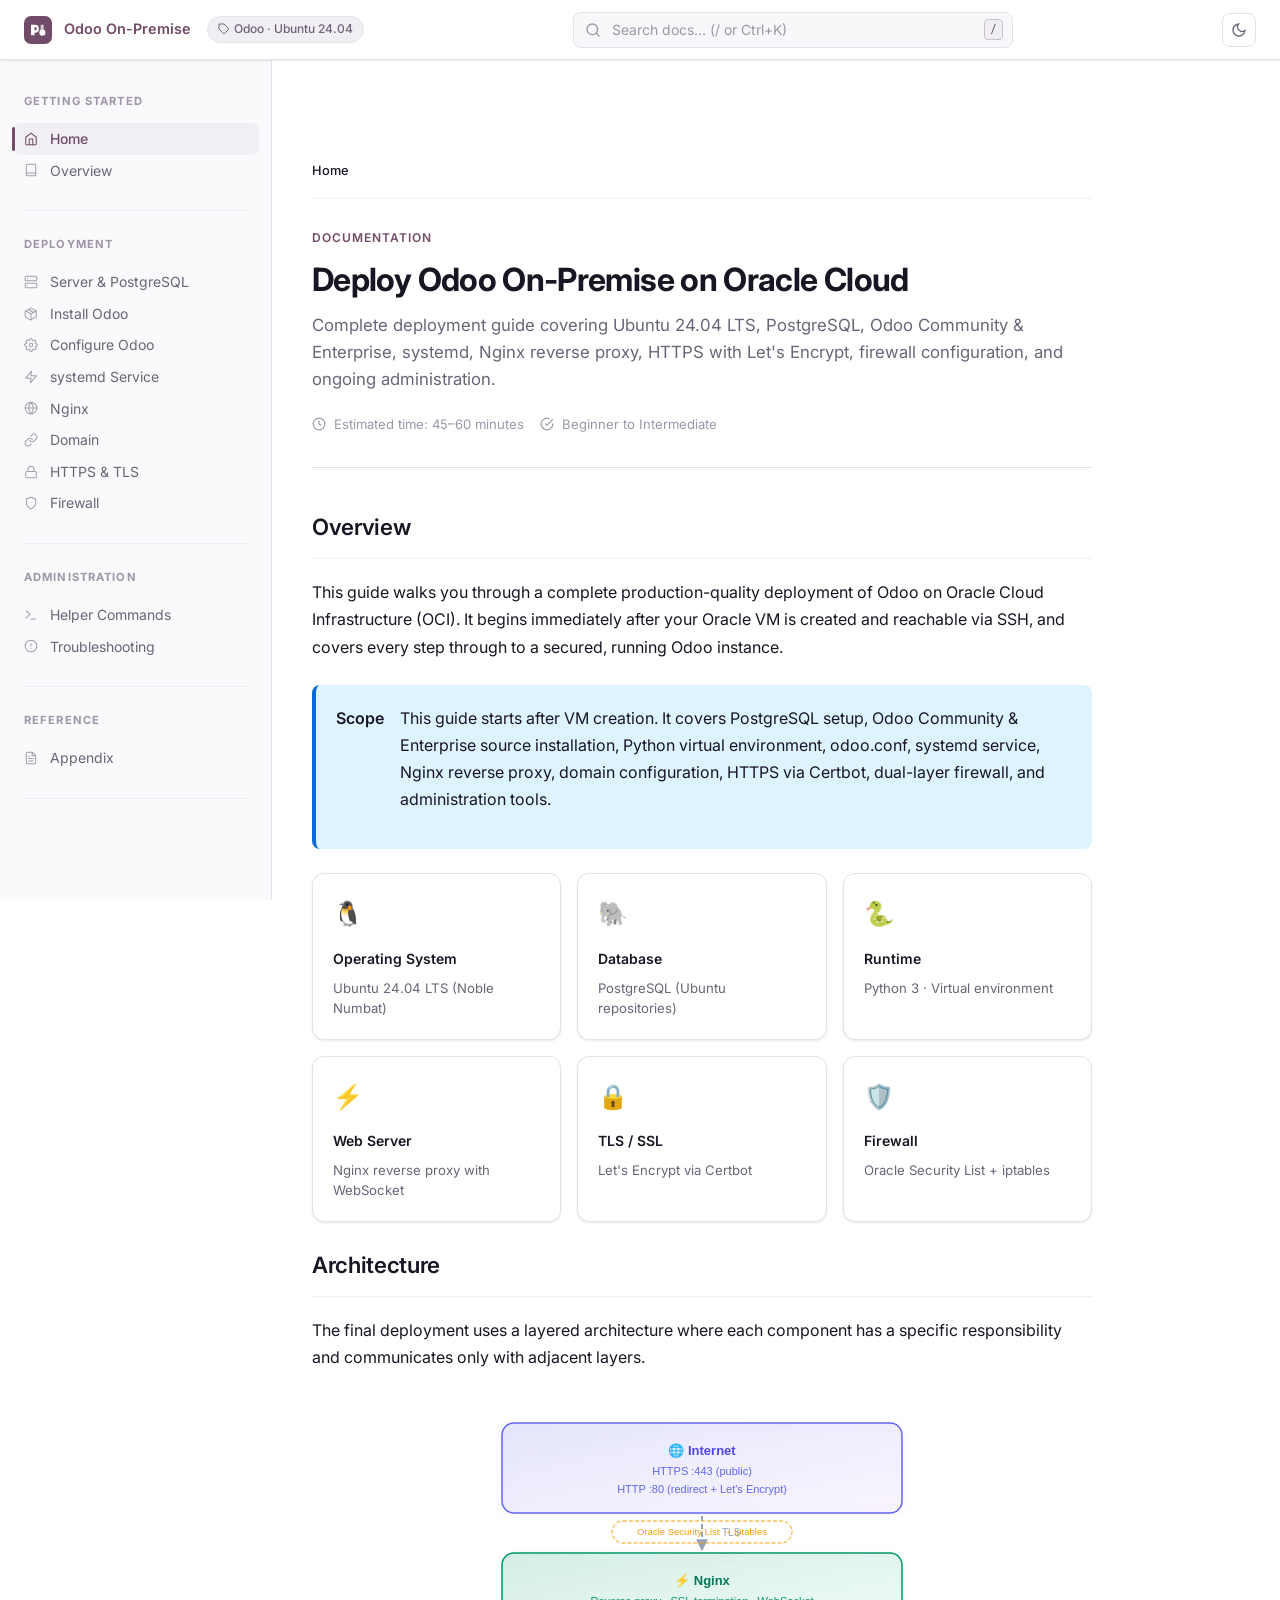
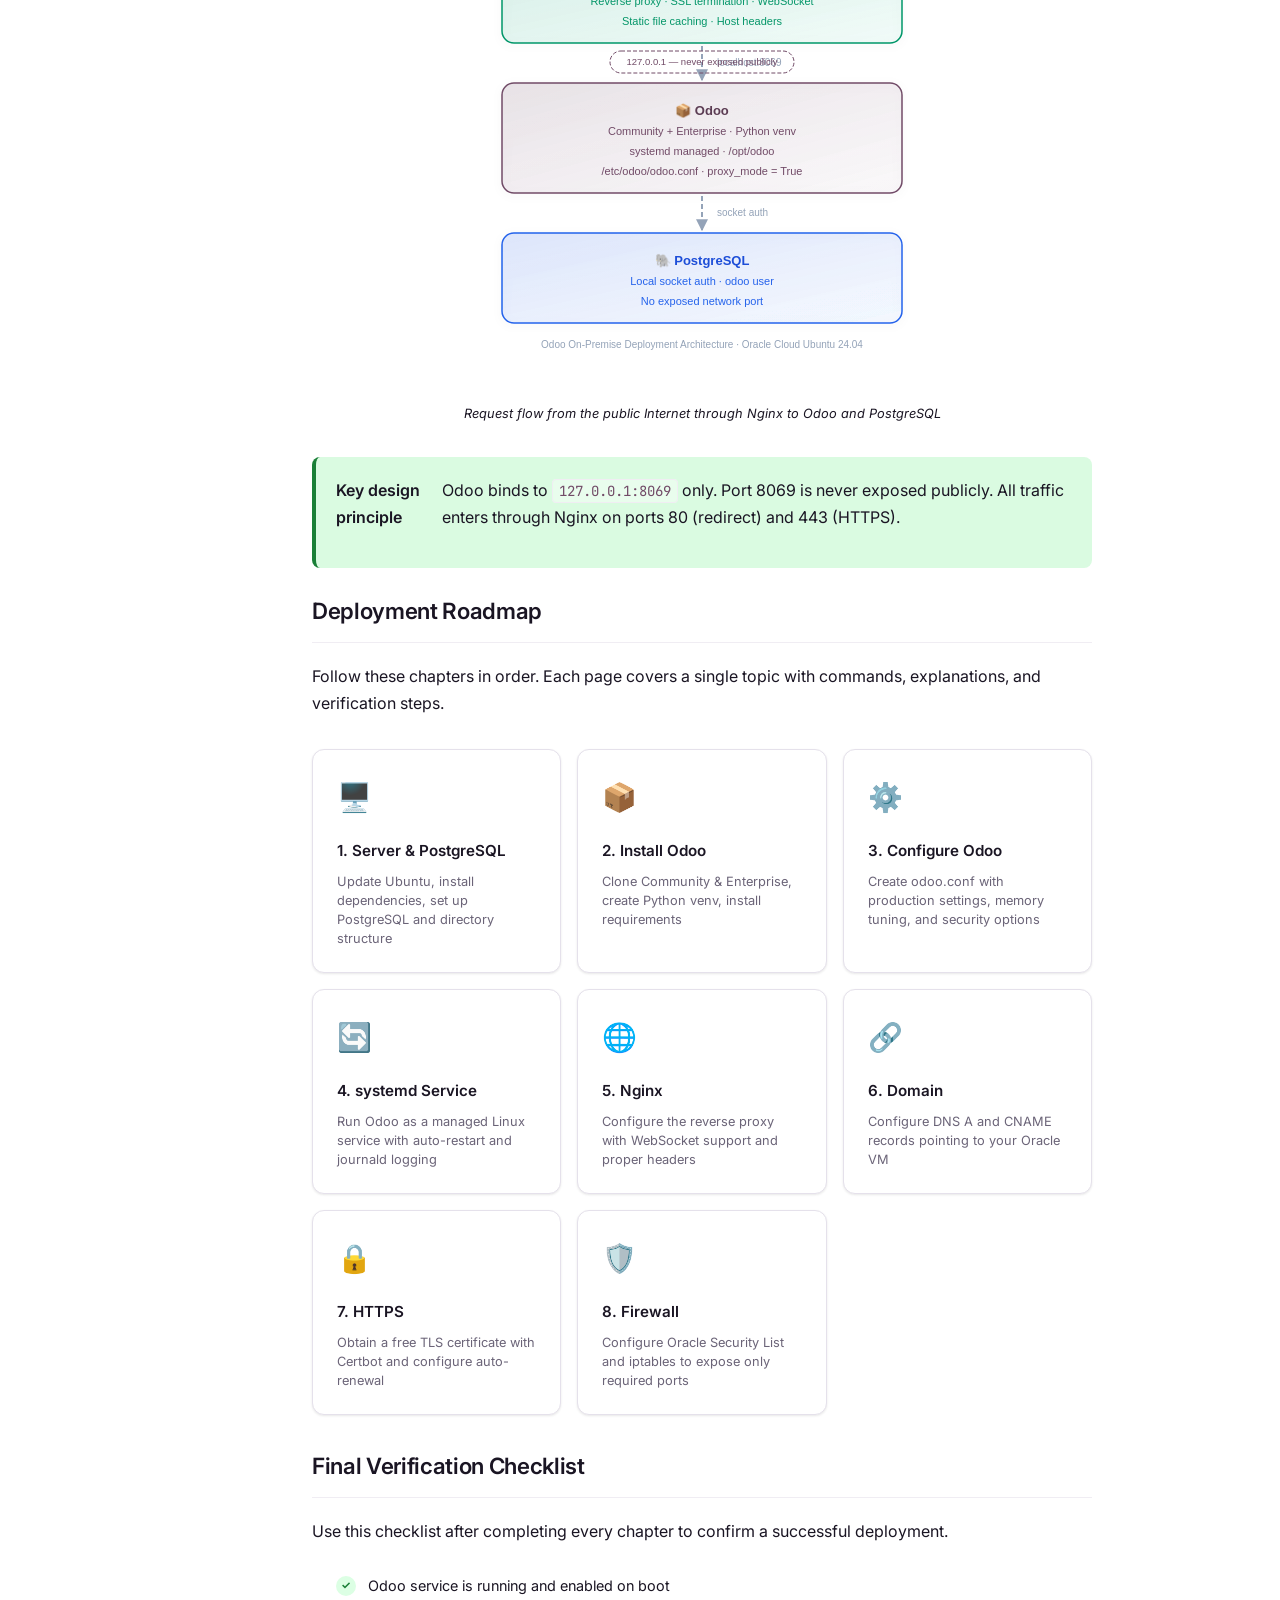
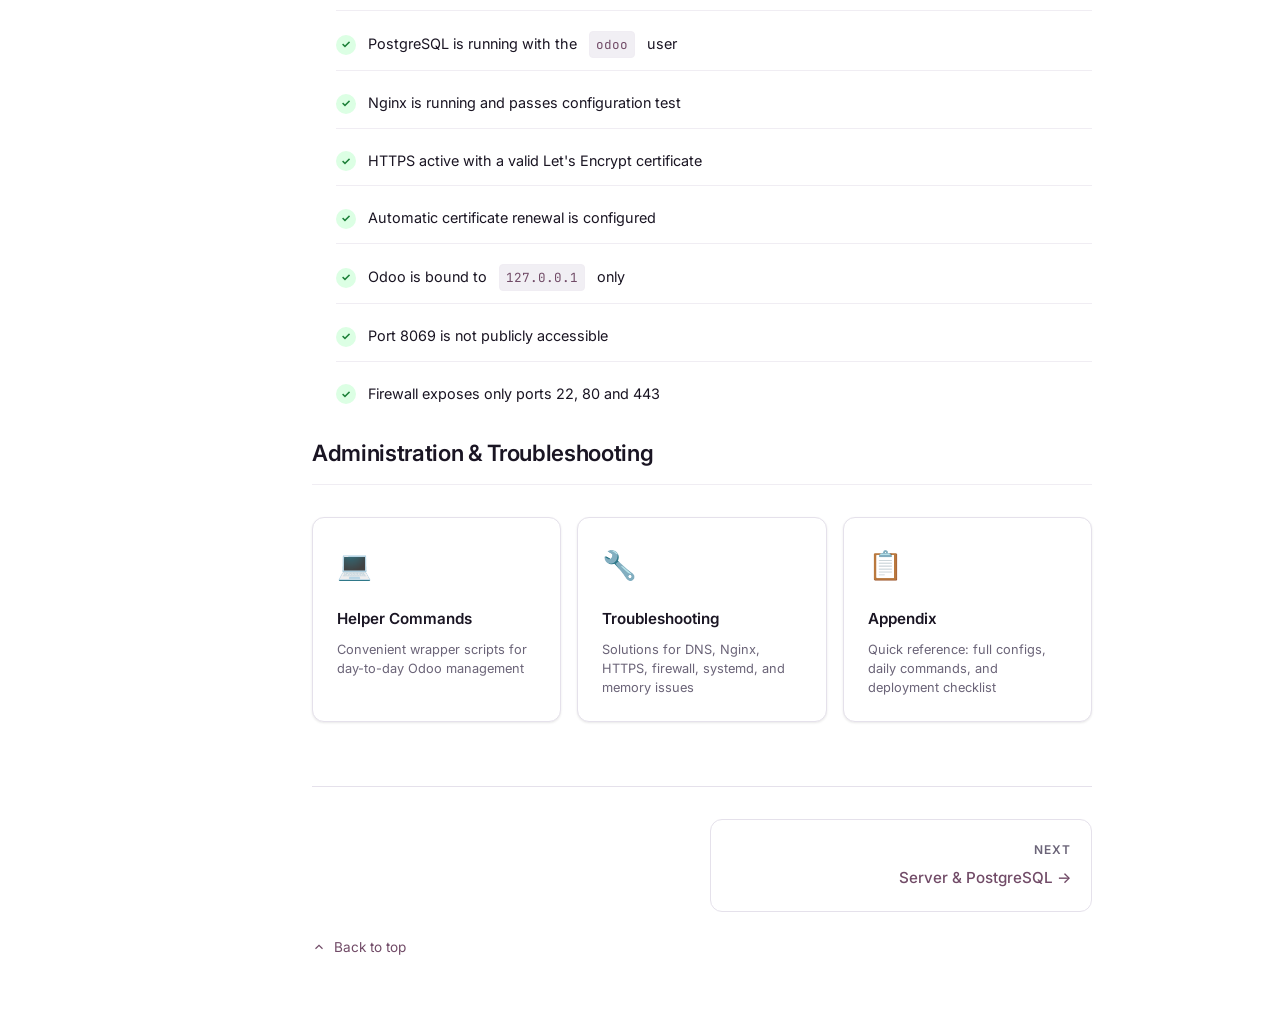
<file: index.html>
<!DOCTYPE html>
<html lang="en" data-theme="light">

<head>
  <meta charset="UTF-8">
  <meta name="viewport" content="width=device-width, initial-scale=1.0">
  <title>Odoo On-Premise Deployment — Oracle Cloud Guide</title>
  <meta name="description"
    content="Complete guide to deploying Odoo Community and Enterprise on Oracle Cloud Infrastructure with Ubuntu 24.04, PostgreSQL, Nginx, HTTPS, and systemd.">
  <meta name="keywords"
    content="Odoo, on-premise, deployment, Oracle Cloud, Ubuntu, PostgreSQL, Nginx, HTTPS, Let's Encrypt">

  <!-- Prevent FOUC for dark mode -->
  <script>
    (function () {
      var t = localStorage.getItem('odoo-docs-theme') ||
        (window.matchMedia('(prefers-color-scheme: dark)').matches ? 'dark' : 'light');
      document.documentElement.setAttribute('data-theme', t);
    })();
  </script>

  <link rel="stylesheet" href="assets/css/style.css">
  <link rel="stylesheet" href="assets/css/components.css">
  <link rel="stylesheet" href="assets/css/code.css">
  <link rel="stylesheet" href="assets/css/dark.css">

  <link rel="preconnect" href="https://fonts.googleapis.com">
  <link rel="preconnect" href="https://fonts.gstatic.com" crossorigin>
</head>

<body>

  <!-- ═══════════════════════════════════════════
     HEADER
═══════════════════════════════════════════ -->
  <header class="doc-header" role="banner">
    <button class="hamburger" aria-label="Toggle navigation" aria-expanded="false">
      <svg width="18" height="18" viewBox="0 0 24 24" fill="none" stroke="currentColor" stroke-width="2"
        stroke-linecap="round">
        <line x1="3" y1="6" x2="21" y2="6" />
        <line x1="3" y1="12" x2="21" y2="12" />
        <line x1="3" y1="18" x2="21" y2="18" />
      </svg>
    </button>

    <a class="header-brand" href="index.html" aria-label="Odoo Docs Home">
      <svg class="brand-logo" viewBox="0 0 32 32" fill="none" xmlns="http://www.w3.org/2000/svg" aria-hidden="true">
        <rect width="32" height="32" rx="8" fill="#714B67" />
        <path d="M8 22V10h4.5a4.5 4.5 0 010 9H12v3H8zm4-5.5h.5a2 2 0 000-4H12v4z" fill="white" />
        <circle cx="21" cy="19" r="3.5" fill="white" />
        <path d="M19.5 10h3v7a3.5 3.5 0 01-3.5 3.5H19V10h.5z" fill="white" opacity="0.7" />
      </svg>
      <span class="brand-title">Odoo On-Premise</span>
    </a>

    <span class="header-version">
      <svg width="12" height="12" viewBox="0 0 24 24" fill="none" stroke="currentColor" stroke-width="2"
        aria-hidden="true">
        <path d="M20.59 13.41l-7.17 7.17a2 2 0 01-2.83 0L2 12V2h10l8.59 8.59a2 2 0 010 2.82z" />
        <line x1="7" y1="7" x2="7.01" y2="7" />
      </svg>
      Odoo · Ubuntu 24.04
    </span>

    <div class="header-search">
      <div class="search-box" role="search">
        <svg class="search-icon" viewBox="0 0 24 24" fill="none" stroke="currentColor" stroke-width="2"
          stroke-linecap="round" aria-hidden="true">
          <circle cx="11" cy="11" r="8" />
          <line x1="21" y1="21" x2="16.65" y2="16.65" />
        </svg>
        <input type="search" class="search-input" placeholder="Search docs… (/ or Ctrl+K)"
          aria-label="Search documentation" autocomplete="off" spellcheck="false">
        <div class="search-shortcut" aria-hidden="true">
          <kbd>/</kbd>
        </div>
        <div class="search-results" role="listbox" aria-label="Search results"></div>
      </div>
    </div>

    <div class="header-actions">
      <button class="theme-toggle" aria-label="Toggle dark mode" title="Toggle dark mode (D)">
        <svg class="icon-moon" width="16" height="16" viewBox="0 0 24 24" fill="none" stroke="currentColor"
          stroke-width="2" stroke-linecap="round" aria-hidden="true">
          <path d="M21 12.79A9 9 0 1111.21 3 7 7 0 0021 12.79z" />
        </svg>
        <svg class="icon-sun" width="16" height="16" viewBox="0 0 24 24" fill="none" stroke="currentColor"
          stroke-width="2" stroke-linecap="round" aria-hidden="true">
          <circle cx="12" cy="12" r="5" />
          <line x1="12" y1="1" x2="12" y2="3" />
          <line x1="12" y1="21" x2="12" y2="23" />
          <line x1="4.22" y1="4.22" x2="5.64" y2="5.64" />
          <line x1="18.36" y1="18.36" x2="19.78" y2="19.78" />
          <line x1="1" y1="12" x2="3" y2="12" />
          <line x1="21" y1="12" x2="23" y2="12" />
          <line x1="4.22" y1="19.78" x2="5.64" y2="18.36" />
          <line x1="18.36" y1="5.64" x2="19.78" y2="4.22" />
        </svg>
      </button>
    </div>
  </header>

  <!-- Mobile sidebar backdrop -->
  <div class="sidebar-backdrop" aria-hidden="true"></div>

  <!-- ═══════════════════════════════════════════
     MAIN SHELL
═══════════════════════════════════════════ -->
  <div class="doc-shell">

    <!-- Sidebar -->
    <aside class="doc-sidebar" aria-label="Documentation navigation">
      <!-- Populated by navigation.js -->
    </aside>

    <!-- Main content -->
    <div class="doc-content">
      <div class="doc-content-inner">

        <!-- Article -->
        <main class="doc-article" id="main-content">

          <!-- Breadcrumbs -->
          <nav class="breadcrumbs" aria-label="Breadcrumb">
            <span class="current">Home</span>
          </nav>

          <!-- Page header -->
          <header class="page-header">
            <span class="page-category">Documentation</span>
            <h1>Deploy Odoo On&#8209;Premise on Oracle Cloud</h1>
            <p class="page-description">
              Complete deployment guide covering Ubuntu 24.04 LTS, PostgreSQL, Odoo Community &amp; Enterprise,
              systemd, Nginx reverse proxy, HTTPS with Let's Encrypt, firewall configuration, and ongoing
              administration.
            </p>
            <div class="page-meta">
              <span class="meta-item">
                <svg width="14" height="14" viewBox="0 0 24 24" fill="none" stroke="currentColor" stroke-width="2"
                  aria-hidden="true">
                  <circle cx="12" cy="12" r="10" />
                  <polyline points="12 6 12 12 16 14" />
                </svg>
                Estimated time: 45–60 minutes
              </span>
              <span class="meta-item">
                <svg width="14" height="14" viewBox="0 0 24 24" fill="none" stroke="currentColor" stroke-width="2"
                  aria-hidden="true">
                  <path d="M22 11.08V12a10 10 0 11-5.93-9.14" />
                  <polyline points="22 4 12 14.01 9 11.01" />
                </svg>
                Beginner to Intermediate
              </span>
            </div>
          </header>

          <!-- Overview section -->
          <section id="overview">
            <h2>Overview</h2>
            <p>
              This guide walks you through a complete production-quality deployment of Odoo on
              Oracle Cloud Infrastructure (OCI). It begins immediately after your Oracle VM is
              created and reachable via SSH, and covers every step through to a secured, running Odoo instance.
            </p>

            <div class="note">
              <strong>Scope</strong>
              <p>
                This guide starts after VM creation. It covers PostgreSQL setup, Odoo Community &amp; Enterprise
                source installation, Python virtual environment, odoo.conf, systemd service, Nginx reverse proxy,
                domain configuration, HTTPS via Certbot, dual-layer firewall, and administration tools.
              </p>
            </div>

            <div class="card-grid">
              <div class="card">
                <div class="card-icon">🐧</div>
                <div class="card-title">Operating System</div>
                <div class="card-desc">Ubuntu 24.04 LTS (Noble Numbat)</div>
              </div>
              <div class="card">
                <div class="card-icon">🐘</div>
                <div class="card-title">Database</div>
                <div class="card-desc">PostgreSQL (Ubuntu repositories)</div>
              </div>
              <div class="card">
                <div class="card-icon">🐍</div>
                <div class="card-title">Runtime</div>
                <div class="card-desc">Python 3 · Virtual environment</div>
              </div>
              <div class="card">
                <div class="card-icon">⚡</div>
                <div class="card-title">Web Server</div>
                <div class="card-desc">Nginx reverse proxy with WebSocket</div>
              </div>
              <div class="card">
                <div class="card-icon">🔒</div>
                <div class="card-title">TLS / SSL</div>
                <div class="card-desc">Let's Encrypt via Certbot</div>
              </div>
              <div class="card">
                <div class="card-icon">🛡️</div>
                <div class="card-title">Firewall</div>
                <div class="card-desc">Oracle Security List + iptables</div>
              </div>
            </div>
          </section>

          <!-- Architecture section -->
          <section id="architecture">
            <h2>Architecture</h2>
            <p>
              The final deployment uses a layered architecture where each component has a specific
              responsibility and communicates only with adjacent layers.
            </p>

            <div class="diagram-container">
              <img src="assets/diagrams/architecture.svg"
                alt="Architecture diagram: Internet → HTTPS → Nginx → Odoo → PostgreSQL"
                style="max-width:520px; width:100%;">
              <p class="diagram-caption">Request flow from the public Internet through Nginx to Odoo and PostgreSQL</p>
            </div>

            <div class="tip">
              <strong>Key design principle</strong>
              <p>
                Odoo binds to <code>127.0.0.1:8069</code> only. Port 8069 is never exposed publicly.
                All traffic enters through Nginx on ports 80 (redirect) and 443 (HTTPS).
              </p>
            </div>
          </section>

          <!-- Deployment Roadmap -->
          <section id="deployment">
            <h2>Deployment Roadmap</h2>
            <p>Follow these chapters in order. Each page covers a single topic with commands, explanations, and
              verification steps.</p>

            <div class="nav-card-grid">
              <a class="nav-card" href="pages/installation.html">
                <div class="nav-card-icon">🖥️</div>
                <div class="nav-card-title">1. Server &amp; PostgreSQL</div>
                <div class="nav-card-desc">Update Ubuntu, install dependencies, set up PostgreSQL and directory
                  structure</div>
              </a>
              <a class="nav-card" href="pages/odoo.html">
                <div class="nav-card-icon">📦</div>
                <div class="nav-card-title">2. Install Odoo</div>
                <div class="nav-card-desc">Clone Community &amp; Enterprise, create Python venv, install requirements
                </div>
              </a>
              <a class="nav-card" href="pages/configuration.html">
                <div class="nav-card-icon">⚙️</div>
                <div class="nav-card-title">3. Configure Odoo</div>
                <div class="nav-card-desc">Create odoo.conf with production settings, memory tuning, and security
                  options</div>
              </a>
              <a class="nav-card" href="pages/systemd.html">
                <div class="nav-card-icon">🔄</div>
                <div class="nav-card-title">4. systemd Service</div>
                <div class="nav-card-desc">Run Odoo as a managed Linux service with auto-restart and journald logging
                </div>
              </a>
              <a class="nav-card" href="pages/nginx.html">
                <div class="nav-card-icon">🌐</div>
                <div class="nav-card-title">5. Nginx</div>
                <div class="nav-card-desc">Configure the reverse proxy with WebSocket support and proper headers</div>
              </a>
              <a class="nav-card" href="pages/domain.html">
                <div class="nav-card-icon">🔗</div>
                <div class="nav-card-title">6. Domain</div>
                <div class="nav-card-desc">Configure DNS A and CNAME records pointing to your Oracle VM</div>
              </a>
              <a class="nav-card" href="pages/https.html">
                <div class="nav-card-icon">🔒</div>
                <div class="nav-card-title">7. HTTPS</div>
                <div class="nav-card-desc">Obtain a free TLS certificate with Certbot and configure auto-renewal</div>
              </a>
              <a class="nav-card" href="pages/firewall.html">
                <div class="nav-card-icon">🛡️</div>
                <div class="nav-card-title">8. Firewall</div>
                <div class="nav-card-desc">Configure Oracle Security List and iptables to expose only required ports
                </div>
              </a>
            </div>
          </section>

          <!-- Verification -->
          <section id="verification">
            <h2>Final Verification Checklist</h2>
            <p>Use this checklist after completing every chapter to confirm a successful deployment.</p>

            <ul class="verify-list">
              <li><span class="tick">✓</span> Odoo service is running and enabled on boot</li>
              <li><span class="tick">✓</span> PostgreSQL is running with the <code>odoo</code> user</li>
              <li><span class="tick">✓</span> Nginx is running and passes configuration test</li>
              <li><span class="tick">✓</span> HTTPS active with a valid Let's Encrypt certificate</li>
              <li><span class="tick">✓</span> Automatic certificate renewal is configured</li>
              <li><span class="tick">✓</span> Odoo is bound to <code>127.0.0.1</code> only</li>
              <li><span class="tick">✓</span> Port 8069 is not publicly accessible</li>
              <li><span class="tick">✓</span> Firewall exposes only ports 22, 80 and 443</li>
            </ul>
          </section>

          <!-- Administration -->
          <section id="administration">
            <h2>Administration &amp; Troubleshooting</h2>

            <div class="nav-card-grid">
              <a class="nav-card" href="pages/helper-commands.html">
                <div class="nav-card-icon">💻</div>
                <div class="nav-card-title">Helper Commands</div>
                <div class="nav-card-desc">Convenient wrapper scripts for day-to-day Odoo management</div>
              </a>
              <a class="nav-card" href="pages/troubleshooting.html">
                <div class="nav-card-icon">🔧</div>
                <div class="nav-card-title">Troubleshooting</div>
                <div class="nav-card-desc">Solutions for DNS, Nginx, HTTPS, firewall, systemd, and memory issues</div>
              </a>
              <a class="nav-card" href="pages/appendix.html">
                <div class="nav-card-icon">📋</div>
                <div class="nav-card-title">Appendix</div>
                <div class="nav-card-desc">Quick reference: full configs, daily commands, and deployment checklist</div>
              </a>
            </div>
          </section>

          <!-- Footer nav -->
          <nav class="page-nav" aria-label="Page navigation">
            <a class="page-nav-item next" href="pages/installation.html">
              <span class="nav-label">Next</span>
              <span class="nav-title">Server &amp; PostgreSQL →</span>
            </a>
          </nav>

          <a class="back-to-top" href="#main-content">
            <svg width="14" height="14" viewBox="0 0 24 24" fill="none" stroke="currentColor" stroke-width="2"
              aria-hidden="true">
              <polyline points="18 15 12 9 6 15" />
            </svg>
            Back to top
          </a>

        </main>

        <!-- TOC -->
        <div class="doc-toc-column" aria-label="Page table of contents"></div>

      </div><!-- /.doc-content-inner -->
    </div><!-- /.doc-content -->

  </div><!-- /.doc-shell -->

  <!-- Scripts — darkmode first to prevent flash -->
  <script src="assets/js/darkmode.js"></script>
  <script src="assets/js/navigation.js"></script>
  <script src="assets/js/toc.js"></script>
  <script src="assets/js/search.js"></script>
  <script src="assets/js/app.js"></script>

</body>

</html>
</file>
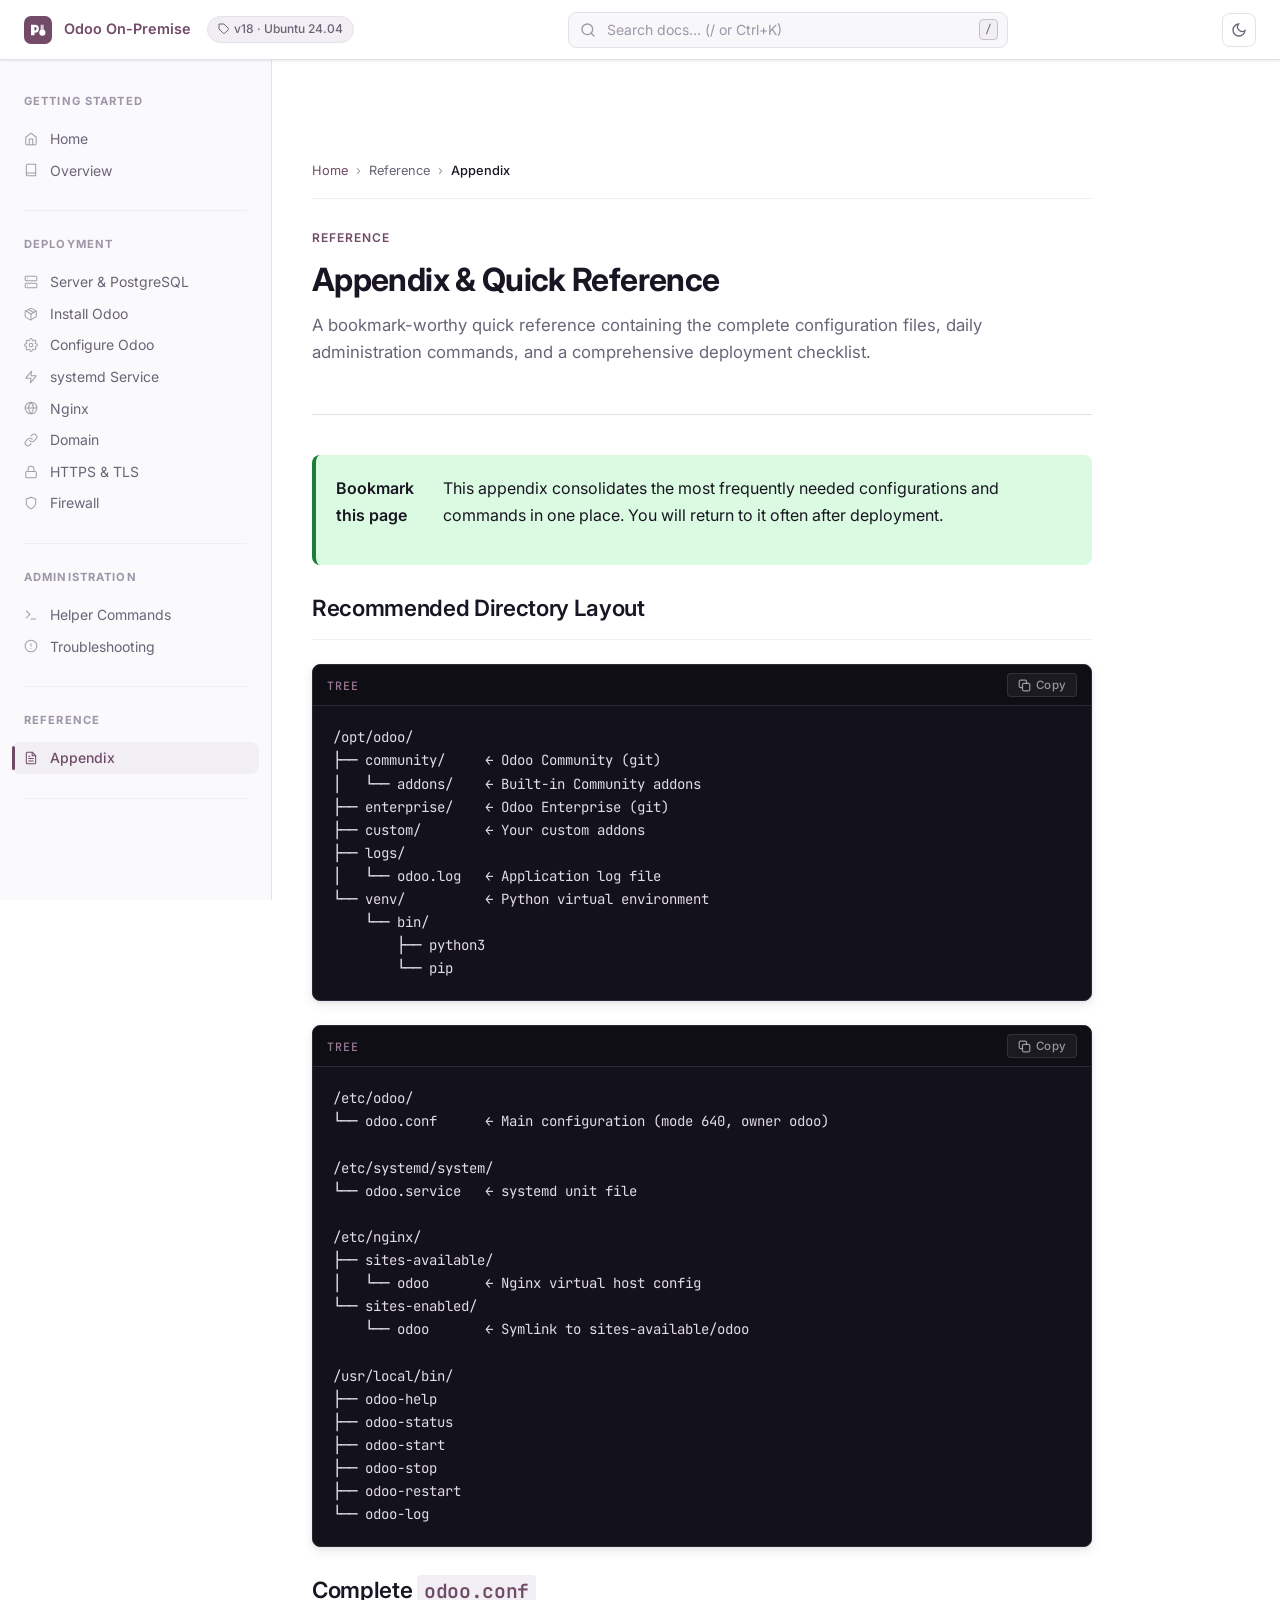
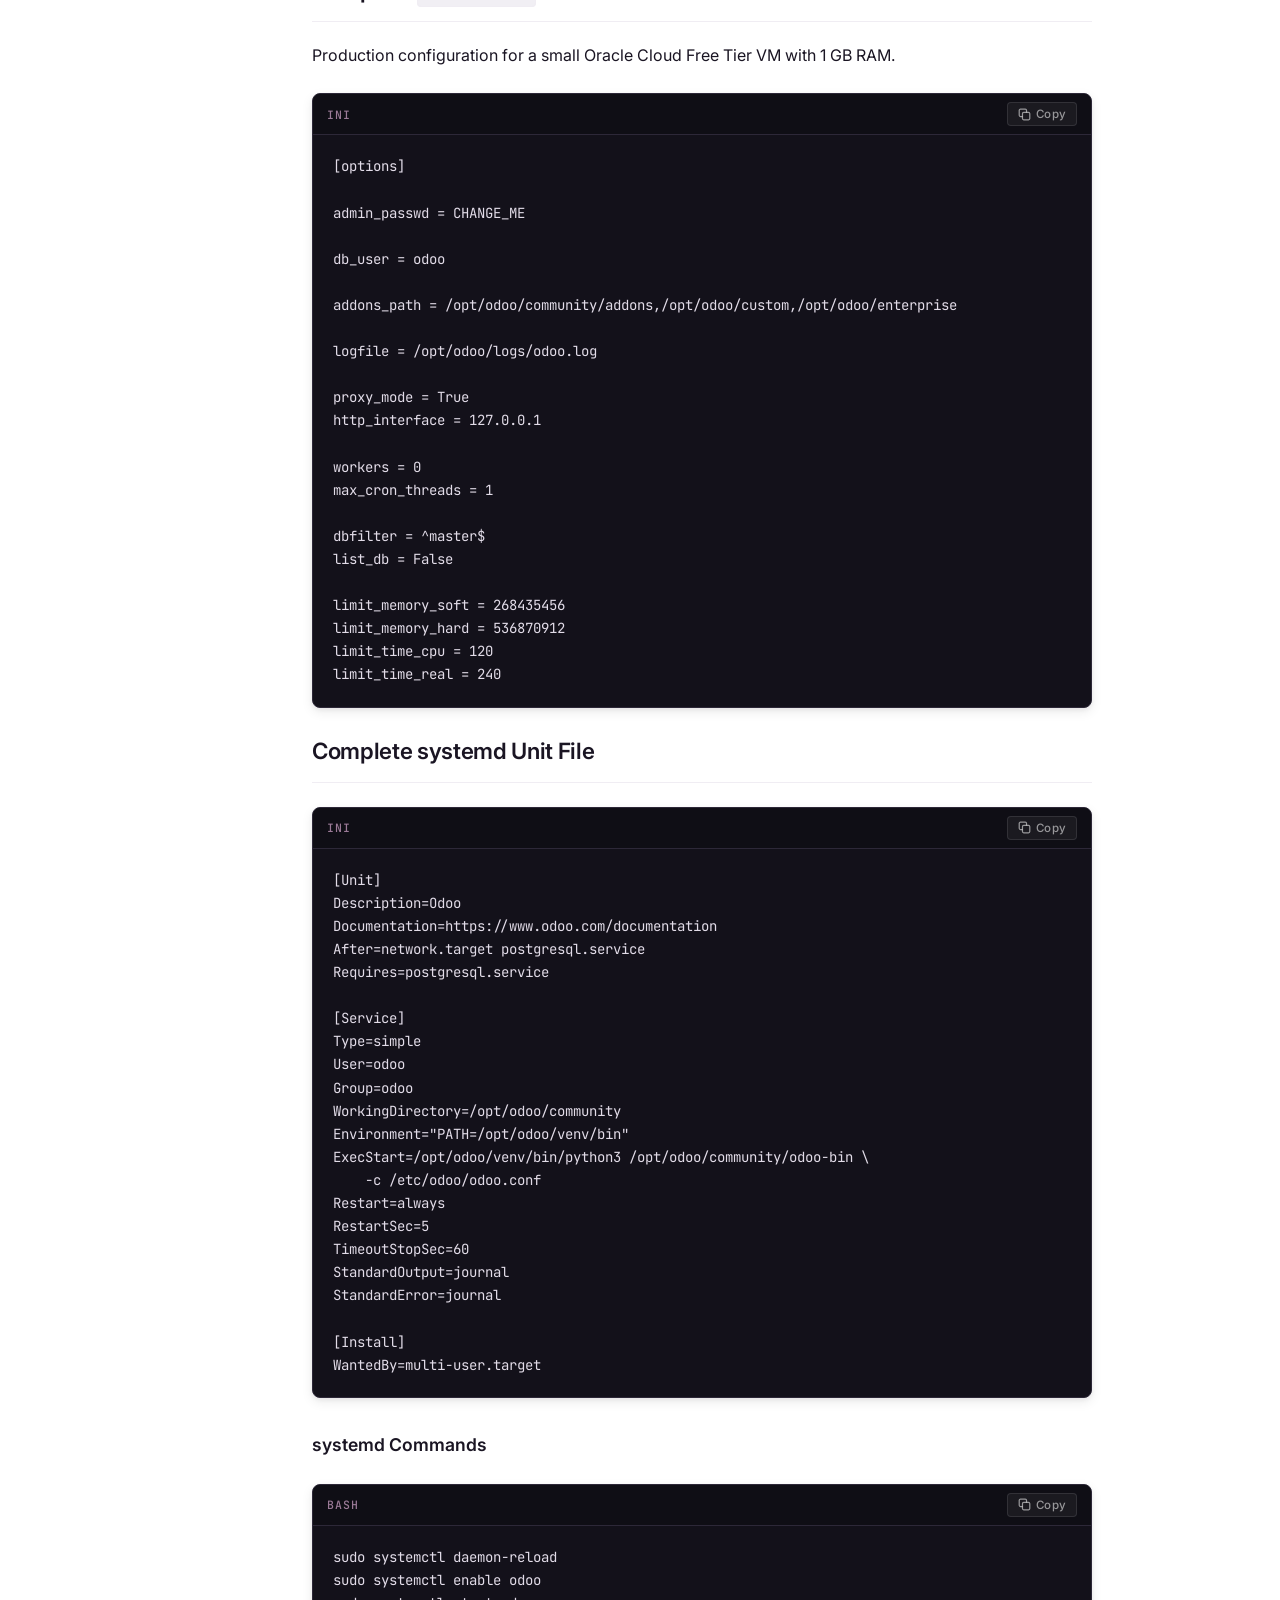
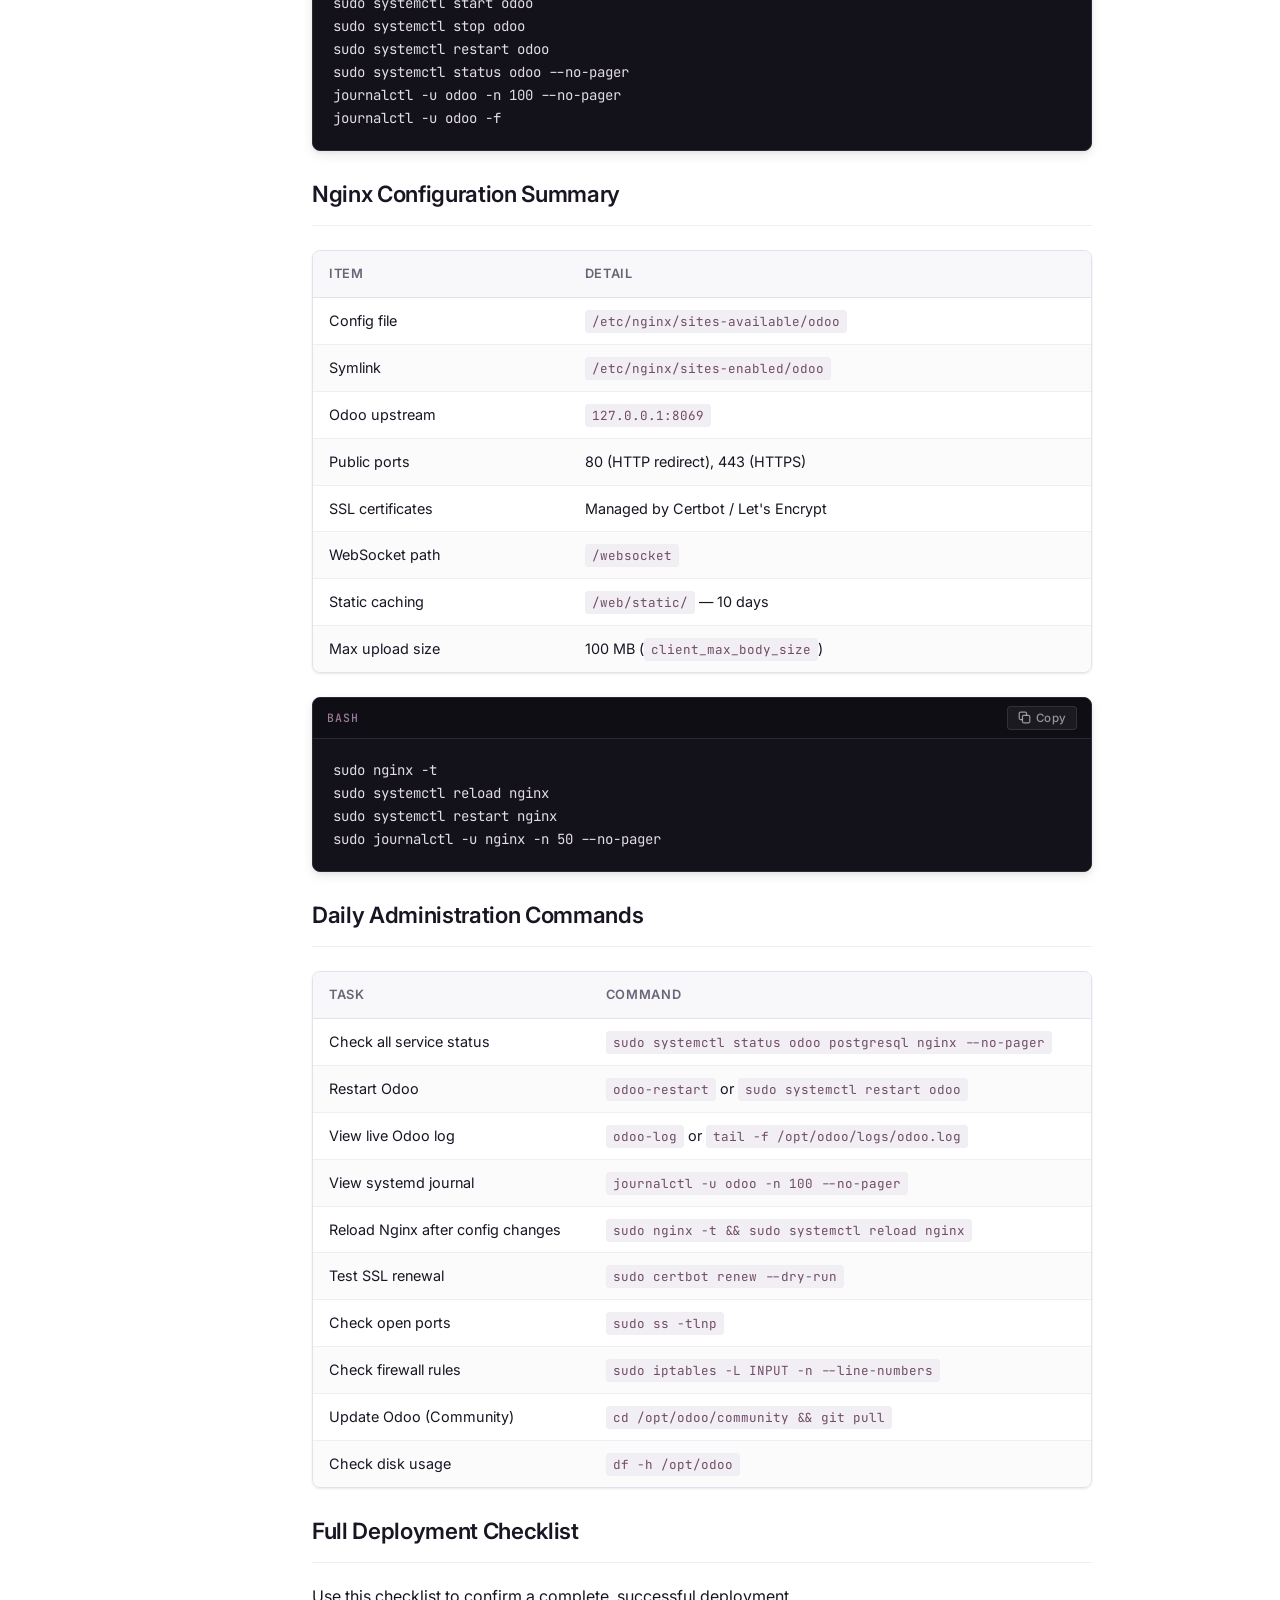
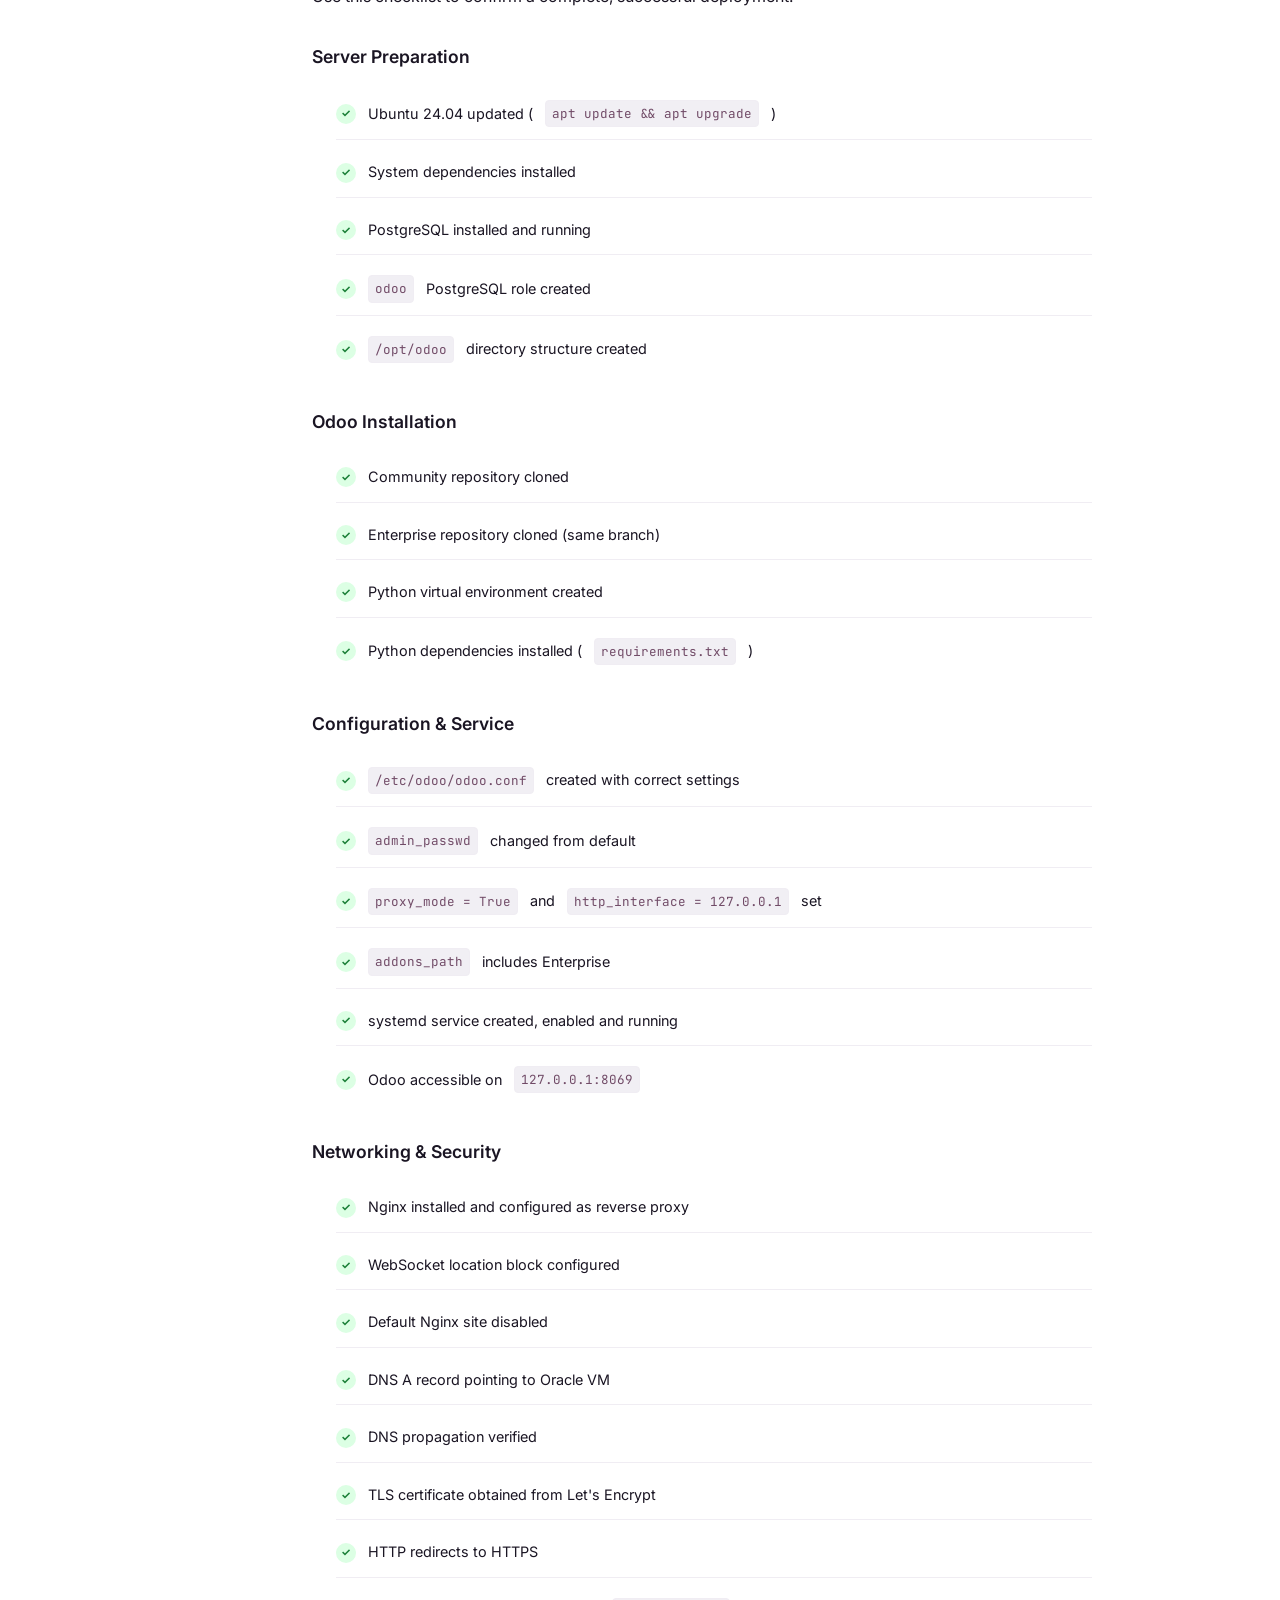
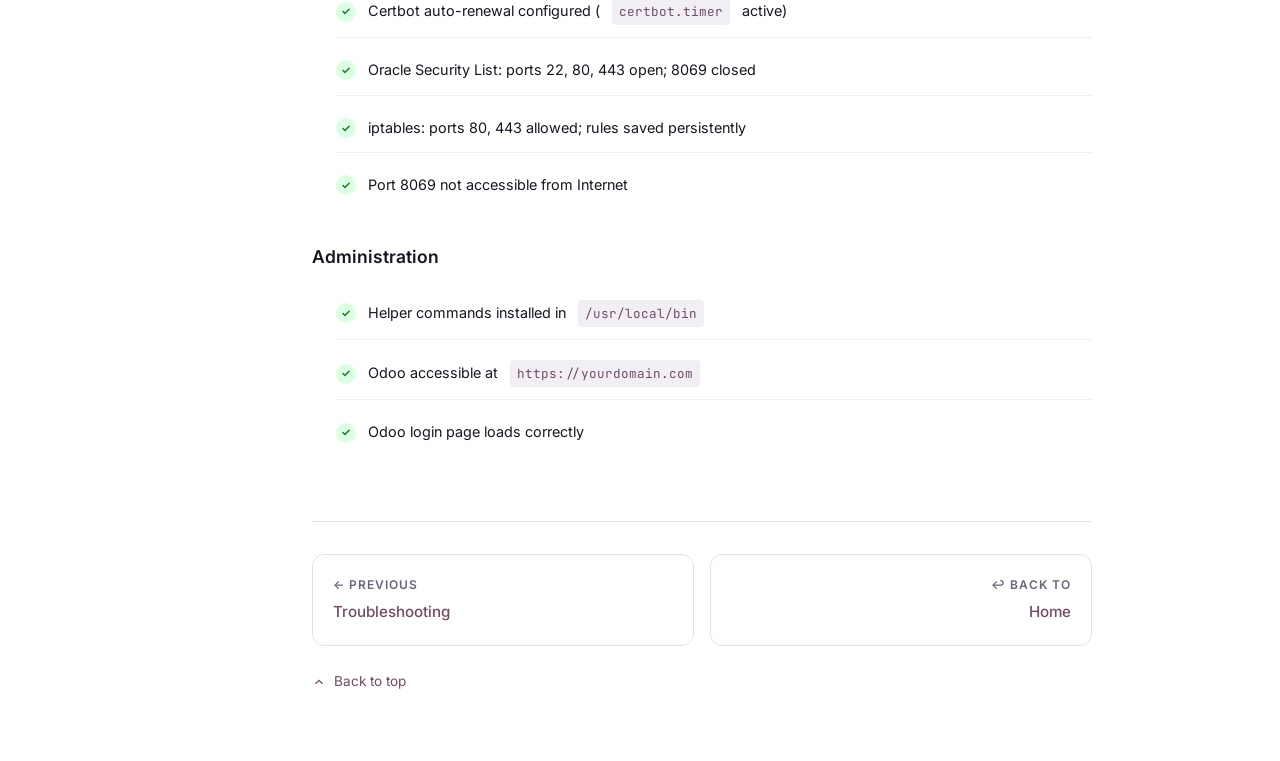
<file: pages/appendix.html>
<!DOCTYPE html>
<html lang="en" data-theme="light">
<head>
  <meta charset="UTF-8">
  <meta name="viewport" content="width=device-width, initial-scale=1.0">
  <title>Appendix &amp; Quick Reference — Odoo On-Premise</title>
  <meta name="description" content="Quick reference for Odoo on-premise deployments: complete odoo.conf, systemd commands, Nginx summary, daily admin commands, and full deployment checklist.">
  <script>(function(){var t=localStorage.getItem('odoo-docs-theme')||(window.matchMedia('(prefers-color-scheme: dark)').matches?'dark':'light');document.documentElement.setAttribute('data-theme',t);})();</script>
  <link rel="stylesheet" href="../assets/css/style.css">
  <link rel="stylesheet" href="../assets/css/components.css">
  <link rel="stylesheet" href="../assets/css/code.css">
  <link rel="stylesheet" href="../assets/css/dark.css">
</head>
<body>
<header class="doc-header" role="banner">
  <button class="hamburger" aria-label="Toggle navigation" aria-expanded="false"><svg width="18" height="18" viewBox="0 0 24 24" fill="none" stroke="currentColor" stroke-width="2" stroke-linecap="round"><line x1="3" y1="6" x2="21" y2="6"/><line x1="3" y1="12" x2="21" y2="12"/><line x1="3" y1="18" x2="21" y2="18"/></svg></button>
  <a class="header-brand" href="../index.html" aria-label="Odoo Docs Home"><svg class="brand-logo" viewBox="0 0 32 32" fill="none" xmlns="http://www.w3.org/2000/svg" aria-hidden="true"><rect width="32" height="32" rx="8" fill="#714B67"/><path d="M8 22V10h4.5a4.5 4.5 0 010 9H12v3H8zm4-5.5h.5a2 2 0 000-4H12v4z" fill="white"/><circle cx="21" cy="19" r="3.5" fill="white"/><path d="M19.5 10h3v7a3.5 3.5 0 01-3.5 3.5H19V10h.5z" fill="white" opacity="0.7"/></svg><span class="brand-title">Odoo On-Premise</span></a>
  <span class="header-version"><svg width="12" height="12" viewBox="0 0 24 24" fill="none" stroke="currentColor" stroke-width="2" aria-hidden="true"><path d="M20.59 13.41l-7.17 7.17a2 2 0 01-2.83 0L2 12V2h10l8.59 8.59a2 2 0 010 2.82z"/><line x1="7" y1="7" x2="7.01" y2="7"/></svg>v18 · Ubuntu 24.04</span>
  <div class="header-search"><div class="search-box" role="search"><svg class="search-icon" viewBox="0 0 24 24" fill="none" stroke="currentColor" stroke-width="2" stroke-linecap="round" aria-hidden="true"><circle cx="11" cy="11" r="8"/><line x1="21" y1="21" x2="16.65" y2="16.65"/></svg><input type="search" class="search-input" placeholder="Search docs… (/ or Ctrl+K)" aria-label="Search documentation" autocomplete="off" spellcheck="false"><div class="search-shortcut" aria-hidden="true"><kbd>/</kbd></div><div class="search-results" role="listbox" aria-label="Search results"></div></div></div>
  <div class="header-actions"><button class="theme-toggle" aria-label="Toggle dark mode" title="Toggle dark mode (D)"><svg class="icon-moon" width="16" height="16" viewBox="0 0 24 24" fill="none" stroke="currentColor" stroke-width="2" stroke-linecap="round" aria-hidden="true"><path d="M21 12.79A9 9 0 1111.21 3 7 7 0 0021 12.79z"/></svg><svg class="icon-sun" width="16" height="16" viewBox="0 0 24 24" fill="none" stroke="currentColor" stroke-width="2" stroke-linecap="round" aria-hidden="true"><circle cx="12" cy="12" r="5"/><line x1="12" y1="1" x2="12" y2="3"/><line x1="12" y1="21" x2="12" y2="23"/><line x1="4.22" y1="4.22" x2="5.64" y2="5.64"/><line x1="18.36" y1="18.36" x2="19.78" y2="19.78"/><line x1="1" y1="12" x2="3" y2="12"/><line x1="21" y1="12" x2="23" y2="12"/><line x1="4.22" y1="19.78" x2="5.64" y2="18.36"/><line x1="18.36" y1="5.64" x2="19.78" y2="4.22"/></svg></button></div>
</header>
<div class="sidebar-backdrop" aria-hidden="true"></div>
<div class="doc-shell">
  <aside class="doc-sidebar" aria-label="Documentation navigation"></aside>
  <div class="doc-content">
    <div class="doc-content-inner">
      <main class="doc-article" id="main-content">

        <nav class="breadcrumbs" aria-label="Breadcrumb">
          <a href="../index.html">Home</a><span class="sep" aria-hidden="true">›</span>
          <span>Reference</span><span class="sep" aria-hidden="true">›</span>
          <span class="current">Appendix</span>
        </nav>

        <header class="page-header">
          <span class="page-category">Reference</span>
          <h1>Appendix &amp; Quick Reference</h1>
          <p class="page-description">
            A bookmark-worthy quick reference containing the complete configuration files,
            daily administration commands, and a comprehensive deployment checklist.
          </p>
        </header>

        <div class="tip">
          <strong>Bookmark this page</strong>
          <p>This appendix consolidates the most frequently needed configurations and commands in one place. You will return to it often after deployment.</p>
        </div>

        <!-- Directory layout -->
        <section id="layout">
          <h2>Recommended Directory Layout</h2>

<div class="code-block"><div class="code-header"><span class="code-lang">tree</span><button type="button" class="copy-btn" aria-label="Copy code to clipboard" title="Copy code" onclick="copyCode(this)"><svg viewBox="0 0 16 16" fill="none" stroke="currentColor" stroke-width="1.5" aria-hidden="true"><rect x="5.5" y="5.5" width="9" height="9" rx="1.5"/><path d="M10.5 5.5V3A1.5 1.5 0 009 1.5H3A1.5 1.5 0 001.5 3v6A1.5 1.5 0 003 10.5h2.5"/></svg><span class="copy-label">Copy</span></button></div><pre>/opt/odoo/
├── community/     ← Odoo Community (git)
│   └── addons/    ← Built-in Community addons
├── enterprise/    ← Odoo Enterprise (git)
├── custom/        ← Your custom addons
├── logs/
│   └── odoo.log   ← Application log file
└── venv/          ← Python virtual environment
    └── bin/
        ├── python3
        └── pip</pre></div>

<div class="code-block"><div class="code-header"><span class="code-lang">tree</span><button type="button" class="copy-btn" aria-label="Copy code to clipboard" title="Copy code" onclick="copyCode(this)"><svg viewBox="0 0 16 16" fill="none" stroke="currentColor" stroke-width="1.5" aria-hidden="true"><rect x="5.5" y="5.5" width="9" height="9" rx="1.5"/><path d="M10.5 5.5V3A1.5 1.5 0 009 1.5H3A1.5 1.5 0 001.5 3v6A1.5 1.5 0 003 10.5h2.5"/></svg><span class="copy-label">Copy</span></button></div><pre>/etc/odoo/
└── odoo.conf      ← Main configuration (mode 640, owner odoo)

/etc/systemd/system/
└── odoo.service   ← systemd unit file

/etc/nginx/
├── sites-available/
│   └── odoo       ← Nginx virtual host config
└── sites-enabled/
    └── odoo       ← Symlink to sites-available/odoo

/usr/local/bin/
├── odoo-help
├── odoo-status
├── odoo-start
├── odoo-stop
├── odoo-restart
└── odoo-log</pre></div>
        </section>

        <!-- odoo.conf -->
        <section id="conf">
          <h2>Complete <code>odoo.conf</code></h2>
          <p>Production configuration for a small Oracle Cloud Free Tier VM with 1 GB RAM.</p>

<div class="code-block"><div class="code-header"><span class="code-lang">ini</span><button type="button" class="copy-btn" aria-label="Copy code to clipboard" title="Copy code" onclick="copyCode(this)"><svg viewBox="0 0 16 16" fill="none" stroke="currentColor" stroke-width="1.5" aria-hidden="true"><rect x="5.5" y="5.5" width="9" height="9" rx="1.5"/><path d="M10.5 5.5V3A1.5 1.5 0 009 1.5H3A1.5 1.5 0 001.5 3v6A1.5 1.5 0 003 10.5h2.5"/></svg><span class="copy-label">Copy</span></button></div><pre>[options]

admin_passwd = CHANGE_ME

db_user = odoo

addons_path = /opt/odoo/community/addons,/opt/odoo/custom,/opt/odoo/enterprise

logfile = /opt/odoo/logs/odoo.log

proxy_mode = True
http_interface = 127.0.0.1

workers = 0
max_cron_threads = 1

dbfilter = ^master$
list_db = False

limit_memory_soft = 268435456
limit_memory_hard = 536870912
limit_time_cpu = 120
limit_time_real = 240</pre></div>
        </section>

        <!-- systemd service -->
        <section id="service">
          <h2>Complete systemd Unit File</h2>

<div class="code-block"><div class="code-header"><span class="code-lang">ini</span><button type="button" class="copy-btn" aria-label="Copy code to clipboard" title="Copy code" onclick="copyCode(this)"><svg viewBox="0 0 16 16" fill="none" stroke="currentColor" stroke-width="1.5" aria-hidden="true"><rect x="5.5" y="5.5" width="9" height="9" rx="1.5"/><path d="M10.5 5.5V3A1.5 1.5 0 009 1.5H3A1.5 1.5 0 001.5 3v6A1.5 1.5 0 003 10.5h2.5"/></svg><span class="copy-label">Copy</span></button></div><pre>[Unit]
Description=Odoo
Documentation=https://www.odoo.com/documentation
After=network.target postgresql.service
Requires=postgresql.service

[Service]
Type=simple
User=odoo
Group=odoo
WorkingDirectory=/opt/odoo/community
Environment="PATH=/opt/odoo/venv/bin"
ExecStart=/opt/odoo/venv/bin/python3 /opt/odoo/community/odoo-bin \
    -c /etc/odoo/odoo.conf
Restart=always
RestartSec=5
TimeoutStopSec=60
StandardOutput=journal
StandardError=journal

[Install]
WantedBy=multi-user.target</pre></div>

          <h3>systemd Commands</h3>
<div class="code-block"><div class="code-header"><span class="code-lang">bash</span><button type="button" class="copy-btn" aria-label="Copy code to clipboard" title="Copy code" onclick="copyCode(this)"><svg viewBox="0 0 16 16" fill="none" stroke="currentColor" stroke-width="1.5" aria-hidden="true"><rect x="5.5" y="5.5" width="9" height="9" rx="1.5"/><path d="M10.5 5.5V3A1.5 1.5 0 009 1.5H3A1.5 1.5 0 001.5 3v6A1.5 1.5 0 003 10.5h2.5"/></svg><span class="copy-label">Copy</span></button></div><pre>sudo systemctl daemon-reload
sudo systemctl enable odoo
sudo systemctl start odoo
sudo systemctl stop odoo
sudo systemctl restart odoo
sudo systemctl status odoo --no-pager
journalctl -u odoo -n 100 --no-pager
journalctl -u odoo -f</pre></div>
        </section>

        <!-- Nginx -->
        <section id="nginx">
          <h2>Nginx Configuration Summary</h2>

          <div class="table-wrapper">
            <table>
              <thead><tr><th>Item</th><th>Detail</th></tr></thead>
              <tbody>
                <tr><td>Config file</td><td><code>/etc/nginx/sites-available/odoo</code></td></tr>
                <tr><td>Symlink</td><td><code>/etc/nginx/sites-enabled/odoo</code></td></tr>
                <tr><td>Odoo upstream</td><td><code>127.0.0.1:8069</code></td></tr>
                <tr><td>Public ports</td><td>80 (HTTP redirect), 443 (HTTPS)</td></tr>
                <tr><td>SSL certificates</td><td>Managed by Certbot / Let's Encrypt</td></tr>
                <tr><td>WebSocket path</td><td><code>/websocket</code></td></tr>
                <tr><td>Static caching</td><td><code>/web/static/</code> — 10 days</td></tr>
                <tr><td>Max upload size</td><td>100 MB (<code>client_max_body_size</code>)</td></tr>
              </tbody>
            </table>
          </div>

<div class="code-block"><div class="code-header"><span class="code-lang">bash</span><button type="button" class="copy-btn" aria-label="Copy code to clipboard" title="Copy code" onclick="copyCode(this)"><svg viewBox="0 0 16 16" fill="none" stroke="currentColor" stroke-width="1.5" aria-hidden="true"><rect x="5.5" y="5.5" width="9" height="9" rx="1.5"/><path d="M10.5 5.5V3A1.5 1.5 0 009 1.5H3A1.5 1.5 0 001.5 3v6A1.5 1.5 0 003 10.5h2.5"/></svg><span class="copy-label">Copy</span></button></div><pre>sudo nginx -t
sudo systemctl reload nginx
sudo systemctl restart nginx
sudo journalctl -u nginx -n 50 --no-pager</pre></div>
        </section>

        <!-- Daily commands -->
        <section id="commands">
          <h2>Daily Administration Commands</h2>

          <div class="table-wrapper">
            <table>
              <thead><tr><th>Task</th><th>Command</th></tr></thead>
              <tbody>
                <tr><td>Check all service status</td><td><code>sudo systemctl status odoo postgresql nginx --no-pager</code></td></tr>
                <tr><td>Restart Odoo</td><td><code>odoo-restart</code> or <code>sudo systemctl restart odoo</code></td></tr>
                <tr><td>View live Odoo log</td><td><code>odoo-log</code> or <code>tail -f /opt/odoo/logs/odoo.log</code></td></tr>
                <tr><td>View systemd journal</td><td><code>journalctl -u odoo -n 100 --no-pager</code></td></tr>
                <tr><td>Reload Nginx after config changes</td><td><code>sudo nginx -t &amp;&amp; sudo systemctl reload nginx</code></td></tr>
                <tr><td>Test SSL renewal</td><td><code>sudo certbot renew --dry-run</code></td></tr>
                <tr><td>Check open ports</td><td><code>sudo ss -tlnp</code></td></tr>
                <tr><td>Check firewall rules</td><td><code>sudo iptables -L INPUT -n --line-numbers</code></td></tr>
                <tr><td>Update Odoo (Community)</td><td><code>cd /opt/odoo/community &amp;&amp; git pull</code></td></tr>
                <tr><td>Check disk usage</td><td><code>df -h /opt/odoo</code></td></tr>
              </tbody>
            </table>
          </div>
        </section>

        <!-- Checklist -->
        <section id="checklist">
          <h2>Full Deployment Checklist</h2>
          <p>Use this checklist to confirm a complete, successful deployment.</p>

          <h3>Server Preparation</h3>
          <ul class="verify-list">
            <li><span class="tick">✓</span> Ubuntu 24.04 updated (<code>apt update &amp;&amp; apt upgrade</code>)</li>
            <li><span class="tick">✓</span> System dependencies installed</li>
            <li><span class="tick">✓</span> PostgreSQL installed and running</li>
            <li><span class="tick">✓</span> <code>odoo</code> PostgreSQL role created</li>
            <li><span class="tick">✓</span> <code>/opt/odoo</code> directory structure created</li>
          </ul>

          <h3>Odoo Installation</h3>
          <ul class="verify-list">
            <li><span class="tick">✓</span> Community repository cloned</li>
            <li><span class="tick">✓</span> Enterprise repository cloned (same branch)</li>
            <li><span class="tick">✓</span> Python virtual environment created</li>
            <li><span class="tick">✓</span> Python dependencies installed (<code>requirements.txt</code>)</li>
          </ul>

          <h3>Configuration &amp; Service</h3>
          <ul class="verify-list">
            <li><span class="tick">✓</span> <code>/etc/odoo/odoo.conf</code> created with correct settings</li>
            <li><span class="tick">✓</span> <code>admin_passwd</code> changed from default</li>
            <li><span class="tick">✓</span> <code>proxy_mode = True</code> and <code>http_interface = 127.0.0.1</code> set</li>
            <li><span class="tick">✓</span> <code>addons_path</code> includes Enterprise</li>
            <li><span class="tick">✓</span> systemd service created, enabled and running</li>
            <li><span class="tick">✓</span> Odoo accessible on <code>127.0.0.1:8069</code></li>
          </ul>

          <h3>Networking &amp; Security</h3>
          <ul class="verify-list">
            <li><span class="tick">✓</span> Nginx installed and configured as reverse proxy</li>
            <li><span class="tick">✓</span> WebSocket location block configured</li>
            <li><span class="tick">✓</span> Default Nginx site disabled</li>
            <li><span class="tick">✓</span> DNS A record pointing to Oracle VM</li>
            <li><span class="tick">✓</span> DNS propagation verified</li>
            <li><span class="tick">✓</span> TLS certificate obtained from Let's Encrypt</li>
            <li><span class="tick">✓</span> HTTP redirects to HTTPS</li>
            <li><span class="tick">✓</span> Certbot auto-renewal configured (<code>certbot.timer</code> active)</li>
            <li><span class="tick">✓</span> Oracle Security List: ports 22, 80, 443 open; 8069 closed</li>
            <li><span class="tick">✓</span> iptables: ports 80, 443 allowed; rules saved persistently</li>
            <li><span class="tick">✓</span> Port 8069 not accessible from Internet</li>
          </ul>

          <h3>Administration</h3>
          <ul class="verify-list">
            <li><span class="tick">✓</span> Helper commands installed in <code>/usr/local/bin</code></li>
            <li><span class="tick">✓</span> Odoo accessible at <code>https://yourdomain.com</code></li>
            <li><span class="tick">✓</span> Odoo login page loads correctly</li>
          </ul>
        </section>

        <nav class="page-nav" aria-label="Chapter navigation">
          <a class="page-nav-item prev" href="troubleshooting.html"><span class="nav-label">← Previous</span><span class="nav-title">Troubleshooting</span></a>
          <a class="page-nav-item next" href="../index.html"><span class="nav-label">↩ Back to</span><span class="nav-title">Home</span></a>
        </nav>
        <a class="back-to-top" href="#main-content"><svg width="14" height="14" viewBox="0 0 24 24" fill="none" stroke="currentColor" stroke-width="2" aria-hidden="true"><polyline points="18 15 12 9 6 15"/></svg>Back to top</a>

      </main>
      <div class="doc-toc-column" aria-label="Page table of contents"></div>
    </div>
  </div>
</div>
<script src="../assets/js/darkmode.js"></script>
<script src="../assets/js/navigation.js"></script>
<script src="../assets/js/toc.js"></script>
<script src="../assets/js/search.js"></script>
<script src="../assets/js/app.js"></script>
</body>
</html>
</file>
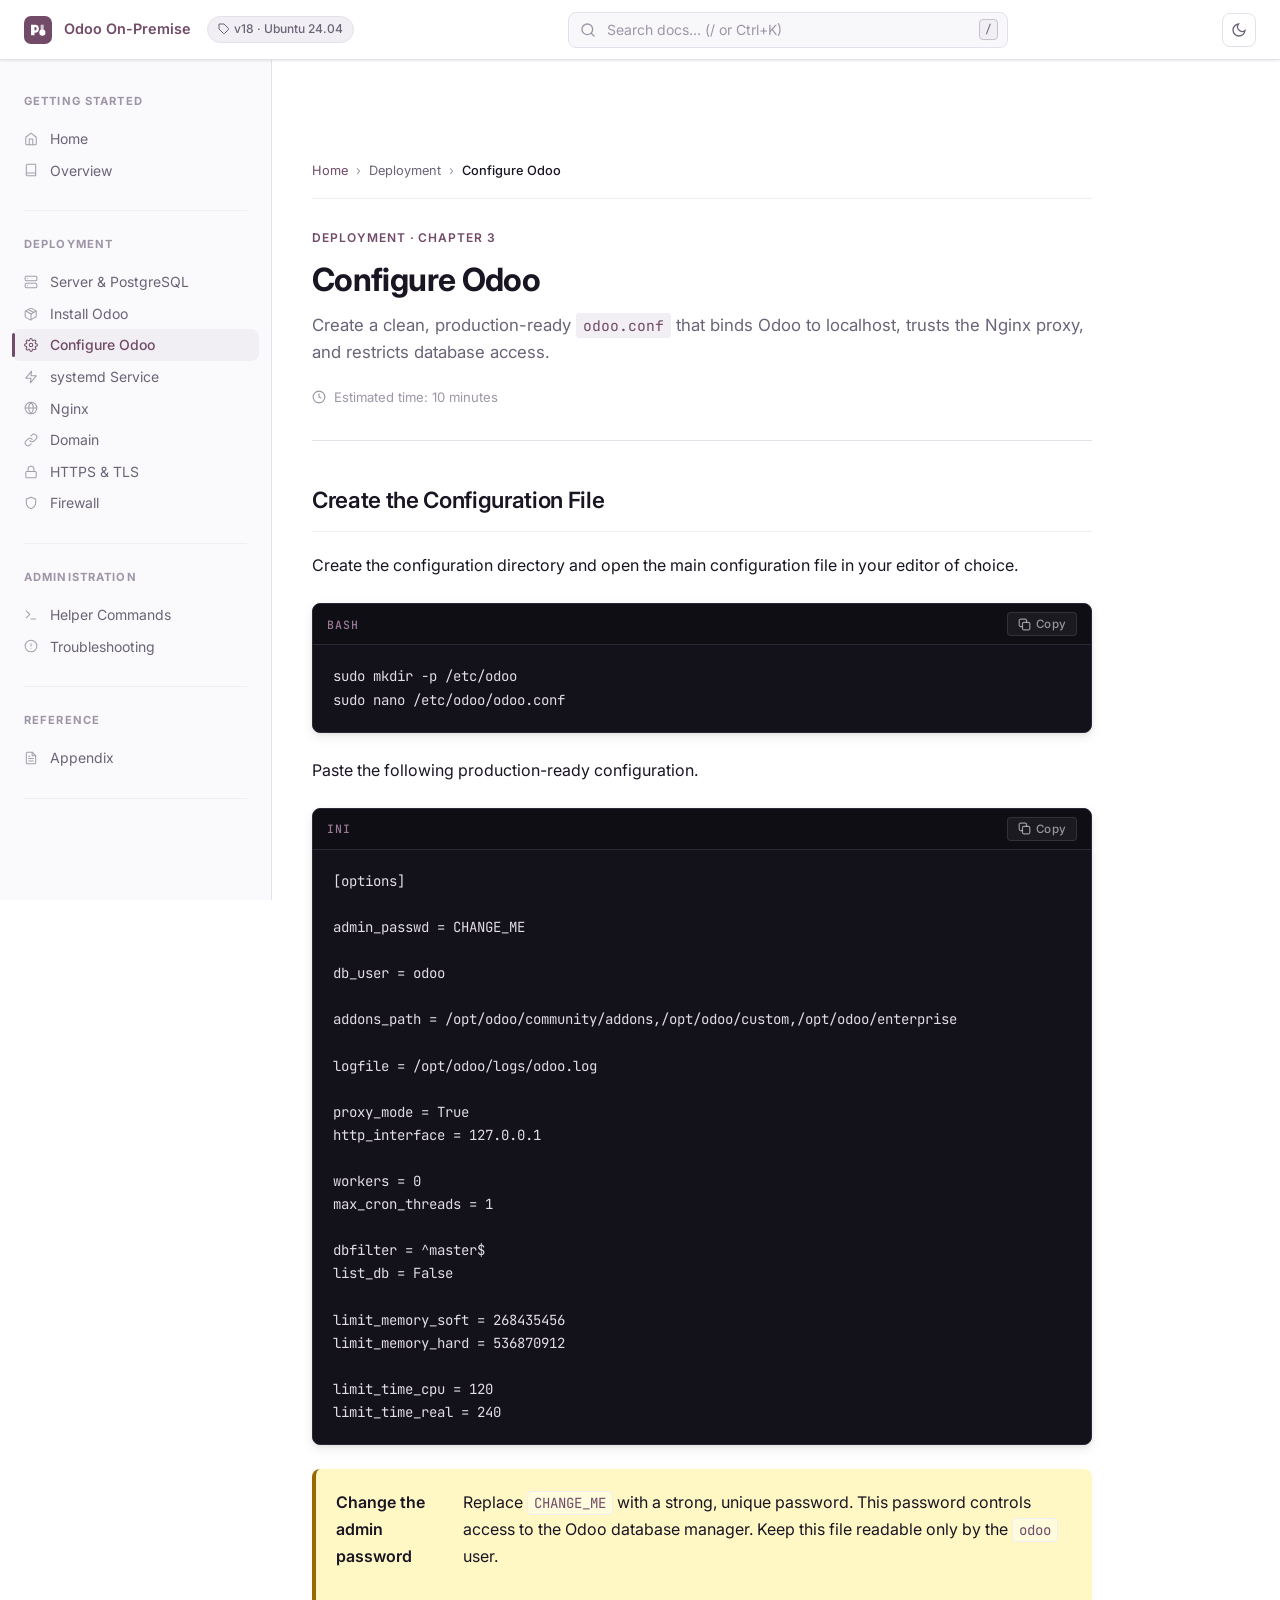
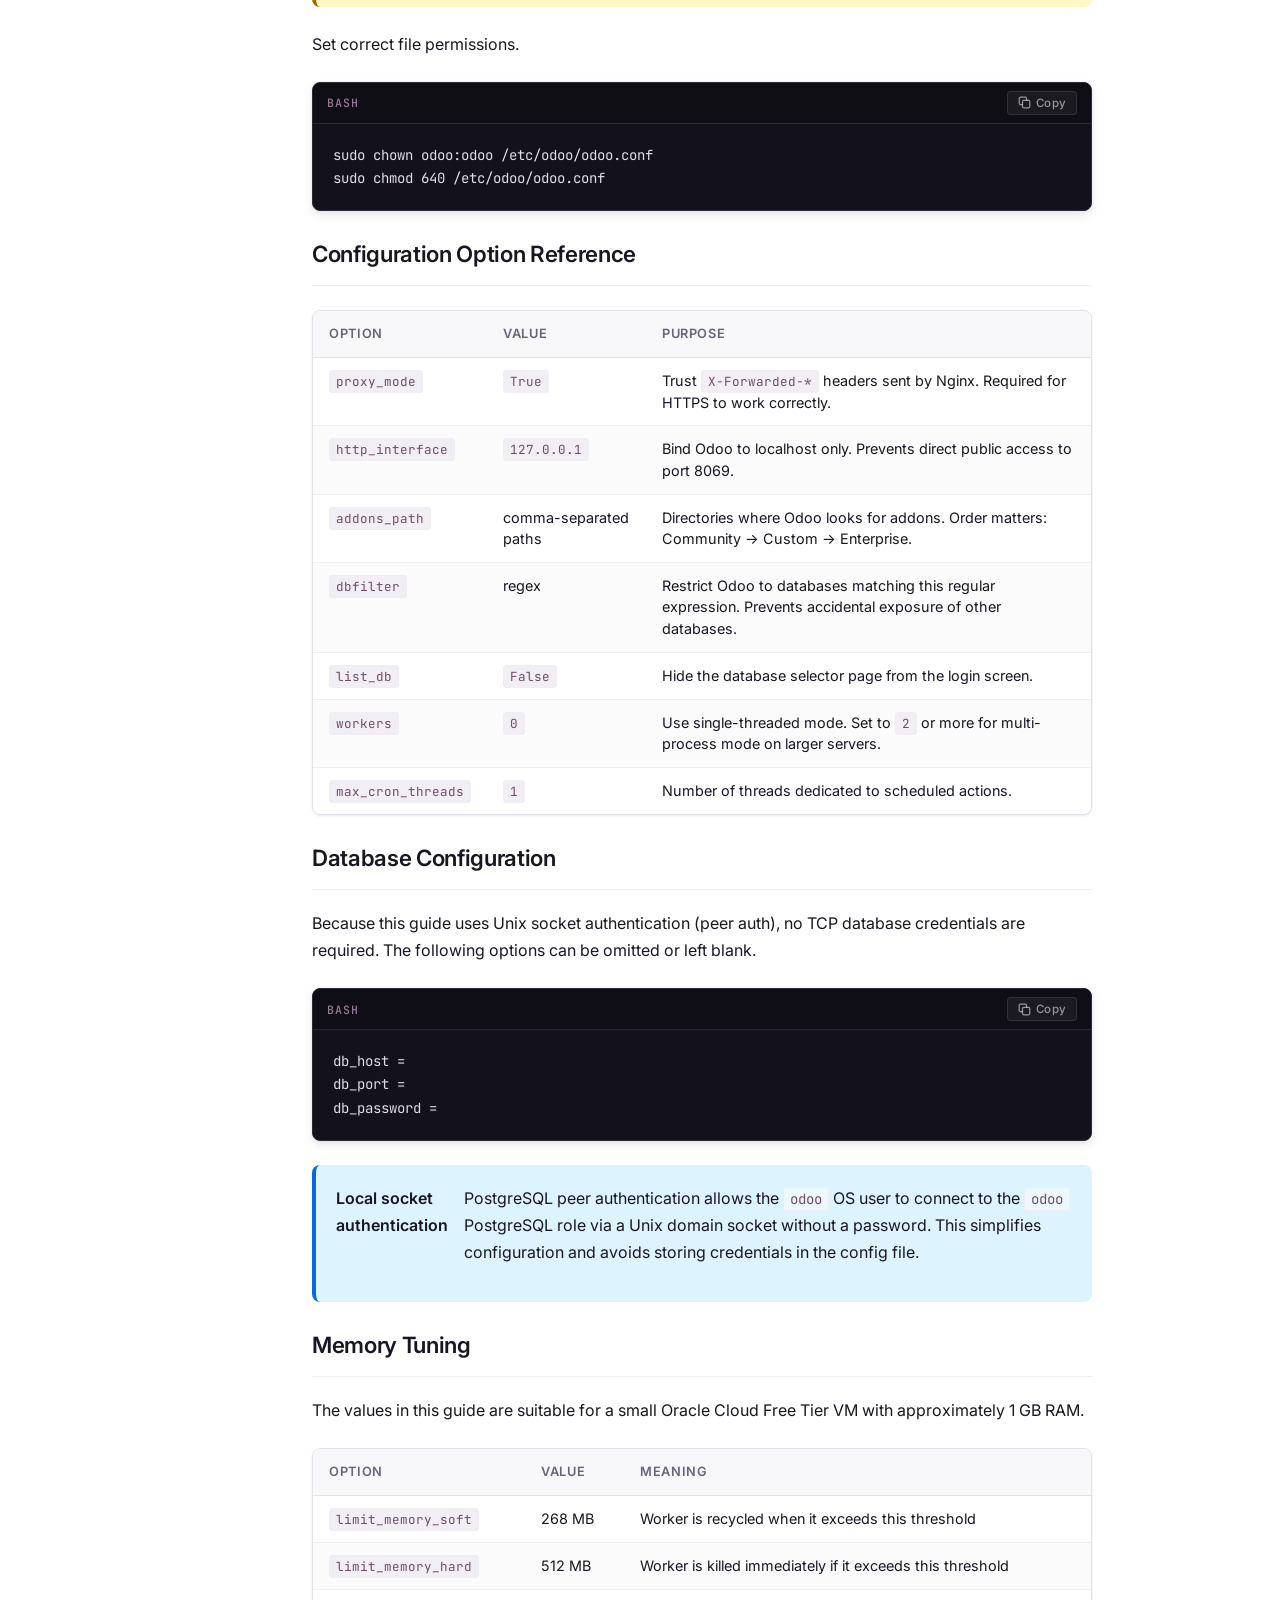
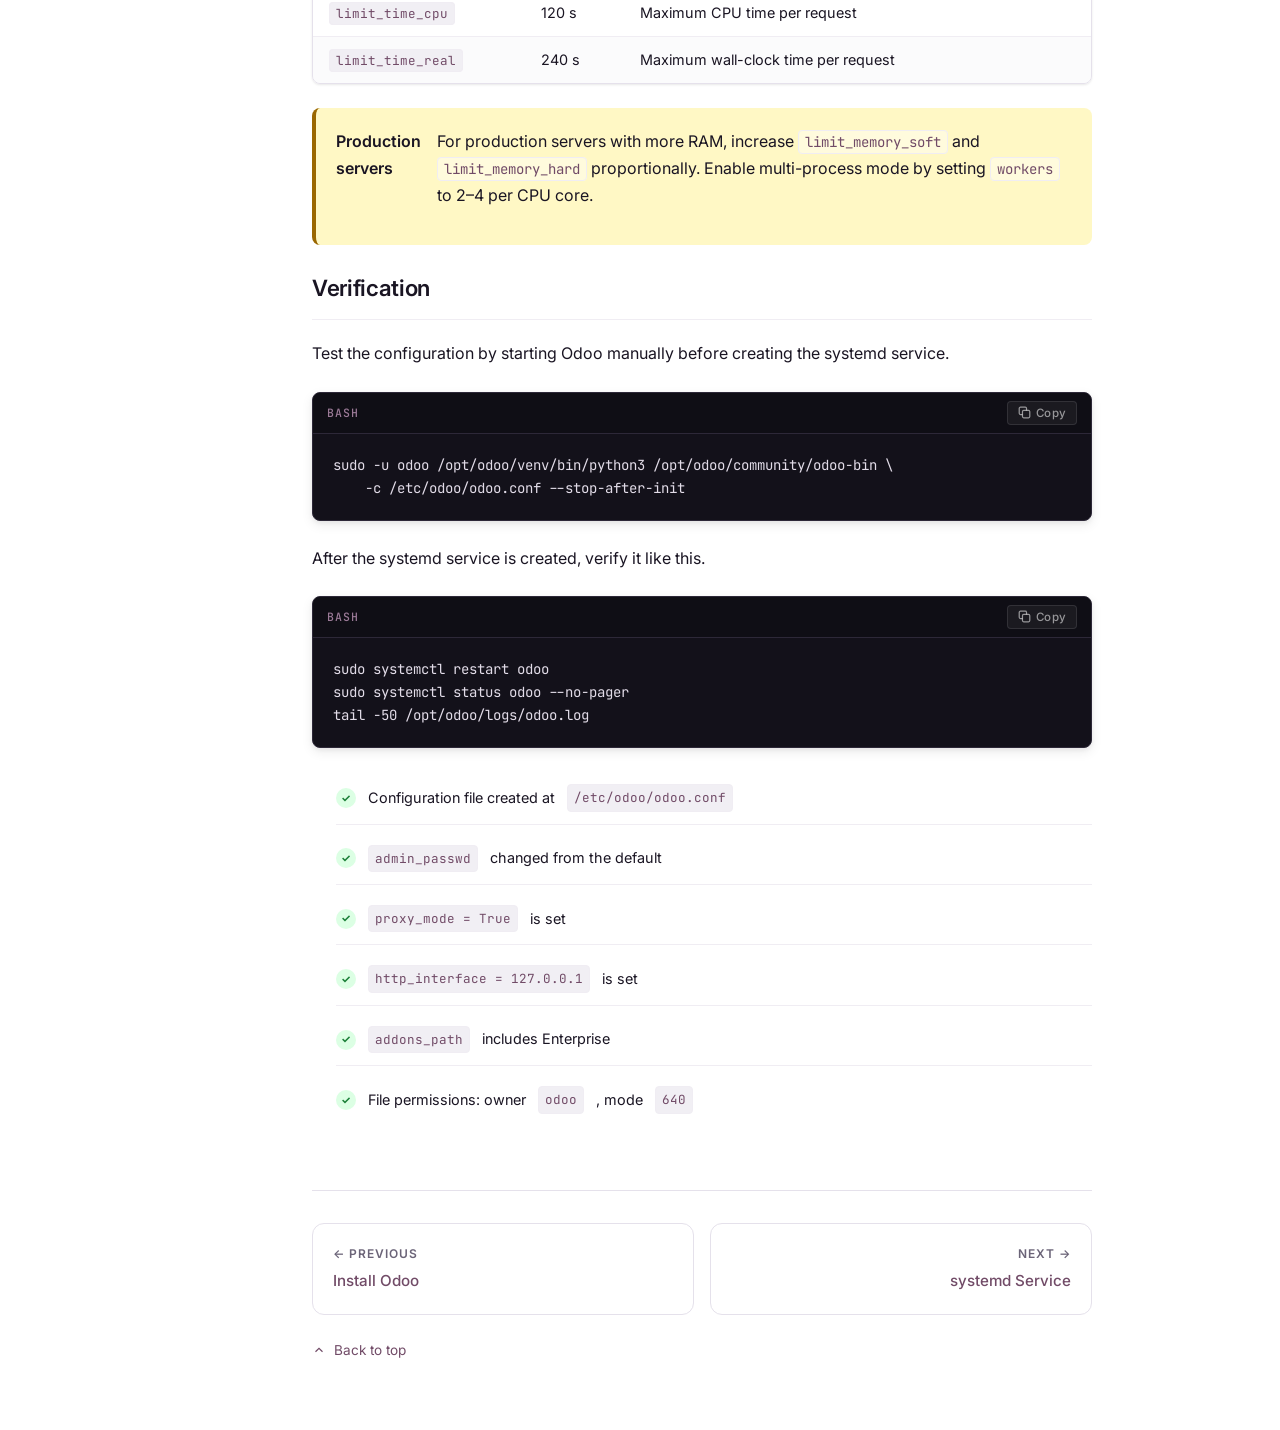
<file: pages/configuration.html>
<!DOCTYPE html>
<html lang="en" data-theme="light">
<head>
  <meta charset="UTF-8">
  <meta name="viewport" content="width=device-width, initial-scale=1.0">
  <title>Configure Odoo — Odoo On-Premise</title>
  <meta name="description" content="Create the odoo.conf production configuration file with proxy_mode, http_interface, memory limits, dbfilter, and addons_path settings.">
  <script>(function(){var t=localStorage.getItem('odoo-docs-theme')||(window.matchMedia('(prefers-color-scheme: dark)').matches?'dark':'light');document.documentElement.setAttribute('data-theme',t);})();</script>
  <link rel="stylesheet" href="../assets/css/style.css">
  <link rel="stylesheet" href="../assets/css/components.css">
  <link rel="stylesheet" href="../assets/css/code.css">
  <link rel="stylesheet" href="../assets/css/dark.css">
</head>
<body>
<header class="doc-header" role="banner">
  <button class="hamburger" aria-label="Toggle navigation" aria-expanded="false"><svg width="18" height="18" viewBox="0 0 24 24" fill="none" stroke="currentColor" stroke-width="2" stroke-linecap="round"><line x1="3" y1="6" x2="21" y2="6"/><line x1="3" y1="12" x2="21" y2="12"/><line x1="3" y1="18" x2="21" y2="18"/></svg></button>
  <a class="header-brand" href="../index.html" aria-label="Odoo Docs Home"><svg class="brand-logo" viewBox="0 0 32 32" fill="none" xmlns="http://www.w3.org/2000/svg" aria-hidden="true"><rect width="32" height="32" rx="8" fill="#714B67"/><path d="M8 22V10h4.5a4.5 4.5 0 010 9H12v3H8zm4-5.5h.5a2 2 0 000-4H12v4z" fill="white"/><circle cx="21" cy="19" r="3.5" fill="white"/><path d="M19.5 10h3v7a3.5 3.5 0 01-3.5 3.5H19V10h.5z" fill="white" opacity="0.7"/></svg><span class="brand-title">Odoo On-Premise</span></a>
  <span class="header-version"><svg width="12" height="12" viewBox="0 0 24 24" fill="none" stroke="currentColor" stroke-width="2" aria-hidden="true"><path d="M20.59 13.41l-7.17 7.17a2 2 0 01-2.83 0L2 12V2h10l8.59 8.59a2 2 0 010 2.82z"/><line x1="7" y1="7" x2="7.01" y2="7"/></svg>v18 · Ubuntu 24.04</span>
  <div class="header-search"><div class="search-box" role="search"><svg class="search-icon" viewBox="0 0 24 24" fill="none" stroke="currentColor" stroke-width="2" stroke-linecap="round" aria-hidden="true"><circle cx="11" cy="11" r="8"/><line x1="21" y1="21" x2="16.65" y2="16.65"/></svg><input type="search" class="search-input" placeholder="Search docs… (/ or Ctrl+K)" aria-label="Search documentation" autocomplete="off" spellcheck="false"><div class="search-shortcut" aria-hidden="true"><kbd>/</kbd></div><div class="search-results" role="listbox" aria-label="Search results"></div></div></div>
  <div class="header-actions"><button class="theme-toggle" aria-label="Toggle dark mode" title="Toggle dark mode (D)"><svg class="icon-moon" width="16" height="16" viewBox="0 0 24 24" fill="none" stroke="currentColor" stroke-width="2" stroke-linecap="round" aria-hidden="true"><path d="M21 12.79A9 9 0 1111.21 3 7 7 0 0021 12.79z"/></svg><svg class="icon-sun" width="16" height="16" viewBox="0 0 24 24" fill="none" stroke="currentColor" stroke-width="2" stroke-linecap="round" aria-hidden="true"><circle cx="12" cy="12" r="5"/><line x1="12" y1="1" x2="12" y2="3"/><line x1="12" y1="21" x2="12" y2="23"/><line x1="4.22" y1="4.22" x2="5.64" y2="5.64"/><line x1="18.36" y1="18.36" x2="19.78" y2="19.78"/><line x1="1" y1="12" x2="3" y2="12"/><line x1="21" y1="12" x2="23" y2="12"/><line x1="4.22" y1="19.78" x2="5.64" y2="18.36"/><line x1="18.36" y1="5.64" x2="19.78" y2="4.22"/></svg></button></div>
</header>
<div class="sidebar-backdrop" aria-hidden="true"></div>
<div class="doc-shell">
  <aside class="doc-sidebar" aria-label="Documentation navigation"></aside>
  <div class="doc-content">
    <div class="doc-content-inner">
      <main class="doc-article" id="main-content">

        <nav class="breadcrumbs" aria-label="Breadcrumb">
          <a href="../index.html">Home</a><span class="sep" aria-hidden="true">›</span>
          <span>Deployment</span><span class="sep" aria-hidden="true">›</span>
          <span class="current">Configure Odoo</span>
        </nav>

        <header class="page-header">
          <span class="page-category">Deployment · Chapter 3</span>
          <h1>Configure Odoo</h1>
          <p class="page-description">Create a clean, production-ready <code>odoo.conf</code> that binds Odoo to localhost, trusts the Nginx proxy, and restricts database access.</p>
          <div class="page-meta">
            <span class="meta-item"><svg width="14" height="14" viewBox="0 0 24 24" fill="none" stroke="currentColor" stroke-width="2" aria-hidden="true"><circle cx="12" cy="12" r="10"/><polyline points="12 6 12 12 16 14"/></svg>Estimated time: 10 minutes</span>
          </div>
        </header>

        <section id="conf">
          <h2>Create the Configuration File</h2>
          <p>Create the configuration directory and open the main configuration file in your editor of choice.</p>

<div class="code-block"><div class="code-header"><span class="code-lang">bash</span><button type="button" class="copy-btn" aria-label="Copy code to clipboard" title="Copy code" onclick="copyCode(this)"><svg viewBox="0 0 16 16" fill="none" stroke="currentColor" stroke-width="1.5" aria-hidden="true"><rect x="5.5" y="5.5" width="9" height="9" rx="1.5"/><path d="M10.5 5.5V3A1.5 1.5 0 009 1.5H3A1.5 1.5 0 001.5 3v6A1.5 1.5 0 003 10.5h2.5"/></svg><span class="copy-label">Copy</span></button></div><pre>sudo mkdir -p /etc/odoo
sudo nano /etc/odoo/odoo.conf</pre></div>

          <p>Paste the following production-ready configuration.</p>

<div class="code-block"><div class="code-header"><span class="code-lang">ini</span><button type="button" class="copy-btn" aria-label="Copy code to clipboard" title="Copy code" onclick="copyCode(this)"><svg viewBox="0 0 16 16" fill="none" stroke="currentColor" stroke-width="1.5" aria-hidden="true"><rect x="5.5" y="5.5" width="9" height="9" rx="1.5"/><path d="M10.5 5.5V3A1.5 1.5 0 009 1.5H3A1.5 1.5 0 001.5 3v6A1.5 1.5 0 003 10.5h2.5"/></svg><span class="copy-label">Copy</span></button></div><pre>[options]

admin_passwd = CHANGE_ME

db_user = odoo

addons_path = /opt/odoo/community/addons,/opt/odoo/custom,/opt/odoo/enterprise

logfile = /opt/odoo/logs/odoo.log

proxy_mode = True
http_interface = 127.0.0.1

workers = 0
max_cron_threads = 1

dbfilter = ^master$
list_db = False

limit_memory_soft = 268435456
limit_memory_hard = 536870912

limit_time_cpu = 120
limit_time_real = 240</pre></div>

          <div class="warning">
            <strong>Change the admin password</strong>
            <p>Replace <code>CHANGE_ME</code> with a strong, unique password. This password controls access to the Odoo database manager. Keep this file readable only by the <code>odoo</code> user.</p>
          </div>

          <p>Set correct file permissions.</p>
<div class="code-block"><div class="code-header"><span class="code-lang">bash</span><button type="button" class="copy-btn" aria-label="Copy code to clipboard" title="Copy code" onclick="copyCode(this)"><svg viewBox="0 0 16 16" fill="none" stroke="currentColor" stroke-width="1.5" aria-hidden="true"><rect x="5.5" y="5.5" width="9" height="9" rx="1.5"/><path d="M10.5 5.5V3A1.5 1.5 0 009 1.5H3A1.5 1.5 0 001.5 3v6A1.5 1.5 0 003 10.5h2.5"/></svg><span class="copy-label">Copy</span></button></div><pre>sudo chown odoo:odoo /etc/odoo/odoo.conf
sudo chmod 640 /etc/odoo/odoo.conf</pre></div>
        </section>

        <section id="options">
          <h2>Configuration Option Reference</h2>

          <div class="table-wrapper">
            <table>
              <thead><tr><th>Option</th><th>Value</th><th>Purpose</th></tr></thead>
              <tbody>
                <tr><td><code>proxy_mode</code></td><td><code>True</code></td><td>Trust <code>X-Forwarded-*</code> headers sent by Nginx. Required for HTTPS to work correctly.</td></tr>
                <tr><td><code>http_interface</code></td><td><code>127.0.0.1</code></td><td>Bind Odoo to localhost only. Prevents direct public access to port 8069.</td></tr>
                <tr><td><code>addons_path</code></td><td>comma-separated paths</td><td>Directories where Odoo looks for addons. Order matters: Community → Custom → Enterprise.</td></tr>
                <tr><td><code>dbfilter</code></td><td>regex</td><td>Restrict Odoo to databases matching this regular expression. Prevents accidental exposure of other databases.</td></tr>
                <tr><td><code>list_db</code></td><td><code>False</code></td><td>Hide the database selector page from the login screen.</td></tr>
                <tr><td><code>workers</code></td><td><code>0</code></td><td>Use single-threaded mode. Set to <code>2</code> or more for multi-process mode on larger servers.</td></tr>
                <tr><td><code>max_cron_threads</code></td><td><code>1</code></td><td>Number of threads dedicated to scheduled actions.</td></tr>
              </tbody>
            </table>
          </div>
        </section>

        <section id="db">
          <h2>Database Configuration</h2>
          <p>
            Because this guide uses Unix socket authentication (peer auth), no TCP database credentials
            are required. The following options can be omitted or left blank.
          </p>

<div class="code-block"><div class="code-header"><span class="code-lang">bash</span><button type="button" class="copy-btn" aria-label="Copy code to clipboard" title="Copy code" onclick="copyCode(this)"><svg viewBox="0 0 16 16" fill="none" stroke="currentColor" stroke-width="1.5" aria-hidden="true"><rect x="5.5" y="5.5" width="9" height="9" rx="1.5"/><path d="M10.5 5.5V3A1.5 1.5 0 009 1.5H3A1.5 1.5 0 001.5 3v6A1.5 1.5 0 003 10.5h2.5"/></svg><span class="copy-label">Copy</span></button></div><pre>db_host =
db_port =
db_password =</pre></div>

          <div class="note">
            <strong>Local socket authentication</strong>
            <p>
              PostgreSQL peer authentication allows the <code>odoo</code> OS user to connect to the
              <code>odoo</code> PostgreSQL role via a Unix domain socket without a password.
              This simplifies configuration and avoids storing credentials in the config file.
            </p>
          </div>
        </section>

        <section id="memory">
          <h2>Memory Tuning</h2>
          <p>The values in this guide are suitable for a small Oracle Cloud Free Tier VM with approximately 1 GB RAM.</p>

          <div class="table-wrapper">
            <table>
              <thead><tr><th>Option</th><th>Value</th><th>Meaning</th></tr></thead>
              <tbody>
                <tr><td><code>limit_memory_soft</code></td><td>268 MB</td><td>Worker is recycled when it exceeds this threshold</td></tr>
                <tr><td><code>limit_memory_hard</code></td><td>512 MB</td><td>Worker is killed immediately if it exceeds this threshold</td></tr>
                <tr><td><code>limit_time_cpu</code></td><td>120 s</td><td>Maximum CPU time per request</td></tr>
                <tr><td><code>limit_time_real</code></td><td>240 s</td><td>Maximum wall-clock time per request</td></tr>
              </tbody>
            </table>
          </div>

          <div class="warning">
            <strong>Production servers</strong>
            <p>For production servers with more RAM, increase <code>limit_memory_soft</code> and <code>limit_memory_hard</code> proportionally. Enable multi-process mode by setting <code>workers</code> to 2–4 per CPU core.</p>
          </div>
        </section>

        <section id="verify">
          <h2>Verification</h2>
          <p>Test the configuration by starting Odoo manually before creating the systemd service.</p>

<div class="code-block"><div class="code-header"><span class="code-lang">bash</span><button type="button" class="copy-btn" aria-label="Copy code to clipboard" title="Copy code" onclick="copyCode(this)"><svg viewBox="0 0 16 16" fill="none" stroke="currentColor" stroke-width="1.5" aria-hidden="true"><rect x="5.5" y="5.5" width="9" height="9" rx="1.5"/><path d="M10.5 5.5V3A1.5 1.5 0 009 1.5H3A1.5 1.5 0 001.5 3v6A1.5 1.5 0 003 10.5h2.5"/></svg><span class="copy-label">Copy</span></button></div><pre>sudo -u odoo /opt/odoo/venv/bin/python3 /opt/odoo/community/odoo-bin \
    -c /etc/odoo/odoo.conf --stop-after-init</pre></div>

          <p>After the systemd service is created, verify it like this.</p>

<div class="code-block"><div class="code-header"><span class="code-lang">bash</span><button type="button" class="copy-btn" aria-label="Copy code to clipboard" title="Copy code" onclick="copyCode(this)"><svg viewBox="0 0 16 16" fill="none" stroke="currentColor" stroke-width="1.5" aria-hidden="true"><rect x="5.5" y="5.5" width="9" height="9" rx="1.5"/><path d="M10.5 5.5V3A1.5 1.5 0 009 1.5H3A1.5 1.5 0 001.5 3v6A1.5 1.5 0 003 10.5h2.5"/></svg><span class="copy-label">Copy</span></button></div><pre>sudo systemctl restart odoo
sudo systemctl status odoo --no-pager
tail -50 /opt/odoo/logs/odoo.log</pre></div>

          <ul class="verify-list">
            <li><span class="tick">✓</span> Configuration file created at <code>/etc/odoo/odoo.conf</code></li>
            <li><span class="tick">✓</span> <code>admin_passwd</code> changed from the default</li>
            <li><span class="tick">✓</span> <code>proxy_mode = True</code> is set</li>
            <li><span class="tick">✓</span> <code>http_interface = 127.0.0.1</code> is set</li>
            <li><span class="tick">✓</span> <code>addons_path</code> includes Enterprise</li>
            <li><span class="tick">✓</span> File permissions: owner <code>odoo</code>, mode <code>640</code></li>
          </ul>
        </section>

        <nav class="page-nav" aria-label="Chapter navigation">
          <a class="page-nav-item prev" href="odoo.html"><span class="nav-label">← Previous</span><span class="nav-title">Install Odoo</span></a>
          <a class="page-nav-item next" href="systemd.html"><span class="nav-label">Next →</span><span class="nav-title">systemd Service</span></a>
        </nav>
        <a class="back-to-top" href="#main-content"><svg width="14" height="14" viewBox="0 0 24 24" fill="none" stroke="currentColor" stroke-width="2" aria-hidden="true"><polyline points="18 15 12 9 6 15"/></svg>Back to top</a>

      </main>
      <div class="doc-toc-column" aria-label="Page table of contents"></div>
    </div>
  </div>
</div>
<script src="../assets/js/darkmode.js"></script>
<script src="../assets/js/navigation.js"></script>
<script src="../assets/js/toc.js"></script>
<script src="../assets/js/search.js"></script>
<script src="../assets/js/app.js"></script>
</body>
</html>
</file>
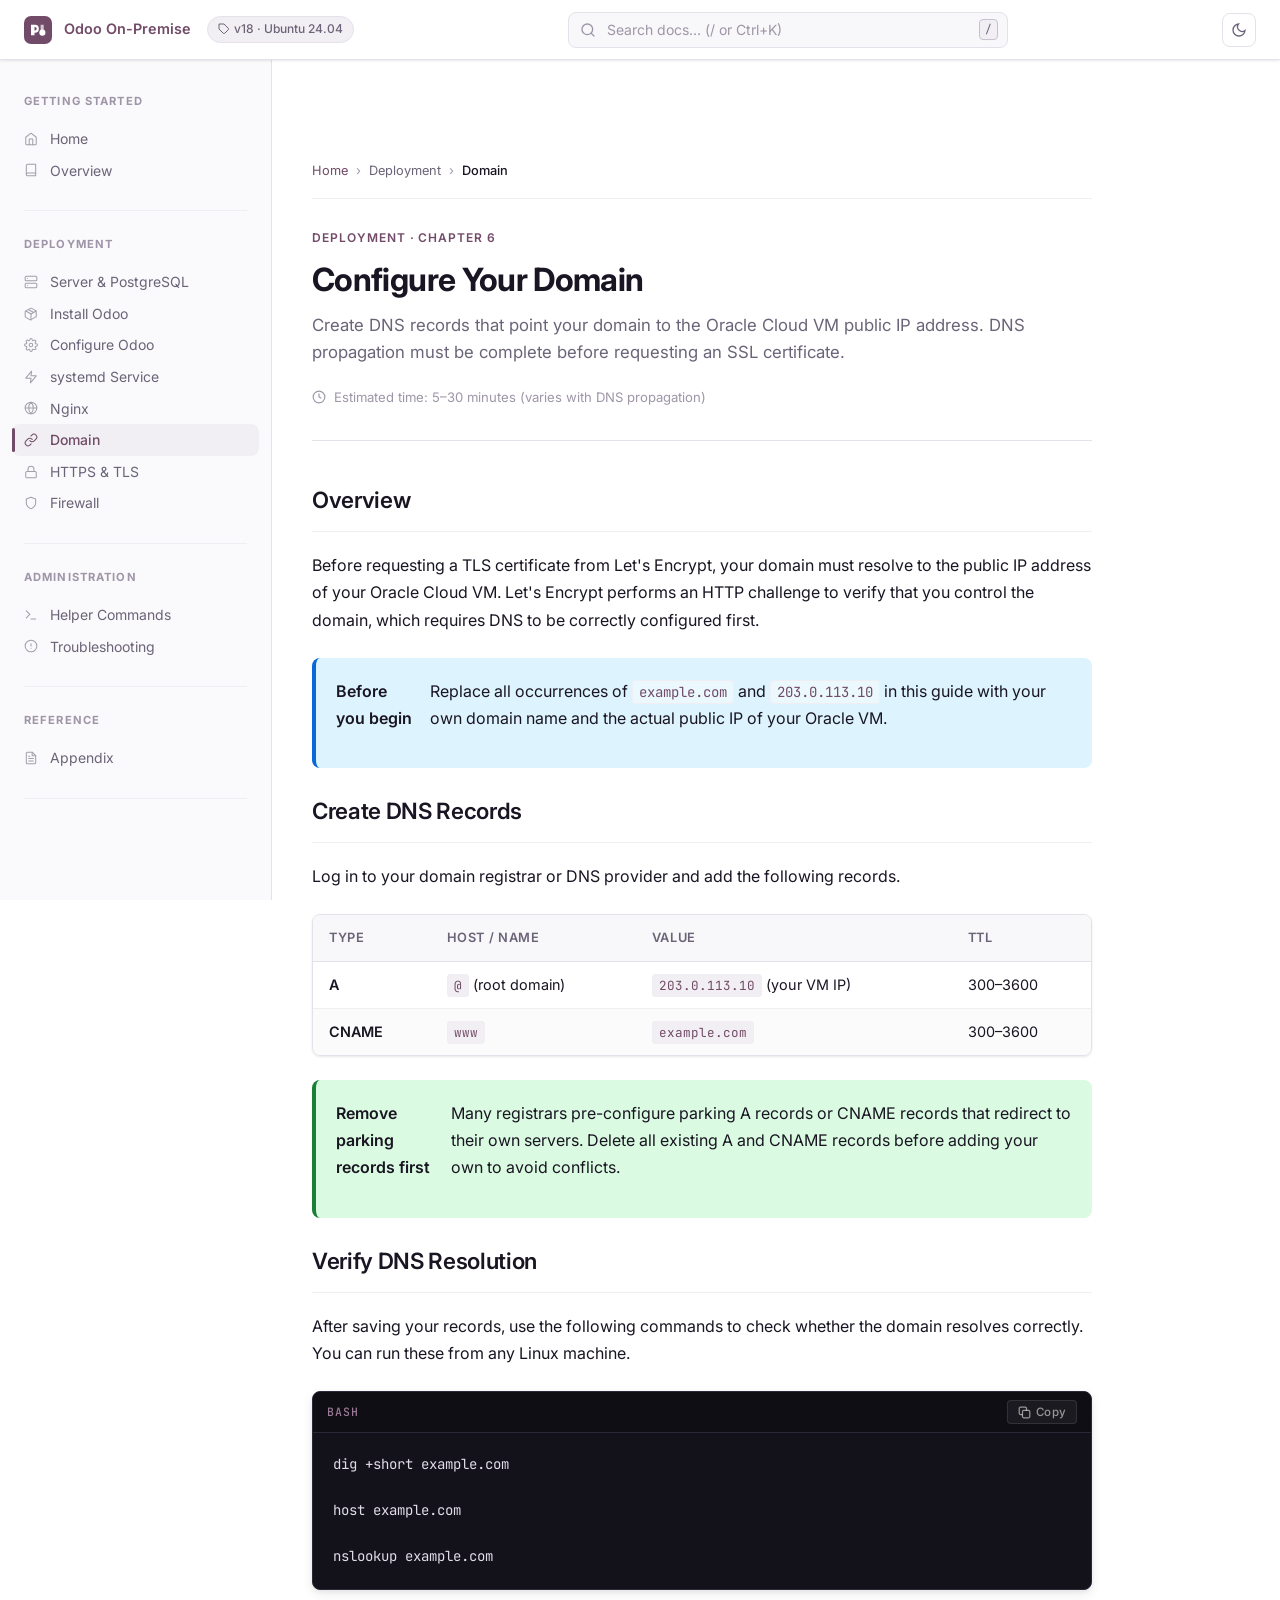
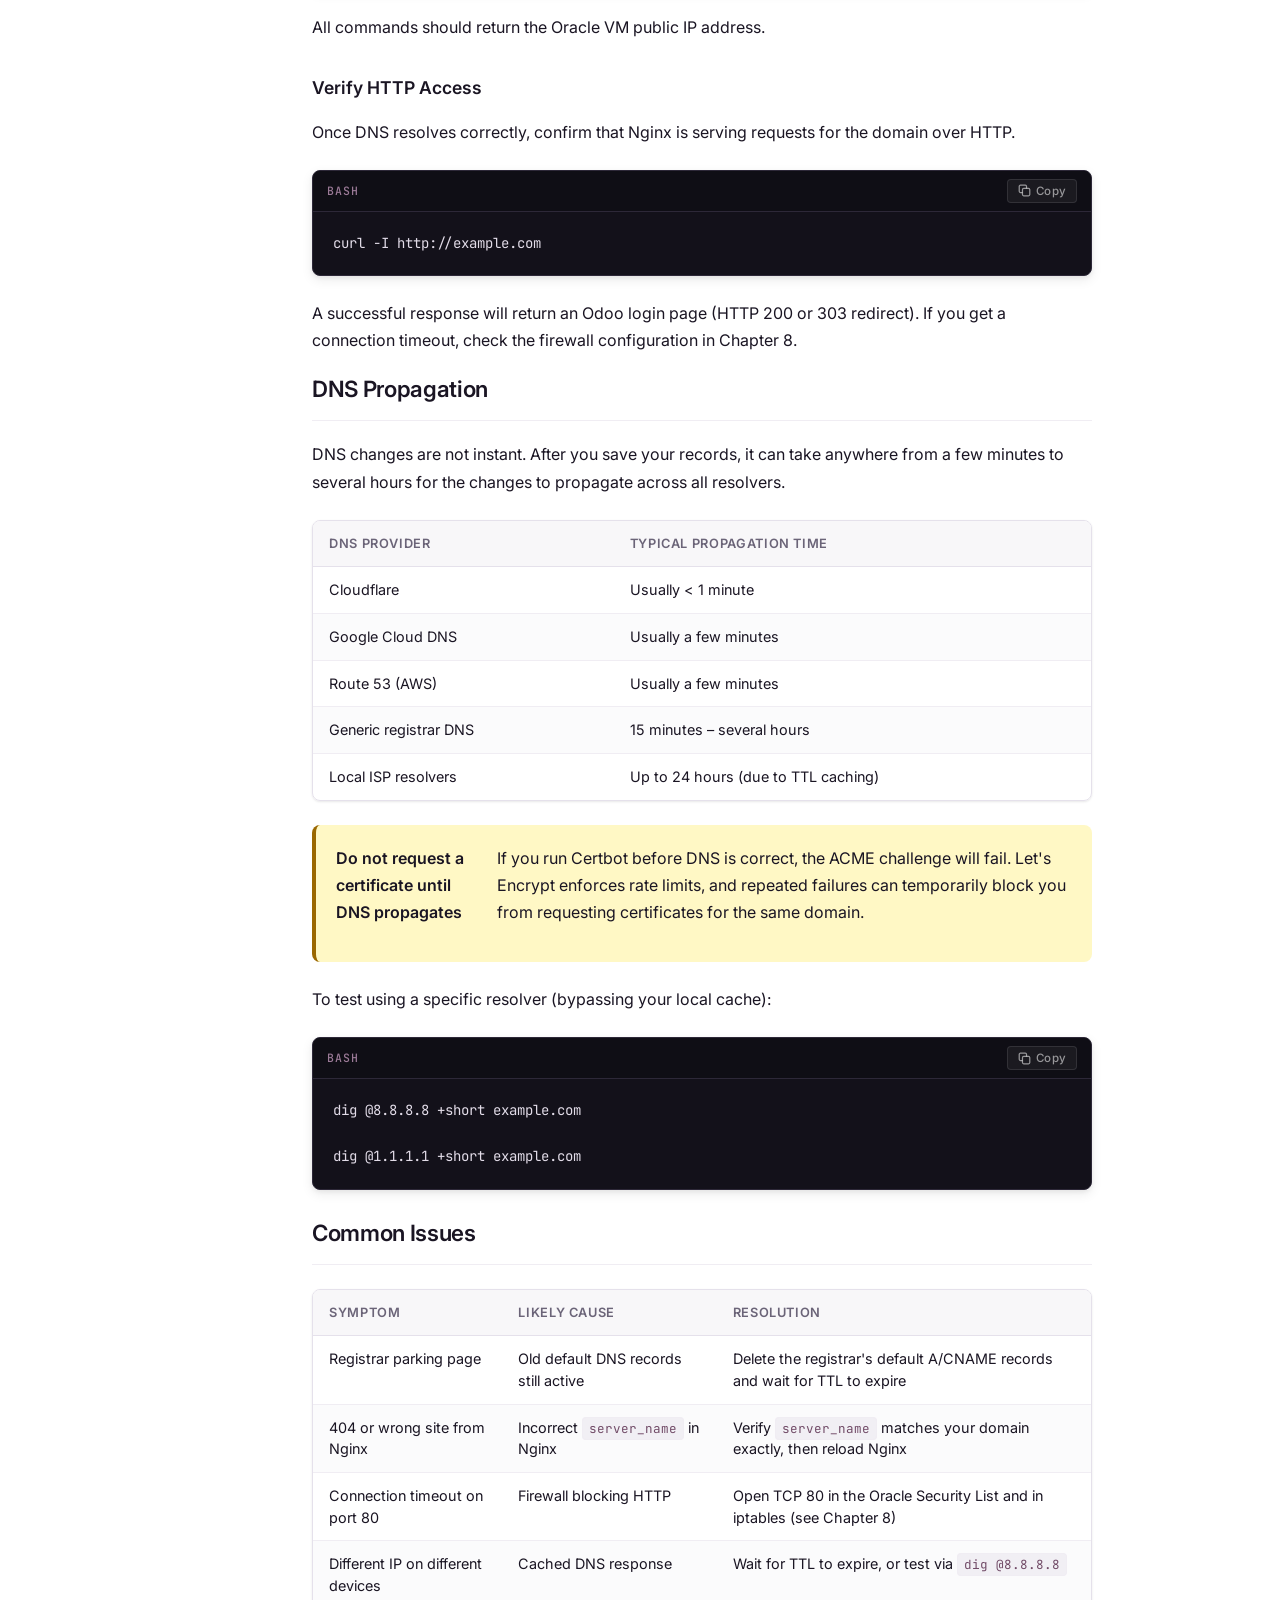
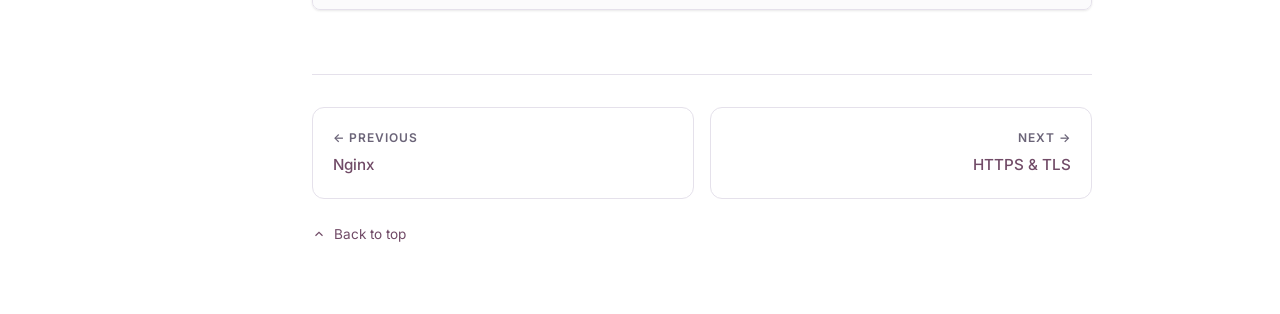
<file: pages/domain.html>
<!DOCTYPE html>
<html lang="en" data-theme="light">
<head>
  <meta charset="UTF-8">
  <meta name="viewport" content="width=device-width, initial-scale=1.0">
  <title>Domain Configuration — Odoo On-Premise</title>
  <meta name="description" content="Configure DNS A and CNAME records to point your domain to your Oracle Cloud VM public IP address before enabling HTTPS.">
  <script>(function(){var t=localStorage.getItem('odoo-docs-theme')||(window.matchMedia('(prefers-color-scheme: dark)').matches?'dark':'light');document.documentElement.setAttribute('data-theme',t);})();</script>
  <link rel="stylesheet" href="../assets/css/style.css">
  <link rel="stylesheet" href="../assets/css/components.css">
  <link rel="stylesheet" href="../assets/css/code.css">
  <link rel="stylesheet" href="../assets/css/dark.css">
</head>
<body>
<header class="doc-header" role="banner">
  <button class="hamburger" aria-label="Toggle navigation" aria-expanded="false"><svg width="18" height="18" viewBox="0 0 24 24" fill="none" stroke="currentColor" stroke-width="2" stroke-linecap="round"><line x1="3" y1="6" x2="21" y2="6"/><line x1="3" y1="12" x2="21" y2="12"/><line x1="3" y1="18" x2="21" y2="18"/></svg></button>
  <a class="header-brand" href="../index.html" aria-label="Odoo Docs Home"><svg class="brand-logo" viewBox="0 0 32 32" fill="none" xmlns="http://www.w3.org/2000/svg" aria-hidden="true"><rect width="32" height="32" rx="8" fill="#714B67"/><path d="M8 22V10h4.5a4.5 4.5 0 010 9H12v3H8zm4-5.5h.5a2 2 0 000-4H12v4z" fill="white"/><circle cx="21" cy="19" r="3.5" fill="white"/><path d="M19.5 10h3v7a3.5 3.5 0 01-3.5 3.5H19V10h.5z" fill="white" opacity="0.7"/></svg><span class="brand-title">Odoo On-Premise</span></a>
  <span class="header-version"><svg width="12" height="12" viewBox="0 0 24 24" fill="none" stroke="currentColor" stroke-width="2" aria-hidden="true"><path d="M20.59 13.41l-7.17 7.17a2 2 0 01-2.83 0L2 12V2h10l8.59 8.59a2 2 0 010 2.82z"/><line x1="7" y1="7" x2="7.01" y2="7"/></svg>v18 · Ubuntu 24.04</span>
  <div class="header-search"><div class="search-box" role="search"><svg class="search-icon" viewBox="0 0 24 24" fill="none" stroke="currentColor" stroke-width="2" stroke-linecap="round" aria-hidden="true"><circle cx="11" cy="11" r="8"/><line x1="21" y1="21" x2="16.65" y2="16.65"/></svg><input type="search" class="search-input" placeholder="Search docs… (/ or Ctrl+K)" aria-label="Search documentation" autocomplete="off" spellcheck="false"><div class="search-shortcut" aria-hidden="true"><kbd>/</kbd></div><div class="search-results" role="listbox" aria-label="Search results"></div></div></div>
  <div class="header-actions"><button class="theme-toggle" aria-label="Toggle dark mode" title="Toggle dark mode (D)"><svg class="icon-moon" width="16" height="16" viewBox="0 0 24 24" fill="none" stroke="currentColor" stroke-width="2" stroke-linecap="round" aria-hidden="true"><path d="M21 12.79A9 9 0 1111.21 3 7 7 0 0021 12.79z"/></svg><svg class="icon-sun" width="16" height="16" viewBox="0 0 24 24" fill="none" stroke="currentColor" stroke-width="2" stroke-linecap="round" aria-hidden="true"><circle cx="12" cy="12" r="5"/><line x1="12" y1="1" x2="12" y2="3"/><line x1="12" y1="21" x2="12" y2="23"/><line x1="4.22" y1="4.22" x2="5.64" y2="5.64"/><line x1="18.36" y1="18.36" x2="19.78" y2="19.78"/><line x1="1" y1="12" x2="3" y2="12"/><line x1="21" y1="12" x2="23" y2="12"/><line x1="4.22" y1="19.78" x2="5.64" y2="18.36"/><line x1="18.36" y1="5.64" x2="19.78" y2="4.22"/></svg></button></div>
</header>
<div class="sidebar-backdrop" aria-hidden="true"></div>
<div class="doc-shell">
  <aside class="doc-sidebar" aria-label="Documentation navigation"></aside>
  <div class="doc-content">
    <div class="doc-content-inner">
      <main class="doc-article" id="main-content">

        <nav class="breadcrumbs" aria-label="Breadcrumb">
          <a href="../index.html">Home</a><span class="sep" aria-hidden="true">›</span>
          <span>Deployment</span><span class="sep" aria-hidden="true">›</span>
          <span class="current">Domain</span>
        </nav>

        <header class="page-header">
          <span class="page-category">Deployment · Chapter 6</span>
          <h1>Configure Your Domain</h1>
          <p class="page-description">Create DNS records that point your domain to the Oracle Cloud VM public IP address. DNS propagation must be complete before requesting an SSL certificate.</p>
          <div class="page-meta">
            <span class="meta-item"><svg width="14" height="14" viewBox="0 0 24 24" fill="none" stroke="currentColor" stroke-width="2" aria-hidden="true"><circle cx="12" cy="12" r="10"/><polyline points="12 6 12 12 16 14"/></svg>Estimated time: 5–30 minutes (varies with DNS propagation)</span>
          </div>
        </header>

        <section id="overview">
          <h2>Overview</h2>
          <p>Before requesting a TLS certificate from Let's Encrypt, your domain must resolve to the public IP address of your Oracle Cloud VM. Let's Encrypt performs an HTTP challenge to verify that you control the domain, which requires DNS to be correctly configured first.</p>

          <div class="note">
            <strong>Before you begin</strong>
            <p>Replace all occurrences of <code>example.com</code> and <code>203.0.113.10</code> in this guide with your own domain name and the actual public IP of your Oracle VM.</p>
          </div>
        </section>

        <section id="dns">
          <h2>Create DNS Records</h2>
          <p>Log in to your domain registrar or DNS provider and add the following records.</p>

          <div class="table-wrapper">
            <table>
              <thead><tr><th>Type</th><th>Host / Name</th><th>Value</th><th>TTL</th></tr></thead>
              <tbody>
                <tr><td><strong>A</strong></td><td><code>@</code> (root domain)</td><td><code>203.0.113.10</code> (your VM IP)</td><td>300–3600</td></tr>
                <tr><td><strong>CNAME</strong></td><td><code>www</code></td><td><code>example.com</code></td><td>300–3600</td></tr>
              </tbody>
            </table>
          </div>

          <div class="tip">
            <strong>Remove parking records first</strong>
            <p>Many registrars pre-configure parking A records or CNAME records that redirect to their own servers. Delete all existing A and CNAME records before adding your own to avoid conflicts.</p>
          </div>
        </section>

        <section id="verify">
          <h2>Verify DNS Resolution</h2>
          <p>After saving your records, use the following commands to check whether the domain resolves correctly. You can run these from any Linux machine.</p>

<div class="code-block"><div class="code-header"><span class="code-lang">bash</span><button type="button" class="copy-btn" aria-label="Copy code to clipboard" title="Copy code" onclick="copyCode(this)"><svg viewBox="0 0 16 16" fill="none" stroke="currentColor" stroke-width="1.5" aria-hidden="true"><rect x="5.5" y="5.5" width="9" height="9" rx="1.5"/><path d="M10.5 5.5V3A1.5 1.5 0 009 1.5H3A1.5 1.5 0 001.5 3v6A1.5 1.5 0 003 10.5h2.5"/></svg><span class="copy-label">Copy</span></button></div><pre>dig +short example.com

host example.com

nslookup example.com</pre></div>

          <p>All commands should return the Oracle VM public IP address.</p>

          <h3>Verify HTTP Access</h3>
          <p>Once DNS resolves correctly, confirm that Nginx is serving requests for the domain over HTTP.</p>

<div class="code-block"><div class="code-header"><span class="code-lang">bash</span><button type="button" class="copy-btn" aria-label="Copy code to clipboard" title="Copy code" onclick="copyCode(this)"><svg viewBox="0 0 16 16" fill="none" stroke="currentColor" stroke-width="1.5" aria-hidden="true"><rect x="5.5" y="5.5" width="9" height="9" rx="1.5"/><path d="M10.5 5.5V3A1.5 1.5 0 009 1.5H3A1.5 1.5 0 001.5 3v6A1.5 1.5 0 003 10.5h2.5"/></svg><span class="copy-label">Copy</span></button></div><pre>curl -I http://example.com</pre></div>

          <p>A successful response will return an Odoo login page (HTTP 200 or 303 redirect). If you get a connection timeout, check the firewall configuration in Chapter 8.</p>
        </section>

        <section id="propagation">
          <h2>DNS Propagation</h2>
          <p>DNS changes are not instant. After you save your records, it can take anywhere from a few minutes to several hours for the changes to propagate across all resolvers.</p>

          <div class="table-wrapper">
            <table>
              <thead><tr><th>DNS Provider</th><th>Typical Propagation Time</th></tr></thead>
              <tbody>
                <tr><td>Cloudflare</td><td>Usually &lt; 1 minute</td></tr>
                <tr><td>Google Cloud DNS</td><td>Usually a few minutes</td></tr>
                <tr><td>Route 53 (AWS)</td><td>Usually a few minutes</td></tr>
                <tr><td>Generic registrar DNS</td><td>15 minutes – several hours</td></tr>
                <tr><td>Local ISP resolvers</td><td>Up to 24 hours (due to TTL caching)</td></tr>
              </tbody>
            </table>
          </div>

          <div class="warning">
            <strong>Do not request a certificate until DNS propagates</strong>
            <p>If you run Certbot before DNS is correct, the ACME challenge will fail. Let's Encrypt enforces rate limits, and repeated failures can temporarily block you from requesting certificates for the same domain.</p>
          </div>

          <p>To test using a specific resolver (bypassing your local cache):</p>

<div class="code-block"><div class="code-header"><span class="code-lang">bash</span><button type="button" class="copy-btn" aria-label="Copy code to clipboard" title="Copy code" onclick="copyCode(this)"><svg viewBox="0 0 16 16" fill="none" stroke="currentColor" stroke-width="1.5" aria-hidden="true"><rect x="5.5" y="5.5" width="9" height="9" rx="1.5"/><path d="M10.5 5.5V3A1.5 1.5 0 009 1.5H3A1.5 1.5 0 001.5 3v6A1.5 1.5 0 003 10.5h2.5"/></svg><span class="copy-label">Copy</span></button></div><pre>dig @8.8.8.8 +short example.com

dig @1.1.1.1 +short example.com</pre></div>
        </section>

        <section id="issues">
          <h2>Common Issues</h2>

          <div class="table-wrapper">
            <table>
              <thead><tr><th>Symptom</th><th>Likely Cause</th><th>Resolution</th></tr></thead>
              <tbody>
                <tr><td>Registrar parking page</td><td>Old default DNS records still active</td><td>Delete the registrar's default A/CNAME records and wait for TTL to expire</td></tr>
                <tr><td>404 or wrong site from Nginx</td><td>Incorrect <code>server_name</code> in Nginx</td><td>Verify <code>server_name</code> matches your domain exactly, then reload Nginx</td></tr>
                <tr><td>Connection timeout on port 80</td><td>Firewall blocking HTTP</td><td>Open TCP 80 in the Oracle Security List and in iptables (see Chapter 8)</td></tr>
                <tr><td>Different IP on different devices</td><td>Cached DNS response</td><td>Wait for TTL to expire, or test via <code>dig @8.8.8.8</code></td></tr>
              </tbody>
            </table>
          </div>
        </section>

        <nav class="page-nav" aria-label="Chapter navigation">
          <a class="page-nav-item prev" href="nginx.html"><span class="nav-label">← Previous</span><span class="nav-title">Nginx</span></a>
          <a class="page-nav-item next" href="https.html"><span class="nav-label">Next →</span><span class="nav-title">HTTPS &amp; TLS</span></a>
        </nav>
        <a class="back-to-top" href="#main-content"><svg width="14" height="14" viewBox="0 0 24 24" fill="none" stroke="currentColor" stroke-width="2" aria-hidden="true"><polyline points="18 15 12 9 6 15"/></svg>Back to top</a>

      </main>
      <div class="doc-toc-column" aria-label="Page table of contents"></div>
    </div>
  </div>
</div>
<script src="../assets/js/darkmode.js"></script>
<script src="../assets/js/navigation.js"></script>
<script src="../assets/js/toc.js"></script>
<script src="../assets/js/search.js"></script>
<script src="../assets/js/app.js"></script>
</body>
</html>
</file>
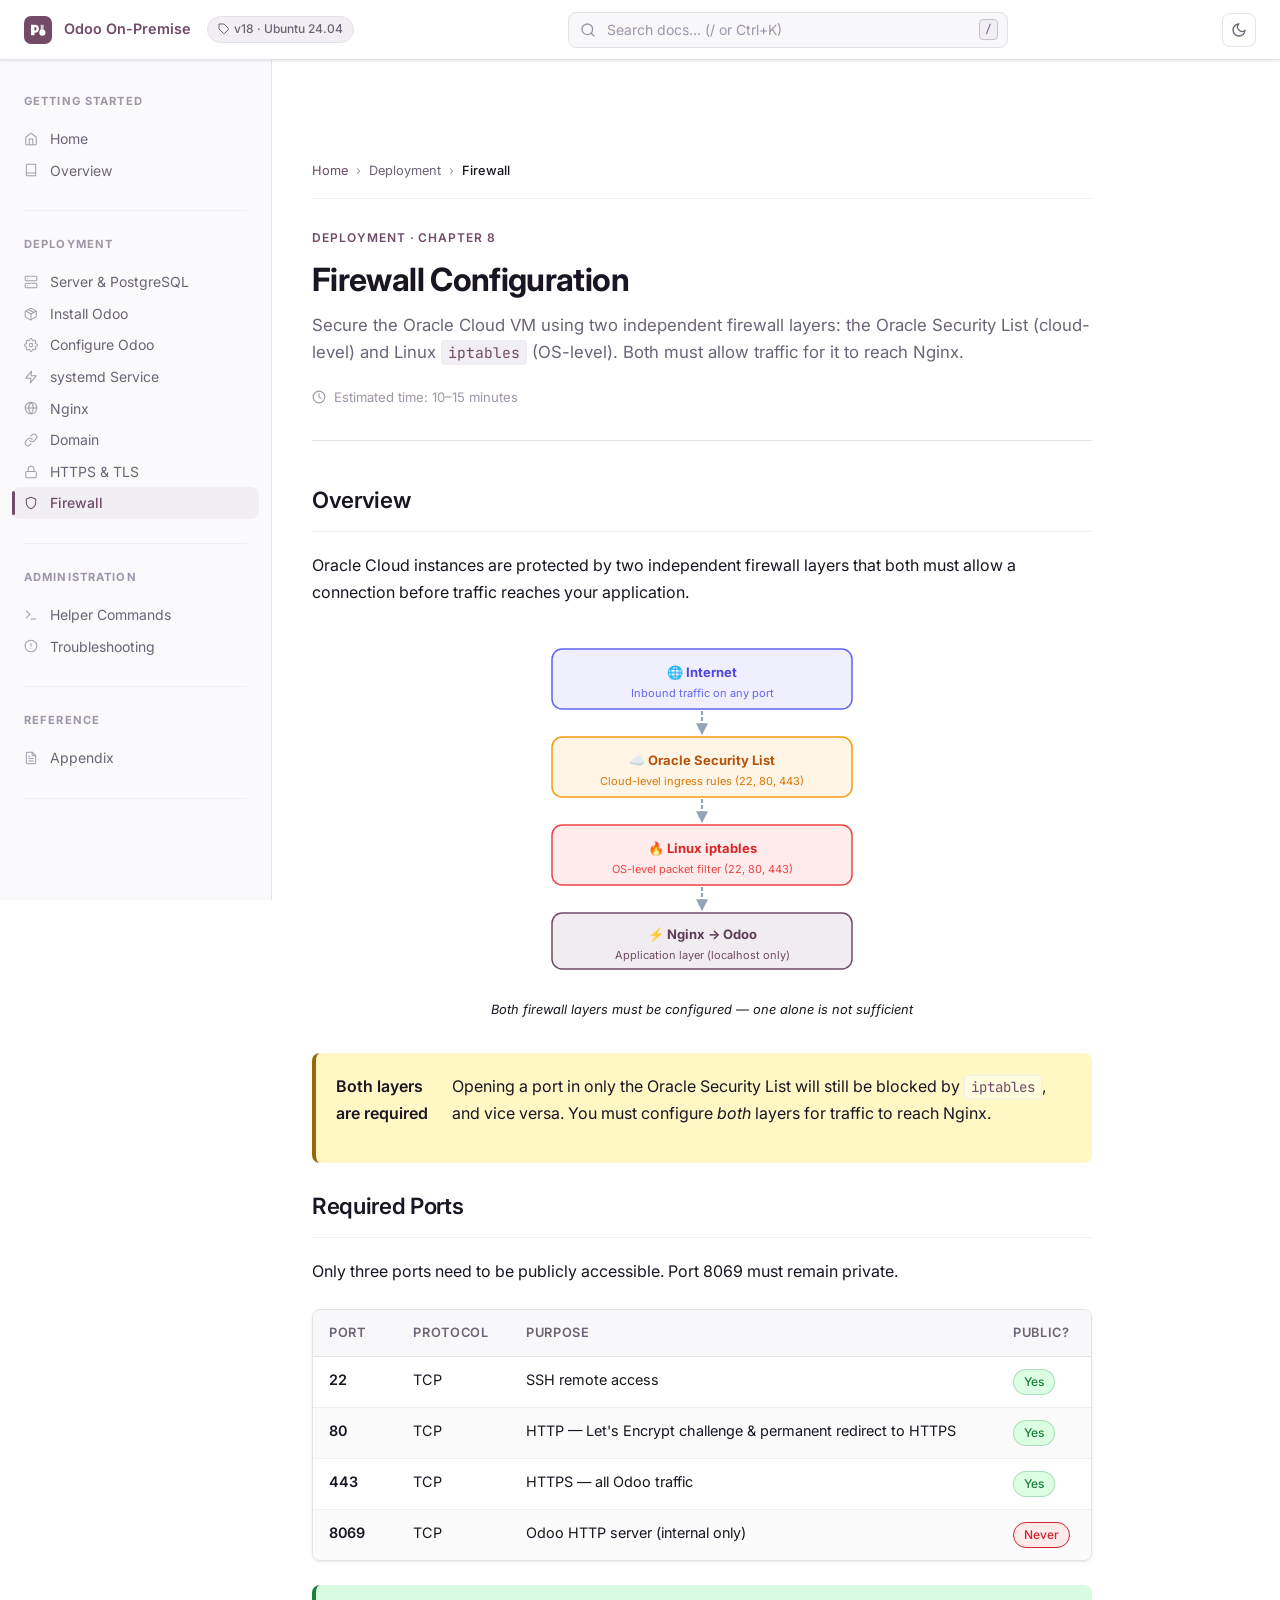
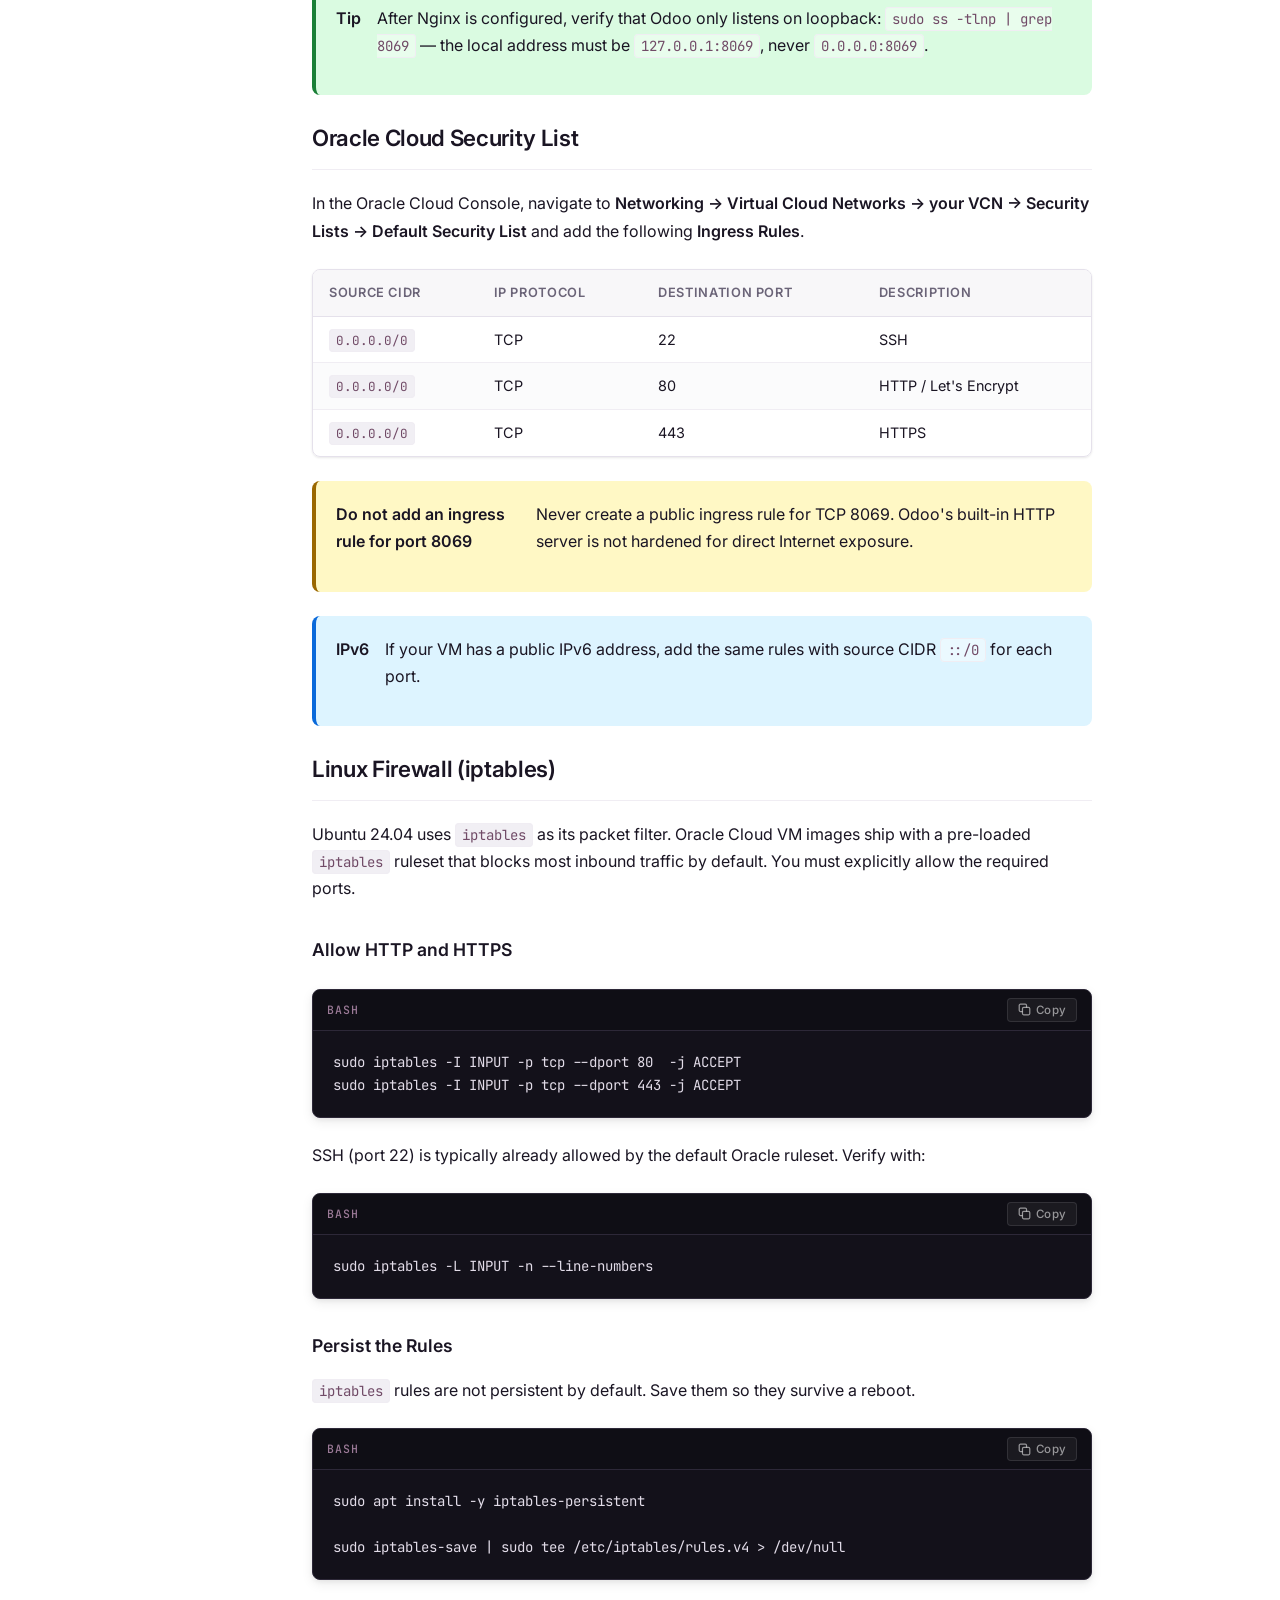
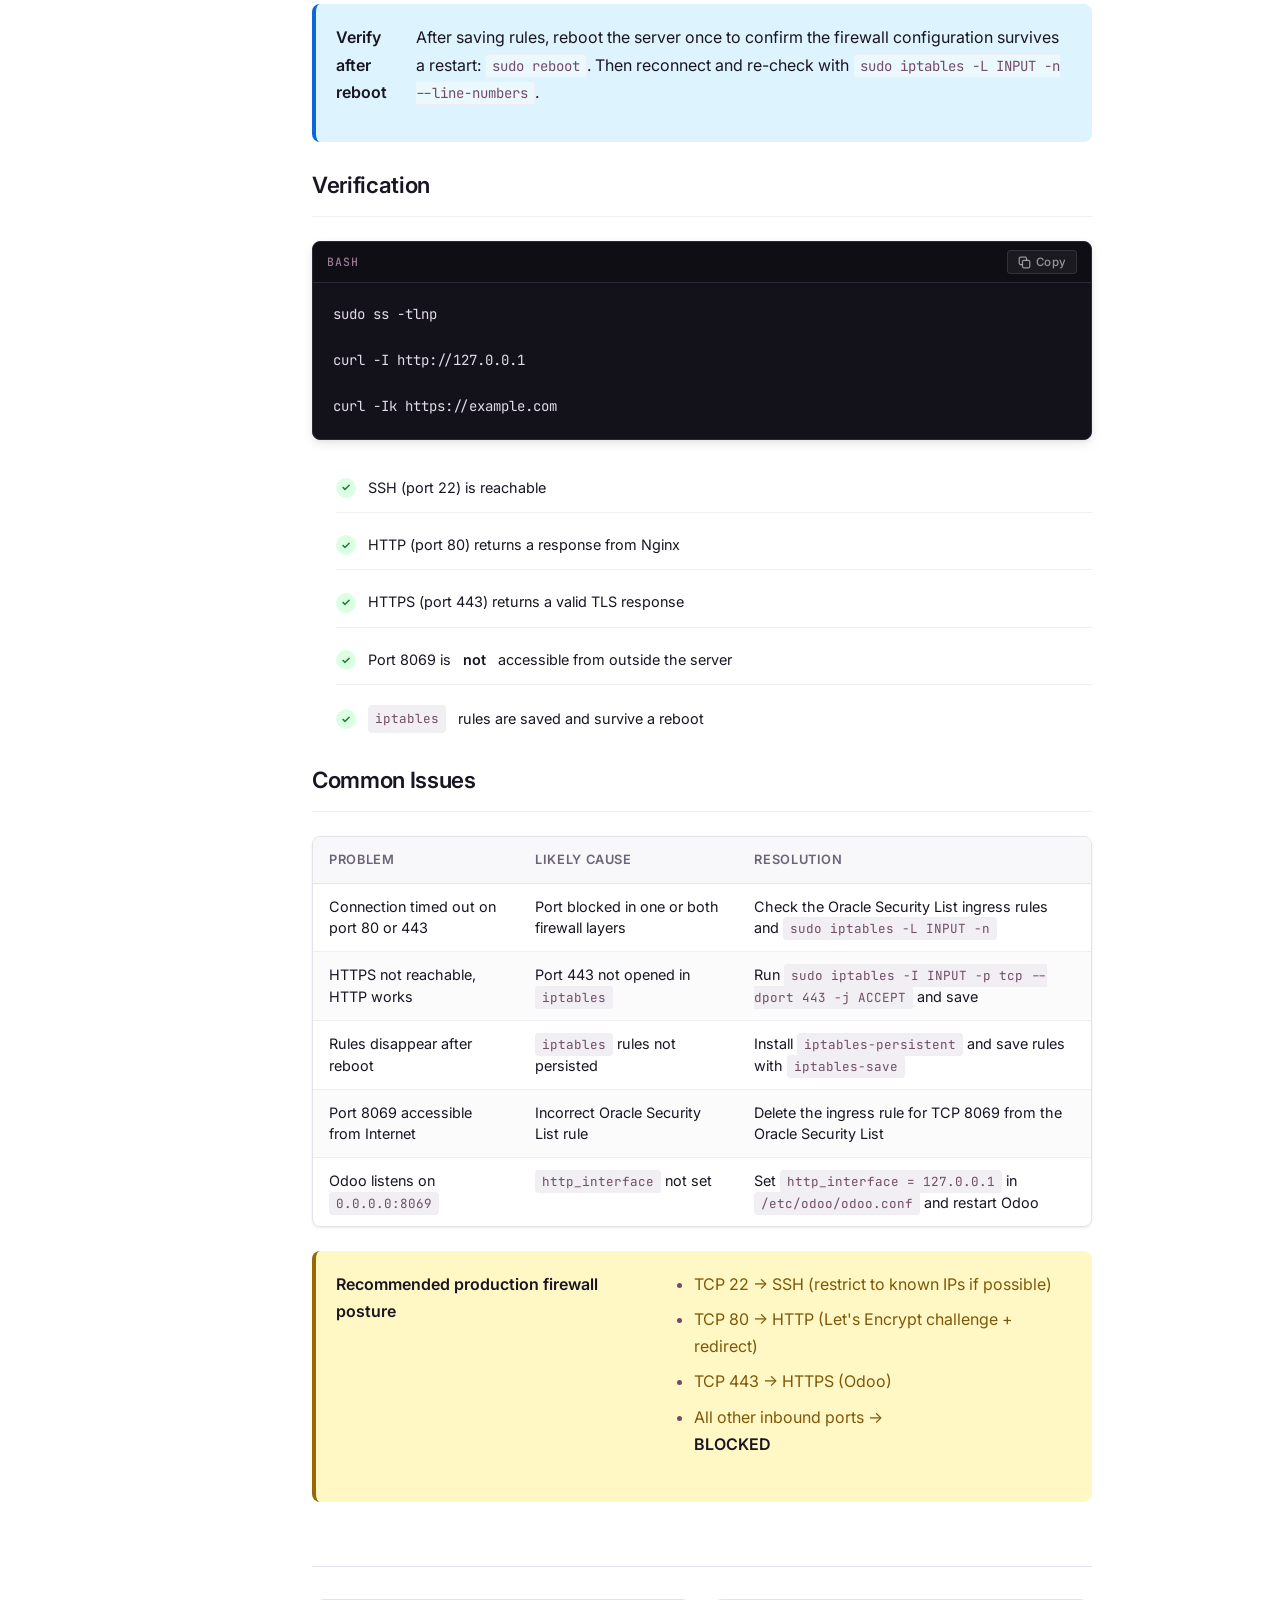
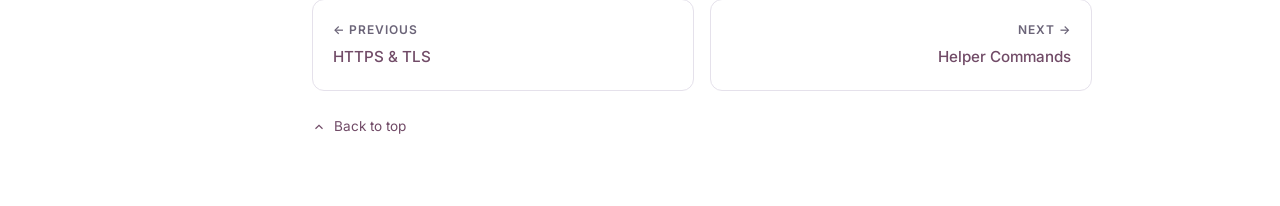
<file: pages/firewall.html>
<!DOCTYPE html>
<html lang="en" data-theme="light">
<head>
  <meta charset="UTF-8">
  <meta name="viewport" content="width=device-width, initial-scale=1.0">
  <title>Firewall Configuration — Odoo On-Premise</title>
  <meta name="description" content="Configure Oracle Cloud Security Lists and Linux iptables to expose only SSH, HTTP, and HTTPS while keeping port 8069 private.">
  <script>(function(){var t=localStorage.getItem('odoo-docs-theme')||(window.matchMedia('(prefers-color-scheme: dark)').matches?'dark':'light');document.documentElement.setAttribute('data-theme',t);})();</script>
  <link rel="stylesheet" href="../assets/css/style.css">
  <link rel="stylesheet" href="../assets/css/components.css">
  <link rel="stylesheet" href="../assets/css/code.css">
  <link rel="stylesheet" href="../assets/css/dark.css">
</head>
<body>
<header class="doc-header" role="banner">
  <button class="hamburger" aria-label="Toggle navigation" aria-expanded="false"><svg width="18" height="18" viewBox="0 0 24 24" fill="none" stroke="currentColor" stroke-width="2" stroke-linecap="round"><line x1="3" y1="6" x2="21" y2="6"/><line x1="3" y1="12" x2="21" y2="12"/><line x1="3" y1="18" x2="21" y2="18"/></svg></button>
  <a class="header-brand" href="../index.html" aria-label="Odoo Docs Home"><svg class="brand-logo" viewBox="0 0 32 32" fill="none" xmlns="http://www.w3.org/2000/svg" aria-hidden="true"><rect width="32" height="32" rx="8" fill="#714B67"/><path d="M8 22V10h4.5a4.5 4.5 0 010 9H12v3H8zm4-5.5h.5a2 2 0 000-4H12v4z" fill="white"/><circle cx="21" cy="19" r="3.5" fill="white"/><path d="M19.5 10h3v7a3.5 3.5 0 01-3.5 3.5H19V10h.5z" fill="white" opacity="0.7"/></svg><span class="brand-title">Odoo On-Premise</span></a>
  <span class="header-version"><svg width="12" height="12" viewBox="0 0 24 24" fill="none" stroke="currentColor" stroke-width="2" aria-hidden="true"><path d="M20.59 13.41l-7.17 7.17a2 2 0 01-2.83 0L2 12V2h10l8.59 8.59a2 2 0 010 2.82z"/><line x1="7" y1="7" x2="7.01" y2="7"/></svg>v18 · Ubuntu 24.04</span>
  <div class="header-search"><div class="search-box" role="search"><svg class="search-icon" viewBox="0 0 24 24" fill="none" stroke="currentColor" stroke-width="2" stroke-linecap="round" aria-hidden="true"><circle cx="11" cy="11" r="8"/><line x1="21" y1="21" x2="16.65" y2="16.65"/></svg><input type="search" class="search-input" placeholder="Search docs… (/ or Ctrl+K)" aria-label="Search documentation" autocomplete="off" spellcheck="false"><div class="search-shortcut" aria-hidden="true"><kbd>/</kbd></div><div class="search-results" role="listbox" aria-label="Search results"></div></div></div>
  <div class="header-actions"><button class="theme-toggle" aria-label="Toggle dark mode" title="Toggle dark mode (D)"><svg class="icon-moon" width="16" height="16" viewBox="0 0 24 24" fill="none" stroke="currentColor" stroke-width="2" stroke-linecap="round" aria-hidden="true"><path d="M21 12.79A9 9 0 1111.21 3 7 7 0 0021 12.79z"/></svg><svg class="icon-sun" width="16" height="16" viewBox="0 0 24 24" fill="none" stroke="currentColor" stroke-width="2" stroke-linecap="round" aria-hidden="true"><circle cx="12" cy="12" r="5"/><line x1="12" y1="1" x2="12" y2="3"/><line x1="12" y1="21" x2="12" y2="23"/><line x1="4.22" y1="4.22" x2="5.64" y2="5.64"/><line x1="18.36" y1="18.36" x2="19.78" y2="19.78"/><line x1="1" y1="12" x2="3" y2="12"/><line x1="21" y1="12" x2="23" y2="12"/><line x1="4.22" y1="19.78" x2="5.64" y2="18.36"/><line x1="18.36" y1="5.64" x2="19.78" y2="4.22"/></svg></button></div>
</header>
<div class="sidebar-backdrop" aria-hidden="true"></div>
<div class="doc-shell">
  <aside class="doc-sidebar" aria-label="Documentation navigation"></aside>
  <div class="doc-content">
    <div class="doc-content-inner">
      <main class="doc-article" id="main-content">

        <nav class="breadcrumbs" aria-label="Breadcrumb">
          <a href="../index.html">Home</a><span class="sep" aria-hidden="true">›</span>
          <span>Deployment</span><span class="sep" aria-hidden="true">›</span>
          <span class="current">Firewall</span>
        </nav>

        <header class="page-header">
          <span class="page-category">Deployment · Chapter 8</span>
          <h1>Firewall Configuration</h1>
          <p class="page-description">
            Secure the Oracle Cloud VM using two independent firewall layers: the Oracle Security List
            (cloud-level) and Linux <code>iptables</code> (OS-level). Both must allow traffic for it to reach Nginx.
          </p>
          <div class="page-meta">
            <span class="meta-item"><svg width="14" height="14" viewBox="0 0 24 24" fill="none" stroke="currentColor" stroke-width="2" aria-hidden="true"><circle cx="12" cy="12" r="10"/><polyline points="12 6 12 12 16 14"/></svg>Estimated time: 10–15 minutes</span>
          </div>
        </header>

        <!-- Overview -->
        <section id="overview">
          <h2>Overview</h2>
          <p>
            Oracle Cloud instances are protected by two independent firewall layers that both
            must allow a connection before traffic reaches your application.
          </p>

          <div class="diagram-container">
            <svg viewBox="0 0 400 340" xmlns="http://www.w3.org/2000/svg" style="max-width:400px;width:100%" role="img" aria-label="Firewall layers diagram">
              <defs>
                <marker id="a2" viewBox="0 0 10 10" refX="9" refY="5" markerWidth="6" markerHeight="6" orient="auto"><path d="M0,0 L10,5 L0,10 z" fill="#94a3b8"/></marker>
              </defs>
              <rect x="50" y="10"  width="300" height="60" rx="10" fill="rgba(99,102,241,0.1)"  stroke="#6366f1" stroke-width="1.5"/>
              <text x="200" y="38"  text-anchor="middle" font-family="Inter,sans-serif" font-size="13" font-weight="700" fill="#4f46e5">🌐 Internet</text>
              <text x="200" y="58"  text-anchor="middle" font-family="Inter,sans-serif" font-size="11" fill="#6366f1">Inbound traffic on any port</text>
              <line x1="200" y1="72" x2="200" y2="95" stroke="#94a3b8" stroke-width="2" marker-end="url(#a2)" stroke-dasharray="4,2"/>
              <rect x="50" y="98"  width="300" height="60" rx="10" fill="rgba(245,158,11,0.1)"  stroke="#f59e0b" stroke-width="1.5"/>
              <text x="200" y="126" text-anchor="middle" font-family="Inter,sans-serif" font-size="13" font-weight="700" fill="#b45309">☁️ Oracle Security List</text>
              <text x="200" y="146" text-anchor="middle" font-family="Inter,sans-serif" font-size="11" fill="#d97706">Cloud-level ingress rules (22, 80, 443)</text>
              <line x1="200" y1="160" x2="200" y2="183" stroke="#94a3b8" stroke-width="2" marker-end="url(#a2)" stroke-dasharray="4,2"/>
              <rect x="50" y="186" width="300" height="60" rx="10" fill="rgba(239,68,68,0.1)"  stroke="#ef4444" stroke-width="1.5"/>
              <text x="200" y="214" text-anchor="middle" font-family="Inter,sans-serif" font-size="13" font-weight="700" fill="#dc2626">🔥 Linux iptables</text>
              <text x="200" y="234" text-anchor="middle" font-family="Inter,sans-serif" font-size="11" fill="#ef4444">OS-level packet filter (22, 80, 443)</text>
              <line x1="200" y1="248" x2="200" y2="271" stroke="#94a3b8" stroke-width="2" marker-end="url(#a2)" stroke-dasharray="4,2"/>
              <rect x="50" y="274" width="300" height="56" rx="10" fill="rgba(113,75,103,0.1)" stroke="#714B67" stroke-width="1.5"/>
              <text x="200" y="300" text-anchor="middle" font-family="Inter,sans-serif" font-size="13" font-weight="700" fill="#5c3d54">⚡ Nginx → Odoo</text>
              <text x="200" y="320" text-anchor="middle" font-family="Inter,sans-serif" font-size="11" fill="#714B67">Application layer (localhost only)</text>
            </svg>
            <p class="diagram-caption">Both firewall layers must be configured — one alone is not sufficient</p>
          </div>

          <div class="warning">
            <strong>Both layers are required</strong>
            <p>
              Opening a port in only the Oracle Security List will still be blocked by <code>iptables</code>, and vice versa.
              You must configure <em>both</em> layers for traffic to reach Nginx.
            </p>
          </div>
        </section>

        <!-- Required Ports -->
        <section id="layers">
          <h2>Required Ports</h2>
          <p>Only three ports need to be publicly accessible. Port 8069 must remain private.</p>

          <div class="table-wrapper">
            <table>
              <thead>
                <tr><th>Port</th><th>Protocol</th><th>Purpose</th><th>Public?</th></tr>
              </thead>
              <tbody>
                <tr>
                  <td><strong>22</strong></td><td>TCP</td>
                  <td>SSH remote access</td>
                  <td><span class="badge badge-success">Yes</span></td>
                </tr>
                <tr>
                  <td><strong>80</strong></td><td>TCP</td>
                  <td>HTTP — Let's Encrypt challenge &amp; permanent redirect to HTTPS</td>
                  <td><span class="badge badge-success">Yes</span></td>
                </tr>
                <tr>
                  <td><strong>443</strong></td><td>TCP</td>
                  <td>HTTPS — all Odoo traffic</td>
                  <td><span class="badge badge-success">Yes</span></td>
                </tr>
                <tr>
                  <td><strong>8069</strong></td><td>TCP</td>
                  <td>Odoo HTTP server (internal only)</td>
                  <td><span class="badge badge-neutral" style="background:var(--clr-danger-bg);color:var(--clr-danger);border-color:var(--clr-danger)">Never</span></td>
                </tr>
              </tbody>
            </table>
          </div>

          <div class="tip">
            <strong>Tip</strong>
            <p>
              After Nginx is configured, verify that Odoo only listens on loopback:
              <code>sudo ss -tlnp | grep 8069</code> — the local address must be
              <code>127.0.0.1:8069</code>, never <code>0.0.0.0:8069</code>.
            </p>
          </div>
        </section>

        <!-- Oracle Security List -->
        <section id="oracle">
          <h2>Oracle Cloud Security List</h2>
          <p>
            In the Oracle Cloud Console, navigate to <strong>Networking → Virtual Cloud Networks →
            your VCN → Security Lists → Default Security List</strong> and add the following
            <strong>Ingress Rules</strong>.
          </p>

          <div class="table-wrapper">
            <table>
              <thead><tr><th>Source CIDR</th><th>IP Protocol</th><th>Destination Port</th><th>Description</th></tr></thead>
              <tbody>
                <tr><td><code>0.0.0.0/0</code></td><td>TCP</td><td>22</td><td>SSH</td></tr>
                <tr><td><code>0.0.0.0/0</code></td><td>TCP</td><td>80</td><td>HTTP / Let's Encrypt</td></tr>
                <tr><td><code>0.0.0.0/0</code></td><td>TCP</td><td>443</td><td>HTTPS</td></tr>
              </tbody>
            </table>
          </div>

          <div class="warning">
            <strong>Do not add an ingress rule for port 8069</strong>
            <p>Never create a public ingress rule for TCP 8069. Odoo's built-in HTTP server is not hardened for direct Internet exposure.</p>
          </div>

          <div class="note">
            <strong>IPv6</strong>
            <p>If your VM has a public IPv6 address, add the same rules with source CIDR <code>::/0</code> for each port.</p>
          </div>
        </section>

        <!-- iptables -->
        <section id="iptables">
          <h2>Linux Firewall (iptables)</h2>
          <p>
            Ubuntu 24.04 uses <code>iptables</code> as its packet filter. Oracle Cloud VM images
            ship with a pre-loaded <code>iptables</code> ruleset that blocks most inbound traffic
            by default. You must explicitly allow the required ports.
          </p>

          <h3>Allow HTTP and HTTPS</h3>
<div class="code-block"><div class="code-header"><span class="code-lang">bash</span><button type="button" class="copy-btn" aria-label="Copy code to clipboard" title="Copy code" onclick="copyCode(this)"><svg viewBox="0 0 16 16" fill="none" stroke="currentColor" stroke-width="1.5" aria-hidden="true"><rect x="5.5" y="5.5" width="9" height="9" rx="1.5"/><path d="M10.5 5.5V3A1.5 1.5 0 009 1.5H3A1.5 1.5 0 001.5 3v6A1.5 1.5 0 003 10.5h2.5"/></svg><span class="copy-label">Copy</span></button></div><pre>sudo iptables -I INPUT -p tcp --dport 80  -j ACCEPT
sudo iptables -I INPUT -p tcp --dport 443 -j ACCEPT</pre></div>

          <p>SSH (port 22) is typically already allowed by the default Oracle ruleset. Verify with:</p>
<div class="code-block"><div class="code-header"><span class="code-lang">bash</span><button type="button" class="copy-btn" aria-label="Copy code to clipboard" title="Copy code" onclick="copyCode(this)"><svg viewBox="0 0 16 16" fill="none" stroke="currentColor" stroke-width="1.5" aria-hidden="true"><rect x="5.5" y="5.5" width="9" height="9" rx="1.5"/><path d="M10.5 5.5V3A1.5 1.5 0 009 1.5H3A1.5 1.5 0 001.5 3v6A1.5 1.5 0 003 10.5h2.5"/></svg><span class="copy-label">Copy</span></button></div><pre>sudo iptables -L INPUT -n --line-numbers</pre></div>

          <h3>Persist the Rules</h3>
          <p>
            <code>iptables</code> rules are not persistent by default. Save them so they survive
            a reboot.
          </p>
<div class="code-block"><div class="code-header"><span class="code-lang">bash</span><button type="button" class="copy-btn" aria-label="Copy code to clipboard" title="Copy code" onclick="copyCode(this)"><svg viewBox="0 0 16 16" fill="none" stroke="currentColor" stroke-width="1.5" aria-hidden="true"><rect x="5.5" y="5.5" width="9" height="9" rx="1.5"/><path d="M10.5 5.5V3A1.5 1.5 0 009 1.5H3A1.5 1.5 0 001.5 3v6A1.5 1.5 0 003 10.5h2.5"/></svg><span class="copy-label">Copy</span></button></div><pre>sudo apt install -y iptables-persistent

sudo iptables-save | sudo tee /etc/iptables/rules.v4 > /dev/null</pre></div>

          <div class="note">
            <strong>Verify after reboot</strong>
            <p>
              After saving rules, reboot the server once to confirm the firewall configuration
              survives a restart:
              <code>sudo reboot</code>. Then reconnect and re-check with
              <code>sudo iptables -L INPUT -n --line-numbers</code>.
            </p>
          </div>
        </section>

        <!-- Verification -->
        <section id="verify">
          <h2>Verification</h2>
<div class="code-block"><div class="code-header"><span class="code-lang">bash</span><button type="button" class="copy-btn" aria-label="Copy code to clipboard" title="Copy code" onclick="copyCode(this)"><svg viewBox="0 0 16 16" fill="none" stroke="currentColor" stroke-width="1.5" aria-hidden="true"><rect x="5.5" y="5.5" width="9" height="9" rx="1.5"/><path d="M10.5 5.5V3A1.5 1.5 0 009 1.5H3A1.5 1.5 0 001.5 3v6A1.5 1.5 0 003 10.5h2.5"/></svg><span class="copy-label">Copy</span></button></div><pre>sudo ss -tlnp

curl -I http://127.0.0.1

curl -Ik https://example.com</pre></div>

          <ul class="verify-list">
            <li><span class="tick">✓</span> SSH (port 22) is reachable</li>
            <li><span class="tick">✓</span> HTTP (port 80) returns a response from Nginx</li>
            <li><span class="tick">✓</span> HTTPS (port 443) returns a valid TLS response</li>
            <li><span class="tick">✓</span> Port 8069 is <strong>not</strong> accessible from outside the server</li>
            <li><span class="tick">✓</span> <code>iptables</code> rules are saved and survive a reboot</li>
          </ul>
        </section>

        <!-- Troubleshooting -->
        <section id="troubleshooting">
          <h2>Common Issues</h2>

          <div class="table-wrapper">
            <table>
              <thead><tr><th>Problem</th><th>Likely Cause</th><th>Resolution</th></tr></thead>
              <tbody>
                <tr><td>Connection timed out on port 80 or 443</td><td>Port blocked in one or both firewall layers</td><td>Check the Oracle Security List ingress rules and <code>sudo iptables -L INPUT -n</code></td></tr>
                <tr><td>HTTPS not reachable, HTTP works</td><td>Port 443 not opened in <code>iptables</code></td><td>Run <code>sudo iptables -I INPUT -p tcp --dport 443 -j ACCEPT</code> and save</td></tr>
                <tr><td>Rules disappear after reboot</td><td><code>iptables</code> rules not persisted</td><td>Install <code>iptables-persistent</code> and save rules with <code>iptables-save</code></td></tr>
                <tr><td>Port 8069 accessible from Internet</td><td>Incorrect Oracle Security List rule</td><td>Delete the ingress rule for TCP 8069 from the Oracle Security List</td></tr>
                <tr><td>Odoo listens on <code>0.0.0.0:8069</code></td><td><code>http_interface</code> not set</td><td>Set <code>http_interface = 127.0.0.1</code> in <code>/etc/odoo/odoo.conf</code> and restart Odoo</td></tr>
              </tbody>
            </table>
          </div>

          <div class="warning">
            <strong>Recommended production firewall posture</strong>
            <ul>
              <li>TCP 22 → SSH (restrict to known IPs if possible)</li>
              <li>TCP 80 → HTTP (Let's Encrypt challenge + redirect)</li>
              <li>TCP 443 → HTTPS (Odoo)</li>
              <li>All other inbound ports → <strong>BLOCKED</strong></li>
            </ul>
          </div>
        </section>

        <nav class="page-nav" aria-label="Chapter navigation">
          <a class="page-nav-item prev" href="https.html"><span class="nav-label">← Previous</span><span class="nav-title">HTTPS &amp; TLS</span></a>
          <a class="page-nav-item next" href="helper-commands.html"><span class="nav-label">Next →</span><span class="nav-title">Helper Commands</span></a>
        </nav>
        <a class="back-to-top" href="#main-content"><svg width="14" height="14" viewBox="0 0 24 24" fill="none" stroke="currentColor" stroke-width="2" aria-hidden="true"><polyline points="18 15 12 9 6 15"/></svg>Back to top</a>

      </main>
      <div class="doc-toc-column" aria-label="Page table of contents"></div>
    </div>
  </div>
</div>
<script src="../assets/js/darkmode.js"></script>
<script src="../assets/js/navigation.js"></script>
<script src="../assets/js/toc.js"></script>
<script src="../assets/js/search.js"></script>
<script src="../assets/js/app.js"></script>
</body>
</html>
</file>
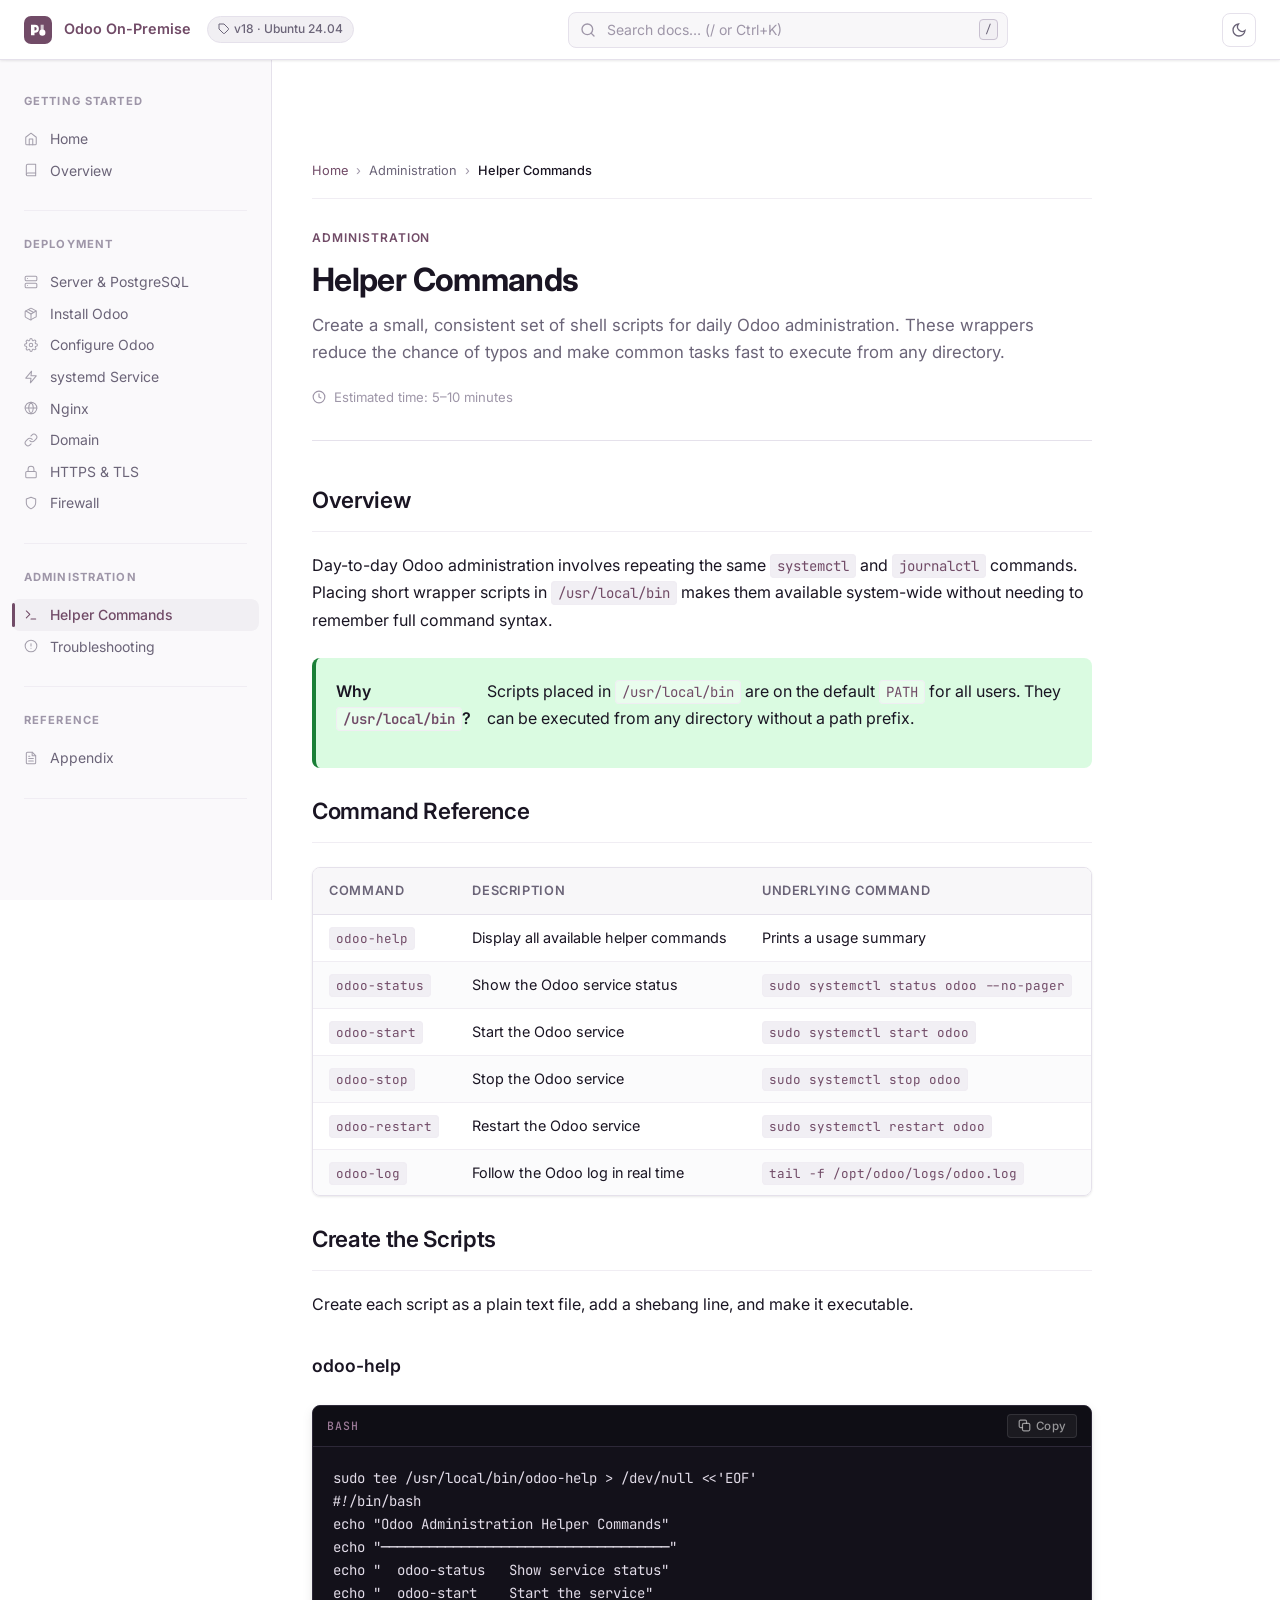
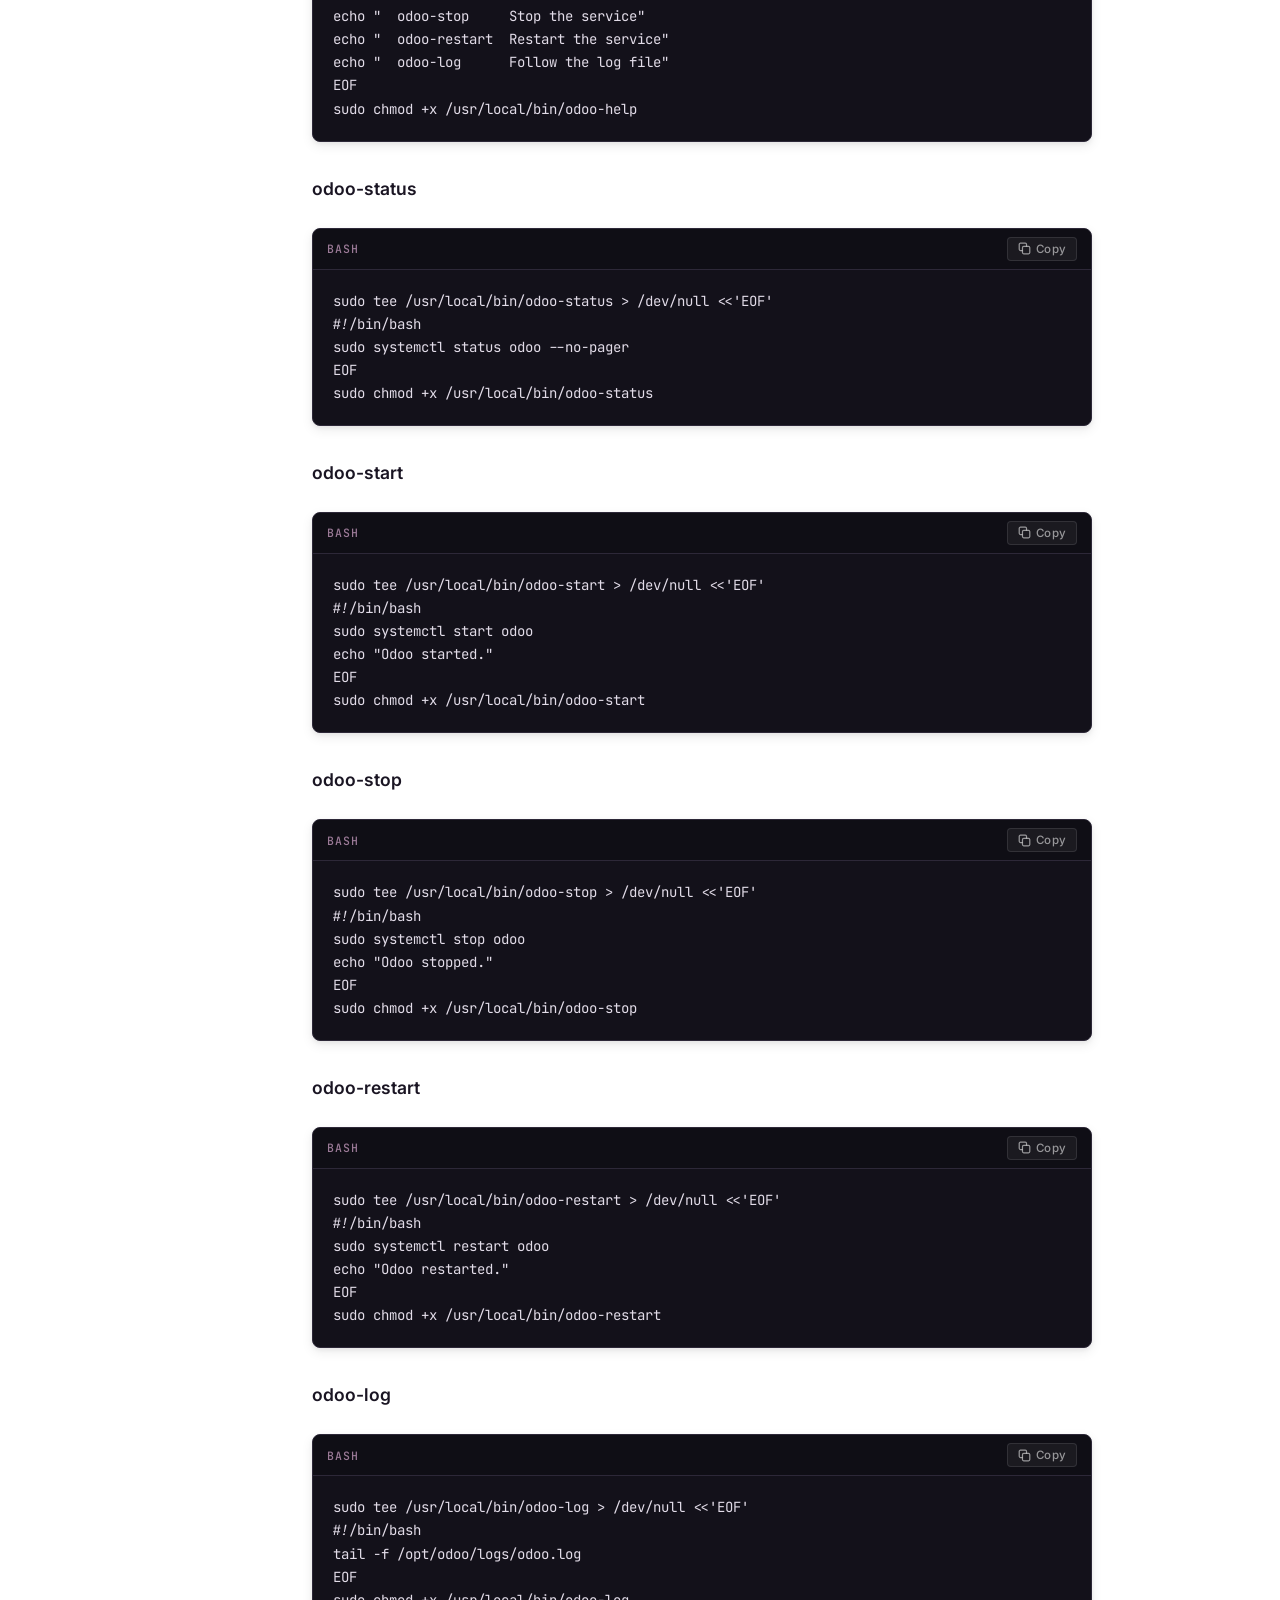
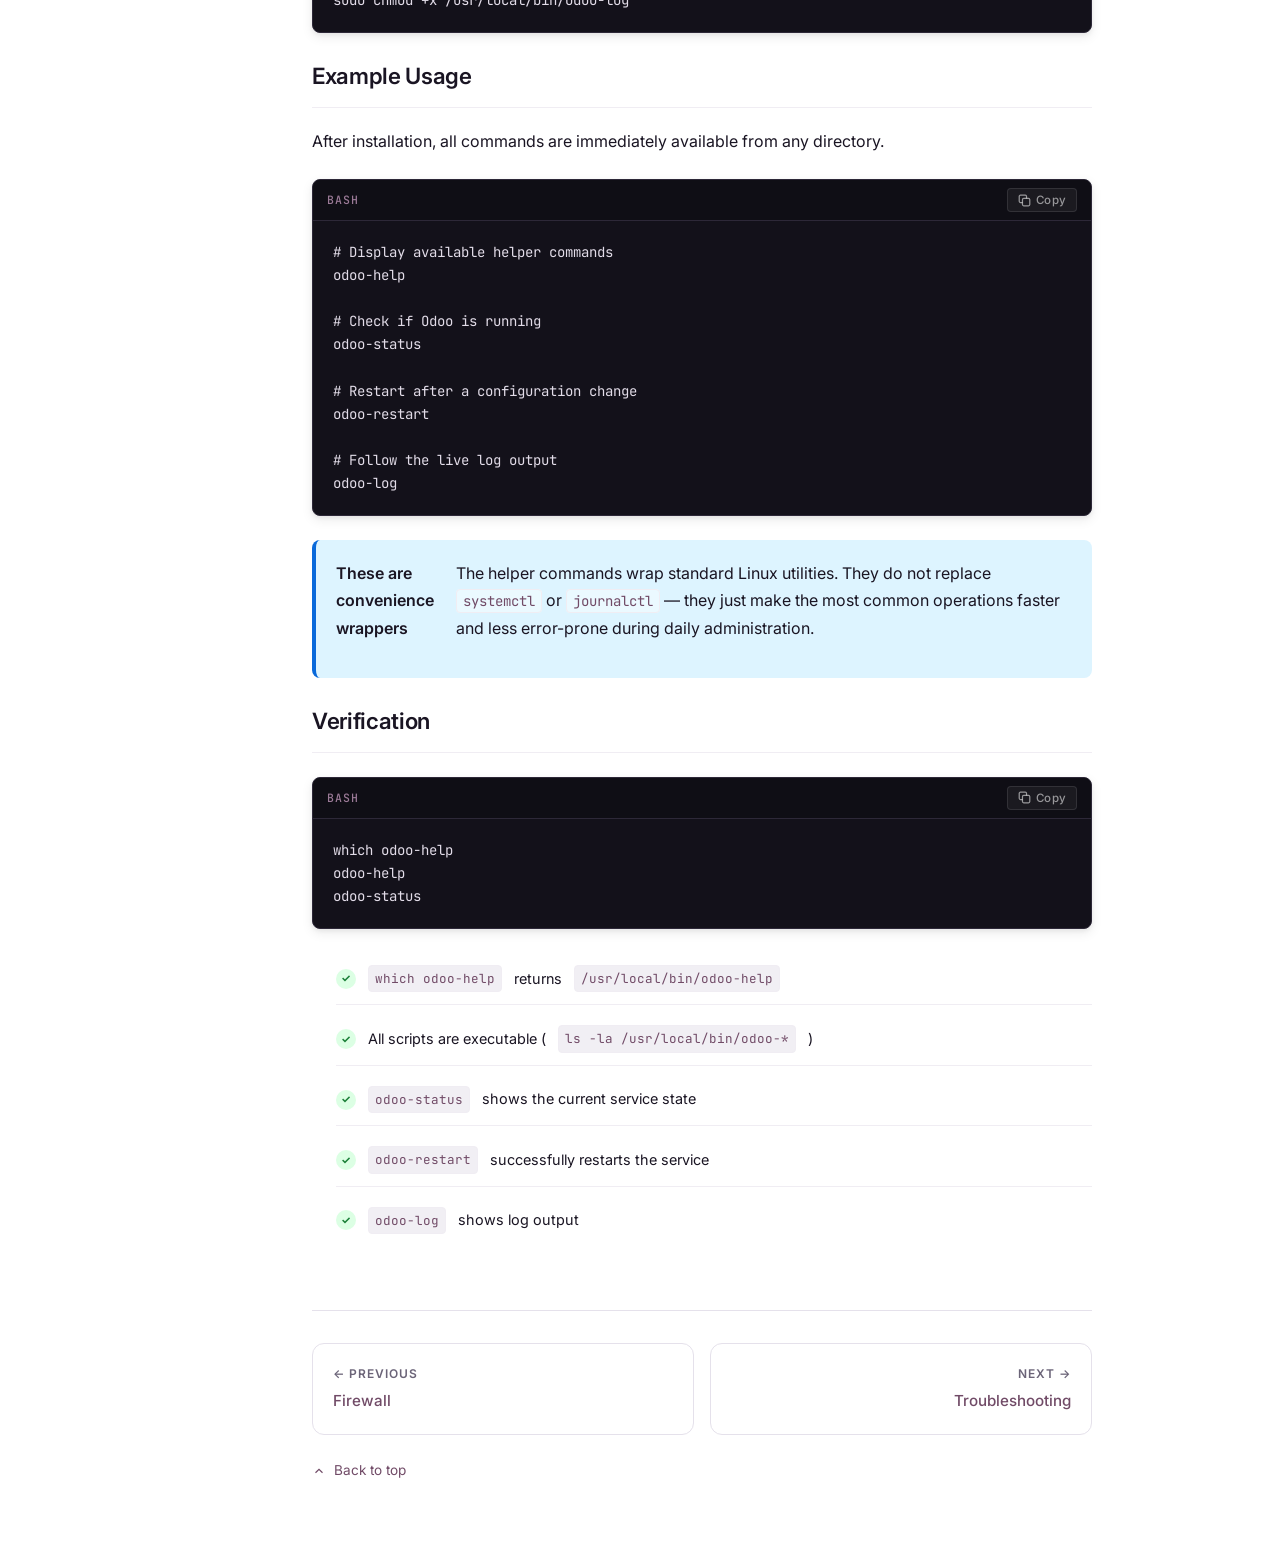
<file: pages/helper-commands.html>
<!DOCTYPE html>
<html lang="en" data-theme="light">
<head>
  <meta charset="UTF-8">
  <meta name="viewport" content="width=device-width, initial-scale=1.0">
  <title>Helper Commands — Odoo On-Premise</title>
  <meta name="description" content="Create convenient shell scripts for day-to-day Odoo server administration including status, start, stop, restart, and log viewing.">
  <script>(function(){var t=localStorage.getItem('odoo-docs-theme')||(window.matchMedia('(prefers-color-scheme: dark)').matches?'dark':'light');document.documentElement.setAttribute('data-theme',t);})();</script>
  <link rel="stylesheet" href="../assets/css/style.css">
  <link rel="stylesheet" href="../assets/css/components.css">
  <link rel="stylesheet" href="../assets/css/code.css">
  <link rel="stylesheet" href="../assets/css/dark.css">
</head>
<body>
<header class="doc-header" role="banner">
  <button class="hamburger" aria-label="Toggle navigation" aria-expanded="false"><svg width="18" height="18" viewBox="0 0 24 24" fill="none" stroke="currentColor" stroke-width="2" stroke-linecap="round"><line x1="3" y1="6" x2="21" y2="6"/><line x1="3" y1="12" x2="21" y2="12"/><line x1="3" y1="18" x2="21" y2="18"/></svg></button>
  <a class="header-brand" href="../index.html" aria-label="Odoo Docs Home"><svg class="brand-logo" viewBox="0 0 32 32" fill="none" xmlns="http://www.w3.org/2000/svg" aria-hidden="true"><rect width="32" height="32" rx="8" fill="#714B67"/><path d="M8 22V10h4.5a4.5 4.5 0 010 9H12v3H8zm4-5.5h.5a2 2 0 000-4H12v4z" fill="white"/><circle cx="21" cy="19" r="3.5" fill="white"/><path d="M19.5 10h3v7a3.5 3.5 0 01-3.5 3.5H19V10h.5z" fill="white" opacity="0.7"/></svg><span class="brand-title">Odoo On-Premise</span></a>
  <span class="header-version"><svg width="12" height="12" viewBox="0 0 24 24" fill="none" stroke="currentColor" stroke-width="2" aria-hidden="true"><path d="M20.59 13.41l-7.17 7.17a2 2 0 01-2.83 0L2 12V2h10l8.59 8.59a2 2 0 010 2.82z"/><line x1="7" y1="7" x2="7.01" y2="7"/></svg>v18 · Ubuntu 24.04</span>
  <div class="header-search"><div class="search-box" role="search"><svg class="search-icon" viewBox="0 0 24 24" fill="none" stroke="currentColor" stroke-width="2" stroke-linecap="round" aria-hidden="true"><circle cx="11" cy="11" r="8"/><line x1="21" y1="21" x2="16.65" y2="16.65"/></svg><input type="search" class="search-input" placeholder="Search docs… (/ or Ctrl+K)" aria-label="Search documentation" autocomplete="off" spellcheck="false"><div class="search-shortcut" aria-hidden="true"><kbd>/</kbd></div><div class="search-results" role="listbox" aria-label="Search results"></div></div></div>
  <div class="header-actions"><button class="theme-toggle" aria-label="Toggle dark mode" title="Toggle dark mode (D)"><svg class="icon-moon" width="16" height="16" viewBox="0 0 24 24" fill="none" stroke="currentColor" stroke-width="2" stroke-linecap="round" aria-hidden="true"><path d="M21 12.79A9 9 0 1111.21 3 7 7 0 0021 12.79z"/></svg><svg class="icon-sun" width="16" height="16" viewBox="0 0 24 24" fill="none" stroke="currentColor" stroke-width="2" stroke-linecap="round" aria-hidden="true"><circle cx="12" cy="12" r="5"/><line x1="12" y1="1" x2="12" y2="3"/><line x1="12" y1="21" x2="12" y2="23"/><line x1="4.22" y1="4.22" x2="5.64" y2="5.64"/><line x1="18.36" y1="18.36" x2="19.78" y2="19.78"/><line x1="1" y1="12" x2="3" y2="12"/><line x1="21" y1="12" x2="23" y2="12"/><line x1="4.22" y1="19.78" x2="5.64" y2="18.36"/><line x1="18.36" y1="5.64" x2="19.78" y2="4.22"/></svg></button></div>
</header>
<div class="sidebar-backdrop" aria-hidden="true"></div>
<div class="doc-shell">
  <aside class="doc-sidebar" aria-label="Documentation navigation"></aside>
  <div class="doc-content">
    <div class="doc-content-inner">
      <main class="doc-article" id="main-content">

        <nav class="breadcrumbs" aria-label="Breadcrumb">
          <a href="../index.html">Home</a><span class="sep" aria-hidden="true">›</span>
          <span>Administration</span><span class="sep" aria-hidden="true">›</span>
          <span class="current">Helper Commands</span>
        </nav>

        <header class="page-header">
          <span class="page-category">Administration</span>
          <h1>Helper Commands</h1>
          <p class="page-description">
            Create a small, consistent set of shell scripts for daily Odoo administration.
            These wrappers reduce the chance of typos and make common tasks fast to execute from any directory.
          </p>
          <div class="page-meta">
            <span class="meta-item"><svg width="14" height="14" viewBox="0 0 24 24" fill="none" stroke="currentColor" stroke-width="2" aria-hidden="true"><circle cx="12" cy="12" r="10"/><polyline points="12 6 12 12 16 14"/></svg>Estimated time: 5–10 minutes</span>
          </div>
        </header>

        <!-- Overview -->
        <section id="overview">
          <h2>Overview</h2>
          <p>
            Day-to-day Odoo administration involves repeating the same <code>systemctl</code> and <code>journalctl</code>
            commands. Placing short wrapper scripts in <code>/usr/local/bin</code> makes them available
            system-wide without needing to remember full command syntax.
          </p>

          <div class="tip">
            <strong>Why <code>/usr/local/bin</code>?</strong>
            <p>
              Scripts placed in <code>/usr/local/bin</code> are on the default <code>PATH</code> for all users.
              They can be executed from any directory without a path prefix.
            </p>
          </div>
        </section>

        <!-- Command Reference -->
        <section id="aliases">
          <h2>Command Reference</h2>

          <div class="table-wrapper">
            <table>
              <thead><tr><th>Command</th><th>Description</th><th>Underlying Command</th></tr></thead>
              <tbody>
                <tr><td><code>odoo-help</code></td><td>Display all available helper commands</td><td>Prints a usage summary</td></tr>
                <tr><td><code>odoo-status</code></td><td>Show the Odoo service status</td><td><code>sudo systemctl status odoo --no-pager</code></td></tr>
                <tr><td><code>odoo-start</code></td><td>Start the Odoo service</td><td><code>sudo systemctl start odoo</code></td></tr>
                <tr><td><code>odoo-stop</code></td><td>Stop the Odoo service</td><td><code>sudo systemctl stop odoo</code></td></tr>
                <tr><td><code>odoo-restart</code></td><td>Restart the Odoo service</td><td><code>sudo systemctl restart odoo</code></td></tr>
                <tr><td><code>odoo-log</code></td><td>Follow the Odoo log in real time</td><td><code>tail -f /opt/odoo/logs/odoo.log</code></td></tr>
              </tbody>
            </table>
          </div>
        </section>

        <!-- Installation -->
        <section id="install">
          <h2>Create the Scripts</h2>
          <p>Create each script as a plain text file, add a shebang line, and make it executable.</p>

          <h3>odoo-help</h3>
<div class="code-block"><div class="code-header"><span class="code-lang">bash</span><button type="button" class="copy-btn" aria-label="Copy code to clipboard" title="Copy code" onclick="copyCode(this)"><svg viewBox="0 0 16 16" fill="none" stroke="currentColor" stroke-width="1.5" aria-hidden="true"><rect x="5.5" y="5.5" width="9" height="9" rx="1.5"/><path d="M10.5 5.5V3A1.5 1.5 0 009 1.5H3A1.5 1.5 0 001.5 3v6A1.5 1.5 0 003 10.5h2.5"/></svg><span class="copy-label">Copy</span></button></div><pre>sudo tee /usr/local/bin/odoo-help > /dev/null &lt;&lt;'EOF'
#!/bin/bash
echo "Odoo Administration Helper Commands"
echo "────────────────────────────────────"
echo "  odoo-status   Show service status"
echo "  odoo-start    Start the service"
echo "  odoo-stop     Stop the service"
echo "  odoo-restart  Restart the service"
echo "  odoo-log      Follow the log file"
EOF
sudo chmod +x /usr/local/bin/odoo-help</pre></div>

          <h3>odoo-status</h3>
<div class="code-block"><div class="code-header"><span class="code-lang">bash</span><button type="button" class="copy-btn" aria-label="Copy code to clipboard" title="Copy code" onclick="copyCode(this)"><svg viewBox="0 0 16 16" fill="none" stroke="currentColor" stroke-width="1.5" aria-hidden="true"><rect x="5.5" y="5.5" width="9" height="9" rx="1.5"/><path d="M10.5 5.5V3A1.5 1.5 0 009 1.5H3A1.5 1.5 0 001.5 3v6A1.5 1.5 0 003 10.5h2.5"/></svg><span class="copy-label">Copy</span></button></div><pre>sudo tee /usr/local/bin/odoo-status > /dev/null &lt;&lt;'EOF'
#!/bin/bash
sudo systemctl status odoo --no-pager
EOF
sudo chmod +x /usr/local/bin/odoo-status</pre></div>

          <h3>odoo-start</h3>
<div class="code-block"><div class="code-header"><span class="code-lang">bash</span><button type="button" class="copy-btn" aria-label="Copy code to clipboard" title="Copy code" onclick="copyCode(this)"><svg viewBox="0 0 16 16" fill="none" stroke="currentColor" stroke-width="1.5" aria-hidden="true"><rect x="5.5" y="5.5" width="9" height="9" rx="1.5"/><path d="M10.5 5.5V3A1.5 1.5 0 009 1.5H3A1.5 1.5 0 001.5 3v6A1.5 1.5 0 003 10.5h2.5"/></svg><span class="copy-label">Copy</span></button></div><pre>sudo tee /usr/local/bin/odoo-start > /dev/null &lt;&lt;'EOF'
#!/bin/bash
sudo systemctl start odoo
echo "Odoo started."
EOF
sudo chmod +x /usr/local/bin/odoo-start</pre></div>

          <h3>odoo-stop</h3>
<div class="code-block"><div class="code-header"><span class="code-lang">bash</span><button type="button" class="copy-btn" aria-label="Copy code to clipboard" title="Copy code" onclick="copyCode(this)"><svg viewBox="0 0 16 16" fill="none" stroke="currentColor" stroke-width="1.5" aria-hidden="true"><rect x="5.5" y="5.5" width="9" height="9" rx="1.5"/><path d="M10.5 5.5V3A1.5 1.5 0 009 1.5H3A1.5 1.5 0 001.5 3v6A1.5 1.5 0 003 10.5h2.5"/></svg><span class="copy-label">Copy</span></button></div><pre>sudo tee /usr/local/bin/odoo-stop > /dev/null &lt;&lt;'EOF'
#!/bin/bash
sudo systemctl stop odoo
echo "Odoo stopped."
EOF
sudo chmod +x /usr/local/bin/odoo-stop</pre></div>

          <h3>odoo-restart</h3>
<div class="code-block"><div class="code-header"><span class="code-lang">bash</span><button type="button" class="copy-btn" aria-label="Copy code to clipboard" title="Copy code" onclick="copyCode(this)"><svg viewBox="0 0 16 16" fill="none" stroke="currentColor" stroke-width="1.5" aria-hidden="true"><rect x="5.5" y="5.5" width="9" height="9" rx="1.5"/><path d="M10.5 5.5V3A1.5 1.5 0 009 1.5H3A1.5 1.5 0 001.5 3v6A1.5 1.5 0 003 10.5h2.5"/></svg><span class="copy-label">Copy</span></button></div><pre>sudo tee /usr/local/bin/odoo-restart > /dev/null &lt;&lt;'EOF'
#!/bin/bash
sudo systemctl restart odoo
echo "Odoo restarted."
EOF
sudo chmod +x /usr/local/bin/odoo-restart</pre></div>

          <h3>odoo-log</h3>
<div class="code-block"><div class="code-header"><span class="code-lang">bash</span><button type="button" class="copy-btn" aria-label="Copy code to clipboard" title="Copy code" onclick="copyCode(this)"><svg viewBox="0 0 16 16" fill="none" stroke="currentColor" stroke-width="1.5" aria-hidden="true"><rect x="5.5" y="5.5" width="9" height="9" rx="1.5"/><path d="M10.5 5.5V3A1.5 1.5 0 009 1.5H3A1.5 1.5 0 001.5 3v6A1.5 1.5 0 003 10.5h2.5"/></svg><span class="copy-label">Copy</span></button></div><pre>sudo tee /usr/local/bin/odoo-log > /dev/null &lt;&lt;'EOF'
#!/bin/bash
tail -f /opt/odoo/logs/odoo.log
EOF
sudo chmod +x /usr/local/bin/odoo-log</pre></div>
        </section>

        <!-- Usage -->
        <section id="usage">
          <h2>Example Usage</h2>
          <p>After installation, all commands are immediately available from any directory.</p>

<div class="code-block"><div class="code-header"><span class="code-lang">bash</span><button type="button" class="copy-btn" aria-label="Copy code to clipboard" title="Copy code" onclick="copyCode(this)"><svg viewBox="0 0 16 16" fill="none" stroke="currentColor" stroke-width="1.5" aria-hidden="true"><rect x="5.5" y="5.5" width="9" height="9" rx="1.5"/><path d="M10.5 5.5V3A1.5 1.5 0 009 1.5H3A1.5 1.5 0 001.5 3v6A1.5 1.5 0 003 10.5h2.5"/></svg><span class="copy-label">Copy</span></button></div><pre># Display available helper commands
odoo-help

# Check if Odoo is running
odoo-status

# Restart after a configuration change
odoo-restart

# Follow the live log output
odoo-log</pre></div>

          <div class="note">
            <strong>These are convenience wrappers</strong>
            <p>
              The helper commands wrap standard Linux utilities. They do not replace
              <code>systemctl</code> or <code>journalctl</code> — they just make the most common
              operations faster and less error-prone during daily administration.
            </p>
          </div>
        </section>

        <!-- Verification -->
        <section id="verify">
          <h2>Verification</h2>
<div class="code-block"><div class="code-header"><span class="code-lang">bash</span><button type="button" class="copy-btn" aria-label="Copy code to clipboard" title="Copy code" onclick="copyCode(this)"><svg viewBox="0 0 16 16" fill="none" stroke="currentColor" stroke-width="1.5" aria-hidden="true"><rect x="5.5" y="5.5" width="9" height="9" rx="1.5"/><path d="M10.5 5.5V3A1.5 1.5 0 009 1.5H3A1.5 1.5 0 001.5 3v6A1.5 1.5 0 003 10.5h2.5"/></svg><span class="copy-label">Copy</span></button></div><pre>which odoo-help
odoo-help
odoo-status</pre></div>

          <ul class="verify-list">
            <li><span class="tick">✓</span> <code>which odoo-help</code> returns <code>/usr/local/bin/odoo-help</code></li>
            <li><span class="tick">✓</span> All scripts are executable (<code>ls -la /usr/local/bin/odoo-*</code>)</li>
            <li><span class="tick">✓</span> <code>odoo-status</code> shows the current service state</li>
            <li><span class="tick">✓</span> <code>odoo-restart</code> successfully restarts the service</li>
            <li><span class="tick">✓</span> <code>odoo-log</code> shows log output</li>
          </ul>
        </section>

        <nav class="page-nav" aria-label="Chapter navigation">
          <a class="page-nav-item prev" href="firewall.html"><span class="nav-label">← Previous</span><span class="nav-title">Firewall</span></a>
          <a class="page-nav-item next" href="troubleshooting.html"><span class="nav-label">Next →</span><span class="nav-title">Troubleshooting</span></a>
        </nav>
        <a class="back-to-top" href="#main-content"><svg width="14" height="14" viewBox="0 0 24 24" fill="none" stroke="currentColor" stroke-width="2" aria-hidden="true"><polyline points="18 15 12 9 6 15"/></svg>Back to top</a>

      </main>
      <div class="doc-toc-column" aria-label="Page table of contents"></div>
    </div>
  </div>
</div>
<script src="../assets/js/darkmode.js"></script>
<script src="../assets/js/navigation.js"></script>
<script src="../assets/js/toc.js"></script>
<script src="../assets/js/search.js"></script>
<script src="../assets/js/app.js"></script>
</body>
</html>
</file>
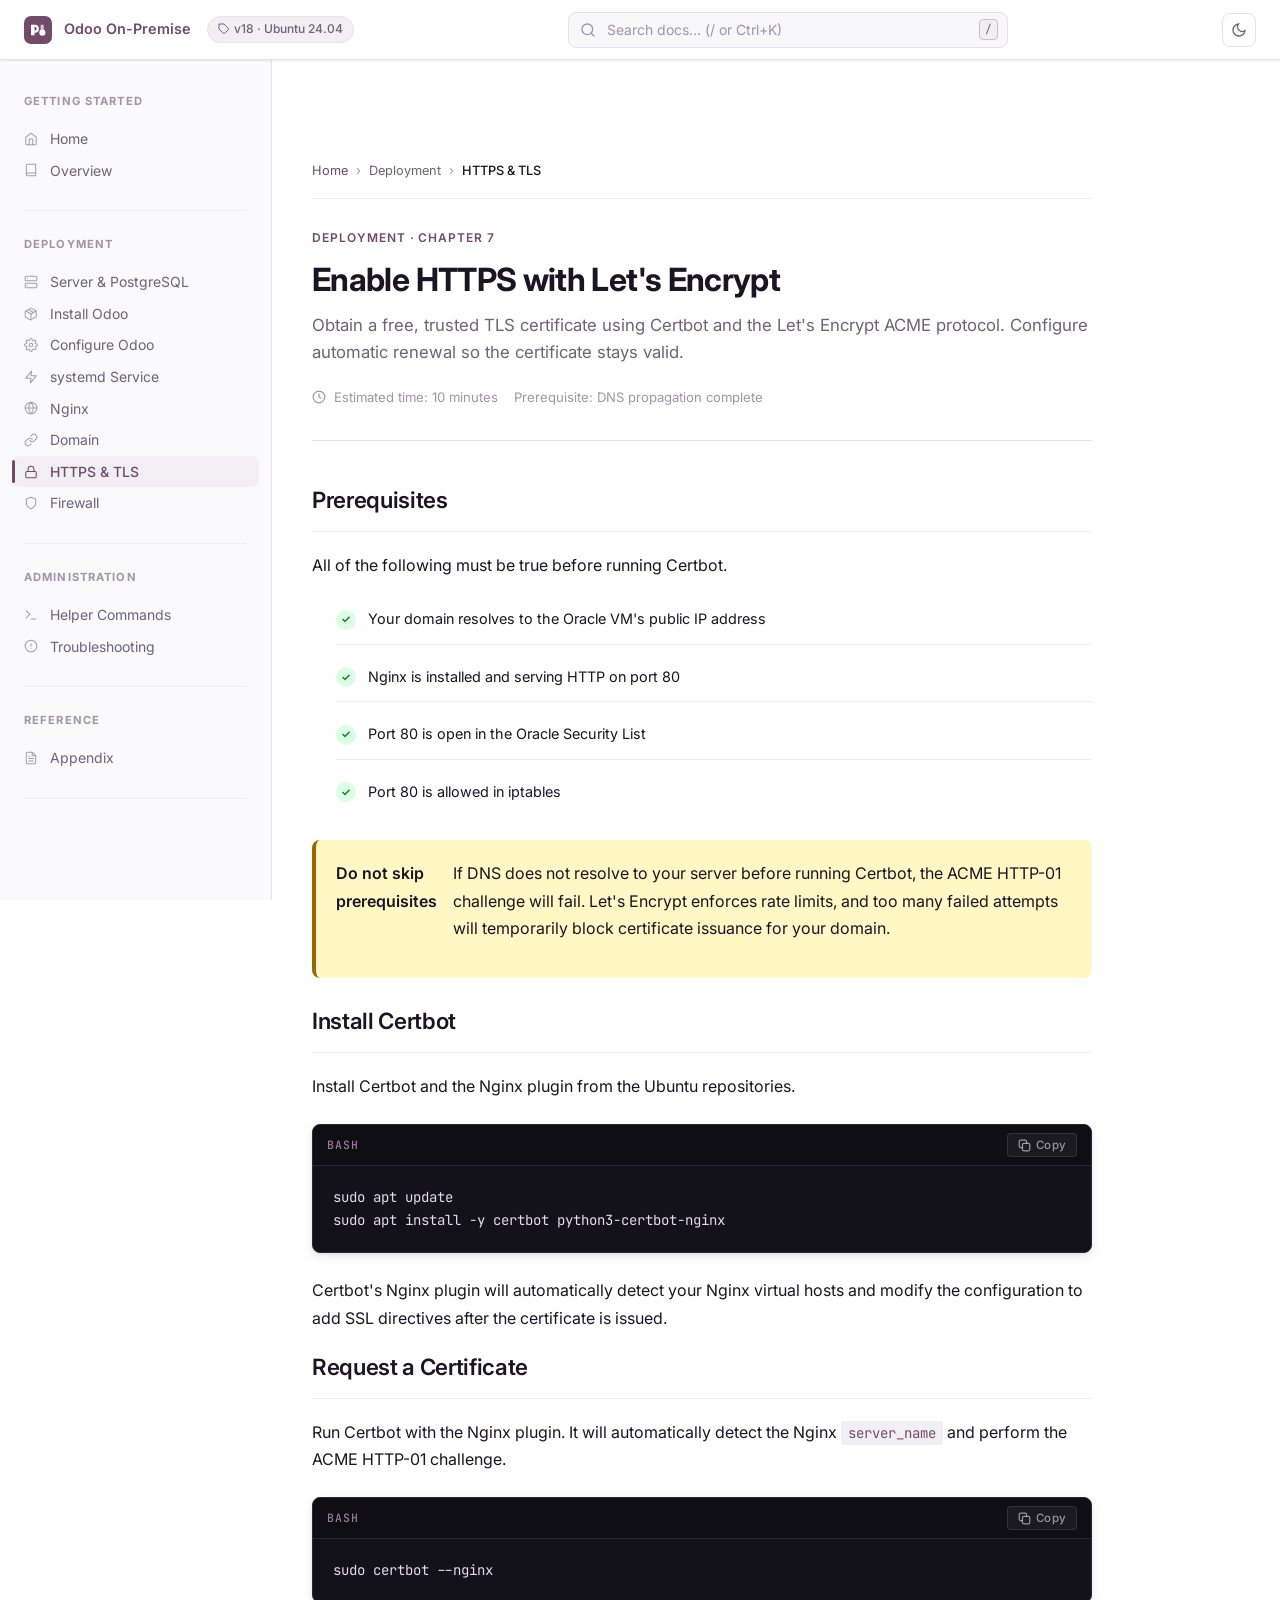
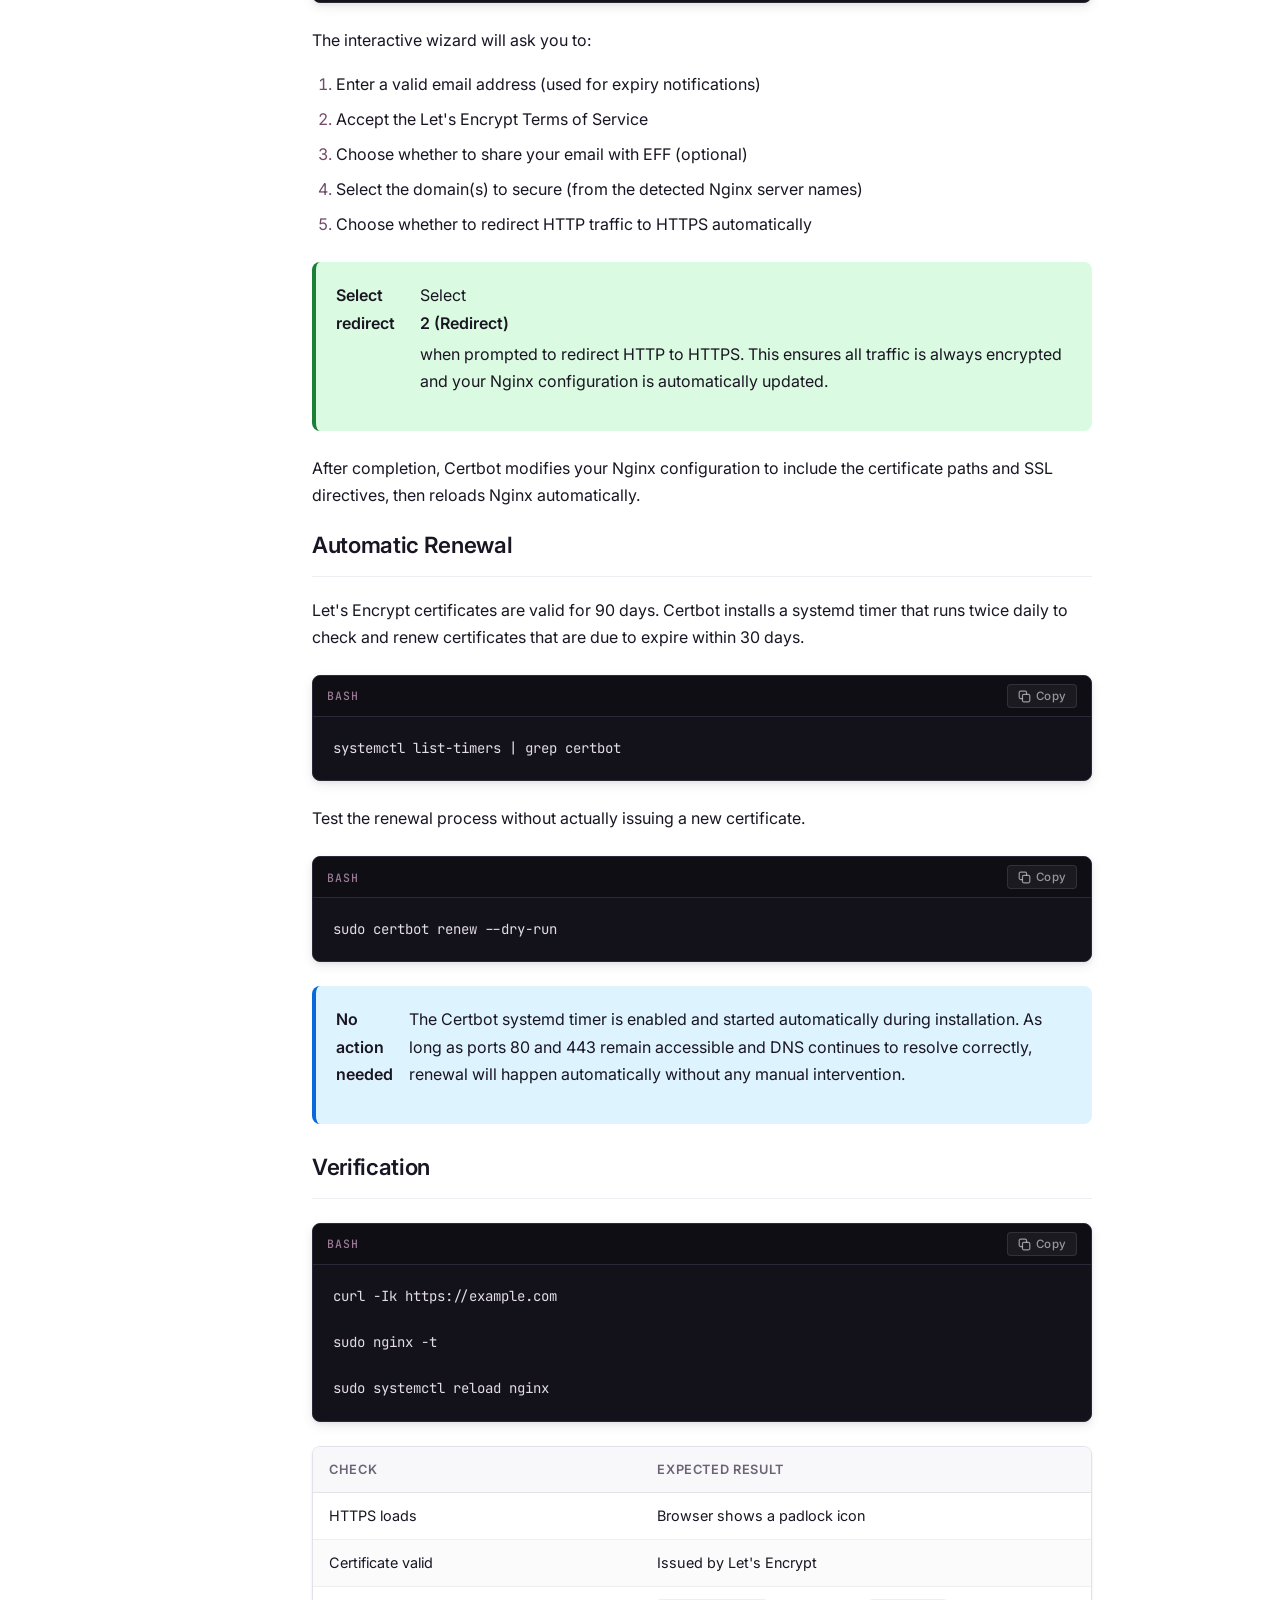
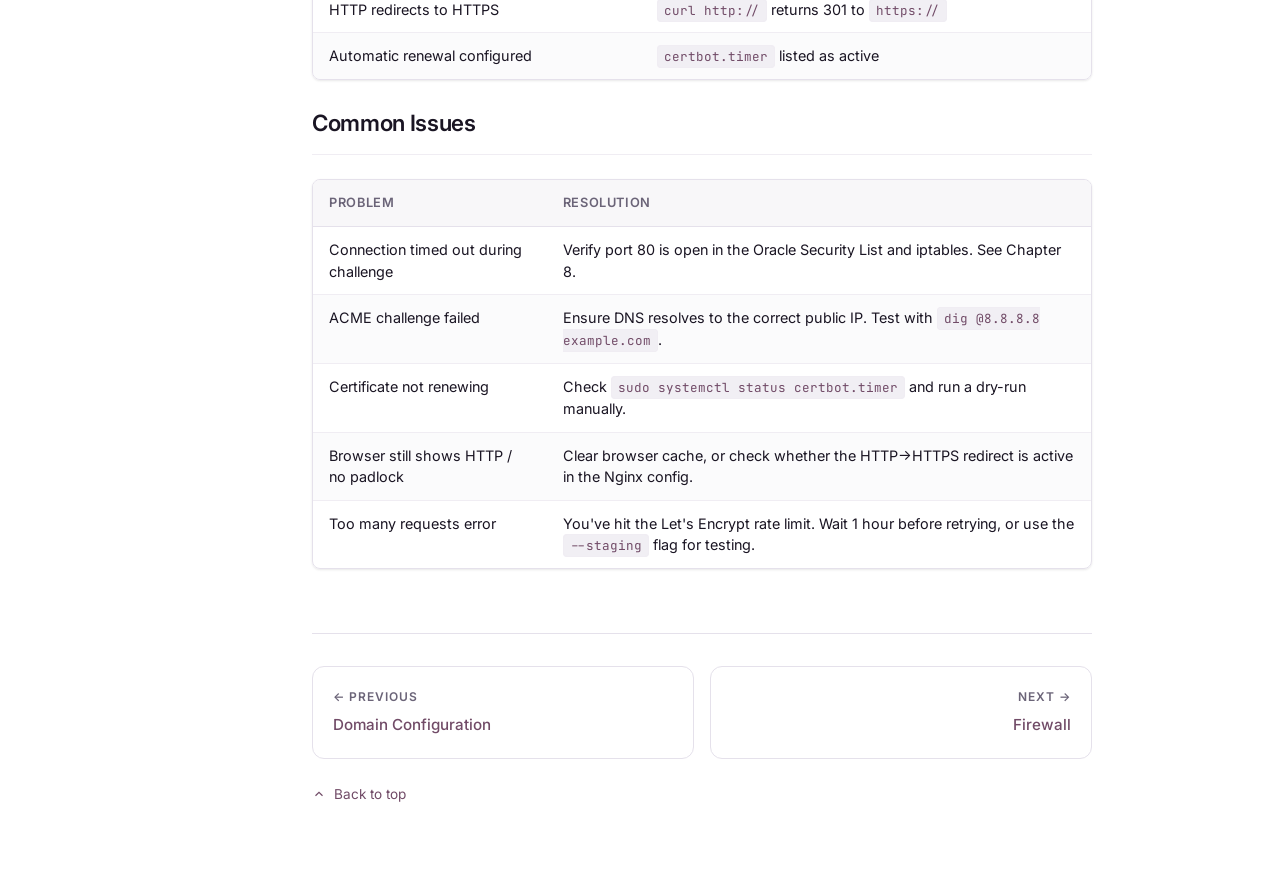
<file: pages/https.html>
<!DOCTYPE html>
<html lang="en" data-theme="light">
<head>
  <meta charset="UTF-8">
  <meta name="viewport" content="width=device-width, initial-scale=1.0">
  <title>HTTPS with Let's Encrypt — Odoo On-Premise</title>
  <meta name="description" content="Secure your Odoo deployment with a free TLS certificate from Let's Encrypt using Certbot and configure automatic renewal.">
  <script>(function(){var t=localStorage.getItem('odoo-docs-theme')||(window.matchMedia('(prefers-color-scheme: dark)').matches?'dark':'light');document.documentElement.setAttribute('data-theme',t);})();</script>
  <link rel="stylesheet" href="../assets/css/style.css">
  <link rel="stylesheet" href="../assets/css/components.css">
  <link rel="stylesheet" href="../assets/css/code.css">
  <link rel="stylesheet" href="../assets/css/dark.css">
</head>
<body>
<header class="doc-header" role="banner">
  <button class="hamburger" aria-label="Toggle navigation" aria-expanded="false"><svg width="18" height="18" viewBox="0 0 24 24" fill="none" stroke="currentColor" stroke-width="2" stroke-linecap="round"><line x1="3" y1="6" x2="21" y2="6"/><line x1="3" y1="12" x2="21" y2="12"/><line x1="3" y1="18" x2="21" y2="18"/></svg></button>
  <a class="header-brand" href="../index.html" aria-label="Odoo Docs Home"><svg class="brand-logo" viewBox="0 0 32 32" fill="none" xmlns="http://www.w3.org/2000/svg" aria-hidden="true"><rect width="32" height="32" rx="8" fill="#714B67"/><path d="M8 22V10h4.5a4.5 4.5 0 010 9H12v3H8zm4-5.5h.5a2 2 0 000-4H12v4z" fill="white"/><circle cx="21" cy="19" r="3.5" fill="white"/><path d="M19.5 10h3v7a3.5 3.5 0 01-3.5 3.5H19V10h.5z" fill="white" opacity="0.7"/></svg><span class="brand-title">Odoo On-Premise</span></a>
  <span class="header-version"><svg width="12" height="12" viewBox="0 0 24 24" fill="none" stroke="currentColor" stroke-width="2" aria-hidden="true"><path d="M20.59 13.41l-7.17 7.17a2 2 0 01-2.83 0L2 12V2h10l8.59 8.59a2 2 0 010 2.82z"/><line x1="7" y1="7" x2="7.01" y2="7"/></svg>v18 · Ubuntu 24.04</span>
  <div class="header-search"><div class="search-box" role="search"><svg class="search-icon" viewBox="0 0 24 24" fill="none" stroke="currentColor" stroke-width="2" stroke-linecap="round" aria-hidden="true"><circle cx="11" cy="11" r="8"/><line x1="21" y1="21" x2="16.65" y2="16.65"/></svg><input type="search" class="search-input" placeholder="Search docs… (/ or Ctrl+K)" aria-label="Search documentation" autocomplete="off" spellcheck="false"><div class="search-shortcut" aria-hidden="true"><kbd>/</kbd></div><div class="search-results" role="listbox" aria-label="Search results"></div></div></div>
  <div class="header-actions"><button class="theme-toggle" aria-label="Toggle dark mode" title="Toggle dark mode (D)"><svg class="icon-moon" width="16" height="16" viewBox="0 0 24 24" fill="none" stroke="currentColor" stroke-width="2" stroke-linecap="round" aria-hidden="true"><path d="M21 12.79A9 9 0 1111.21 3 7 7 0 0021 12.79z"/></svg><svg class="icon-sun" width="16" height="16" viewBox="0 0 24 24" fill="none" stroke="currentColor" stroke-width="2" stroke-linecap="round" aria-hidden="true"><circle cx="12" cy="12" r="5"/><line x1="12" y1="1" x2="12" y2="3"/><line x1="12" y1="21" x2="12" y2="23"/><line x1="4.22" y1="4.22" x2="5.64" y2="5.64"/><line x1="18.36" y1="18.36" x2="19.78" y2="19.78"/><line x1="1" y1="12" x2="3" y2="12"/><line x1="21" y1="12" x2="23" y2="12"/><line x1="4.22" y1="19.78" x2="5.64" y2="18.36"/><line x1="18.36" y1="5.64" x2="19.78" y2="4.22"/></svg></button></div>
</header>
<div class="sidebar-backdrop" aria-hidden="true"></div>
<div class="doc-shell">
  <aside class="doc-sidebar" aria-label="Documentation navigation"></aside>
  <div class="doc-content">
    <div class="doc-content-inner">
      <main class="doc-article" id="main-content">

        <nav class="breadcrumbs" aria-label="Breadcrumb">
          <a href="../index.html">Home</a><span class="sep" aria-hidden="true">›</span>
          <span>Deployment</span><span class="sep" aria-hidden="true">›</span>
          <span class="current">HTTPS &amp; TLS</span>
        </nav>

        <header class="page-header">
          <span class="page-category">Deployment · Chapter 7</span>
          <h1>Enable HTTPS with Let's Encrypt</h1>
          <p class="page-description">Obtain a free, trusted TLS certificate using Certbot and the Let's Encrypt ACME protocol. Configure automatic renewal so the certificate stays valid.</p>
          <div class="page-meta">
            <span class="meta-item"><svg width="14" height="14" viewBox="0 0 24 24" fill="none" stroke="currentColor" stroke-width="2" aria-hidden="true"><circle cx="12" cy="12" r="10"/><polyline points="12 6 12 12 16 14"/></svg>Estimated time: 10 minutes</span>
            <span class="meta-item">Prerequisite: DNS propagation complete</span>
          </div>
        </header>

        <section id="prereq">
          <h2>Prerequisites</h2>
          <p>All of the following must be true before running Certbot.</p>

          <ul class="verify-list">
            <li><span class="tick">✓</span> Your domain resolves to the Oracle VM's public IP address</li>
            <li><span class="tick">✓</span> Nginx is installed and serving HTTP on port 80</li>
            <li><span class="tick">✓</span> Port 80 is open in the Oracle Security List</li>
            <li><span class="tick">✓</span> Port 80 is allowed in iptables</li>
          </ul>

          <div class="warning">
            <strong>Do not skip prerequisites</strong>
            <p>If DNS does not resolve to your server before running Certbot, the ACME HTTP-01 challenge will fail. Let's Encrypt enforces rate limits, and too many failed attempts will temporarily block certificate issuance for your domain.</p>
          </div>
        </section>

        <section id="install">
          <h2>Install Certbot</h2>
          <p>Install Certbot and the Nginx plugin from the Ubuntu repositories.</p>

<div class="code-block"><div class="code-header"><span class="code-lang">bash</span><button type="button" class="copy-btn" aria-label="Copy code to clipboard" title="Copy code" onclick="copyCode(this)"><svg viewBox="0 0 16 16" fill="none" stroke="currentColor" stroke-width="1.5" aria-hidden="true"><rect x="5.5" y="5.5" width="9" height="9" rx="1.5"/><path d="M10.5 5.5V3A1.5 1.5 0 009 1.5H3A1.5 1.5 0 001.5 3v6A1.5 1.5 0 003 10.5h2.5"/></svg><span class="copy-label">Copy</span></button></div><pre>sudo apt update
sudo apt install -y certbot python3-certbot-nginx</pre></div>

          <p>Certbot's Nginx plugin will automatically detect your Nginx virtual hosts and modify the configuration to add SSL directives after the certificate is issued.</p>
        </section>

        <section id="certificate">
          <h2>Request a Certificate</h2>
          <p>Run Certbot with the Nginx plugin. It will automatically detect the Nginx <code>server_name</code> and perform the ACME HTTP-01 challenge.</p>

<div class="code-block"><div class="code-header"><span class="code-lang">bash</span><button type="button" class="copy-btn" aria-label="Copy code to clipboard" title="Copy code" onclick="copyCode(this)"><svg viewBox="0 0 16 16" fill="none" stroke="currentColor" stroke-width="1.5" aria-hidden="true"><rect x="5.5" y="5.5" width="9" height="9" rx="1.5"/><path d="M10.5 5.5V3A1.5 1.5 0 009 1.5H3A1.5 1.5 0 001.5 3v6A1.5 1.5 0 003 10.5h2.5"/></svg><span class="copy-label">Copy</span></button></div><pre>sudo certbot --nginx</pre></div>

          <p>The interactive wizard will ask you to:</p>

          <ol>
            <li>Enter a valid email address (used for expiry notifications)</li>
            <li>Accept the Let's Encrypt Terms of Service</li>
            <li>Choose whether to share your email with EFF (optional)</li>
            <li>Select the domain(s) to secure (from the detected Nginx server names)</li>
            <li>Choose whether to redirect HTTP traffic to HTTPS automatically</li>
          </ol>

          <div class="tip">
            <strong>Select redirect</strong>
            <p>Select <strong>2 (Redirect)</strong> when prompted to redirect HTTP to HTTPS. This ensures all traffic is always encrypted and your Nginx configuration is automatically updated.</p>
          </div>

          <p>After completion, Certbot modifies your Nginx configuration to include the certificate paths and SSL directives, then reloads Nginx automatically.</p>
        </section>

        <section id="renew">
          <h2>Automatic Renewal</h2>
          <p>Let's Encrypt certificates are valid for 90 days. Certbot installs a systemd timer that runs twice daily to check and renew certificates that are due to expire within 30 days.</p>

<div class="code-block"><div class="code-header"><span class="code-lang">bash</span><button type="button" class="copy-btn" aria-label="Copy code to clipboard" title="Copy code" onclick="copyCode(this)"><svg viewBox="0 0 16 16" fill="none" stroke="currentColor" stroke-width="1.5" aria-hidden="true"><rect x="5.5" y="5.5" width="9" height="9" rx="1.5"/><path d="M10.5 5.5V3A1.5 1.5 0 009 1.5H3A1.5 1.5 0 001.5 3v6A1.5 1.5 0 003 10.5h2.5"/></svg><span class="copy-label">Copy</span></button></div><pre>systemctl list-timers | grep certbot</pre></div>

          <p>Test the renewal process without actually issuing a new certificate.</p>

<div class="code-block"><div class="code-header"><span class="code-lang">bash</span><button type="button" class="copy-btn" aria-label="Copy code to clipboard" title="Copy code" onclick="copyCode(this)"><svg viewBox="0 0 16 16" fill="none" stroke="currentColor" stroke-width="1.5" aria-hidden="true"><rect x="5.5" y="5.5" width="9" height="9" rx="1.5"/><path d="M10.5 5.5V3A1.5 1.5 0 009 1.5H3A1.5 1.5 0 001.5 3v6A1.5 1.5 0 003 10.5h2.5"/></svg><span class="copy-label">Copy</span></button></div><pre>sudo certbot renew --dry-run</pre></div>

          <div class="note">
            <strong>No action needed</strong>
            <p>The Certbot systemd timer is enabled and started automatically during installation. As long as ports 80 and 443 remain accessible and DNS continues to resolve correctly, renewal will happen automatically without any manual intervention.</p>
          </div>
        </section>

        <section id="verify">
          <h2>Verification</h2>
<div class="code-block"><div class="code-header"><span class="code-lang">bash</span><button type="button" class="copy-btn" aria-label="Copy code to clipboard" title="Copy code" onclick="copyCode(this)"><svg viewBox="0 0 16 16" fill="none" stroke="currentColor" stroke-width="1.5" aria-hidden="true"><rect x="5.5" y="5.5" width="9" height="9" rx="1.5"/><path d="M10.5 5.5V3A1.5 1.5 0 009 1.5H3A1.5 1.5 0 001.5 3v6A1.5 1.5 0 003 10.5h2.5"/></svg><span class="copy-label">Copy</span></button></div><pre>curl -Ik https://example.com

sudo nginx -t

sudo systemctl reload nginx</pre></div>

          <div class="table-wrapper">
            <table>
              <thead><tr><th>Check</th><th>Expected Result</th></tr></thead>
              <tbody>
                <tr><td>HTTPS loads</td><td>Browser shows a padlock icon</td></tr>
                <tr><td>Certificate valid</td><td>Issued by Let's Encrypt</td></tr>
                <tr><td>HTTP redirects to HTTPS</td><td><code>curl http://</code> returns 301 to <code>https://</code></td></tr>
                <tr><td>Automatic renewal configured</td><td><code>certbot.timer</code> listed as active</td></tr>
              </tbody>
            </table>
          </div>
        </section>

        <section id="issues">
          <h2>Common Issues</h2>

          <div class="table-wrapper">
            <table>
              <thead><tr><th>Problem</th><th>Resolution</th></tr></thead>
              <tbody>
                <tr><td>Connection timed out during challenge</td><td>Verify port 80 is open in the Oracle Security List and iptables. See Chapter 8.</td></tr>
                <tr><td>ACME challenge failed</td><td>Ensure DNS resolves to the correct public IP. Test with <code>dig @8.8.8.8 example.com</code>.</td></tr>
                <tr><td>Certificate not renewing</td><td>Check <code>sudo systemctl status certbot.timer</code> and run a dry-run manually.</td></tr>
                <tr><td>Browser still shows HTTP / no padlock</td><td>Clear browser cache, or check whether the HTTP→HTTPS redirect is active in the Nginx config.</td></tr>
                <tr><td>Too many requests error</td><td>You've hit the Let's Encrypt rate limit. Wait 1 hour before retrying, or use the <code>--staging</code> flag for testing.</td></tr>
              </tbody>
            </table>
          </div>
        </section>

        <nav class="page-nav" aria-label="Chapter navigation">
          <a class="page-nav-item prev" href="domain.html"><span class="nav-label">← Previous</span><span class="nav-title">Domain Configuration</span></a>
          <a class="page-nav-item next" href="firewall.html"><span class="nav-label">Next →</span><span class="nav-title">Firewall</span></a>
        </nav>
        <a class="back-to-top" href="#main-content"><svg width="14" height="14" viewBox="0 0 24 24" fill="none" stroke="currentColor" stroke-width="2" aria-hidden="true"><polyline points="18 15 12 9 6 15"/></svg>Back to top</a>

      </main>
      <div class="doc-toc-column" aria-label="Page table of contents"></div>
    </div>
  </div>
</div>
<script src="../assets/js/darkmode.js"></script>
<script src="../assets/js/navigation.js"></script>
<script src="../assets/js/toc.js"></script>
<script src="../assets/js/search.js"></script>
<script src="../assets/js/app.js"></script>
</body>
</html>
</file>
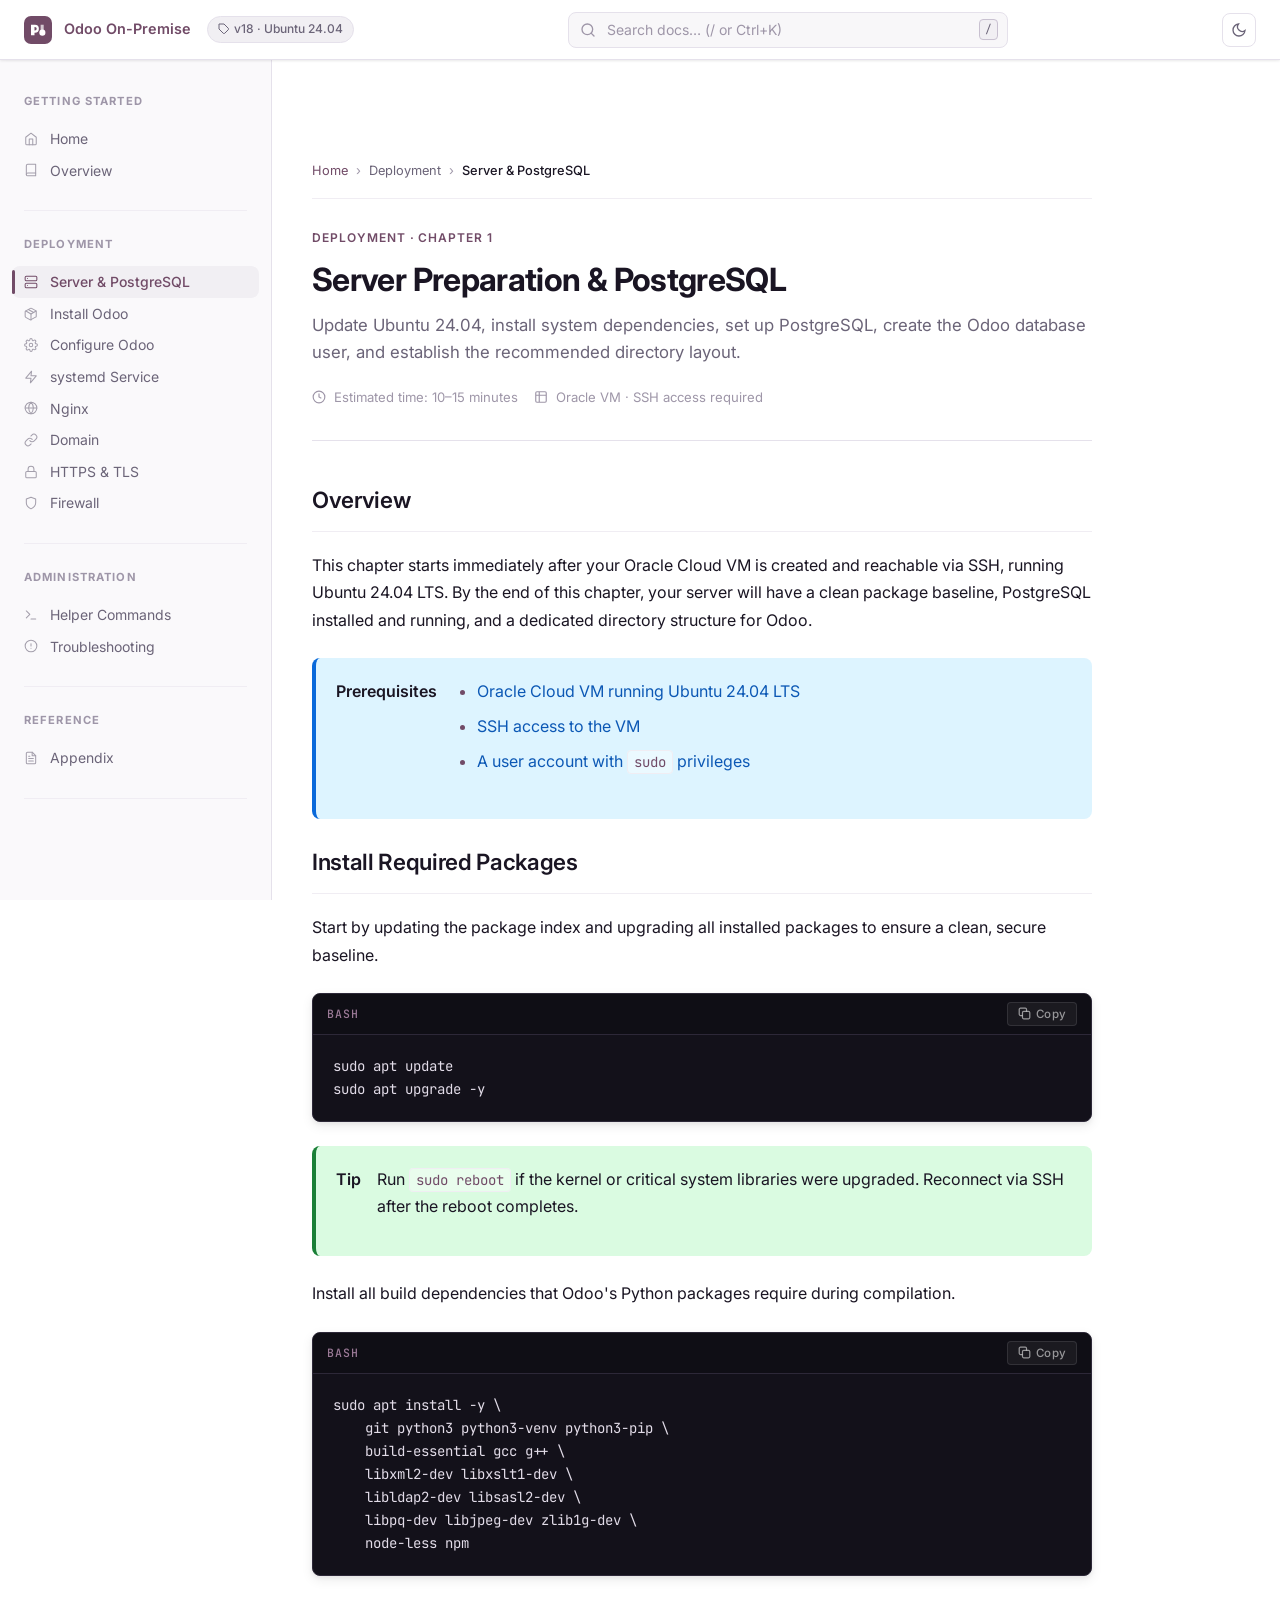
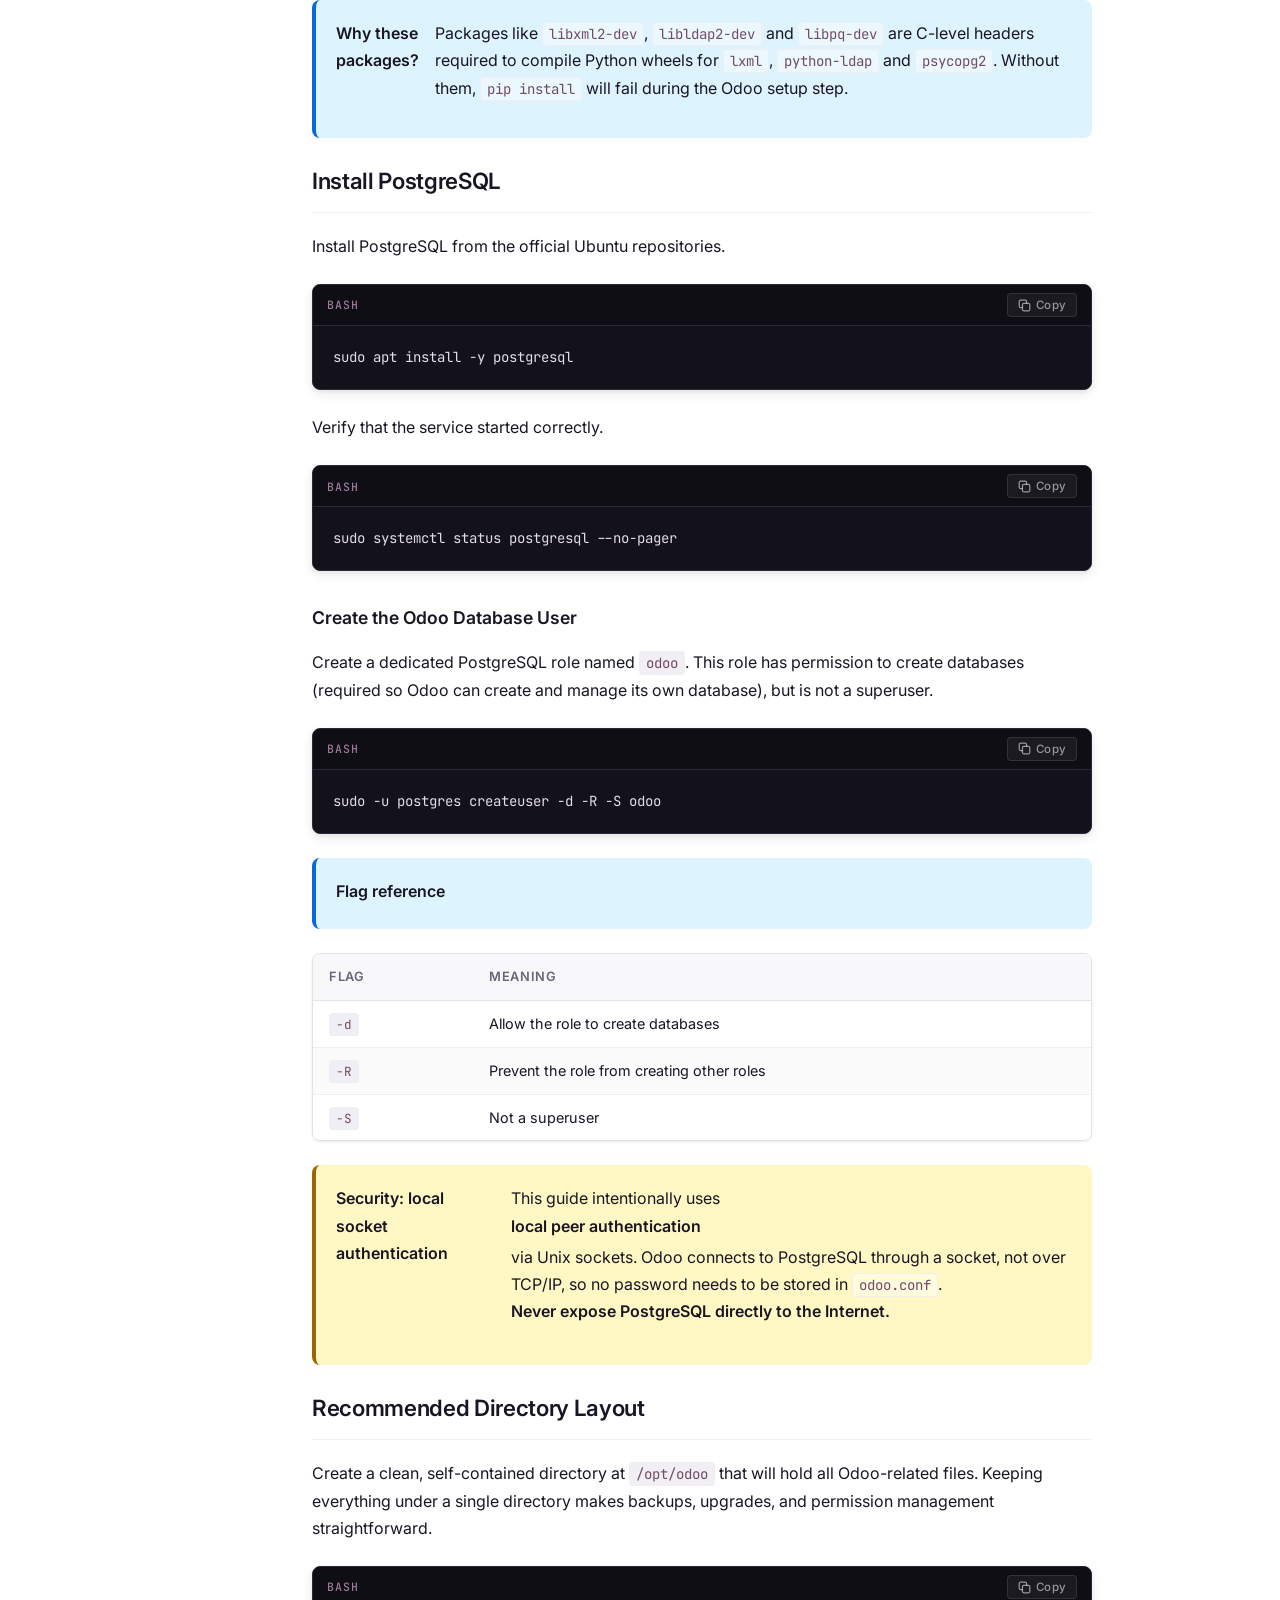
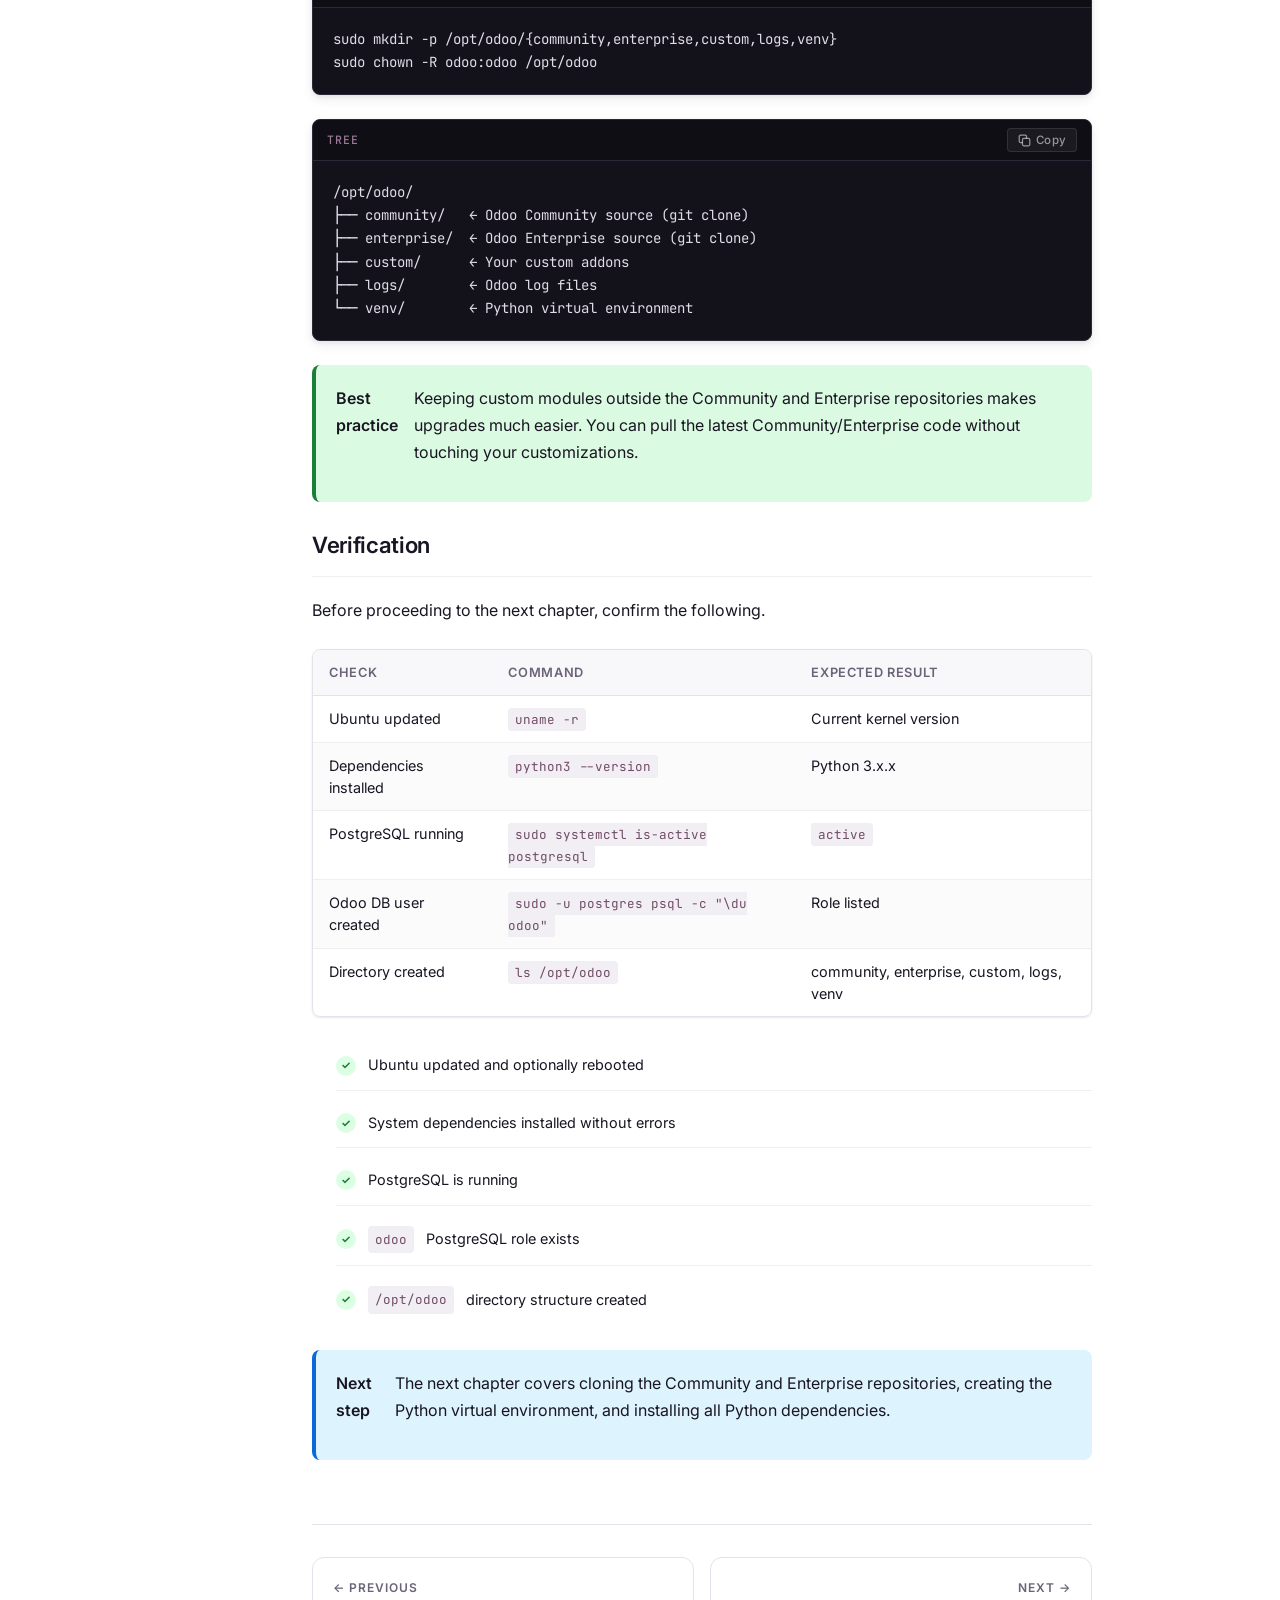
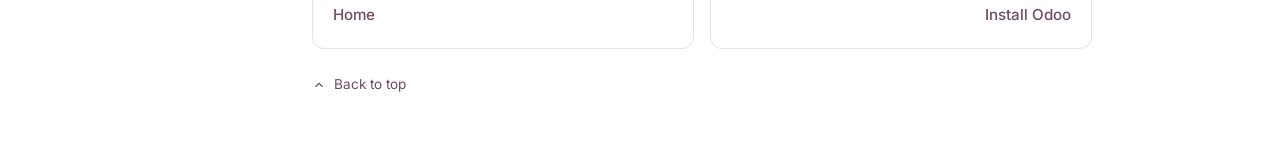
<file: pages/installation.html>
<!DOCTYPE html>
<html lang="en" data-theme="light">
<head>
  <meta charset="UTF-8">
  <meta name="viewport" content="width=device-width, initial-scale=1.0">
  <title>Server Preparation &amp; PostgreSQL — Odoo On-Premise</title>
  <meta name="description" content="Update Ubuntu 24.04, install system dependencies, set up PostgreSQL, create the Odoo database user, and prepare the directory structure.">
  <script>(function(){var t=localStorage.getItem('odoo-docs-theme')||(window.matchMedia('(prefers-color-scheme: dark)').matches?'dark':'light');document.documentElement.setAttribute('data-theme',t);})();</script>
  <link rel="stylesheet" href="../assets/css/style.css">
  <link rel="stylesheet" href="../assets/css/components.css">
  <link rel="stylesheet" href="../assets/css/code.css">
  <link rel="stylesheet" href="../assets/css/dark.css">
  <link rel="preconnect" href="https://fonts.googleapis.com">
  <link rel="preconnect" href="https://fonts.gstatic.com" crossorigin>
</head>
<body>

<header class="doc-header" role="banner">
  <button class="hamburger" aria-label="Toggle navigation" aria-expanded="false">
    <svg width="18" height="18" viewBox="0 0 24 24" fill="none" stroke="currentColor" stroke-width="2" stroke-linecap="round"><line x1="3" y1="6" x2="21" y2="6"/><line x1="3" y1="12" x2="21" y2="12"/><line x1="3" y1="18" x2="21" y2="18"/></svg>
  </button>
  <a class="header-brand" href="../index.html" aria-label="Odoo Docs Home">
    <svg class="brand-logo" viewBox="0 0 32 32" fill="none" xmlns="http://www.w3.org/2000/svg" aria-hidden="true"><rect width="32" height="32" rx="8" fill="#714B67"/><path d="M8 22V10h4.5a4.5 4.5 0 010 9H12v3H8zm4-5.5h.5a2 2 0 000-4H12v4z" fill="white"/><circle cx="21" cy="19" r="3.5" fill="white"/><path d="M19.5 10h3v7a3.5 3.5 0 01-3.5 3.5H19V10h.5z" fill="white" opacity="0.7"/></svg>
    <span class="brand-title">Odoo On-Premise</span>
  </a>
  <span class="header-version"><svg width="12" height="12" viewBox="0 0 24 24" fill="none" stroke="currentColor" stroke-width="2" aria-hidden="true"><path d="M20.59 13.41l-7.17 7.17a2 2 0 01-2.83 0L2 12V2h10l8.59 8.59a2 2 0 010 2.82z"/><line x1="7" y1="7" x2="7.01" y2="7"/></svg>v18 · Ubuntu 24.04</span>
  <div class="header-search">
    <div class="search-box" role="search">
      <svg class="search-icon" viewBox="0 0 24 24" fill="none" stroke="currentColor" stroke-width="2" stroke-linecap="round" aria-hidden="true"><circle cx="11" cy="11" r="8"/><line x1="21" y1="21" x2="16.65" y2="16.65"/></svg>
      <input type="search" class="search-input" placeholder="Search docs… (/ or Ctrl+K)" aria-label="Search documentation" autocomplete="off" spellcheck="false">
      <div class="search-shortcut" aria-hidden="true"><kbd>/</kbd></div>
      <div class="search-results" role="listbox" aria-label="Search results"></div>
    </div>
  </div>
  <div class="header-actions">
    <button class="theme-toggle" aria-label="Toggle dark mode" title="Toggle dark mode (D)">
      <svg class="icon-moon" width="16" height="16" viewBox="0 0 24 24" fill="none" stroke="currentColor" stroke-width="2" stroke-linecap="round" aria-hidden="true"><path d="M21 12.79A9 9 0 1111.21 3 7 7 0 0021 12.79z"/></svg>
      <svg class="icon-sun" width="16" height="16" viewBox="0 0 24 24" fill="none" stroke="currentColor" stroke-width="2" stroke-linecap="round" aria-hidden="true"><circle cx="12" cy="12" r="5"/><line x1="12" y1="1" x2="12" y2="3"/><line x1="12" y1="21" x2="12" y2="23"/><line x1="4.22" y1="4.22" x2="5.64" y2="5.64"/><line x1="18.36" y1="18.36" x2="19.78" y2="19.78"/><line x1="1" y1="12" x2="3" y2="12"/><line x1="21" y1="12" x2="23" y2="12"/><line x1="4.22" y1="19.78" x2="5.64" y2="18.36"/><line x1="18.36" y1="5.64" x2="19.78" y2="4.22"/></svg>
    </button>
  </div>
</header>

<div class="sidebar-backdrop" aria-hidden="true"></div>

<div class="doc-shell">
  <aside class="doc-sidebar" aria-label="Documentation navigation"></aside>

  <div class="doc-content">
    <div class="doc-content-inner">
      <main class="doc-article" id="main-content">

        <nav class="breadcrumbs" aria-label="Breadcrumb">
          <a href="../index.html">Home</a>
          <span class="sep" aria-hidden="true">›</span>
          <span>Deployment</span>
          <span class="sep" aria-hidden="true">›</span>
          <span class="current">Server &amp; PostgreSQL</span>
        </nav>

        <header class="page-header">
          <span class="page-category">Deployment · Chapter 1</span>
          <h1>Server Preparation &amp; PostgreSQL</h1>
          <p class="page-description">
            Update Ubuntu 24.04, install system dependencies, set up PostgreSQL, create the Odoo database user,
            and establish the recommended directory layout.
          </p>
          <div class="page-meta">
            <span class="meta-item">
              <svg width="14" height="14" viewBox="0 0 24 24" fill="none" stroke="currentColor" stroke-width="2" aria-hidden="true"><circle cx="12" cy="12" r="10"/><polyline points="12 6 12 12 16 14"/></svg>
              Estimated time: 10–15 minutes
            </span>
            <span class="meta-item">
              <svg width="14" height="14" viewBox="0 0 24 24" fill="none" stroke="currentColor" stroke-width="2" aria-hidden="true"><path d="M9 3H5a2 2 0 00-2 2v4m6-6h10a2 2 0 012 2v4M9 3v18m0 0h10a2 2 0 002-2V9M9 21H5a2 2 0 01-2-2V9m0 0h18"/></svg>
              Oracle VM · SSH access required
            </span>
          </div>
        </header>

        <!-- Overview -->
        <section id="overview">
          <h2>Overview</h2>
          <p>
            This chapter starts immediately after your Oracle Cloud VM is created and reachable via SSH,
            running Ubuntu 24.04 LTS. By the end of this chapter, your server will have a clean package
            baseline, PostgreSQL installed and running, and a dedicated directory structure for Odoo.
          </p>

          <div class="note">
            <strong>Prerequisites</strong>
            <ul>
              <li>Oracle Cloud VM running Ubuntu 24.04 LTS</li>
              <li>SSH access to the VM</li>
              <li>A user account with <code>sudo</code> privileges</li>
            </ul>
          </div>
        </section>

        <!-- Packages -->
        <section id="packages">
          <h2>Install Required Packages</h2>

          <p>Start by updating the package index and upgrading all installed packages to ensure a clean, secure baseline.</p>

<div class="code-block"><div class="code-header"><span class="code-lang">bash</span><button type="button" class="copy-btn" aria-label="Copy code to clipboard" title="Copy code" onclick="copyCode(this)"><svg viewBox="0 0 16 16" fill="none" stroke="currentColor" stroke-width="1.5" aria-hidden="true"><rect x="5.5" y="5.5" width="9" height="9" rx="1.5"/><path d="M10.5 5.5V3A1.5 1.5 0 009 1.5H3A1.5 1.5 0 001.5 3v6A1.5 1.5 0 003 10.5h2.5"/></svg><span class="copy-label">Copy</span></button></div><pre>sudo apt update
sudo apt upgrade -y</pre></div>

          <div class="tip">
            <strong>Tip</strong>
            <p>Run <code>sudo reboot</code> if the kernel or critical system libraries were upgraded. Reconnect via SSH after the reboot completes.</p>
          </div>

          <p>Install all build dependencies that Odoo's Python packages require during compilation.</p>

<div class="code-block"><div class="code-header"><span class="code-lang">bash</span><button type="button" class="copy-btn" aria-label="Copy code to clipboard" title="Copy code" onclick="copyCode(this)"><svg viewBox="0 0 16 16" fill="none" stroke="currentColor" stroke-width="1.5" aria-hidden="true"><rect x="5.5" y="5.5" width="9" height="9" rx="1.5"/><path d="M10.5 5.5V3A1.5 1.5 0 009 1.5H3A1.5 1.5 0 001.5 3v6A1.5 1.5 0 003 10.5h2.5"/></svg><span class="copy-label">Copy</span></button></div><pre>sudo apt install -y \
    git python3 python3-venv python3-pip \
    build-essential gcc g++ \
    libxml2-dev libxslt1-dev \
    libldap2-dev libsasl2-dev \
    libpq-dev libjpeg-dev zlib1g-dev \
    node-less npm</pre></div>

          <div class="note">
            <strong>Why these packages?</strong>
            <p>
              Packages like <code>libxml2-dev</code>, <code>libldap2-dev</code> and <code>libpq-dev</code>
              are C-level headers required to compile Python wheels for <code>lxml</code>, <code>python-ldap</code>
              and <code>psycopg2</code>. Without them, <code>pip install</code> will fail during the Odoo setup step.
            </p>
          </div>
        </section>

        <!-- PostgreSQL -->
        <section id="postgres">
          <h2>Install PostgreSQL</h2>

          <p>Install PostgreSQL from the official Ubuntu repositories.</p>

<div class="code-block"><div class="code-header"><span class="code-lang">bash</span><button type="button" class="copy-btn" aria-label="Copy code to clipboard" title="Copy code" onclick="copyCode(this)"><svg viewBox="0 0 16 16" fill="none" stroke="currentColor" stroke-width="1.5" aria-hidden="true"><rect x="5.5" y="5.5" width="9" height="9" rx="1.5"/><path d="M10.5 5.5V3A1.5 1.5 0 009 1.5H3A1.5 1.5 0 001.5 3v6A1.5 1.5 0 003 10.5h2.5"/></svg><span class="copy-label">Copy</span></button></div><pre>sudo apt install -y postgresql</pre></div>

          <p>Verify that the service started correctly.</p>

<div class="code-block"><div class="code-header"><span class="code-lang">bash</span><button type="button" class="copy-btn" aria-label="Copy code to clipboard" title="Copy code" onclick="copyCode(this)"><svg viewBox="0 0 16 16" fill="none" stroke="currentColor" stroke-width="1.5" aria-hidden="true"><rect x="5.5" y="5.5" width="9" height="9" rx="1.5"/><path d="M10.5 5.5V3A1.5 1.5 0 009 1.5H3A1.5 1.5 0 001.5 3v6A1.5 1.5 0 003 10.5h2.5"/></svg><span class="copy-label">Copy</span></button></div><pre>sudo systemctl status postgresql --no-pager</pre></div>

          <h3>Create the Odoo Database User</h3>

          <p>
            Create a dedicated PostgreSQL role named <code>odoo</code>. This role has permission to create
            databases (required so Odoo can create and manage its own database), but is not a superuser.
          </p>

<div class="code-block"><div class="code-header"><span class="code-lang">bash</span><button type="button" class="copy-btn" aria-label="Copy code to clipboard" title="Copy code" onclick="copyCode(this)"><svg viewBox="0 0 16 16" fill="none" stroke="currentColor" stroke-width="1.5" aria-hidden="true"><rect x="5.5" y="5.5" width="9" height="9" rx="1.5"/><path d="M10.5 5.5V3A1.5 1.5 0 009 1.5H3A1.5 1.5 0 001.5 3v6A1.5 1.5 0 003 10.5h2.5"/></svg><span class="copy-label">Copy</span></button></div><pre>sudo -u postgres createuser -d -R -S odoo</pre></div>

          <div class="note">
            <strong>Flag reference</strong>
          </div>

          <div class="table-wrapper">
            <table>
              <thead>
                <tr><th>Flag</th><th>Meaning</th></tr>
              </thead>
              <tbody>
                <tr><td><code>-d</code></td><td>Allow the role to create databases</td></tr>
                <tr><td><code>-R</code></td><td>Prevent the role from creating other roles</td></tr>
                <tr><td><code>-S</code></td><td>Not a superuser</td></tr>
              </tbody>
            </table>
          </div>

          <div class="warning">
            <strong>Security: local socket authentication</strong>
            <p>
              This guide intentionally uses <strong>local peer authentication</strong> via Unix sockets.
              Odoo connects to PostgreSQL through a socket, not over TCP/IP, so no password needs to be
              stored in <code>odoo.conf</code>. <strong>Never expose PostgreSQL directly to the Internet.</strong>
            </p>
          </div>
        </section>

        <!-- Directory layout -->
        <section id="directories">
          <h2>Recommended Directory Layout</h2>

          <p>
            Create a clean, self-contained directory at <code>/opt/odoo</code> that will hold all Odoo-related files.
            Keeping everything under a single directory makes backups, upgrades, and permission management straightforward.
          </p>

<div class="code-block"><div class="code-header"><span class="code-lang">bash</span><button type="button" class="copy-btn" aria-label="Copy code to clipboard" title="Copy code" onclick="copyCode(this)"><svg viewBox="0 0 16 16" fill="none" stroke="currentColor" stroke-width="1.5" aria-hidden="true"><rect x="5.5" y="5.5" width="9" height="9" rx="1.5"/><path d="M10.5 5.5V3A1.5 1.5 0 009 1.5H3A1.5 1.5 0 001.5 3v6A1.5 1.5 0 003 10.5h2.5"/></svg><span class="copy-label">Copy</span></button></div><pre>sudo mkdir -p /opt/odoo/{community,enterprise,custom,logs,venv}
sudo chown -R odoo:odoo /opt/odoo</pre></div>

<div class="code-block"><div class="code-header"><span class="code-lang">tree</span><button type="button" class="copy-btn" aria-label="Copy code to clipboard" title="Copy code" onclick="copyCode(this)"><svg viewBox="0 0 16 16" fill="none" stroke="currentColor" stroke-width="1.5" aria-hidden="true"><rect x="5.5" y="5.5" width="9" height="9" rx="1.5"/><path d="M10.5 5.5V3A1.5 1.5 0 009 1.5H3A1.5 1.5 0 001.5 3v6A1.5 1.5 0 003 10.5h2.5"/></svg><span class="copy-label">Copy</span></button></div><pre>/opt/odoo/
├── community/   ← Odoo Community source (git clone)
├── enterprise/  ← Odoo Enterprise source (git clone)
├── custom/      ← Your custom addons
├── logs/        ← Odoo log files
└── venv/        ← Python virtual environment</pre></div>

          <div class="tip">
            <strong>Best practice</strong>
            <p>
              Keeping custom modules outside the Community and Enterprise repositories makes upgrades much easier.
              You can pull the latest Community/Enterprise code without touching your customizations.
            </p>
          </div>
        </section>

        <!-- Verification -->
        <section id="verify">
          <h2>Verification</h2>

          <p>Before proceeding to the next chapter, confirm the following.</p>

          <div class="table-wrapper">
            <table>
              <thead><tr><th>Check</th><th>Command</th><th>Expected Result</th></tr></thead>
              <tbody>
                <tr><td>Ubuntu updated</td><td><code>uname -r</code></td><td>Current kernel version</td></tr>
                <tr><td>Dependencies installed</td><td><code>python3 --version</code></td><td>Python 3.x.x</td></tr>
                <tr><td>PostgreSQL running</td><td><code>sudo systemctl is-active postgresql</code></td><td><code>active</code></td></tr>
                <tr><td>Odoo DB user created</td><td><code>sudo -u postgres psql -c "\du odoo"</code></td><td>Role listed</td></tr>
                <tr><td>Directory created</td><td><code>ls /opt/odoo</code></td><td>community, enterprise, custom, logs, venv</td></tr>
              </tbody>
            </table>
          </div>

          <ul class="verify-list">
            <li><span class="tick">✓</span> Ubuntu updated and optionally rebooted</li>
            <li><span class="tick">✓</span> System dependencies installed without errors</li>
            <li><span class="tick">✓</span> PostgreSQL is running</li>
            <li><span class="tick">✓</span> <code>odoo</code> PostgreSQL role exists</li>
            <li><span class="tick">✓</span> <code>/opt/odoo</code> directory structure created</li>
          </ul>

          <div class="note">
            <strong>Next step</strong>
            <p>The next chapter covers cloning the Community and Enterprise repositories, creating the Python virtual environment, and installing all Python dependencies.</p>
          </div>
        </section>

        <!-- Page navigation -->
        <nav class="page-nav" aria-label="Chapter navigation">
          <a class="page-nav-item prev" href="../index.html">
            <span class="nav-label">← Previous</span>
            <span class="nav-title">Home</span>
          </a>
          <a class="page-nav-item next" href="odoo.html">
            <span class="nav-label">Next →</span>
            <span class="nav-title">Install Odoo</span>
          </a>
        </nav>

        <a class="back-to-top" href="#main-content">
          <svg width="14" height="14" viewBox="0 0 24 24" fill="none" stroke="currentColor" stroke-width="2" aria-hidden="true"><polyline points="18 15 12 9 6 15"/></svg>
          Back to top
        </a>

      </main>
      <div class="doc-toc-column" aria-label="Page table of contents"></div>
    </div>
  </div>
</div>

<script src="../assets/js/darkmode.js"></script>
<script src="../assets/js/navigation.js"></script>
<script src="../assets/js/toc.js"></script>
<script src="../assets/js/search.js"></script>
<script src="../assets/js/app.js"></script>
</body>
</html>
</file>
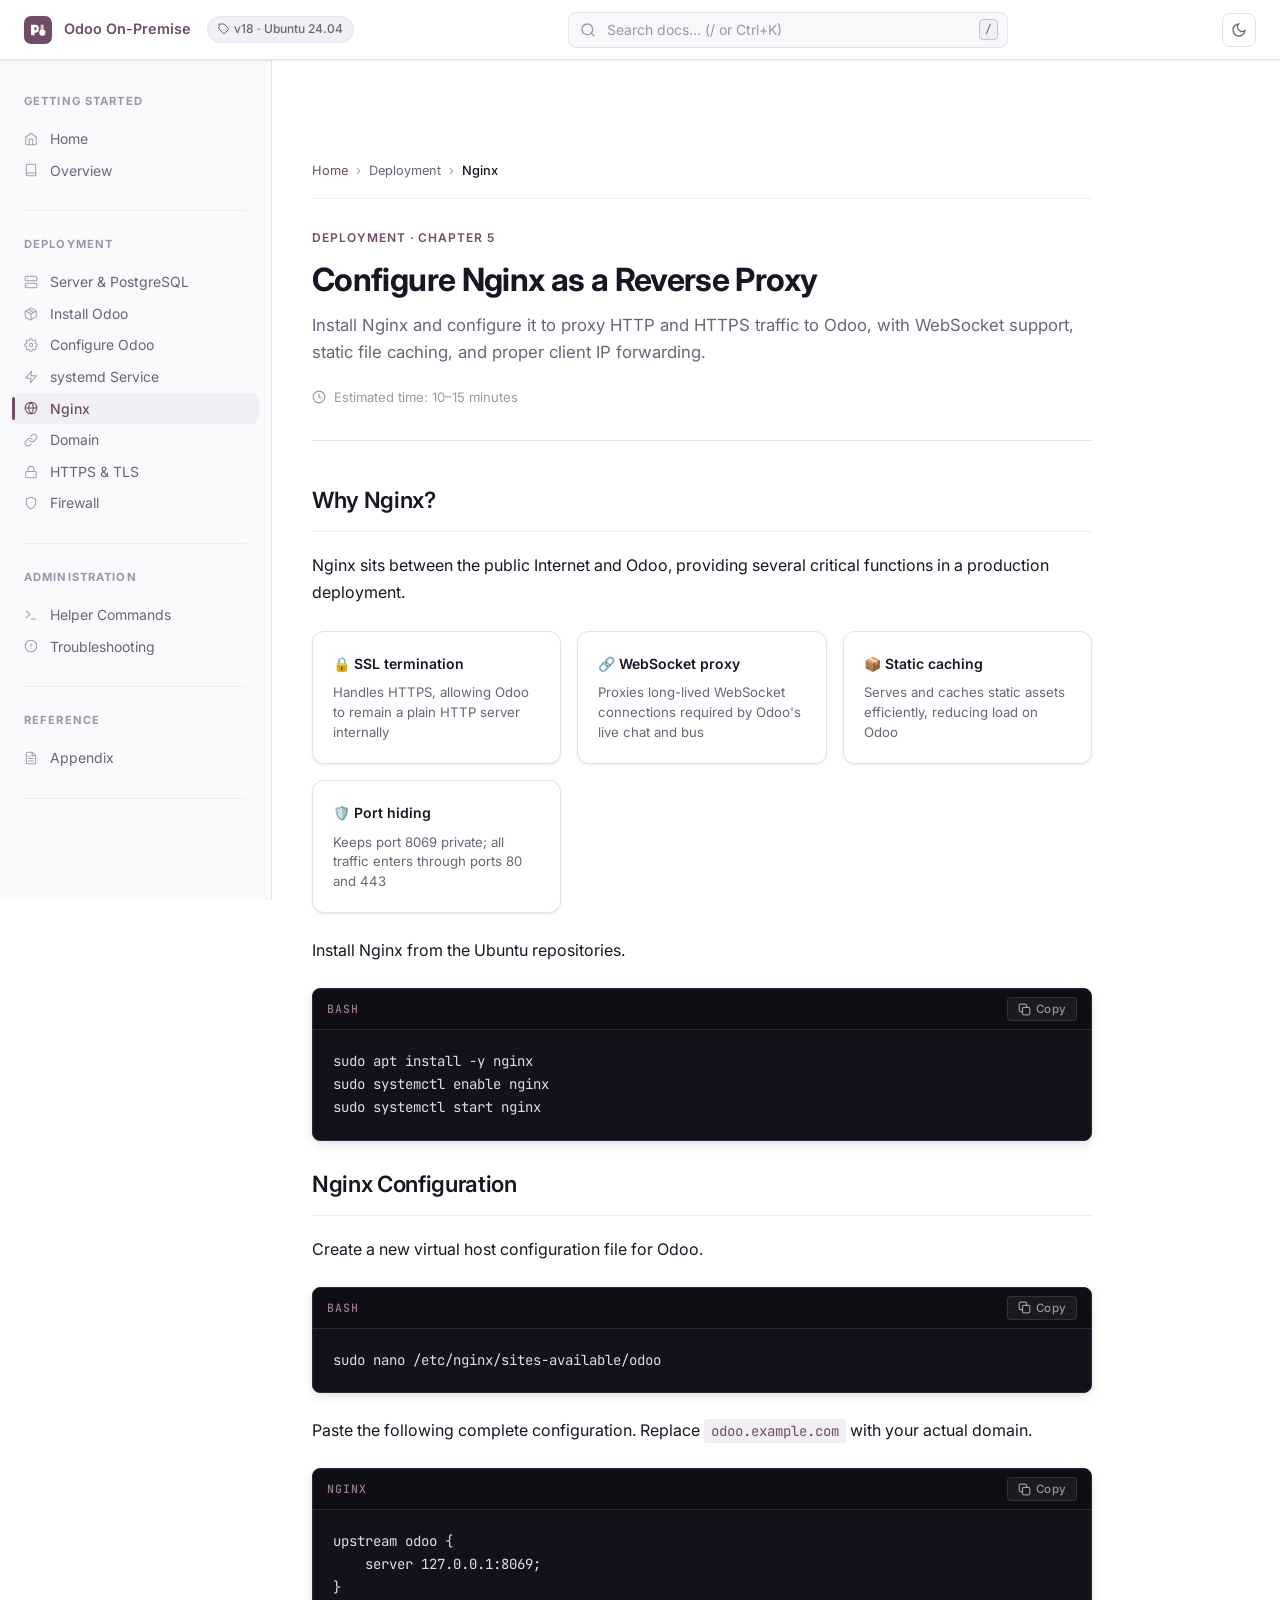
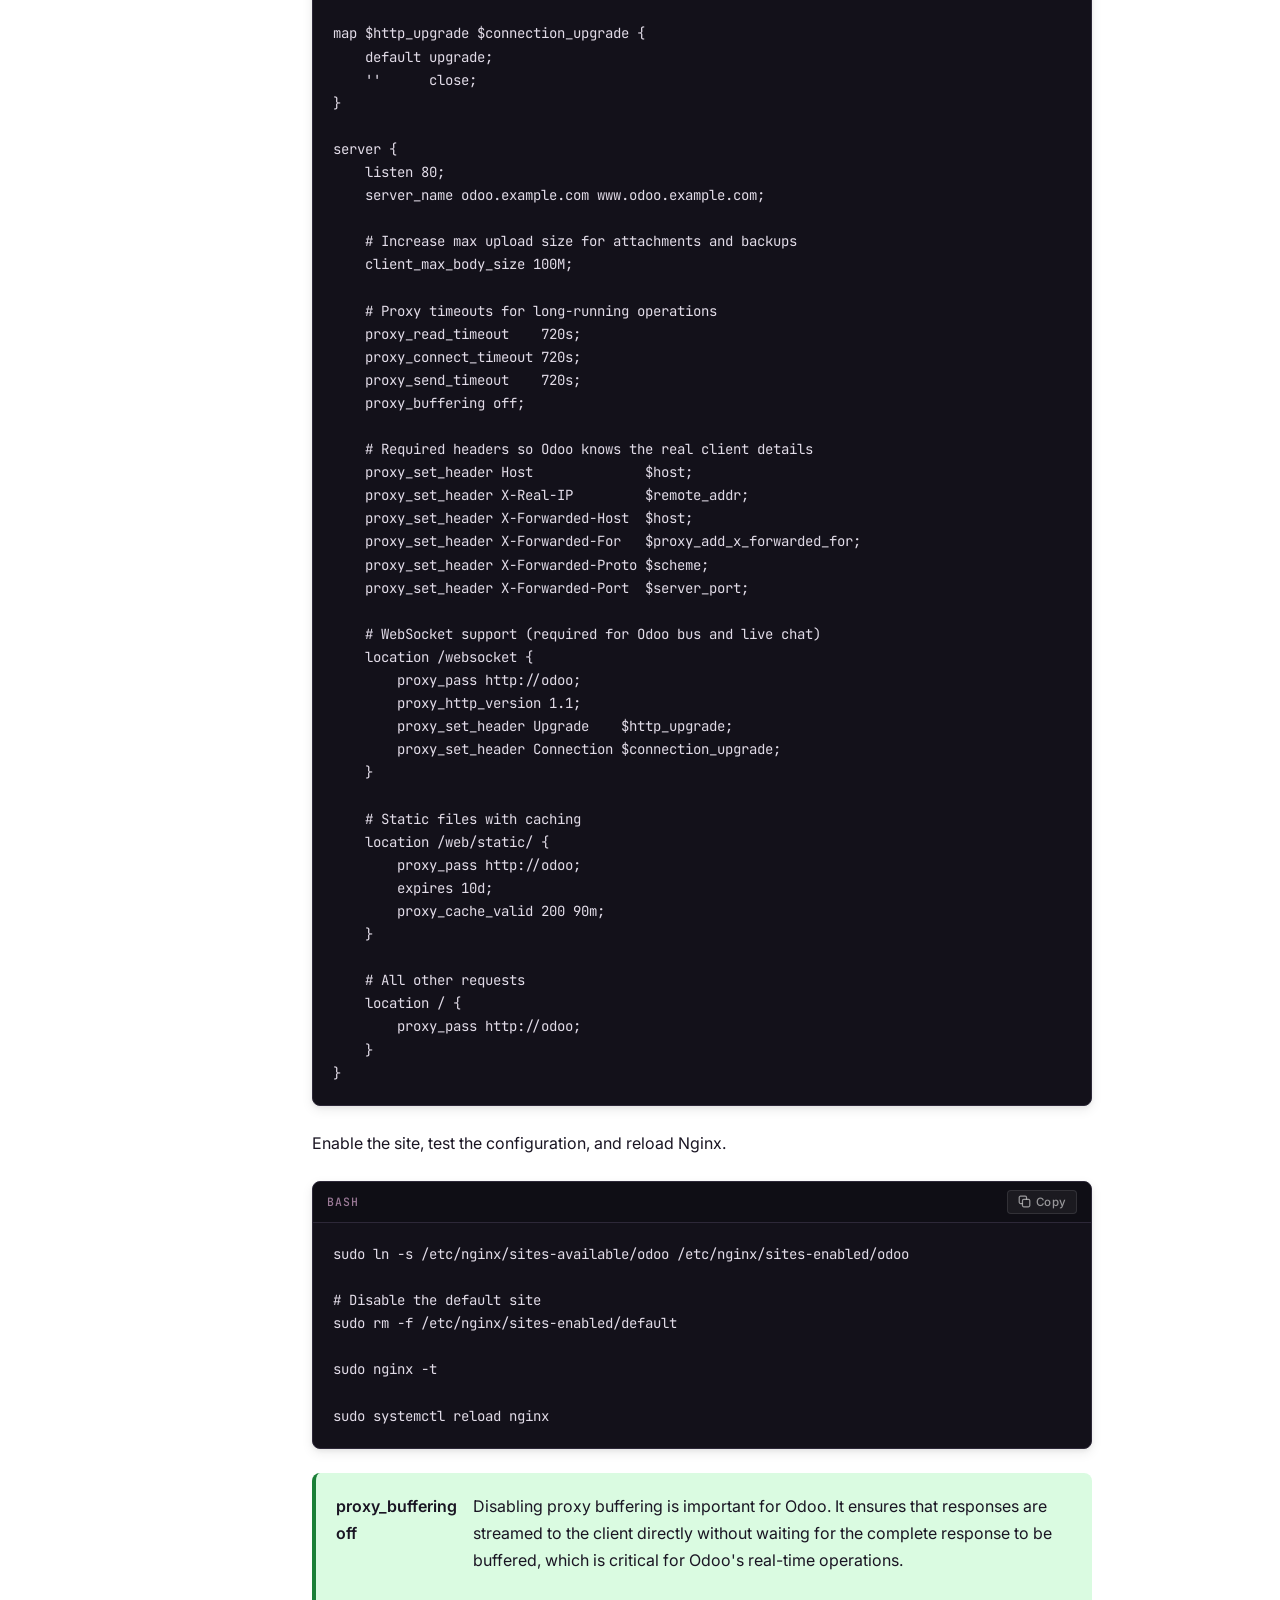
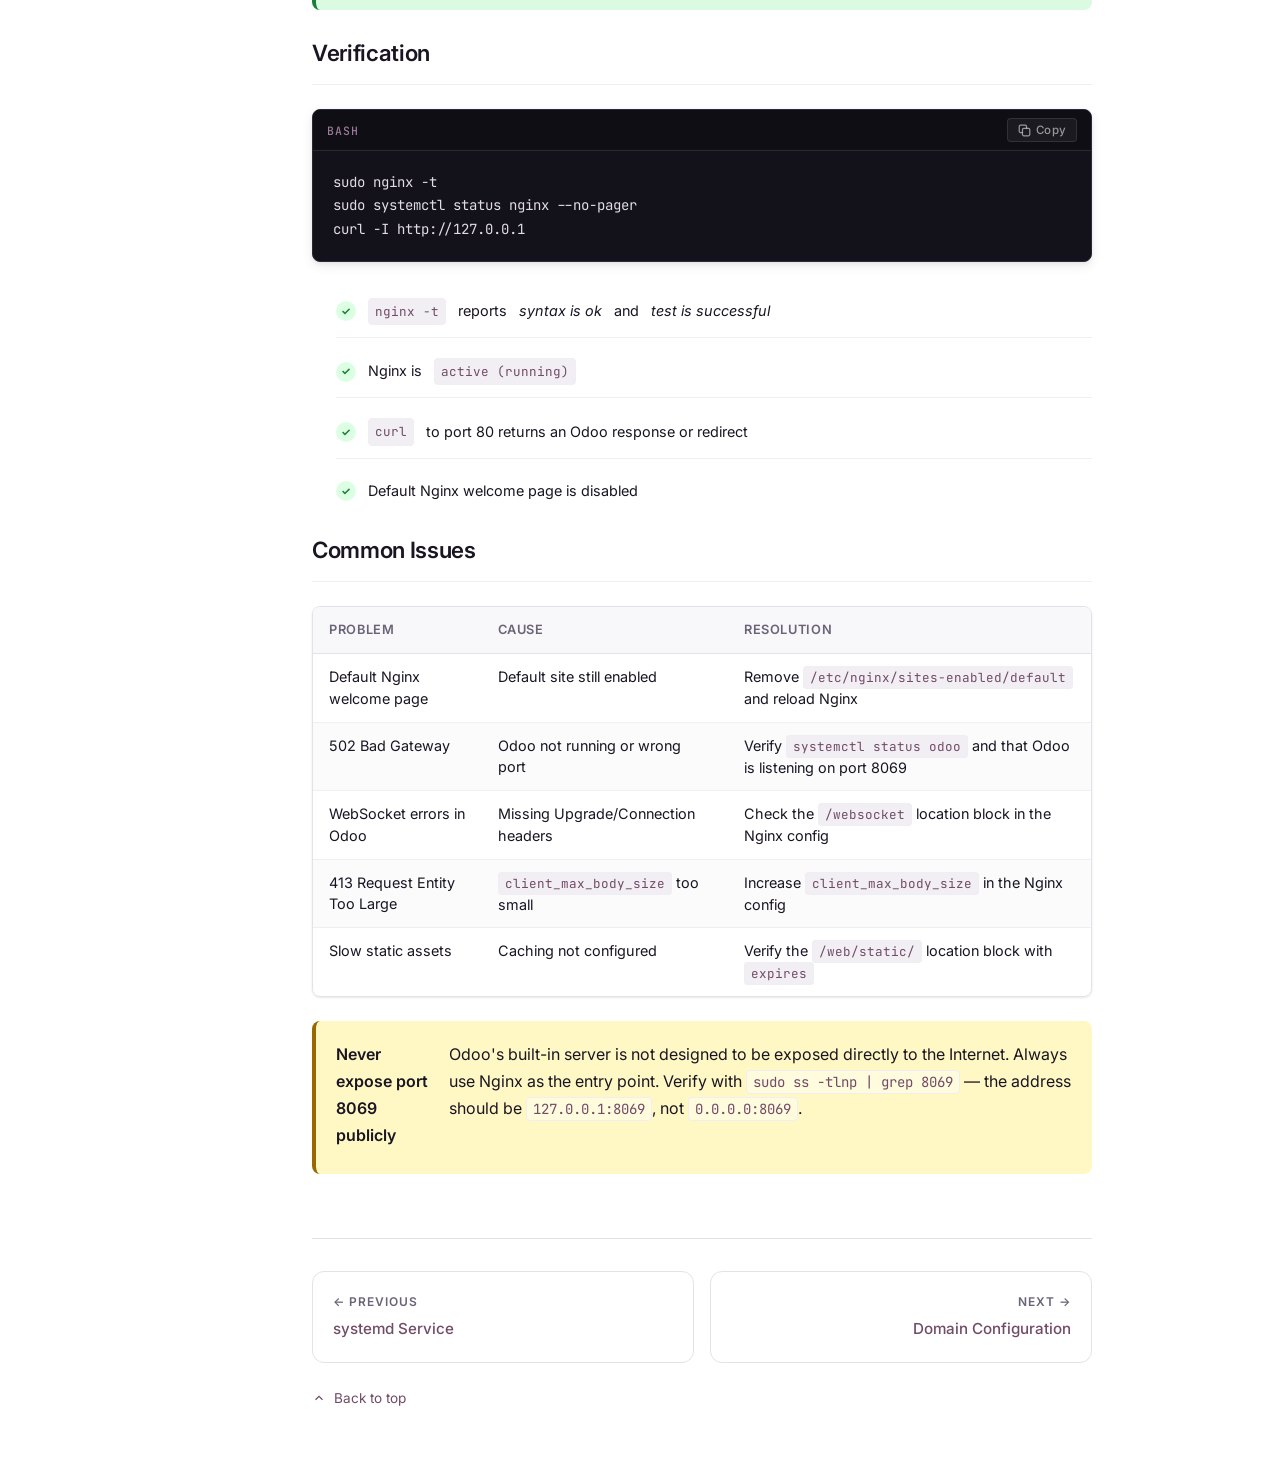
<file: pages/nginx.html>
<!DOCTYPE html>
<html lang="en" data-theme="light">
<head>
  <meta charset="UTF-8">
  <meta name="viewport" content="width=device-width, initial-scale=1.0">
  <title>Nginx Reverse Proxy — Odoo On-Premise</title>
  <meta name="description" content="Configure Nginx as a reverse proxy for Odoo with WebSocket support, static file caching, and proper proxy headers.">
  <script>(function(){var t=localStorage.getItem('odoo-docs-theme')||(window.matchMedia('(prefers-color-scheme: dark)').matches?'dark':'light');document.documentElement.setAttribute('data-theme',t);})();</script>
  <link rel="stylesheet" href="../assets/css/style.css">
  <link rel="stylesheet" href="../assets/css/components.css">
  <link rel="stylesheet" href="../assets/css/code.css">
  <link rel="stylesheet" href="../assets/css/dark.css">
</head>
<body>
<header class="doc-header" role="banner">
  <button class="hamburger" aria-label="Toggle navigation" aria-expanded="false"><svg width="18" height="18" viewBox="0 0 24 24" fill="none" stroke="currentColor" stroke-width="2" stroke-linecap="round"><line x1="3" y1="6" x2="21" y2="6"/><line x1="3" y1="12" x2="21" y2="12"/><line x1="3" y1="18" x2="21" y2="18"/></svg></button>
  <a class="header-brand" href="../index.html" aria-label="Odoo Docs Home"><svg class="brand-logo" viewBox="0 0 32 32" fill="none" xmlns="http://www.w3.org/2000/svg" aria-hidden="true"><rect width="32" height="32" rx="8" fill="#714B67"/><path d="M8 22V10h4.5a4.5 4.5 0 010 9H12v3H8zm4-5.5h.5a2 2 0 000-4H12v4z" fill="white"/><circle cx="21" cy="19" r="3.5" fill="white"/><path d="M19.5 10h3v7a3.5 3.5 0 01-3.5 3.5H19V10h.5z" fill="white" opacity="0.7"/></svg><span class="brand-title">Odoo On-Premise</span></a>
  <span class="header-version"><svg width="12" height="12" viewBox="0 0 24 24" fill="none" stroke="currentColor" stroke-width="2" aria-hidden="true"><path d="M20.59 13.41l-7.17 7.17a2 2 0 01-2.83 0L2 12V2h10l8.59 8.59a2 2 0 010 2.82z"/><line x1="7" y1="7" x2="7.01" y2="7"/></svg>v18 · Ubuntu 24.04</span>
  <div class="header-search"><div class="search-box" role="search"><svg class="search-icon" viewBox="0 0 24 24" fill="none" stroke="currentColor" stroke-width="2" stroke-linecap="round" aria-hidden="true"><circle cx="11" cy="11" r="8"/><line x1="21" y1="21" x2="16.65" y2="16.65"/></svg><input type="search" class="search-input" placeholder="Search docs… (/ or Ctrl+K)" aria-label="Search documentation" autocomplete="off" spellcheck="false"><div class="search-shortcut" aria-hidden="true"><kbd>/</kbd></div><div class="search-results" role="listbox" aria-label="Search results"></div></div></div>
  <div class="header-actions"><button class="theme-toggle" aria-label="Toggle dark mode" title="Toggle dark mode (D)"><svg class="icon-moon" width="16" height="16" viewBox="0 0 24 24" fill="none" stroke="currentColor" stroke-width="2" stroke-linecap="round" aria-hidden="true"><path d="M21 12.79A9 9 0 1111.21 3 7 7 0 0021 12.79z"/></svg><svg class="icon-sun" width="16" height="16" viewBox="0 0 24 24" fill="none" stroke="currentColor" stroke-width="2" stroke-linecap="round" aria-hidden="true"><circle cx="12" cy="12" r="5"/><line x1="12" y1="1" x2="12" y2="3"/><line x1="12" y1="21" x2="12" y2="23"/><line x1="4.22" y1="4.22" x2="5.64" y2="5.64"/><line x1="18.36" y1="18.36" x2="19.78" y2="19.78"/><line x1="1" y1="12" x2="3" y2="12"/><line x1="21" y1="12" x2="23" y2="12"/><line x1="4.22" y1="19.78" x2="5.64" y2="18.36"/><line x1="18.36" y1="5.64" x2="19.78" y2="4.22"/></svg></button></div>
</header>
<div class="sidebar-backdrop" aria-hidden="true"></div>
<div class="doc-shell">
  <aside class="doc-sidebar" aria-label="Documentation navigation"></aside>
  <div class="doc-content">
    <div class="doc-content-inner">
      <main class="doc-article" id="main-content">

        <nav class="breadcrumbs" aria-label="Breadcrumb">
          <a href="../index.html">Home</a><span class="sep" aria-hidden="true">›</span>
          <span>Deployment</span><span class="sep" aria-hidden="true">›</span>
          <span class="current">Nginx</span>
        </nav>

        <header class="page-header">
          <span class="page-category">Deployment · Chapter 5</span>
          <h1>Configure Nginx as a Reverse Proxy</h1>
          <p class="page-description">Install Nginx and configure it to proxy HTTP and HTTPS traffic to Odoo, with WebSocket support, static file caching, and proper client IP forwarding.</p>
          <div class="page-meta">
            <span class="meta-item"><svg width="14" height="14" viewBox="0 0 24 24" fill="none" stroke="currentColor" stroke-width="2" aria-hidden="true"><circle cx="12" cy="12" r="10"/><polyline points="12 6 12 12 16 14"/></svg>Estimated time: 10–15 minutes</span>
          </div>
        </header>

        <section id="why">
          <h2>Why Nginx?</h2>
          <p>Nginx sits between the public Internet and Odoo, providing several critical functions in a production deployment.</p>

          <div class="card-grid">
            <div class="card"><div class="card-title">🔒 SSL termination</div><div class="card-desc">Handles HTTPS, allowing Odoo to remain a plain HTTP server internally</div></div>
            <div class="card"><div class="card-title">🔗 WebSocket proxy</div><div class="card-desc">Proxies long-lived WebSocket connections required by Odoo's live chat and bus</div></div>
            <div class="card"><div class="card-title">📦 Static caching</div><div class="card-desc">Serves and caches static assets efficiently, reducing load on Odoo</div></div>
            <div class="card"><div class="card-title">🛡️ Port hiding</div><div class="card-desc">Keeps port 8069 private; all traffic enters through ports 80 and 443</div></div>
          </div>

          <p>Install Nginx from the Ubuntu repositories.</p>
<div class="code-block"><div class="code-header"><span class="code-lang">bash</span><button type="button" class="copy-btn" aria-label="Copy code to clipboard" title="Copy code" onclick="copyCode(this)"><svg viewBox="0 0 16 16" fill="none" stroke="currentColor" stroke-width="1.5" aria-hidden="true"><rect x="5.5" y="5.5" width="9" height="9" rx="1.5"/><path d="M10.5 5.5V3A1.5 1.5 0 009 1.5H3A1.5 1.5 0 001.5 3v6A1.5 1.5 0 003 10.5h2.5"/></svg><span class="copy-label">Copy</span></button></div><pre>sudo apt install -y nginx
sudo systemctl enable nginx
sudo systemctl start nginx</pre></div>
        </section>

        <section id="config">
          <h2>Nginx Configuration</h2>
          <p>Create a new virtual host configuration file for Odoo.</p>

<div class="code-block"><div class="code-header"><span class="code-lang">bash</span><button type="button" class="copy-btn" aria-label="Copy code to clipboard" title="Copy code" onclick="copyCode(this)"><svg viewBox="0 0 16 16" fill="none" stroke="currentColor" stroke-width="1.5" aria-hidden="true"><rect x="5.5" y="5.5" width="9" height="9" rx="1.5"/><path d="M10.5 5.5V3A1.5 1.5 0 009 1.5H3A1.5 1.5 0 001.5 3v6A1.5 1.5 0 003 10.5h2.5"/></svg><span class="copy-label">Copy</span></button></div><pre>sudo nano /etc/nginx/sites-available/odoo</pre></div>

          <p>Paste the following complete configuration. Replace <code>odoo.example.com</code> with your actual domain.</p>

<div class="code-block"><div class="code-header"><span class="code-lang">nginx</span><button type="button" class="copy-btn" aria-label="Copy code to clipboard" title="Copy code" onclick="copyCode(this)"><svg viewBox="0 0 16 16" fill="none" stroke="currentColor" stroke-width="1.5" aria-hidden="true"><rect x="5.5" y="5.5" width="9" height="9" rx="1.5"/><path d="M10.5 5.5V3A1.5 1.5 0 009 1.5H3A1.5 1.5 0 001.5 3v6A1.5 1.5 0 003 10.5h2.5"/></svg><span class="copy-label">Copy</span></button></div><pre>upstream odoo {
    server 127.0.0.1:8069;
}

map $http_upgrade $connection_upgrade {
    default upgrade;
    ''      close;
}

server {
    listen 80;
    server_name odoo.example.com www.odoo.example.com;

    # Increase max upload size for attachments and backups
    client_max_body_size 100M;

    # Proxy timeouts for long-running operations
    proxy_read_timeout    720s;
    proxy_connect_timeout 720s;
    proxy_send_timeout    720s;
    proxy_buffering off;

    # Required headers so Odoo knows the real client details
    proxy_set_header Host              $host;
    proxy_set_header X-Real-IP         $remote_addr;
    proxy_set_header X-Forwarded-Host  $host;
    proxy_set_header X-Forwarded-For   $proxy_add_x_forwarded_for;
    proxy_set_header X-Forwarded-Proto $scheme;
    proxy_set_header X-Forwarded-Port  $server_port;

    # WebSocket support (required for Odoo bus and live chat)
    location /websocket {
        proxy_pass http://odoo;
        proxy_http_version 1.1;
        proxy_set_header Upgrade    $http_upgrade;
        proxy_set_header Connection $connection_upgrade;
    }

    # Static files with caching
    location /web/static/ {
        proxy_pass http://odoo;
        expires 10d;
        proxy_cache_valid 200 90m;
    }

    # All other requests
    location / {
        proxy_pass http://odoo;
    }
}</pre></div>

          <p>Enable the site, test the configuration, and reload Nginx.</p>

<div class="code-block"><div class="code-header"><span class="code-lang">bash</span><button type="button" class="copy-btn" aria-label="Copy code to clipboard" title="Copy code" onclick="copyCode(this)"><svg viewBox="0 0 16 16" fill="none" stroke="currentColor" stroke-width="1.5" aria-hidden="true"><rect x="5.5" y="5.5" width="9" height="9" rx="1.5"/><path d="M10.5 5.5V3A1.5 1.5 0 009 1.5H3A1.5 1.5 0 001.5 3v6A1.5 1.5 0 003 10.5h2.5"/></svg><span class="copy-label">Copy</span></button></div><pre>sudo ln -s /etc/nginx/sites-available/odoo /etc/nginx/sites-enabled/odoo

# Disable the default site
sudo rm -f /etc/nginx/sites-enabled/default

sudo nginx -t

sudo systemctl reload nginx</pre></div>

          <div class="tip">
            <strong>proxy_buffering off</strong>
            <p>Disabling proxy buffering is important for Odoo. It ensures that responses are streamed to the client directly without waiting for the complete response to be buffered, which is critical for Odoo's real-time operations.</p>
          </div>
        </section>

        <section id="verify">
          <h2>Verification</h2>
<div class="code-block"><div class="code-header"><span class="code-lang">bash</span><button type="button" class="copy-btn" aria-label="Copy code to clipboard" title="Copy code" onclick="copyCode(this)"><svg viewBox="0 0 16 16" fill="none" stroke="currentColor" stroke-width="1.5" aria-hidden="true"><rect x="5.5" y="5.5" width="9" height="9" rx="1.5"/><path d="M10.5 5.5V3A1.5 1.5 0 009 1.5H3A1.5 1.5 0 001.5 3v6A1.5 1.5 0 003 10.5h2.5"/></svg><span class="copy-label">Copy</span></button></div><pre>sudo nginx -t
sudo systemctl status nginx --no-pager
curl -I http://127.0.0.1</pre></div>

          <ul class="verify-list">
            <li><span class="tick">✓</span> <code>nginx -t</code> reports <em>syntax is ok</em> and <em>test is successful</em></li>
            <li><span class="tick">✓</span> Nginx is <code>active (running)</code></li>
            <li><span class="tick">✓</span> <code>curl</code> to port 80 returns an Odoo response or redirect</li>
            <li><span class="tick">✓</span> Default Nginx welcome page is disabled</li>
          </ul>
        </section>

        <section id="issues">
          <h2>Common Issues</h2>

          <div class="table-wrapper">
            <table>
              <thead><tr><th>Problem</th><th>Cause</th><th>Resolution</th></tr></thead>
              <tbody>
                <tr><td>Default Nginx welcome page</td><td>Default site still enabled</td><td>Remove <code>/etc/nginx/sites-enabled/default</code> and reload Nginx</td></tr>
                <tr><td>502 Bad Gateway</td><td>Odoo not running or wrong port</td><td>Verify <code>systemctl status odoo</code> and that Odoo is listening on port 8069</td></tr>
                <tr><td>WebSocket errors in Odoo</td><td>Missing Upgrade/Connection headers</td><td>Check the <code>/websocket</code> location block in the Nginx config</td></tr>
                <tr><td>413 Request Entity Too Large</td><td><code>client_max_body_size</code> too small</td><td>Increase <code>client_max_body_size</code> in the Nginx config</td></tr>
                <tr><td>Slow static assets</td><td>Caching not configured</td><td>Verify the <code>/web/static/</code> location block with <code>expires</code></td></tr>
              </tbody>
            </table>
          </div>

          <div class="warning">
            <strong>Never expose port 8069 publicly</strong>
            <p>Odoo's built-in server is not designed to be exposed directly to the Internet. Always use Nginx as the entry point. Verify with <code>sudo ss -tlnp | grep 8069</code> — the address should be <code>127.0.0.1:8069</code>, not <code>0.0.0.0:8069</code>.</p>
          </div>
        </section>

        <nav class="page-nav" aria-label="Chapter navigation">
          <a class="page-nav-item prev" href="systemd.html"><span class="nav-label">← Previous</span><span class="nav-title">systemd Service</span></a>
          <a class="page-nav-item next" href="domain.html"><span class="nav-label">Next →</span><span class="nav-title">Domain Configuration</span></a>
        </nav>
        <a class="back-to-top" href="#main-content"><svg width="14" height="14" viewBox="0 0 24 24" fill="none" stroke="currentColor" stroke-width="2" aria-hidden="true"><polyline points="18 15 12 9 6 15"/></svg>Back to top</a>

      </main>
      <div class="doc-toc-column" aria-label="Page table of contents"></div>
    </div>
  </div>
</div>
<script src="../assets/js/darkmode.js"></script>
<script src="../assets/js/navigation.js"></script>
<script src="../assets/js/toc.js"></script>
<script src="../assets/js/search.js"></script>
<script src="../assets/js/app.js"></script>
</body>
</html>
</file>
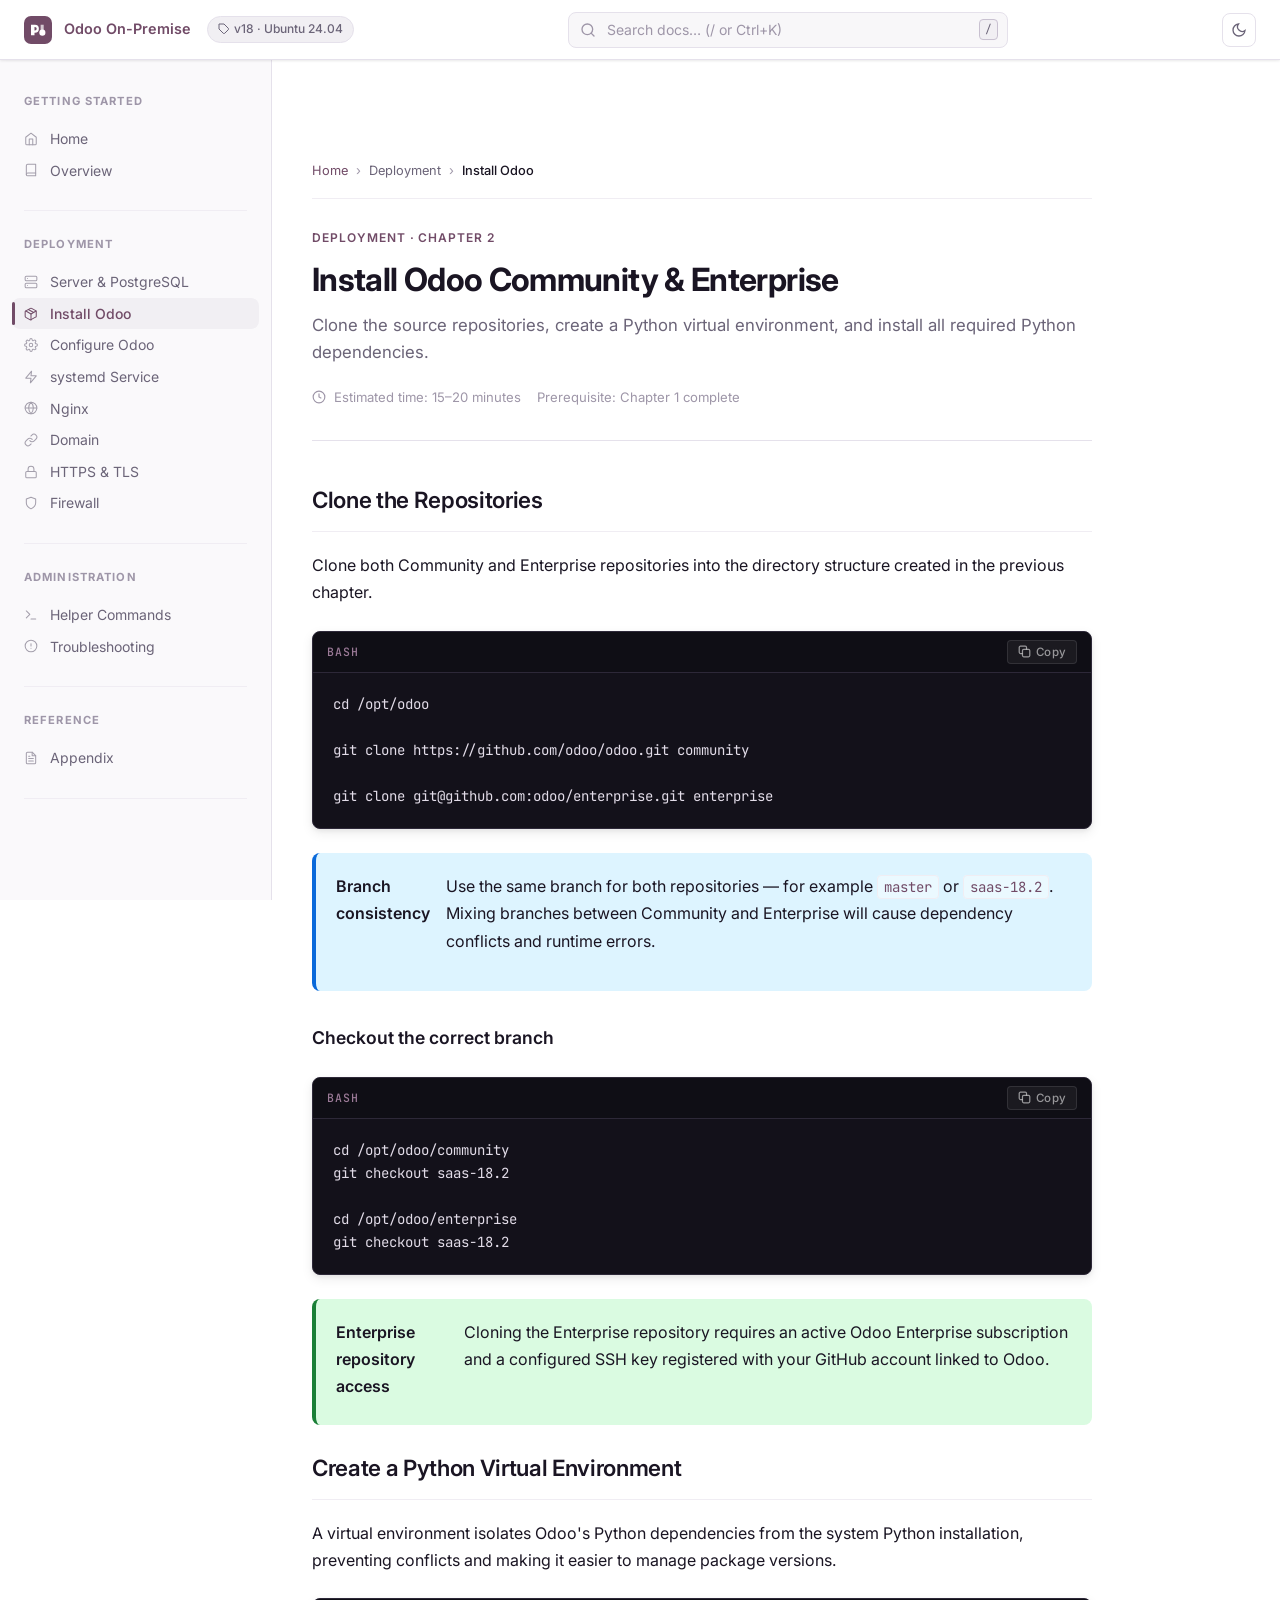
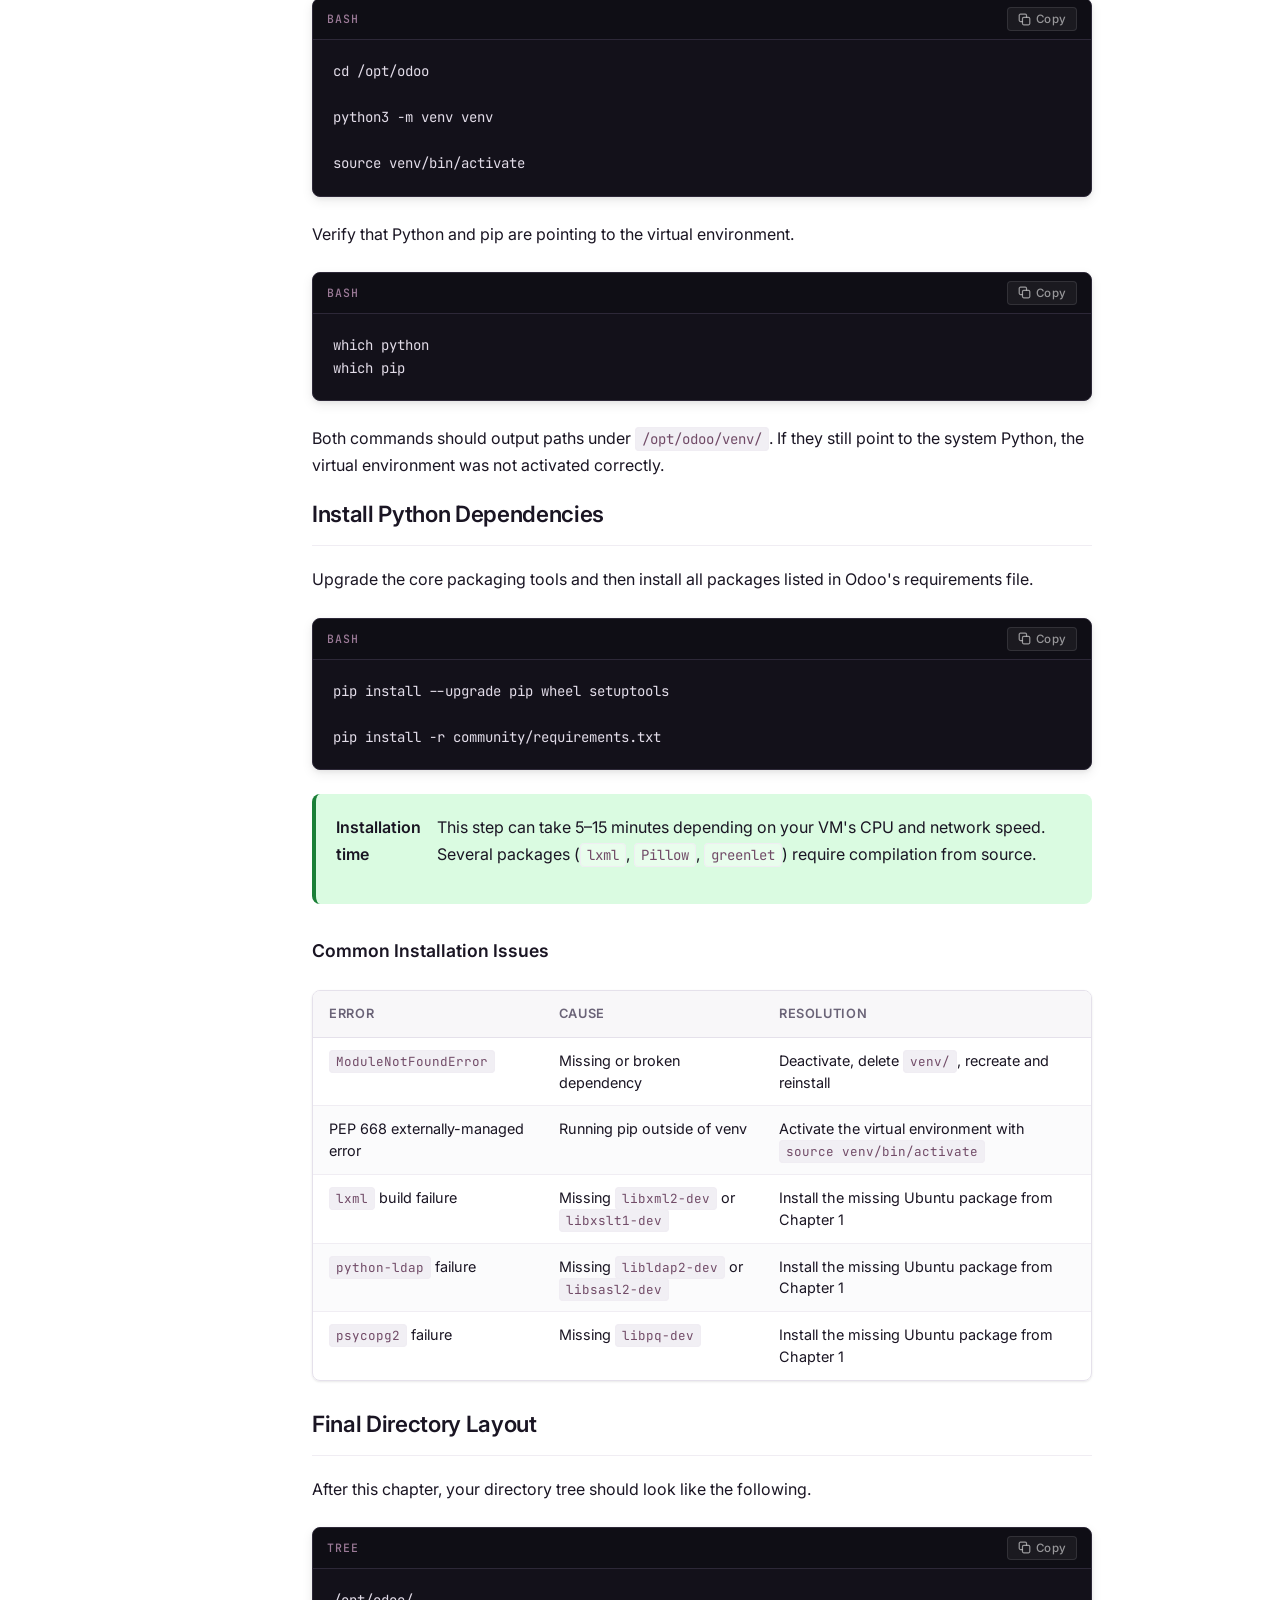
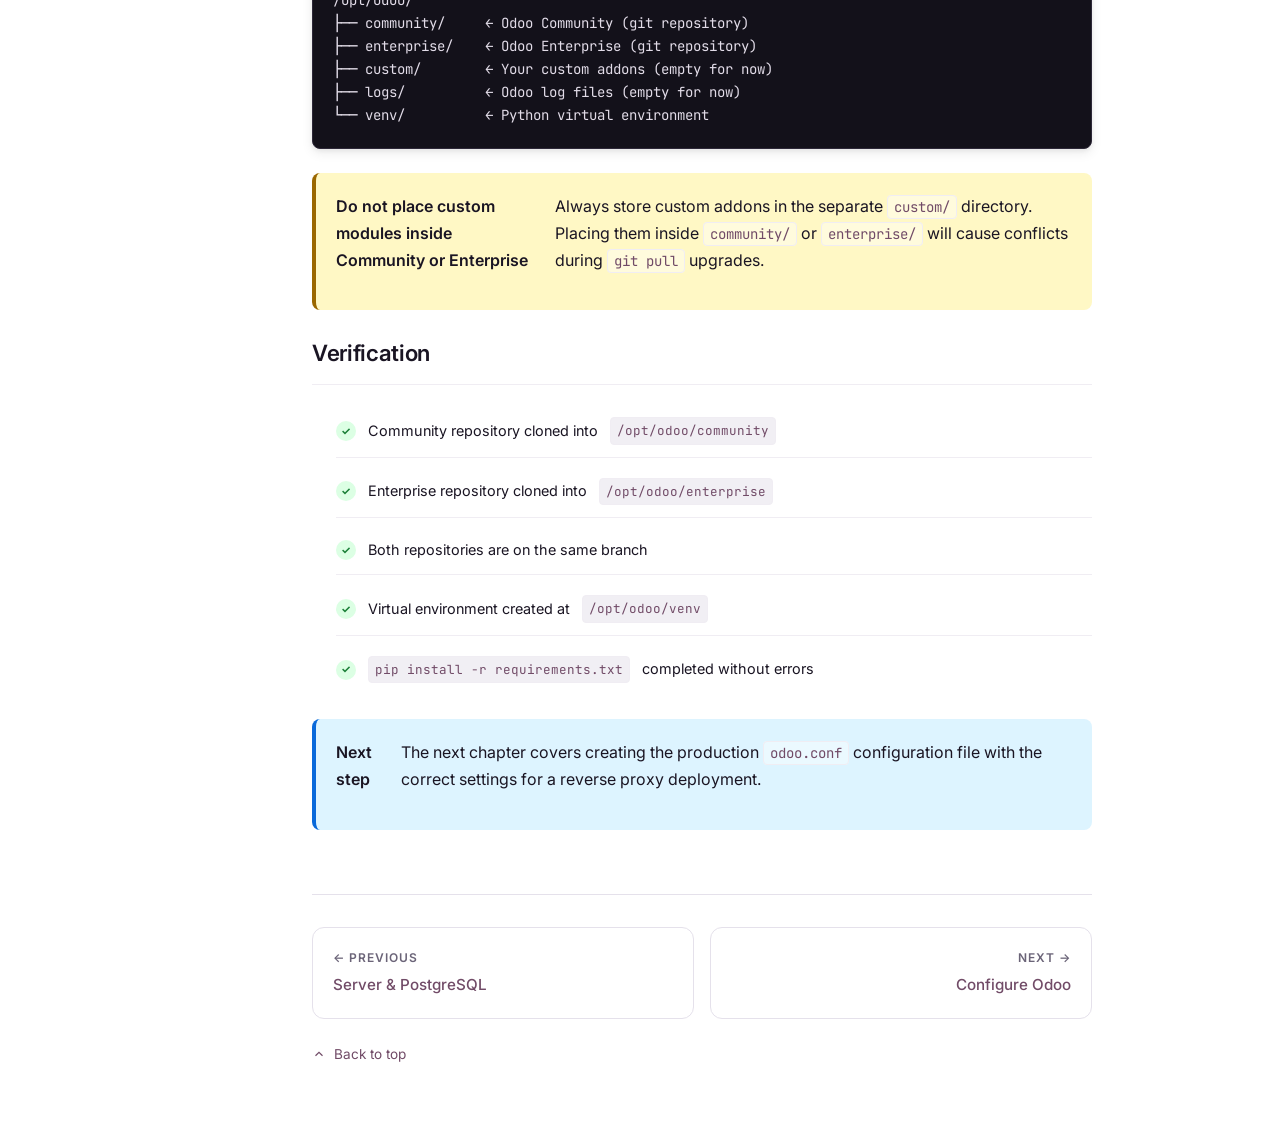
<file: pages/odoo.html>
<!DOCTYPE html>
<html lang="en" data-theme="light">
<head>
  <meta charset="UTF-8">
  <meta name="viewport" content="width=device-width, initial-scale=1.0">
  <title>Install Odoo Community &amp; Enterprise — Odoo On-Premise</title>
  <meta name="description" content="Clone the Odoo Community and Enterprise repositories, create a Python virtual environment, and install all Python dependencies.">
  <script>(function(){var t=localStorage.getItem('odoo-docs-theme')||(window.matchMedia('(prefers-color-scheme: dark)').matches?'dark':'light');document.documentElement.setAttribute('data-theme',t);})();</script>
  <link rel="stylesheet" href="../assets/css/style.css">
  <link rel="stylesheet" href="../assets/css/components.css">
  <link rel="stylesheet" href="../assets/css/code.css">
  <link rel="stylesheet" href="../assets/css/dark.css">
</head>
<body>
<header class="doc-header" role="banner">
  <button class="hamburger" aria-label="Toggle navigation" aria-expanded="false"><svg width="18" height="18" viewBox="0 0 24 24" fill="none" stroke="currentColor" stroke-width="2" stroke-linecap="round"><line x1="3" y1="6" x2="21" y2="6"/><line x1="3" y1="12" x2="21" y2="12"/><line x1="3" y1="18" x2="21" y2="18"/></svg></button>
  <a class="header-brand" href="../index.html" aria-label="Odoo Docs Home"><svg class="brand-logo" viewBox="0 0 32 32" fill="none" xmlns="http://www.w3.org/2000/svg" aria-hidden="true"><rect width="32" height="32" rx="8" fill="#714B67"/><path d="M8 22V10h4.5a4.5 4.5 0 010 9H12v3H8zm4-5.5h.5a2 2 0 000-4H12v4z" fill="white"/><circle cx="21" cy="19" r="3.5" fill="white"/><path d="M19.5 10h3v7a3.5 3.5 0 01-3.5 3.5H19V10h.5z" fill="white" opacity="0.7"/></svg><span class="brand-title">Odoo On-Premise</span></a>
  <span class="header-version"><svg width="12" height="12" viewBox="0 0 24 24" fill="none" stroke="currentColor" stroke-width="2" aria-hidden="true"><path d="M20.59 13.41l-7.17 7.17a2 2 0 01-2.83 0L2 12V2h10l8.59 8.59a2 2 0 010 2.82z"/><line x1="7" y1="7" x2="7.01" y2="7"/></svg>v18 · Ubuntu 24.04</span>
  <div class="header-search"><div class="search-box" role="search"><svg class="search-icon" viewBox="0 0 24 24" fill="none" stroke="currentColor" stroke-width="2" stroke-linecap="round" aria-hidden="true"><circle cx="11" cy="11" r="8"/><line x1="21" y1="21" x2="16.65" y2="16.65"/></svg><input type="search" class="search-input" placeholder="Search docs… (/ or Ctrl+K)" aria-label="Search documentation" autocomplete="off" spellcheck="false"><div class="search-shortcut" aria-hidden="true"><kbd>/</kbd></div><div class="search-results" role="listbox" aria-label="Search results"></div></div></div>
  <div class="header-actions"><button class="theme-toggle" aria-label="Toggle dark mode" title="Toggle dark mode (D)"><svg class="icon-moon" width="16" height="16" viewBox="0 0 24 24" fill="none" stroke="currentColor" stroke-width="2" stroke-linecap="round" aria-hidden="true"><path d="M21 12.79A9 9 0 1111.21 3 7 7 0 0021 12.79z"/></svg><svg class="icon-sun" width="16" height="16" viewBox="0 0 24 24" fill="none" stroke="currentColor" stroke-width="2" stroke-linecap="round" aria-hidden="true"><circle cx="12" cy="12" r="5"/><line x1="12" y1="1" x2="12" y2="3"/><line x1="12" y1="21" x2="12" y2="23"/><line x1="4.22" y1="4.22" x2="5.64" y2="5.64"/><line x1="18.36" y1="18.36" x2="19.78" y2="19.78"/><line x1="1" y1="12" x2="3" y2="12"/><line x1="21" y1="12" x2="23" y2="12"/><line x1="4.22" y1="19.78" x2="5.64" y2="18.36"/><line x1="18.36" y1="5.64" x2="19.78" y2="4.22"/></svg></button></div>
</header>
<div class="sidebar-backdrop" aria-hidden="true"></div>
<div class="doc-shell">
  <aside class="doc-sidebar" aria-label="Documentation navigation"></aside>
  <div class="doc-content">
    <div class="doc-content-inner">
      <main class="doc-article" id="main-content">

        <nav class="breadcrumbs" aria-label="Breadcrumb">
          <a href="../index.html">Home</a><span class="sep" aria-hidden="true">›</span>
          <span>Deployment</span><span class="sep" aria-hidden="true">›</span>
          <span class="current">Install Odoo</span>
        </nav>

        <header class="page-header">
          <span class="page-category">Deployment · Chapter 2</span>
          <h1>Install Odoo Community &amp; Enterprise</h1>
          <p class="page-description">Clone the source repositories, create a Python virtual environment, and install all required Python dependencies.</p>
          <div class="page-meta">
            <span class="meta-item"><svg width="14" height="14" viewBox="0 0 24 24" fill="none" stroke="currentColor" stroke-width="2" aria-hidden="true"><circle cx="12" cy="12" r="10"/><polyline points="12 6 12 12 16 14"/></svg>Estimated time: 15–20 minutes</span>
            <span class="meta-item">Prerequisite: Chapter 1 complete</span>
          </div>
        </header>

        <section id="repos">
          <h2>Clone the Repositories</h2>
          <p>Clone both Community and Enterprise repositories into the directory structure created in the previous chapter.</p>

<div class="code-block"><div class="code-header"><span class="code-lang">bash</span><button type="button" class="copy-btn" aria-label="Copy code to clipboard" title="Copy code" onclick="copyCode(this)"><svg viewBox="0 0 16 16" fill="none" stroke="currentColor" stroke-width="1.5" aria-hidden="true"><rect x="5.5" y="5.5" width="9" height="9" rx="1.5"/><path d="M10.5 5.5V3A1.5 1.5 0 009 1.5H3A1.5 1.5 0 001.5 3v6A1.5 1.5 0 003 10.5h2.5"/></svg><span class="copy-label">Copy</span></button></div><pre>cd /opt/odoo

git clone https://github.com/odoo/odoo.git community

git clone git@github.com:odoo/enterprise.git enterprise</pre></div>

          <div class="note">
            <strong>Branch consistency</strong>
            <p>
              Use the same branch for both repositories — for example <code>master</code> or <code>saas-18.2</code>.
              Mixing branches between Community and Enterprise will cause dependency conflicts and runtime errors.
            </p>
          </div>

          <h3>Checkout the correct branch</h3>
<div class="code-block"><div class="code-header"><span class="code-lang">bash</span><button type="button" class="copy-btn" aria-label="Copy code to clipboard" title="Copy code" onclick="copyCode(this)"><svg viewBox="0 0 16 16" fill="none" stroke="currentColor" stroke-width="1.5" aria-hidden="true"><rect x="5.5" y="5.5" width="9" height="9" rx="1.5"/><path d="M10.5 5.5V3A1.5 1.5 0 009 1.5H3A1.5 1.5 0 001.5 3v6A1.5 1.5 0 003 10.5h2.5"/></svg><span class="copy-label">Copy</span></button></div><pre>cd /opt/odoo/community
git checkout saas-18.2

cd /opt/odoo/enterprise
git checkout saas-18.2</pre></div>

          <div class="tip">
            <strong>Enterprise repository access</strong>
            <p>Cloning the Enterprise repository requires an active Odoo Enterprise subscription and a configured SSH key registered with your GitHub account linked to Odoo.</p>
          </div>
        </section>

        <section id="venv">
          <h2>Create a Python Virtual Environment</h2>
          <p>A virtual environment isolates Odoo's Python dependencies from the system Python installation, preventing conflicts and making it easier to manage package versions.</p>

<div class="code-block"><div class="code-header"><span class="code-lang">bash</span><button type="button" class="copy-btn" aria-label="Copy code to clipboard" title="Copy code" onclick="copyCode(this)"><svg viewBox="0 0 16 16" fill="none" stroke="currentColor" stroke-width="1.5" aria-hidden="true"><rect x="5.5" y="5.5" width="9" height="9" rx="1.5"/><path d="M10.5 5.5V3A1.5 1.5 0 009 1.5H3A1.5 1.5 0 001.5 3v6A1.5 1.5 0 003 10.5h2.5"/></svg><span class="copy-label">Copy</span></button></div><pre>cd /opt/odoo

python3 -m venv venv

source venv/bin/activate</pre></div>

          <p>Verify that Python and pip are pointing to the virtual environment.</p>

<div class="code-block"><div class="code-header"><span class="code-lang">bash</span><button type="button" class="copy-btn" aria-label="Copy code to clipboard" title="Copy code" onclick="copyCode(this)"><svg viewBox="0 0 16 16" fill="none" stroke="currentColor" stroke-width="1.5" aria-hidden="true"><rect x="5.5" y="5.5" width="9" height="9" rx="1.5"/><path d="M10.5 5.5V3A1.5 1.5 0 009 1.5H3A1.5 1.5 0 001.5 3v6A1.5 1.5 0 003 10.5h2.5"/></svg><span class="copy-label">Copy</span></button></div><pre>which python
which pip</pre></div>

          <p>Both commands should output paths under <code>/opt/odoo/venv/</code>. If they still point to the system Python, the virtual environment was not activated correctly.</p>
        </section>

        <section id="deps">
          <h2>Install Python Dependencies</h2>
          <p>Upgrade the core packaging tools and then install all packages listed in Odoo's requirements file.</p>

<div class="code-block"><div class="code-header"><span class="code-lang">bash</span><button type="button" class="copy-btn" aria-label="Copy code to clipboard" title="Copy code" onclick="copyCode(this)"><svg viewBox="0 0 16 16" fill="none" stroke="currentColor" stroke-width="1.5" aria-hidden="true"><rect x="5.5" y="5.5" width="9" height="9" rx="1.5"/><path d="M10.5 5.5V3A1.5 1.5 0 009 1.5H3A1.5 1.5 0 001.5 3v6A1.5 1.5 0 003 10.5h2.5"/></svg><span class="copy-label">Copy</span></button></div><pre>pip install --upgrade pip wheel setuptools

pip install -r community/requirements.txt</pre></div>

          <div class="tip">
            <strong>Installation time</strong>
            <p>This step can take 5–15 minutes depending on your VM's CPU and network speed. Several packages (<code>lxml</code>, <code>Pillow</code>, <code>greenlet</code>) require compilation from source.</p>
          </div>

          <h3>Common Installation Issues</h3>

          <div class="table-wrapper">
            <table>
              <thead><tr><th>Error</th><th>Cause</th><th>Resolution</th></tr></thead>
              <tbody>
                <tr>
                  <td><code>ModuleNotFoundError</code></td>
                  <td>Missing or broken dependency</td>
                  <td>Deactivate, delete <code>venv/</code>, recreate and reinstall</td>
                </tr>
                <tr>
                  <td>PEP 668 externally-managed error</td>
                  <td>Running pip outside of venv</td>
                  <td>Activate the virtual environment with <code>source venv/bin/activate</code></td>
                </tr>
                <tr>
                  <td><code>lxml</code> build failure</td>
                  <td>Missing <code>libxml2-dev</code> or <code>libxslt1-dev</code></td>
                  <td>Install the missing Ubuntu package from Chapter 1</td>
                </tr>
                <tr>
                  <td><code>python-ldap</code> failure</td>
                  <td>Missing <code>libldap2-dev</code> or <code>libsasl2-dev</code></td>
                  <td>Install the missing Ubuntu package from Chapter 1</td>
                </tr>
                <tr>
                  <td><code>psycopg2</code> failure</td>
                  <td>Missing <code>libpq-dev</code></td>
                  <td>Install the missing Ubuntu package from Chapter 1</td>
                </tr>
              </tbody>
            </table>
          </div>
        </section>

        <section id="layout">
          <h2>Final Directory Layout</h2>
          <p>After this chapter, your directory tree should look like the following.</p>

<div class="code-block"><div class="code-header"><span class="code-lang">tree</span><button type="button" class="copy-btn" aria-label="Copy code to clipboard" title="Copy code" onclick="copyCode(this)"><svg viewBox="0 0 16 16" fill="none" stroke="currentColor" stroke-width="1.5" aria-hidden="true"><rect x="5.5" y="5.5" width="9" height="9" rx="1.5"/><path d="M10.5 5.5V3A1.5 1.5 0 009 1.5H3A1.5 1.5 0 001.5 3v6A1.5 1.5 0 003 10.5h2.5"/></svg><span class="copy-label">Copy</span></button></div><pre>/opt/odoo/
├── community/     ← Odoo Community (git repository)
├── enterprise/    ← Odoo Enterprise (git repository)
├── custom/        ← Your custom addons (empty for now)
├── logs/          ← Odoo log files (empty for now)
└── venv/          ← Python virtual environment</pre></div>

          <div class="warning">
            <strong>Do not place custom modules inside Community or Enterprise</strong>
            <p>
              Always store custom addons in the separate <code>custom/</code> directory.
              Placing them inside <code>community/</code> or <code>enterprise/</code> will cause
              conflicts during <code>git pull</code> upgrades.
            </p>
          </div>
        </section>

        <section id="verify">
          <h2>Verification</h2>

          <ul class="verify-list">
            <li><span class="tick">✓</span> Community repository cloned into <code>/opt/odoo/community</code></li>
            <li><span class="tick">✓</span> Enterprise repository cloned into <code>/opt/odoo/enterprise</code></li>
            <li><span class="tick">✓</span> Both repositories are on the same branch</li>
            <li><span class="tick">✓</span> Virtual environment created at <code>/opt/odoo/venv</code></li>
            <li><span class="tick">✓</span> <code>pip install -r requirements.txt</code> completed without errors</li>
          </ul>

          <div class="note">
            <strong>Next step</strong>
            <p>The next chapter covers creating the production <code>odoo.conf</code> configuration file with the correct settings for a reverse proxy deployment.</p>
          </div>
        </section>

        <nav class="page-nav" aria-label="Chapter navigation">
          <a class="page-nav-item prev" href="installation.html"><span class="nav-label">← Previous</span><span class="nav-title">Server &amp; PostgreSQL</span></a>
          <a class="page-nav-item next" href="configuration.html"><span class="nav-label">Next →</span><span class="nav-title">Configure Odoo</span></a>
        </nav>
        <a class="back-to-top" href="#main-content"><svg width="14" height="14" viewBox="0 0 24 24" fill="none" stroke="currentColor" stroke-width="2" aria-hidden="true"><polyline points="18 15 12 9 6 15"/></svg>Back to top</a>

      </main>
      <div class="doc-toc-column" aria-label="Page table of contents"></div>
    </div>
  </div>
</div>
<script src="../assets/js/darkmode.js"></script>
<script src="../assets/js/navigation.js"></script>
<script src="../assets/js/toc.js"></script>
<script src="../assets/js/search.js"></script>
<script src="../assets/js/app.js"></script>
</body>
</html>
</file>
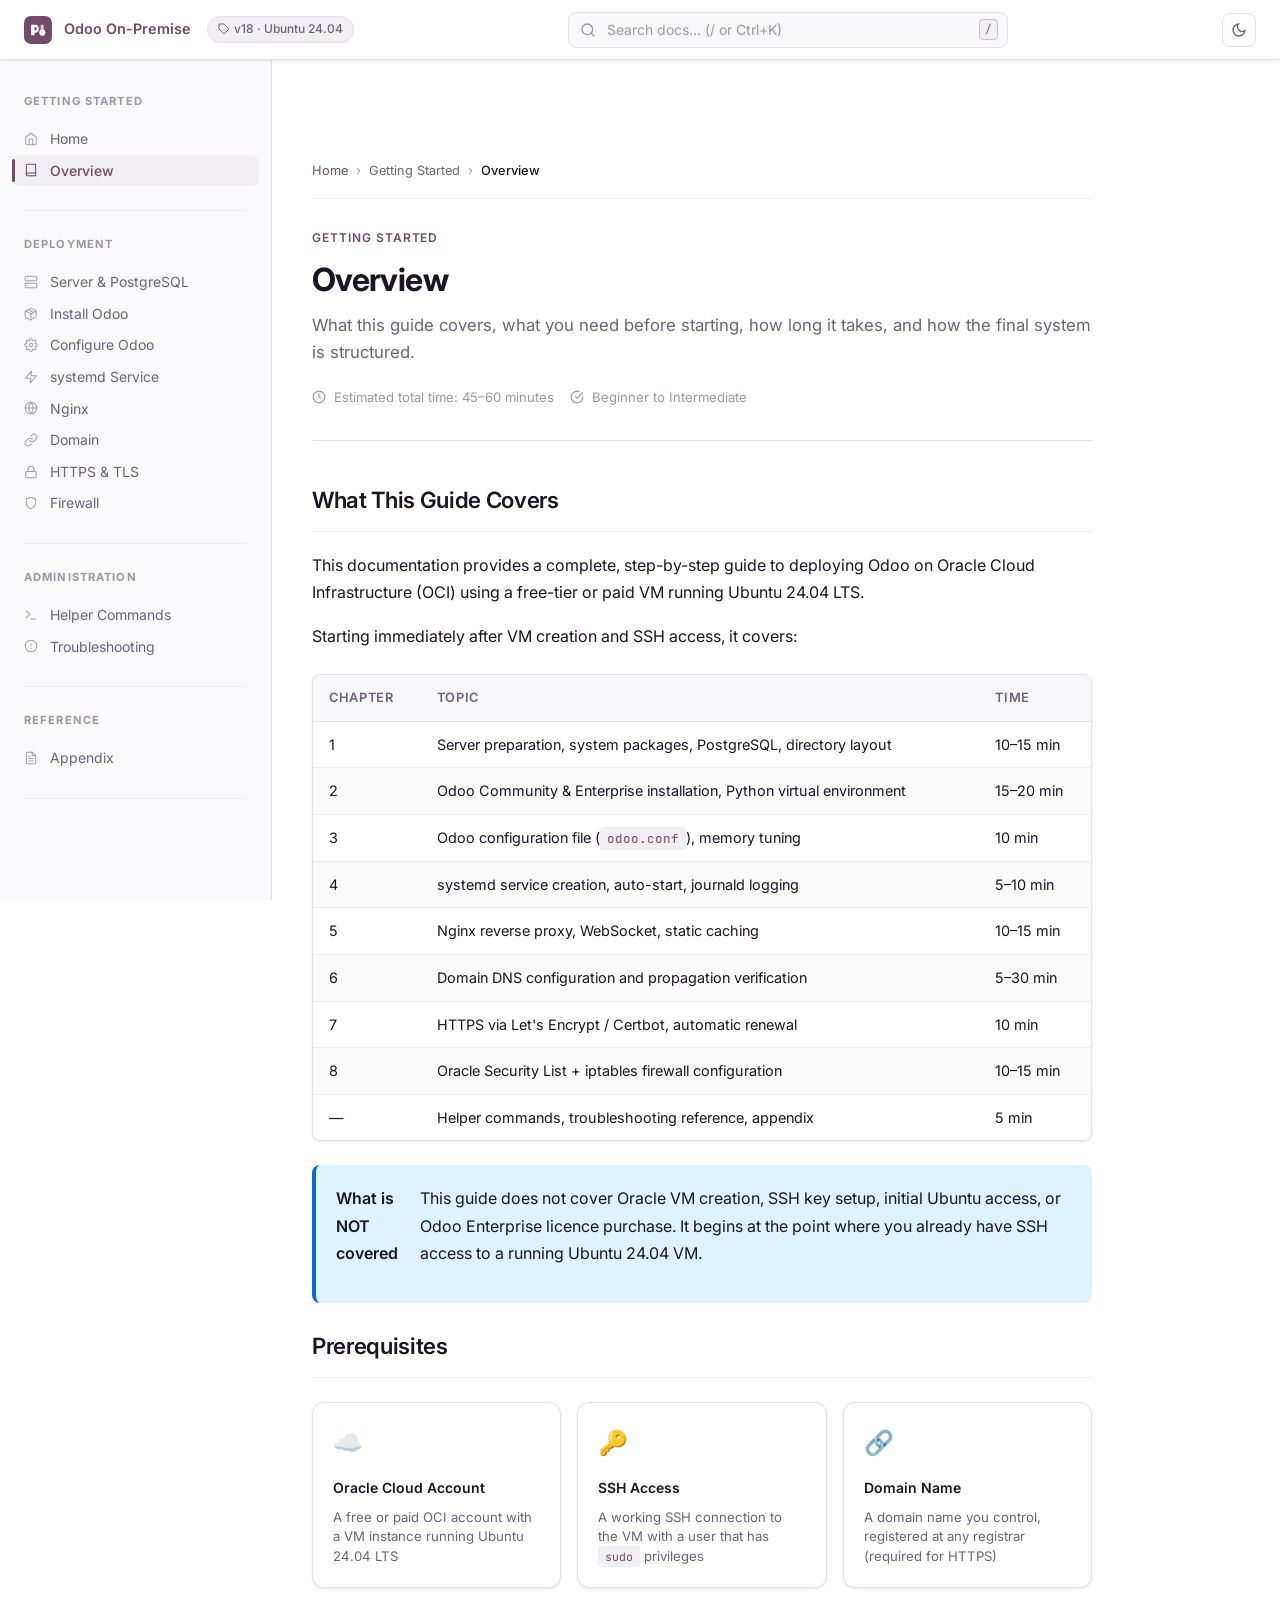
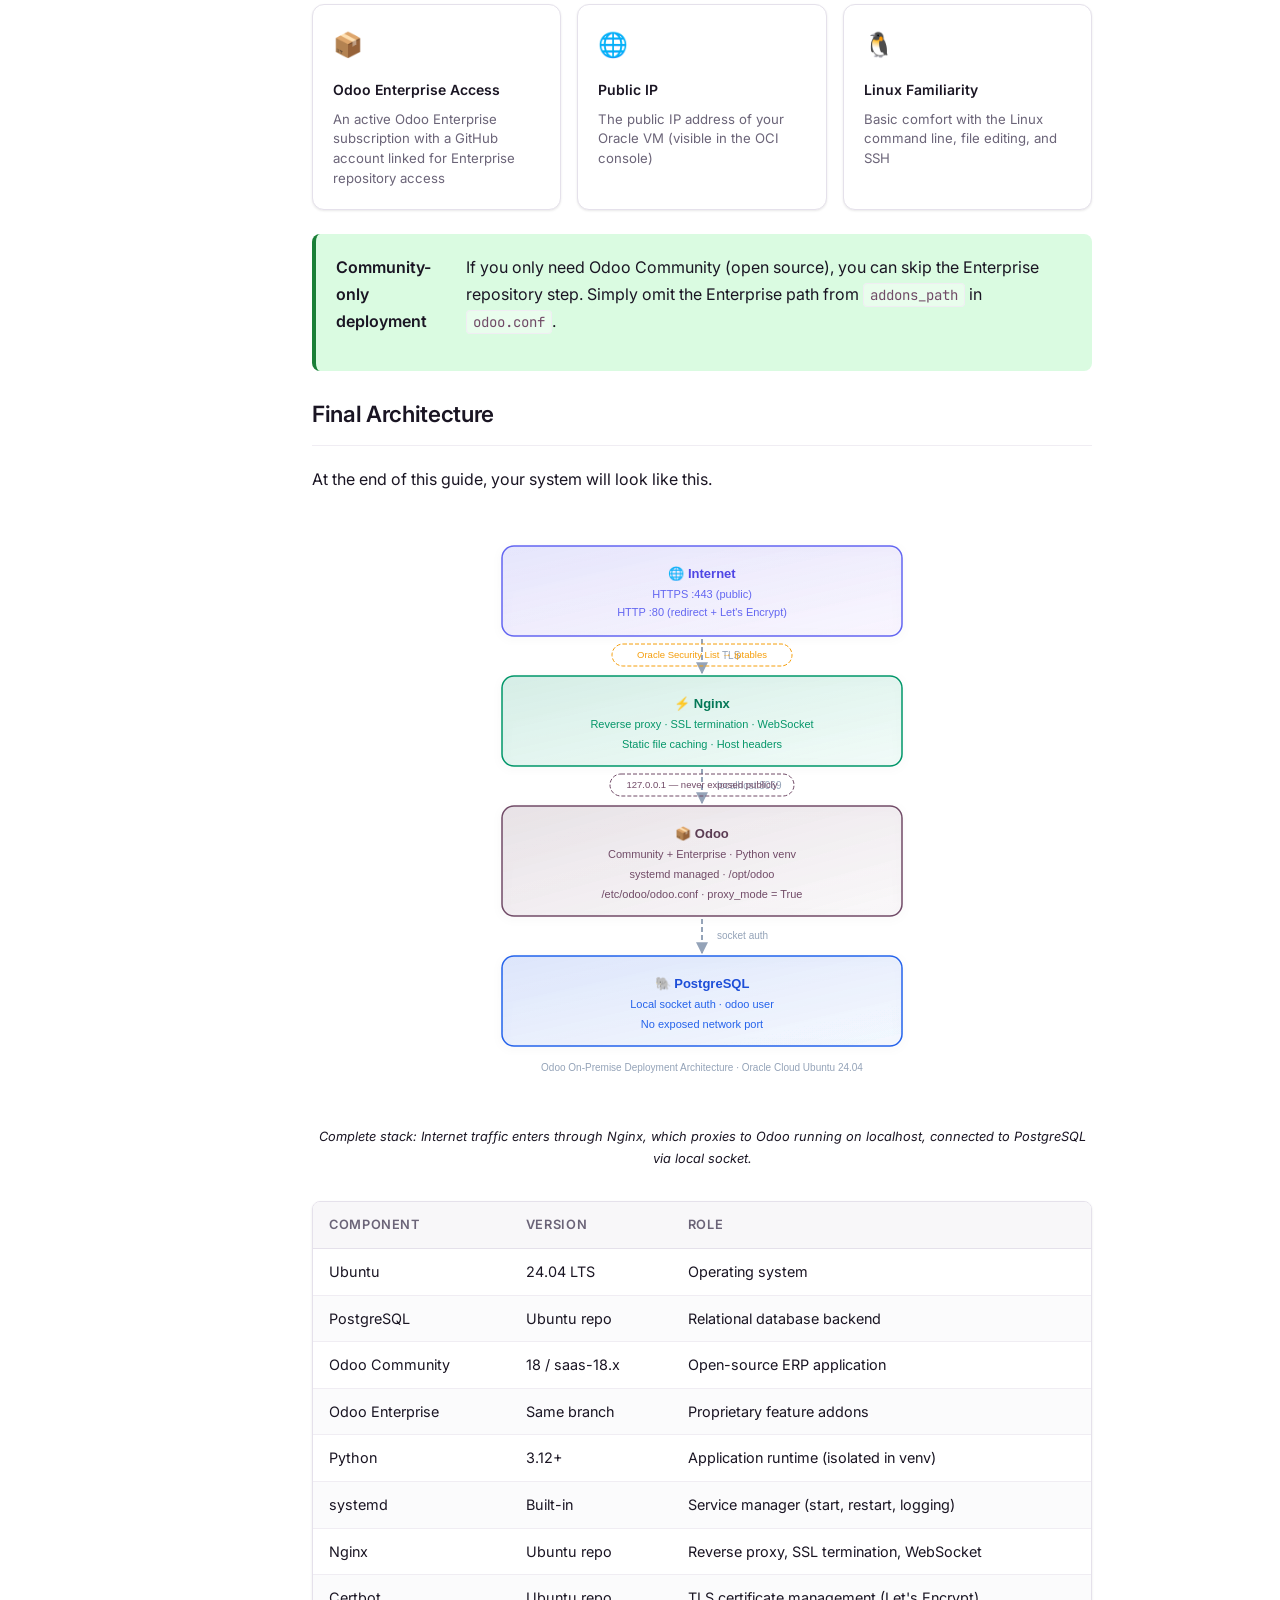
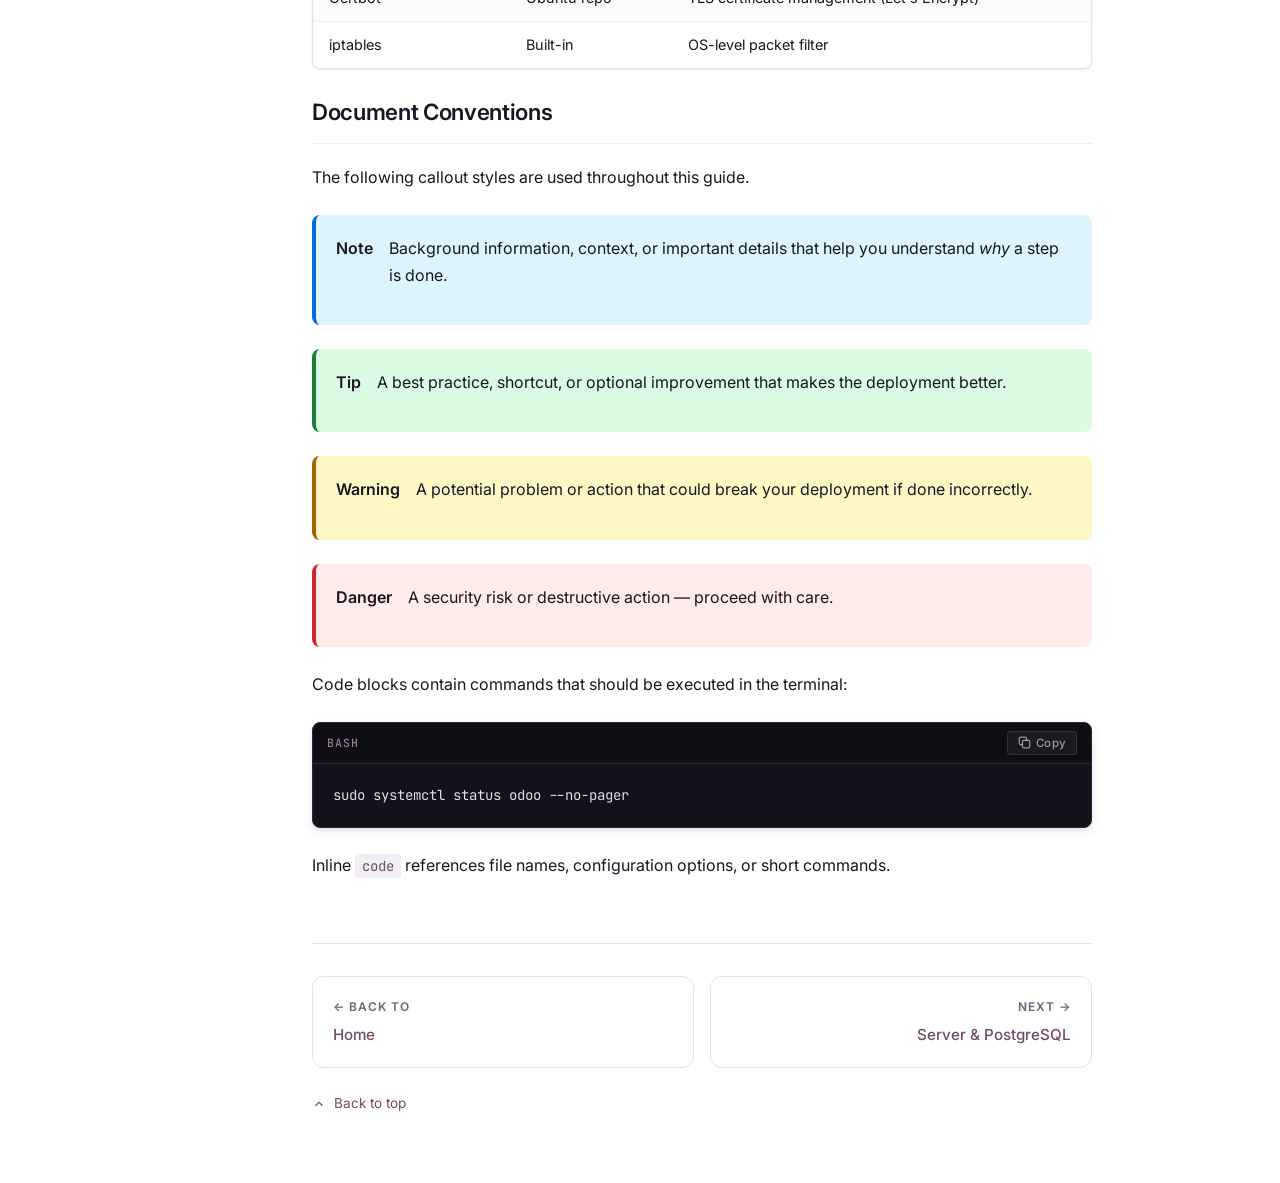
<file: pages/overview.html>
<!DOCTYPE html>
<html lang="en" data-theme="light">
<head>
  <meta charset="UTF-8">
  <meta name="viewport" content="width=device-width, initial-scale=1.0">
  <title>Overview — Odoo On-Premise Deployment</title>
  <meta name="description" content="An overview of the Odoo on-premise deployment guide: what is covered, architecture, estimated time, and prerequisites.">
  <script>(function(){var t=localStorage.getItem('odoo-docs-theme')||(window.matchMedia('(prefers-color-scheme: dark)').matches?'dark':'light');document.documentElement.setAttribute('data-theme',t);})();</script>
  <link rel="stylesheet" href="../assets/css/style.css">
  <link rel="stylesheet" href="../assets/css/components.css">
  <link rel="stylesheet" href="../assets/css/code.css">
  <link rel="stylesheet" href="../assets/css/dark.css">
</head>
<body>
<header class="doc-header" role="banner">
  <button class="hamburger" aria-label="Toggle navigation" aria-expanded="false"><svg width="18" height="18" viewBox="0 0 24 24" fill="none" stroke="currentColor" stroke-width="2" stroke-linecap="round"><line x1="3" y1="6" x2="21" y2="6"/><line x1="3" y1="12" x2="21" y2="12"/><line x1="3" y1="18" x2="21" y2="18"/></svg></button>
  <a class="header-brand" href="../index.html" aria-label="Odoo Docs Home"><svg class="brand-logo" viewBox="0 0 32 32" fill="none" xmlns="http://www.w3.org/2000/svg" aria-hidden="true"><rect width="32" height="32" rx="8" fill="#714B67"/><path d="M8 22V10h4.5a4.5 4.5 0 010 9H12v3H8zm4-5.5h.5a2 2 0 000-4H12v4z" fill="white"/><circle cx="21" cy="19" r="3.5" fill="white"/><path d="M19.5 10h3v7a3.5 3.5 0 01-3.5 3.5H19V10h.5z" fill="white" opacity="0.7"/></svg><span class="brand-title">Odoo On-Premise</span></a>
  <span class="header-version"><svg width="12" height="12" viewBox="0 0 24 24" fill="none" stroke="currentColor" stroke-width="2" aria-hidden="true"><path d="M20.59 13.41l-7.17 7.17a2 2 0 01-2.83 0L2 12V2h10l8.59 8.59a2 2 0 010 2.82z"/><line x1="7" y1="7" x2="7.01" y2="7"/></svg>v18 · Ubuntu 24.04</span>
  <div class="header-search"><div class="search-box" role="search"><svg class="search-icon" viewBox="0 0 24 24" fill="none" stroke="currentColor" stroke-width="2" stroke-linecap="round" aria-hidden="true"><circle cx="11" cy="11" r="8"/><line x1="21" y1="21" x2="16.65" y2="16.65"/></svg><input type="search" class="search-input" placeholder="Search docs… (/ or Ctrl+K)" aria-label="Search documentation" autocomplete="off" spellcheck="false"><div class="search-shortcut" aria-hidden="true"><kbd>/</kbd></div><div class="search-results" role="listbox" aria-label="Search results"></div></div></div>
  <div class="header-actions"><button class="theme-toggle" aria-label="Toggle dark mode" title="Toggle dark mode (D)"><svg class="icon-moon" width="16" height="16" viewBox="0 0 24 24" fill="none" stroke="currentColor" stroke-width="2" stroke-linecap="round" aria-hidden="true"><path d="M21 12.79A9 9 0 1111.21 3 7 7 0 0021 12.79z"/></svg><svg class="icon-sun" width="16" height="16" viewBox="0 0 24 24" fill="none" stroke="currentColor" stroke-width="2" stroke-linecap="round" aria-hidden="true"><circle cx="12" cy="12" r="5"/><line x1="12" y1="1" x2="12" y2="3"/><line x1="12" y1="21" x2="12" y2="23"/><line x1="4.22" y1="4.22" x2="5.64" y2="5.64"/><line x1="18.36" y1="18.36" x2="19.78" y2="19.78"/><line x1="1" y1="12" x2="3" y2="12"/><line x1="21" y1="12" x2="23" y2="12"/><line x1="4.22" y1="19.78" x2="5.64" y2="18.36"/><line x1="18.36" y1="5.64" x2="19.78" y2="4.22"/></svg></button></div>
</header>
<div class="sidebar-backdrop" aria-hidden="true"></div>
<div class="doc-shell">
  <aside class="doc-sidebar" aria-label="Documentation navigation"></aside>
  <div class="doc-content">
    <div class="doc-content-inner">
      <main class="doc-article" id="main-content">

        <nav class="breadcrumbs" aria-label="Breadcrumb">
          <a href="../index.html">Home</a><span class="sep" aria-hidden="true">›</span>
          <span>Getting Started</span><span class="sep" aria-hidden="true">›</span>
          <span class="current">Overview</span>
        </nav>

        <header class="page-header">
          <span class="page-category">Getting Started</span>
          <h1>Overview</h1>
          <p class="page-description">
            What this guide covers, what you need before starting, how long it takes,
            and how the final system is structured.
          </p>
          <div class="page-meta">
            <span class="meta-item"><svg width="14" height="14" viewBox="0 0 24 24" fill="none" stroke="currentColor" stroke-width="2" aria-hidden="true"><circle cx="12" cy="12" r="10"/><polyline points="12 6 12 12 16 14"/></svg>Estimated total time: 45–60 minutes</span>
            <span class="meta-item"><svg width="14" height="14" viewBox="0 0 24 24" fill="none" stroke="currentColor" stroke-width="2" aria-hidden="true"><path d="M22 11.08V12a10 10 0 11-5.93-9.14"/><polyline points="22 4 12 14.01 9 11.01"/></svg>Beginner to Intermediate</span>
          </div>
        </header>

        <!-- What this guide covers -->
        <section id="scope">
          <h2>What This Guide Covers</h2>
          <p>
            This documentation provides a complete, step-by-step guide to deploying Odoo on
            Oracle Cloud Infrastructure (OCI) using a free-tier or paid VM running Ubuntu 24.04 LTS.
          </p>

          <p>Starting immediately after VM creation and SSH access, it covers:</p>

          <div class="table-wrapper">
            <table>
              <thead><tr><th>Chapter</th><th>Topic</th><th>Time</th></tr></thead>
              <tbody>
                <tr><td>1</td><td>Server preparation, system packages, PostgreSQL, directory layout</td><td>10–15 min</td></tr>
                <tr><td>2</td><td>Odoo Community &amp; Enterprise installation, Python virtual environment</td><td>15–20 min</td></tr>
                <tr><td>3</td><td>Odoo configuration file (<code>odoo.conf</code>), memory tuning</td><td>10 min</td></tr>
                <tr><td>4</td><td>systemd service creation, auto-start, journald logging</td><td>5–10 min</td></tr>
                <tr><td>5</td><td>Nginx reverse proxy, WebSocket, static caching</td><td>10–15 min</td></tr>
                <tr><td>6</td><td>Domain DNS configuration and propagation verification</td><td>5–30 min</td></tr>
                <tr><td>7</td><td>HTTPS via Let's Encrypt / Certbot, automatic renewal</td><td>10 min</td></tr>
                <tr><td>8</td><td>Oracle Security List + iptables firewall configuration</td><td>10–15 min</td></tr>
                <tr><td>—</td><td>Helper commands, troubleshooting reference, appendix</td><td>5 min</td></tr>
              </tbody>
            </table>
          </div>

          <div class="note">
            <strong>What is NOT covered</strong>
            <p>
              This guide does not cover Oracle VM creation, SSH key setup, initial Ubuntu access,
              or Odoo Enterprise licence purchase. It begins at the point where you already have
              SSH access to a running Ubuntu 24.04 VM.
            </p>
          </div>
        </section>

        <!-- Prerequisites -->
        <section id="prerequisites">
          <h2>Prerequisites</h2>

          <div class="card-grid">
            <div class="card">
              <div class="card-icon">☁️</div>
              <div class="card-title">Oracle Cloud Account</div>
              <div class="card-desc">A free or paid OCI account with a VM instance running Ubuntu 24.04 LTS</div>
            </div>
            <div class="card">
              <div class="card-icon">🔑</div>
              <div class="card-title">SSH Access</div>
              <div class="card-desc">A working SSH connection to the VM with a user that has <code>sudo</code> privileges</div>
            </div>
            <div class="card">
              <div class="card-icon">🔗</div>
              <div class="card-title">Domain Name</div>
              <div class="card-desc">A domain name you control, registered at any registrar (required for HTTPS)</div>
            </div>
            <div class="card">
              <div class="card-icon">📦</div>
              <div class="card-title">Odoo Enterprise Access</div>
              <div class="card-desc">An active Odoo Enterprise subscription with a GitHub account linked for Enterprise repository access</div>
            </div>
            <div class="card">
              <div class="card-icon">🌐</div>
              <div class="card-title">Public IP</div>
              <div class="card-desc">The public IP address of your Oracle VM (visible in the OCI console)</div>
            </div>
            <div class="card">
              <div class="card-icon">🐧</div>
              <div class="card-title">Linux Familiarity</div>
              <div class="card-desc">Basic comfort with the Linux command line, file editing, and SSH</div>
            </div>
          </div>

          <div class="tip">
            <strong>Community-only deployment</strong>
            <p>If you only need Odoo Community (open source), you can skip the Enterprise repository step. Simply omit the Enterprise path from <code>addons_path</code> in <code>odoo.conf</code>.</p>
          </div>
        </section>

        <!-- Final architecture -->
        <section id="architecture">
          <h2>Final Architecture</h2>
          <p>At the end of this guide, your system will look like this.</p>

          <div class="diagram-container">
            <img
              src="../assets/diagrams/architecture.svg"
              alt="Architecture diagram: Internet → Oracle Security List → iptables → Nginx → Odoo → PostgreSQL"
              style="max-width:520px;width:100%"
            >
            <p class="diagram-caption">Complete stack: Internet traffic enters through Nginx, which proxies to Odoo running on localhost, connected to PostgreSQL via local socket.</p>
          </div>

          <div class="table-wrapper">
            <table>
              <thead><tr><th>Component</th><th>Version</th><th>Role</th></tr></thead>
              <tbody>
                <tr><td>Ubuntu</td><td>24.04 LTS</td><td>Operating system</td></tr>
                <tr><td>PostgreSQL</td><td>Ubuntu repo</td><td>Relational database backend</td></tr>
                <tr><td>Odoo Community</td><td>18 / saas-18.x</td><td>Open-source ERP application</td></tr>
                <tr><td>Odoo Enterprise</td><td>Same branch</td><td>Proprietary feature addons</td></tr>
                <tr><td>Python</td><td>3.12+</td><td>Application runtime (isolated in venv)</td></tr>
                <tr><td>systemd</td><td>Built-in</td><td>Service manager (start, restart, logging)</td></tr>
                <tr><td>Nginx</td><td>Ubuntu repo</td><td>Reverse proxy, SSL termination, WebSocket</td></tr>
                <tr><td>Certbot</td><td>Ubuntu repo</td><td>TLS certificate management (Let's Encrypt)</td></tr>
                <tr><td>iptables</td><td>Built-in</td><td>OS-level packet filter</td></tr>
              </tbody>
            </table>
          </div>
        </section>

        <!-- Conventions -->
        <section id="conventions">
          <h2>Document Conventions</h2>

          <p>The following callout styles are used throughout this guide.</p>

          <div class="note">
            <strong>Note</strong>
            <p>Background information, context, or important details that help you understand <em>why</em> a step is done.</p>
          </div>

          <div class="tip">
            <strong>Tip</strong>
            <p>A best practice, shortcut, or optional improvement that makes the deployment better.</p>
          </div>

          <div class="warning">
            <strong>Warning</strong>
            <p>A potential problem or action that could break your deployment if done incorrectly.</p>
          </div>

          <div class="danger">
            <strong>Danger</strong>
            <p>A security risk or destructive action — proceed with care.</p>
          </div>

          <p>Code blocks contain commands that should be executed in the terminal:</p>
<div class="code-block"><div class="code-header"><span class="code-lang">bash</span><button type="button" class="copy-btn" aria-label="Copy code to clipboard" title="Copy code" onclick="copyCode(this)"><svg viewBox="0 0 16 16" fill="none" stroke="currentColor" stroke-width="1.5" aria-hidden="true"><rect x="5.5" y="5.5" width="9" height="9" rx="1.5"/><path d="M10.5 5.5V3A1.5 1.5 0 009 1.5H3A1.5 1.5 0 001.5 3v6A1.5 1.5 0 003 10.5h2.5"/></svg><span class="copy-label">Copy</span></button></div><pre>sudo systemctl status odoo --no-pager</pre></div>

          <p>Inline <code>code</code> references file names, configuration options, or short commands.</p>
        </section>

        <nav class="page-nav" aria-label="Chapter navigation">
          <a class="page-nav-item prev" href="../index.html"><span class="nav-label">← Back to</span><span class="nav-title">Home</span></a>
          <a class="page-nav-item next" href="installation.html"><span class="nav-label">Next →</span><span class="nav-title">Server &amp; PostgreSQL</span></a>
        </nav>
        <a class="back-to-top" href="#main-content"><svg width="14" height="14" viewBox="0 0 24 24" fill="none" stroke="currentColor" stroke-width="2" aria-hidden="true"><polyline points="18 15 12 9 6 15"/></svg>Back to top</a>

      </main>
      <div class="doc-toc-column" aria-label="Page table of contents"></div>
    </div>
  </div>
</div>
<script src="../assets/js/darkmode.js"></script>
<script src="../assets/js/navigation.js"></script>
<script src="../assets/js/toc.js"></script>
<script src="../assets/js/search.js"></script>
<script src="../assets/js/app.js"></script>
</body>
</html>
</file>
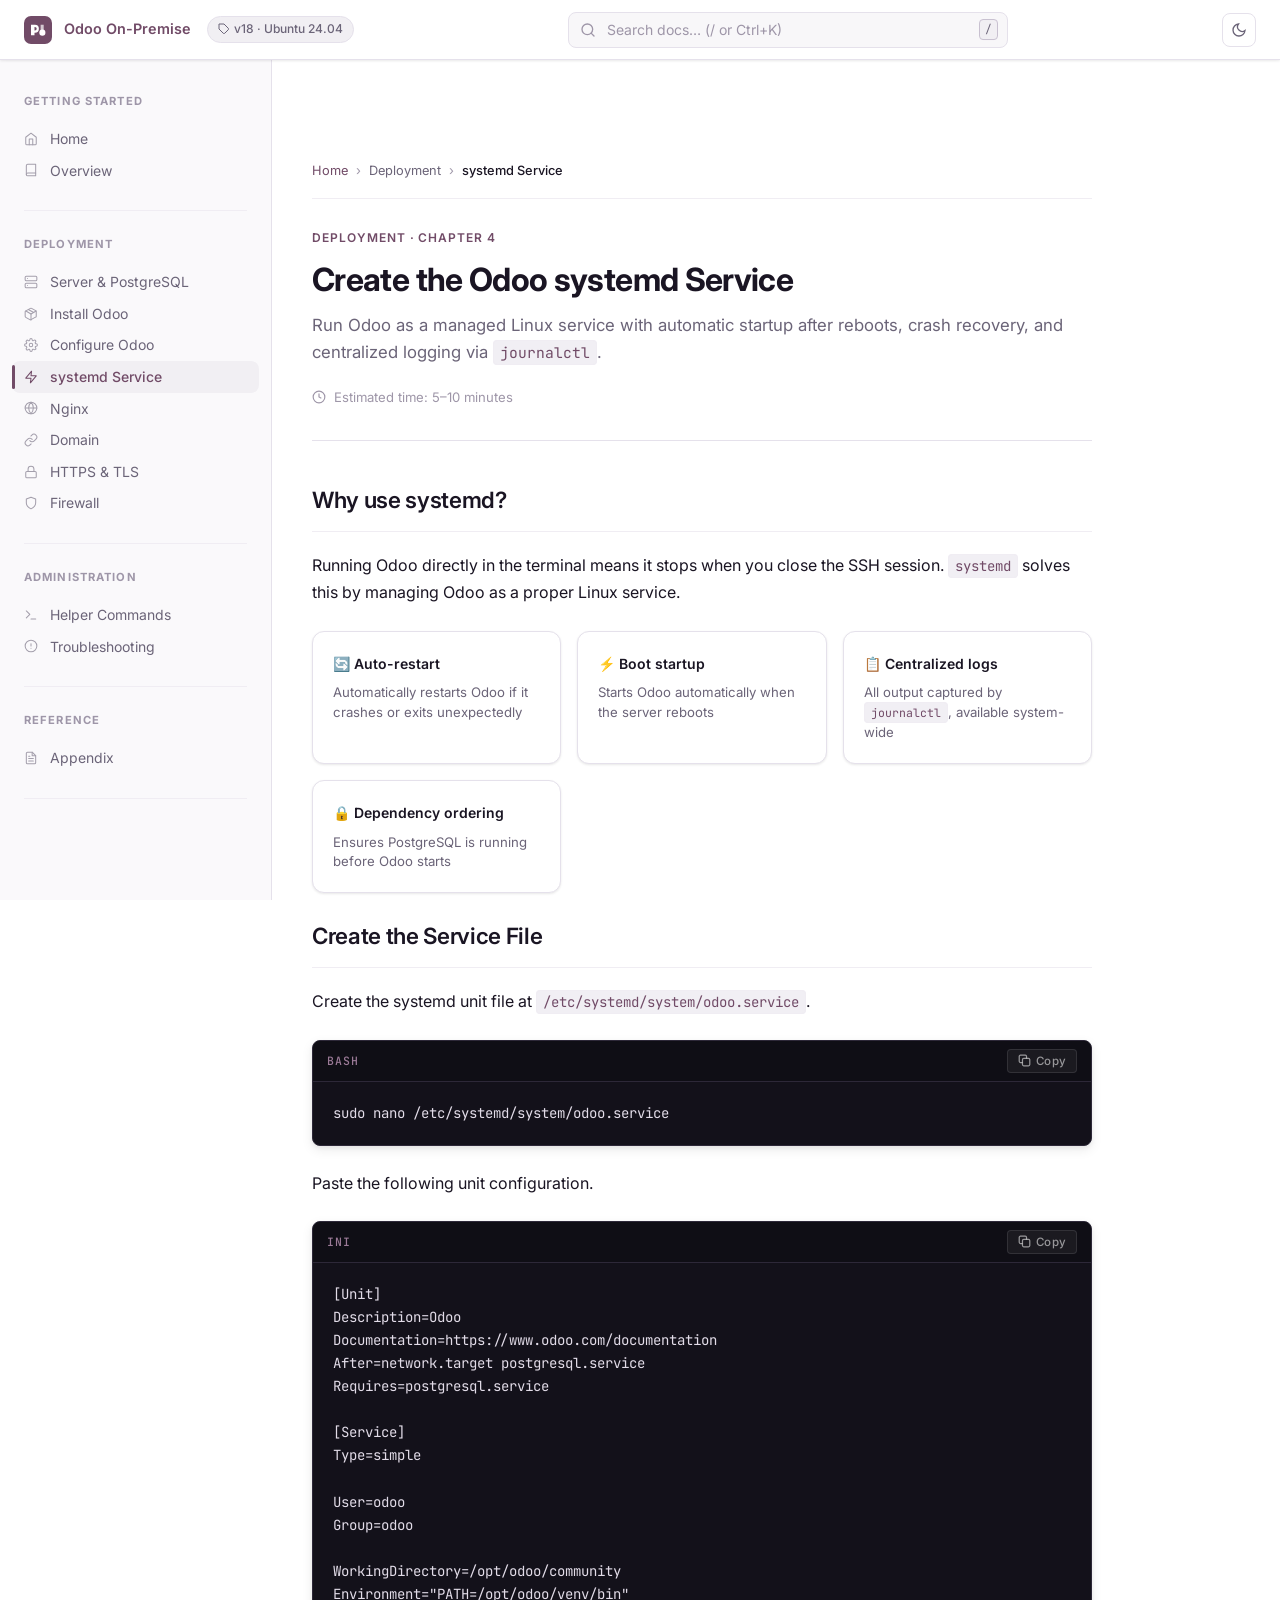
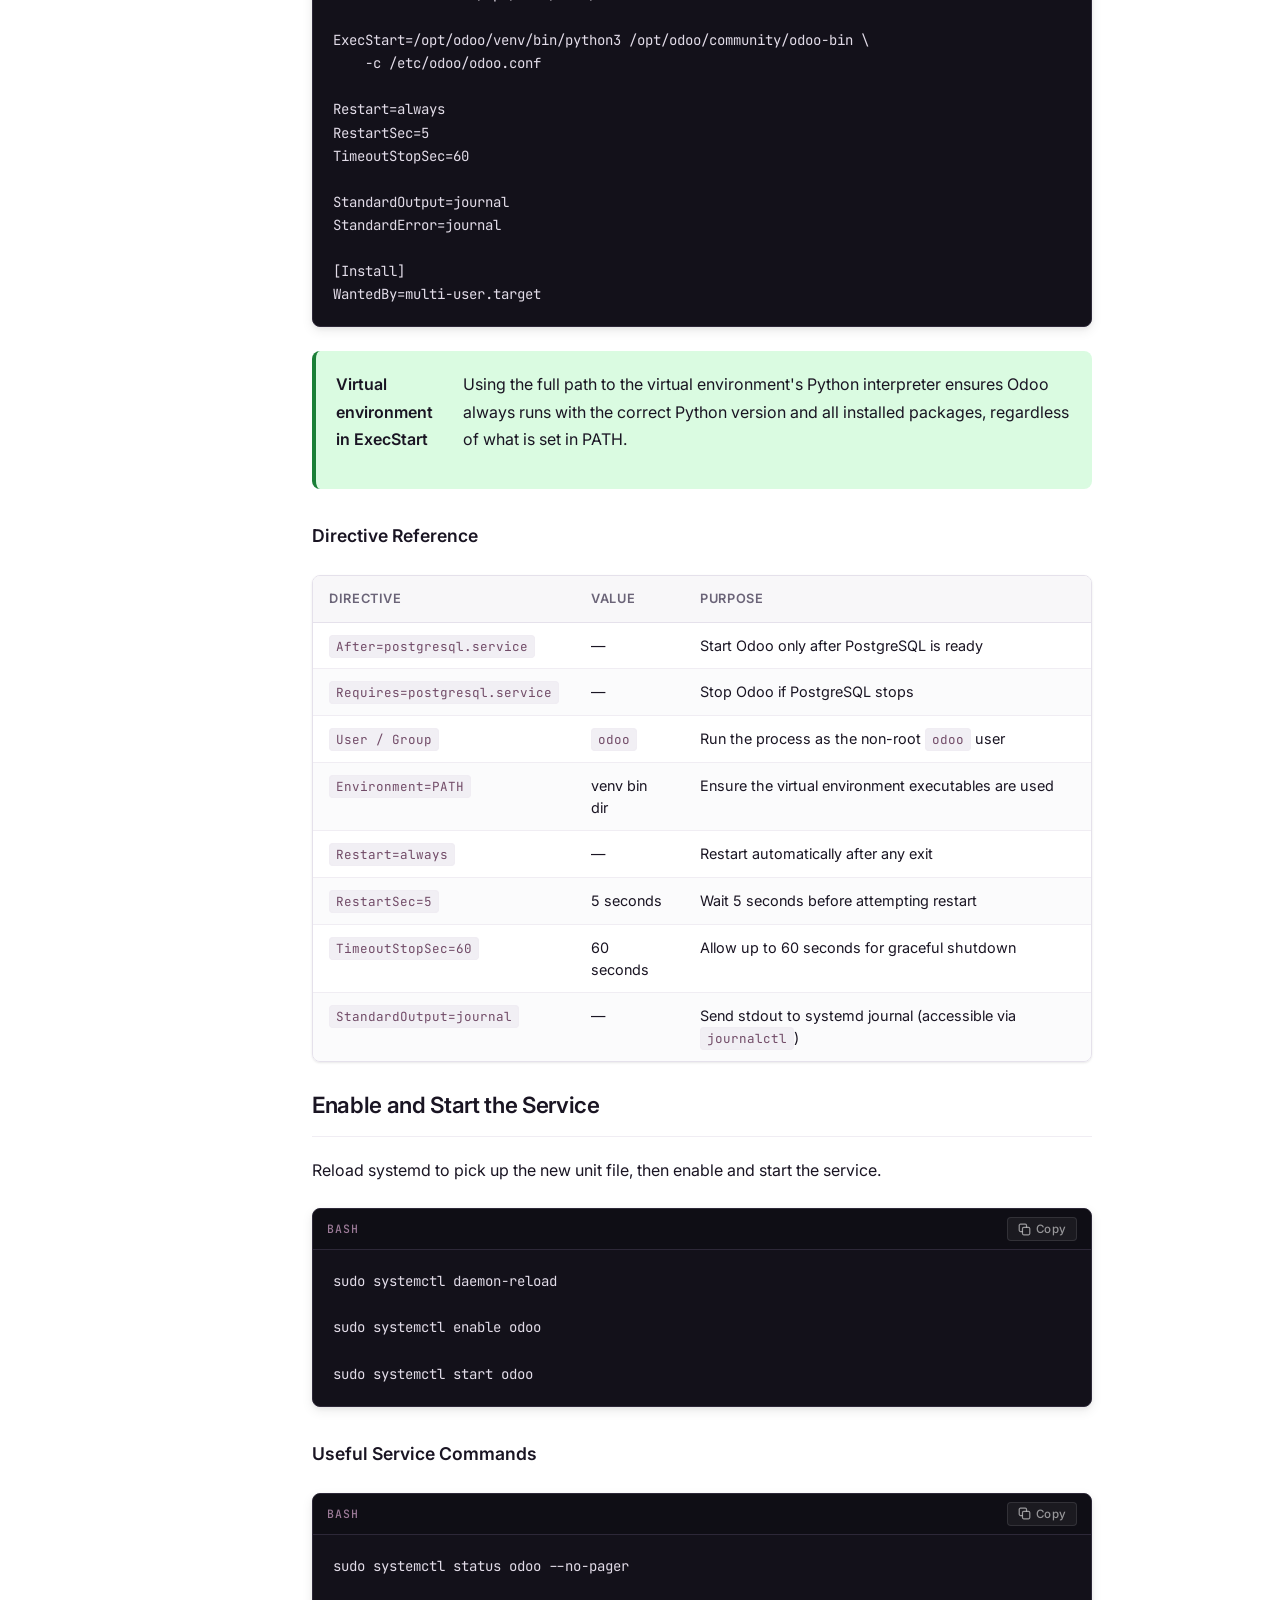
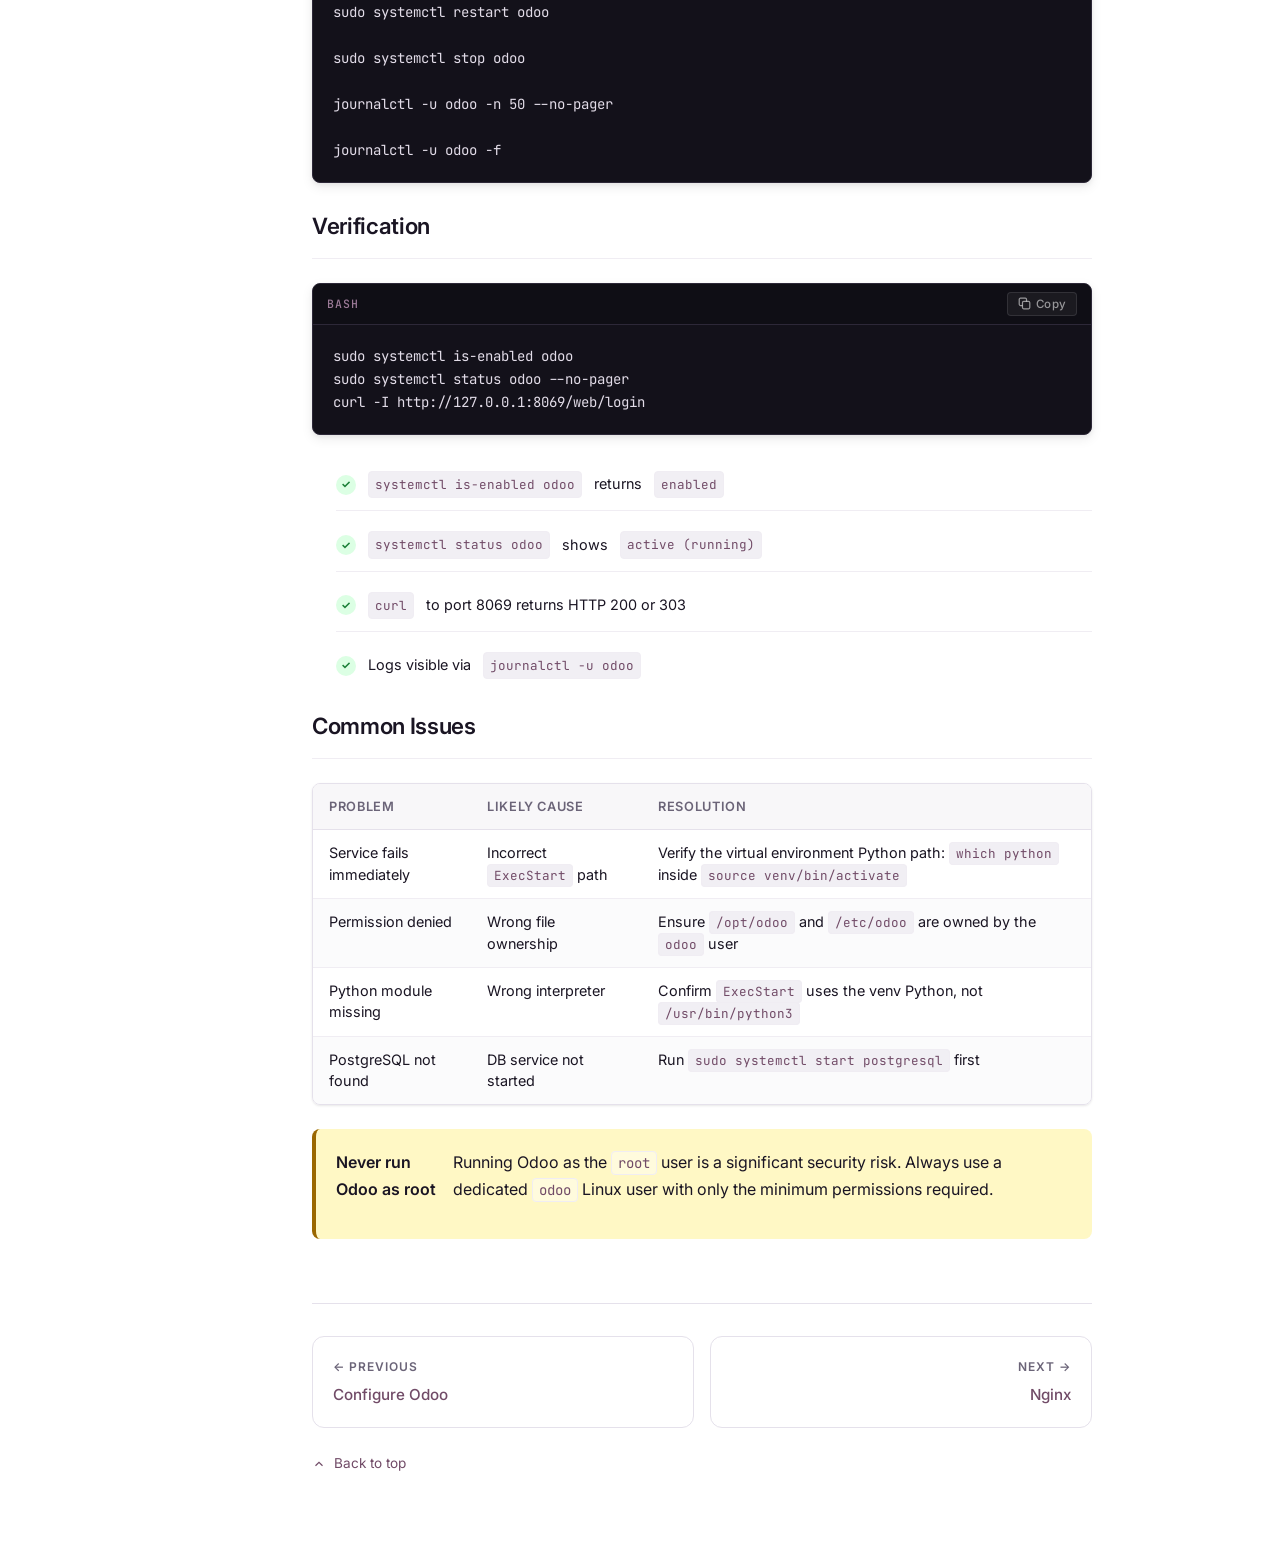
<file: pages/systemd.html>
<!DOCTYPE html>
<html lang="en" data-theme="light">
<head>
  <meta charset="UTF-8">
  <meta name="viewport" content="width=device-width, initial-scale=1.0">
  <title>systemd Service — Odoo On-Premise</title>
  <meta name="description" content="Create an Odoo systemd service unit for automatic startup, crash recovery, and centralized logging with journalctl.">
  <script>(function(){var t=localStorage.getItem('odoo-docs-theme')||(window.matchMedia('(prefers-color-scheme: dark)').matches?'dark':'light');document.documentElement.setAttribute('data-theme',t);})();</script>
  <link rel="stylesheet" href="../assets/css/style.css">
  <link rel="stylesheet" href="../assets/css/components.css">
  <link rel="stylesheet" href="../assets/css/code.css">
  <link rel="stylesheet" href="../assets/css/dark.css">
</head>
<body>
<header class="doc-header" role="banner">
  <button class="hamburger" aria-label="Toggle navigation" aria-expanded="false"><svg width="18" height="18" viewBox="0 0 24 24" fill="none" stroke="currentColor" stroke-width="2" stroke-linecap="round"><line x1="3" y1="6" x2="21" y2="6"/><line x1="3" y1="12" x2="21" y2="12"/><line x1="3" y1="18" x2="21" y2="18"/></svg></button>
  <a class="header-brand" href="../index.html" aria-label="Odoo Docs Home"><svg class="brand-logo" viewBox="0 0 32 32" fill="none" xmlns="http://www.w3.org/2000/svg" aria-hidden="true"><rect width="32" height="32" rx="8" fill="#714B67"/><path d="M8 22V10h4.5a4.5 4.5 0 010 9H12v3H8zm4-5.5h.5a2 2 0 000-4H12v4z" fill="white"/><circle cx="21" cy="19" r="3.5" fill="white"/><path d="M19.5 10h3v7a3.5 3.5 0 01-3.5 3.5H19V10h.5z" fill="white" opacity="0.7"/></svg><span class="brand-title">Odoo On-Premise</span></a>
  <span class="header-version"><svg width="12" height="12" viewBox="0 0 24 24" fill="none" stroke="currentColor" stroke-width="2" aria-hidden="true"><path d="M20.59 13.41l-7.17 7.17a2 2 0 01-2.83 0L2 12V2h10l8.59 8.59a2 2 0 010 2.82z"/><line x1="7" y1="7" x2="7.01" y2="7"/></svg>v18 · Ubuntu 24.04</span>
  <div class="header-search"><div class="search-box" role="search"><svg class="search-icon" viewBox="0 0 24 24" fill="none" stroke="currentColor" stroke-width="2" stroke-linecap="round" aria-hidden="true"><circle cx="11" cy="11" r="8"/><line x1="21" y1="21" x2="16.65" y2="16.65"/></svg><input type="search" class="search-input" placeholder="Search docs… (/ or Ctrl+K)" aria-label="Search documentation" autocomplete="off" spellcheck="false"><div class="search-shortcut" aria-hidden="true"><kbd>/</kbd></div><div class="search-results" role="listbox" aria-label="Search results"></div></div></div>
  <div class="header-actions"><button class="theme-toggle" aria-label="Toggle dark mode" title="Toggle dark mode (D)"><svg class="icon-moon" width="16" height="16" viewBox="0 0 24 24" fill="none" stroke="currentColor" stroke-width="2" stroke-linecap="round" aria-hidden="true"><path d="M21 12.79A9 9 0 1111.21 3 7 7 0 0021 12.79z"/></svg><svg class="icon-sun" width="16" height="16" viewBox="0 0 24 24" fill="none" stroke="currentColor" stroke-width="2" stroke-linecap="round" aria-hidden="true"><circle cx="12" cy="12" r="5"/><line x1="12" y1="1" x2="12" y2="3"/><line x1="12" y1="21" x2="12" y2="23"/><line x1="4.22" y1="4.22" x2="5.64" y2="5.64"/><line x1="18.36" y1="18.36" x2="19.78" y2="19.78"/><line x1="1" y1="12" x2="3" y2="12"/><line x1="21" y1="12" x2="23" y2="12"/><line x1="4.22" y1="19.78" x2="5.64" y2="18.36"/><line x1="18.36" y1="5.64" x2="19.78" y2="4.22"/></svg></button></div>
</header>
<div class="sidebar-backdrop" aria-hidden="true"></div>
<div class="doc-shell">
  <aside class="doc-sidebar" aria-label="Documentation navigation"></aside>
  <div class="doc-content">
    <div class="doc-content-inner">
      <main class="doc-article" id="main-content">

        <nav class="breadcrumbs" aria-label="Breadcrumb">
          <a href="../index.html">Home</a><span class="sep" aria-hidden="true">›</span>
          <span>Deployment</span><span class="sep" aria-hidden="true">›</span>
          <span class="current">systemd Service</span>
        </nav>

        <header class="page-header">
          <span class="page-category">Deployment · Chapter 4</span>
          <h1>Create the Odoo systemd Service</h1>
          <p class="page-description">Run Odoo as a managed Linux service with automatic startup after reboots, crash recovery, and centralized logging via <code>journalctl</code>.</p>
          <div class="page-meta">
            <span class="meta-item"><svg width="14" height="14" viewBox="0 0 24 24" fill="none" stroke="currentColor" stroke-width="2" aria-hidden="true"><circle cx="12" cy="12" r="10"/><polyline points="12 6 12 12 16 14"/></svg>Estimated time: 5–10 minutes</span>
          </div>
        </header>

        <section id="why">
          <h2>Why use systemd?</h2>
          <p>Running Odoo directly in the terminal means it stops when you close the SSH session. <code>systemd</code> solves this by managing Odoo as a proper Linux service.</p>

          <div class="card-grid">
            <div class="card"><div class="card-title">🔄 Auto-restart</div><div class="card-desc">Automatically restarts Odoo if it crashes or exits unexpectedly</div></div>
            <div class="card"><div class="card-title">⚡ Boot startup</div><div class="card-desc">Starts Odoo automatically when the server reboots</div></div>
            <div class="card"><div class="card-title">📋 Centralized logs</div><div class="card-desc">All output captured by <code>journalctl</code>, available system-wide</div></div>
            <div class="card"><div class="card-title">🔒 Dependency ordering</div><div class="card-desc">Ensures PostgreSQL is running before Odoo starts</div></div>
          </div>
        </section>

        <section id="service">
          <h2>Create the Service File</h2>
          <p>Create the systemd unit file at <code>/etc/systemd/system/odoo.service</code>.</p>

<div class="code-block"><div class="code-header"><span class="code-lang">bash</span><button type="button" class="copy-btn" aria-label="Copy code to clipboard" title="Copy code" onclick="copyCode(this)"><svg viewBox="0 0 16 16" fill="none" stroke="currentColor" stroke-width="1.5" aria-hidden="true"><rect x="5.5" y="5.5" width="9" height="9" rx="1.5"/><path d="M10.5 5.5V3A1.5 1.5 0 009 1.5H3A1.5 1.5 0 001.5 3v6A1.5 1.5 0 003 10.5h2.5"/></svg><span class="copy-label">Copy</span></button></div><pre>sudo nano /etc/systemd/system/odoo.service</pre></div>

          <p>Paste the following unit configuration.</p>

<div class="code-block"><div class="code-header"><span class="code-lang">ini</span><button type="button" class="copy-btn" aria-label="Copy code to clipboard" title="Copy code" onclick="copyCode(this)"><svg viewBox="0 0 16 16" fill="none" stroke="currentColor" stroke-width="1.5" aria-hidden="true"><rect x="5.5" y="5.5" width="9" height="9" rx="1.5"/><path d="M10.5 5.5V3A1.5 1.5 0 009 1.5H3A1.5 1.5 0 001.5 3v6A1.5 1.5 0 003 10.5h2.5"/></svg><span class="copy-label">Copy</span></button></div><pre>[Unit]
Description=Odoo
Documentation=https://www.odoo.com/documentation
After=network.target postgresql.service
Requires=postgresql.service

[Service]
Type=simple

User=odoo
Group=odoo

WorkingDirectory=/opt/odoo/community
Environment="PATH=/opt/odoo/venv/bin"

ExecStart=/opt/odoo/venv/bin/python3 /opt/odoo/community/odoo-bin \
    -c /etc/odoo/odoo.conf

Restart=always
RestartSec=5
TimeoutStopSec=60

StandardOutput=journal
StandardError=journal

[Install]
WantedBy=multi-user.target</pre></div>

          <div class="tip">
            <strong>Virtual environment in ExecStart</strong>
            <p>Using the full path to the virtual environment's Python interpreter ensures Odoo always runs with the correct Python version and all installed packages, regardless of what is set in PATH.</p>
          </div>

          <h3>Directive Reference</h3>

          <div class="table-wrapper">
            <table>
              <thead><tr><th>Directive</th><th>Value</th><th>Purpose</th></tr></thead>
              <tbody>
                <tr><td><code>After=postgresql.service</code></td><td>—</td><td>Start Odoo only after PostgreSQL is ready</td></tr>
                <tr><td><code>Requires=postgresql.service</code></td><td>—</td><td>Stop Odoo if PostgreSQL stops</td></tr>
                <tr><td><code>User / Group</code></td><td><code>odoo</code></td><td>Run the process as the non-root <code>odoo</code> user</td></tr>
                <tr><td><code>Environment=PATH</code></td><td>venv bin dir</td><td>Ensure the virtual environment executables are used</td></tr>
                <tr><td><code>Restart=always</code></td><td>—</td><td>Restart automatically after any exit</td></tr>
                <tr><td><code>RestartSec=5</code></td><td>5 seconds</td><td>Wait 5 seconds before attempting restart</td></tr>
                <tr><td><code>TimeoutStopSec=60</code></td><td>60 seconds</td><td>Allow up to 60 seconds for graceful shutdown</td></tr>
                <tr><td><code>StandardOutput=journal</code></td><td>—</td><td>Send stdout to systemd journal (accessible via <code>journalctl</code>)</td></tr>
              </tbody>
            </table>
          </div>
        </section>

        <section id="enable">
          <h2>Enable and Start the Service</h2>
          <p>Reload systemd to pick up the new unit file, then enable and start the service.</p>

<div class="code-block"><div class="code-header"><span class="code-lang">bash</span><button type="button" class="copy-btn" aria-label="Copy code to clipboard" title="Copy code" onclick="copyCode(this)"><svg viewBox="0 0 16 16" fill="none" stroke="currentColor" stroke-width="1.5" aria-hidden="true"><rect x="5.5" y="5.5" width="9" height="9" rx="1.5"/><path d="M10.5 5.5V3A1.5 1.5 0 009 1.5H3A1.5 1.5 0 001.5 3v6A1.5 1.5 0 003 10.5h2.5"/></svg><span class="copy-label">Copy</span></button></div><pre>sudo systemctl daemon-reload

sudo systemctl enable odoo

sudo systemctl start odoo</pre></div>

          <h3>Useful Service Commands</h3>

<div class="code-block"><div class="code-header"><span class="code-lang">bash</span><button type="button" class="copy-btn" aria-label="Copy code to clipboard" title="Copy code" onclick="copyCode(this)"><svg viewBox="0 0 16 16" fill="none" stroke="currentColor" stroke-width="1.5" aria-hidden="true"><rect x="5.5" y="5.5" width="9" height="9" rx="1.5"/><path d="M10.5 5.5V3A1.5 1.5 0 009 1.5H3A1.5 1.5 0 001.5 3v6A1.5 1.5 0 003 10.5h2.5"/></svg><span class="copy-label">Copy</span></button></div><pre>sudo systemctl status odoo --no-pager

sudo systemctl restart odoo

sudo systemctl stop odoo

journalctl -u odoo -n 50 --no-pager

journalctl -u odoo -f</pre></div>
        </section>

        <section id="verify">
          <h2>Verification</h2>

<div class="code-block"><div class="code-header"><span class="code-lang">bash</span><button type="button" class="copy-btn" aria-label="Copy code to clipboard" title="Copy code" onclick="copyCode(this)"><svg viewBox="0 0 16 16" fill="none" stroke="currentColor" stroke-width="1.5" aria-hidden="true"><rect x="5.5" y="5.5" width="9" height="9" rx="1.5"/><path d="M10.5 5.5V3A1.5 1.5 0 009 1.5H3A1.5 1.5 0 001.5 3v6A1.5 1.5 0 003 10.5h2.5"/></svg><span class="copy-label">Copy</span></button></div><pre>sudo systemctl is-enabled odoo
sudo systemctl status odoo --no-pager
curl -I http://127.0.0.1:8069/web/login</pre></div>

          <ul class="verify-list">
            <li><span class="tick">✓</span> <code>systemctl is-enabled odoo</code> returns <code>enabled</code></li>
            <li><span class="tick">✓</span> <code>systemctl status odoo</code> shows <code>active (running)</code></li>
            <li><span class="tick">✓</span> <code>curl</code> to port 8069 returns HTTP 200 or 303</li>
            <li><span class="tick">✓</span> Logs visible via <code>journalctl -u odoo</code></li>
          </ul>
        </section>

        <section id="troubleshooting">
          <h2>Common Issues</h2>

          <div class="table-wrapper">
            <table>
              <thead><tr><th>Problem</th><th>Likely Cause</th><th>Resolution</th></tr></thead>
              <tbody>
                <tr><td>Service fails immediately</td><td>Incorrect <code>ExecStart</code> path</td><td>Verify the virtual environment Python path: <code>which python</code> inside <code>source venv/bin/activate</code></td></tr>
                <tr><td>Permission denied</td><td>Wrong file ownership</td><td>Ensure <code>/opt/odoo</code> and <code>/etc/odoo</code> are owned by the <code>odoo</code> user</td></tr>
                <tr><td>Python module missing</td><td>Wrong interpreter</td><td>Confirm <code>ExecStart</code> uses the venv Python, not <code>/usr/bin/python3</code></td></tr>
                <tr><td>PostgreSQL not found</td><td>DB service not started</td><td>Run <code>sudo systemctl start postgresql</code> first</td></tr>
              </tbody>
            </table>
          </div>

          <div class="warning">
            <strong>Never run Odoo as root</strong>
            <p>Running Odoo as the <code>root</code> user is a significant security risk. Always use a dedicated <code>odoo</code> Linux user with only the minimum permissions required.</p>
          </div>
        </section>

        <nav class="page-nav" aria-label="Chapter navigation">
          <a class="page-nav-item prev" href="configuration.html"><span class="nav-label">← Previous</span><span class="nav-title">Configure Odoo</span></a>
          <a class="page-nav-item next" href="nginx.html"><span class="nav-label">Next →</span><span class="nav-title">Nginx</span></a>
        </nav>
        <a class="back-to-top" href="#main-content"><svg width="14" height="14" viewBox="0 0 24 24" fill="none" stroke="currentColor" stroke-width="2" aria-hidden="true"><polyline points="18 15 12 9 6 15"/></svg>Back to top</a>

      </main>
      <div class="doc-toc-column" aria-label="Page table of contents"></div>
    </div>
  </div>
</div>
<script src="../assets/js/darkmode.js"></script>
<script src="../assets/js/navigation.js"></script>
<script src="../assets/js/toc.js"></script>
<script src="../assets/js/search.js"></script>
<script src="../assets/js/app.js"></script>
</body>
</html>
</file>
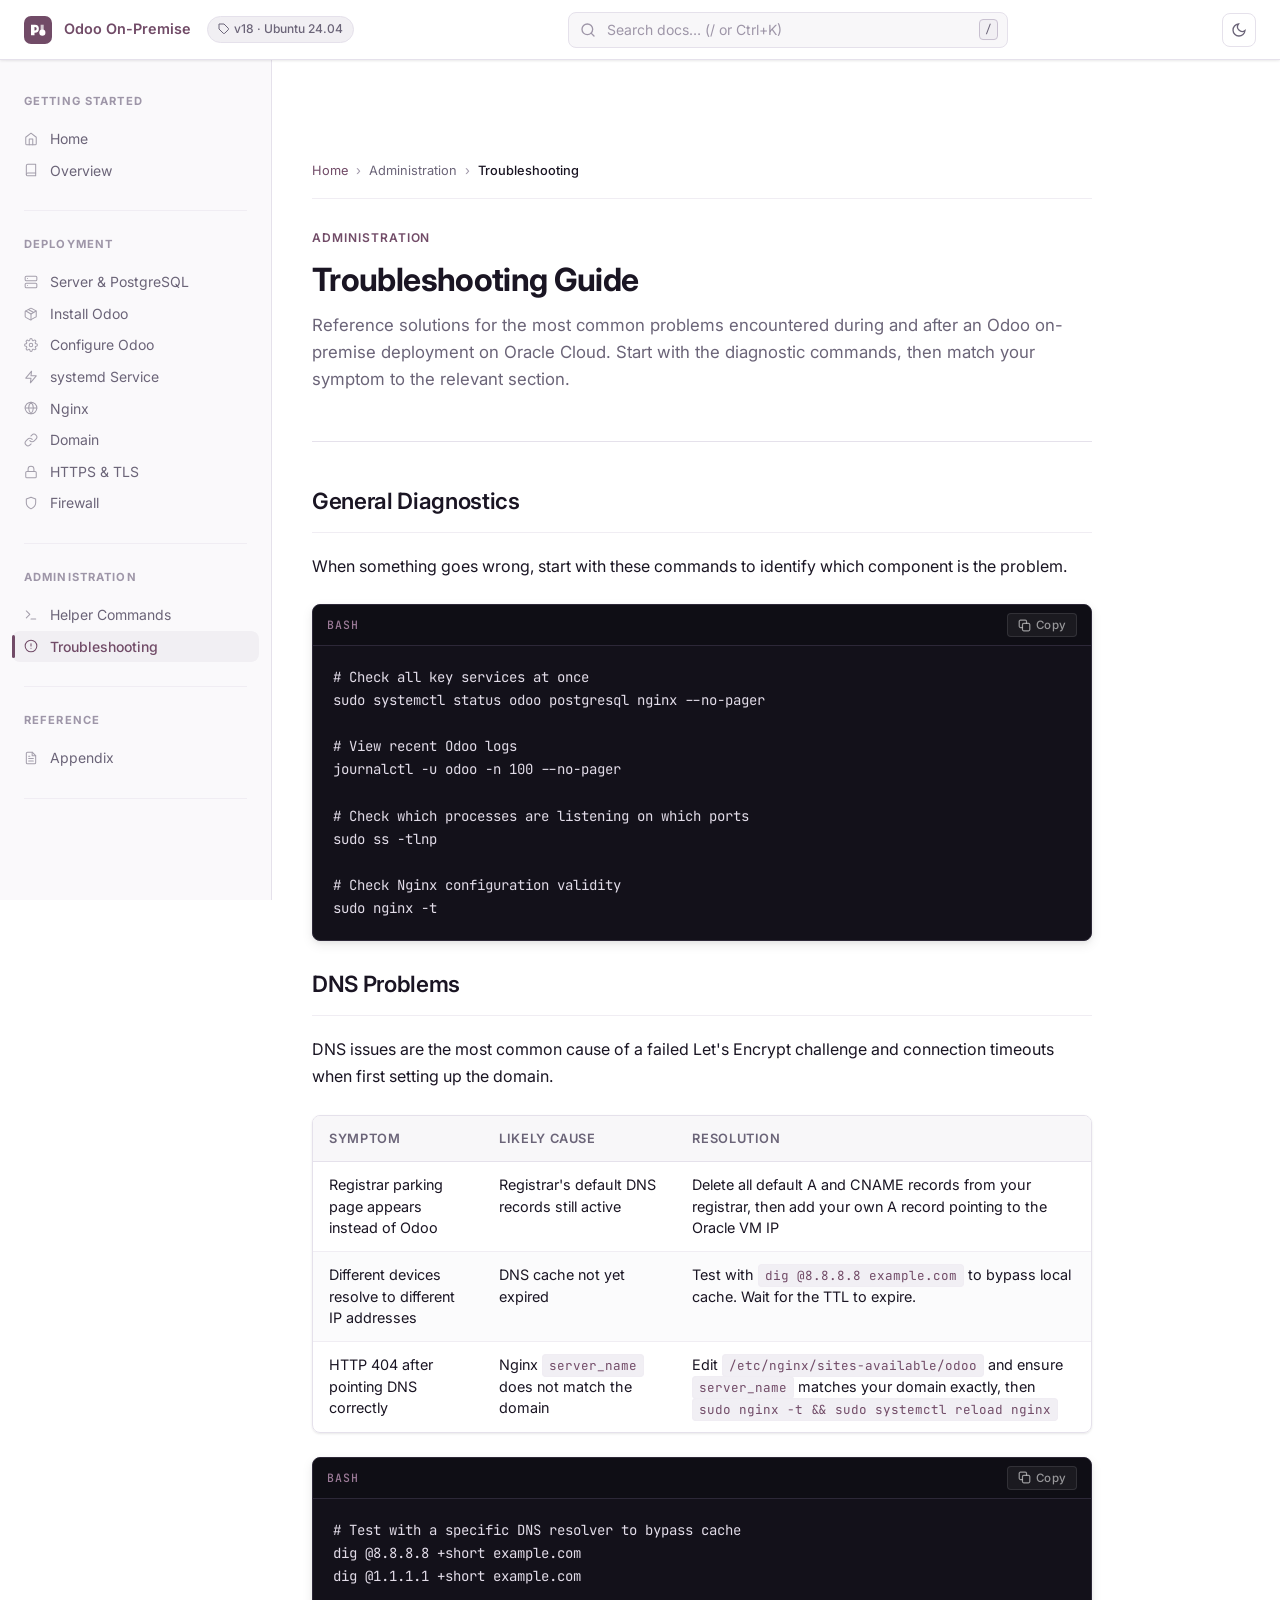
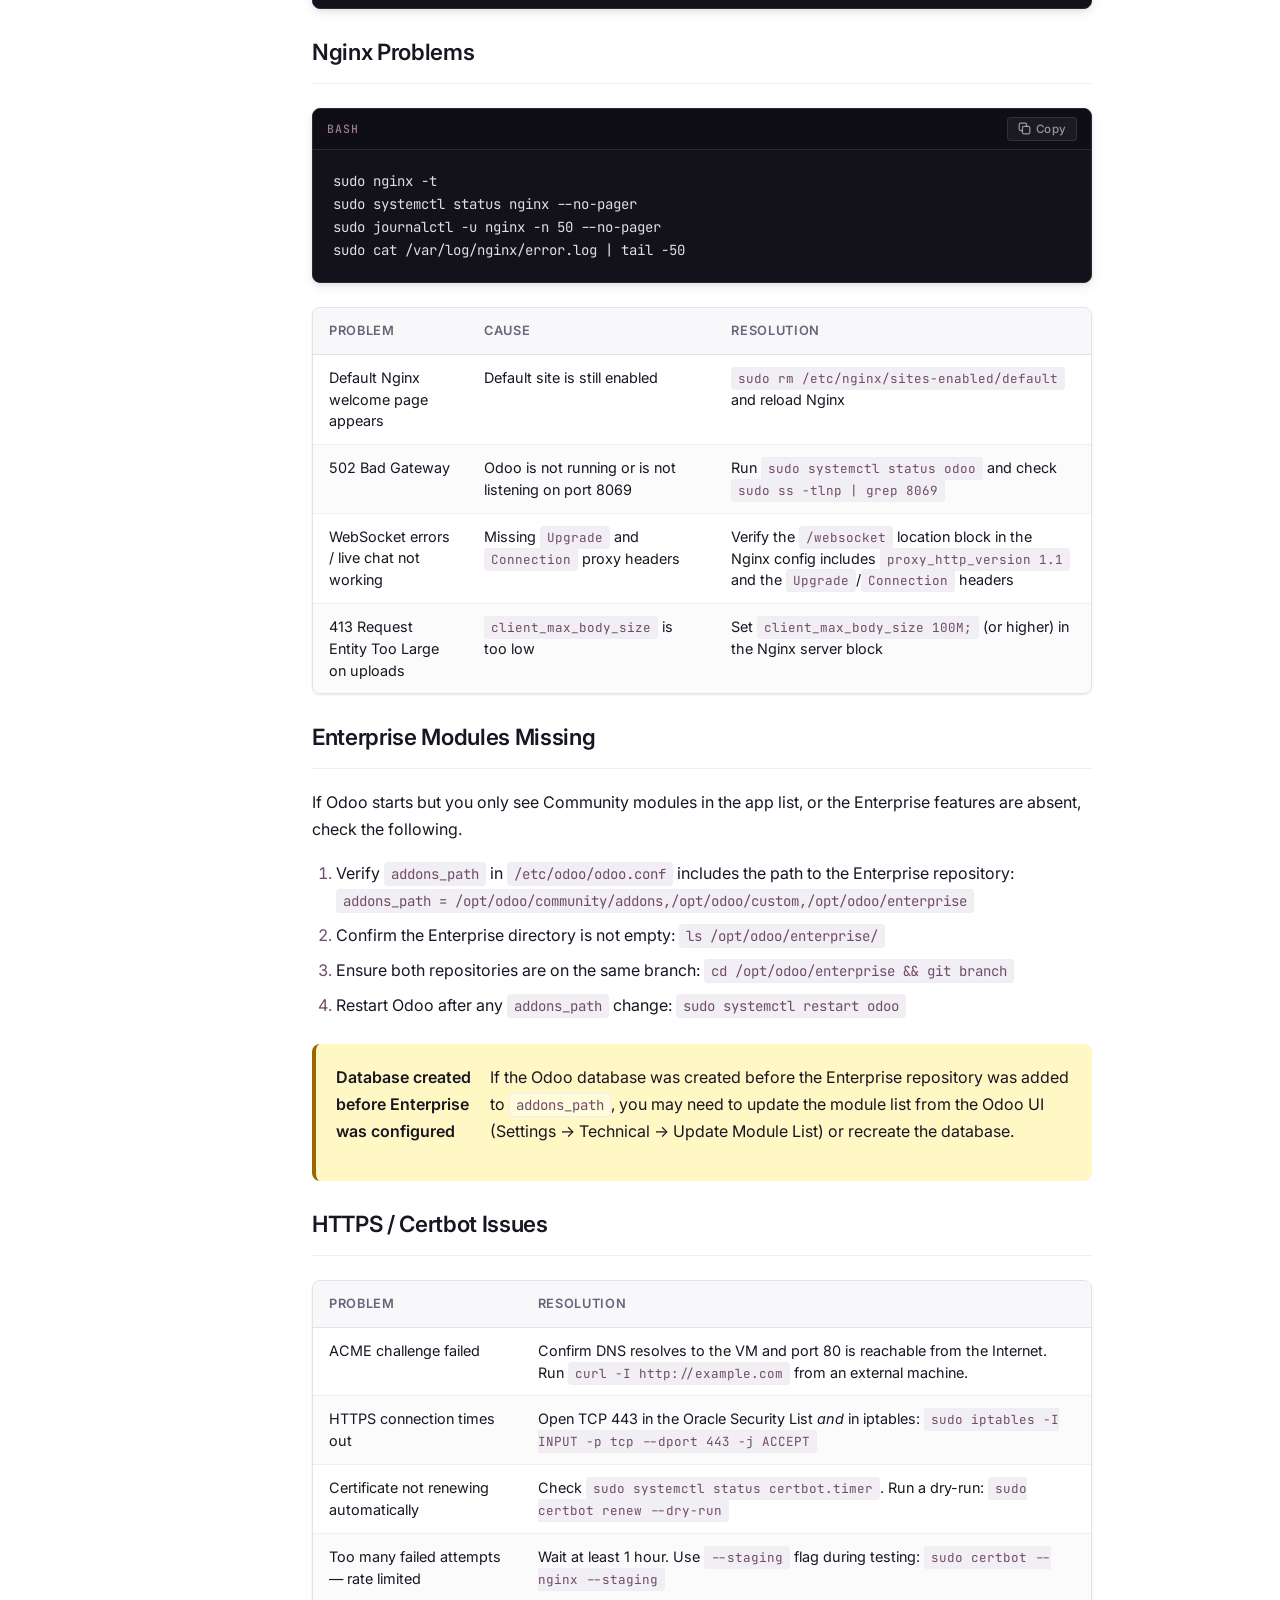
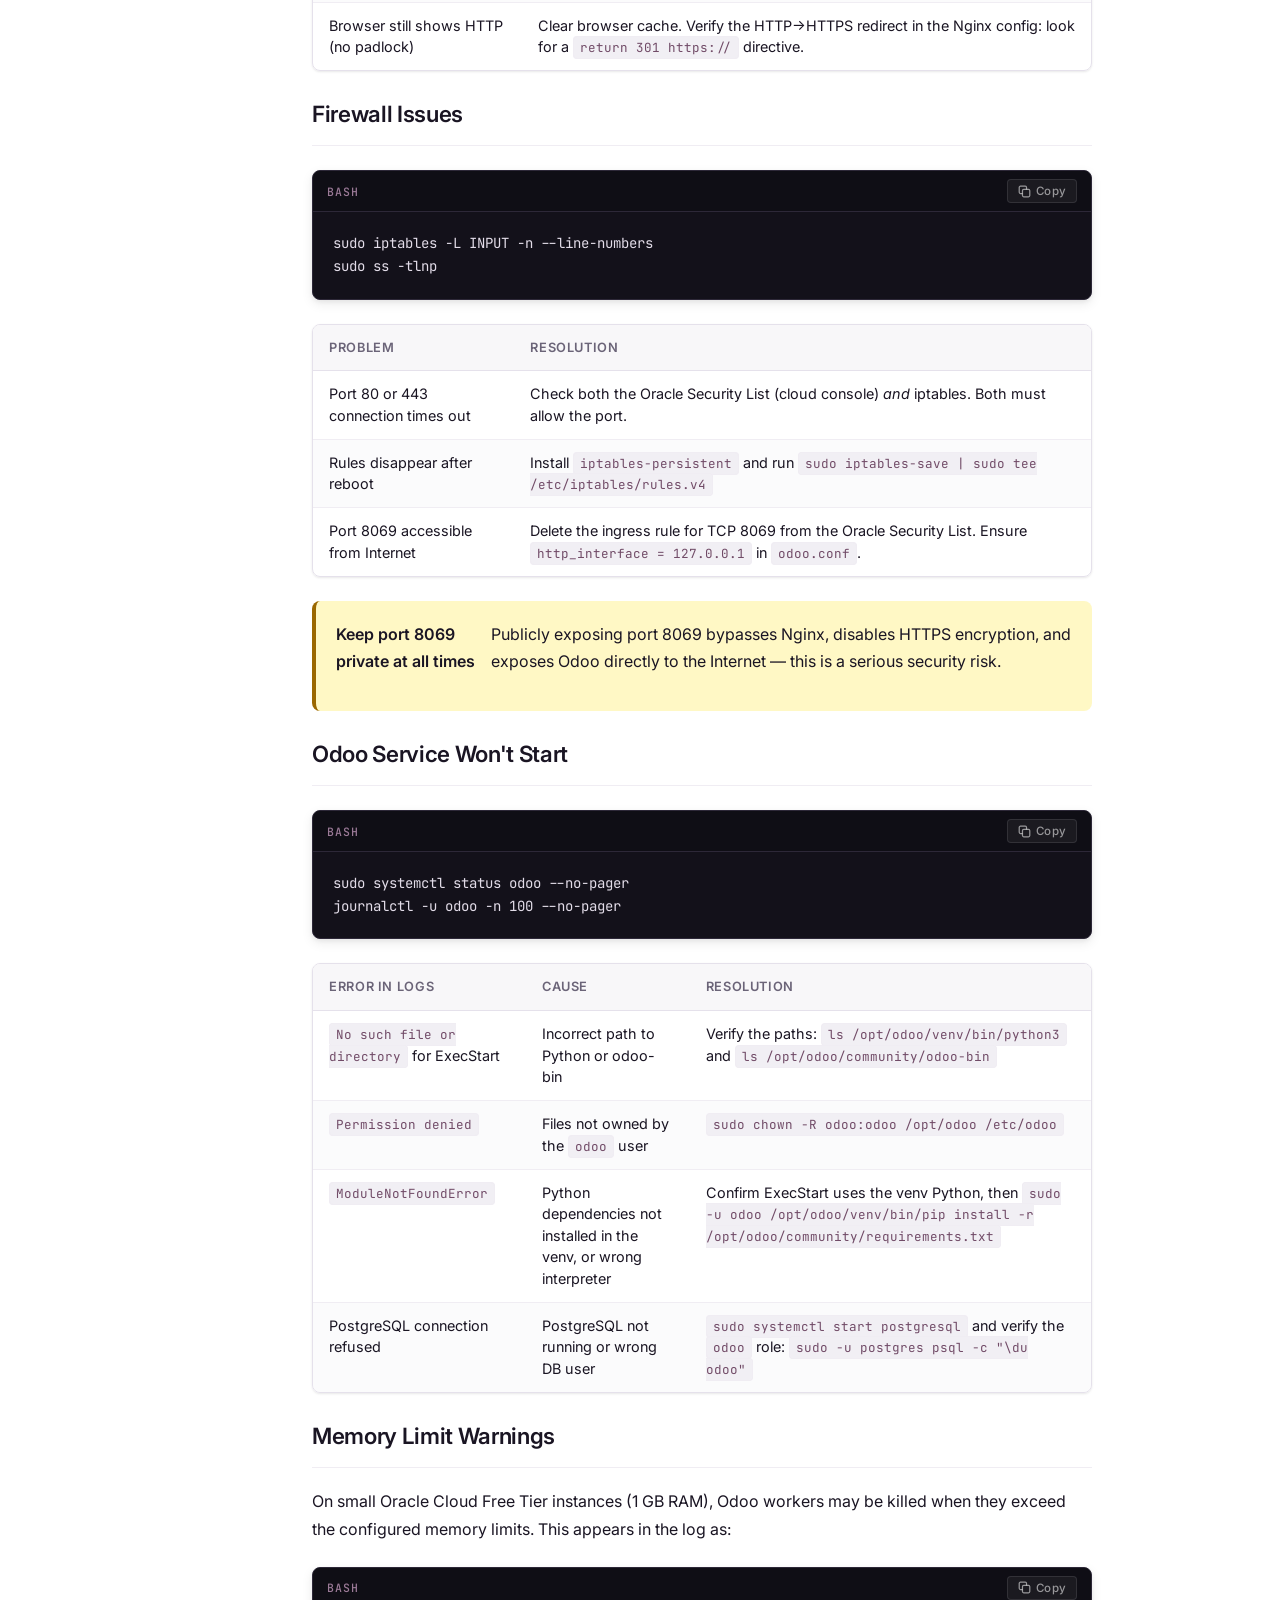
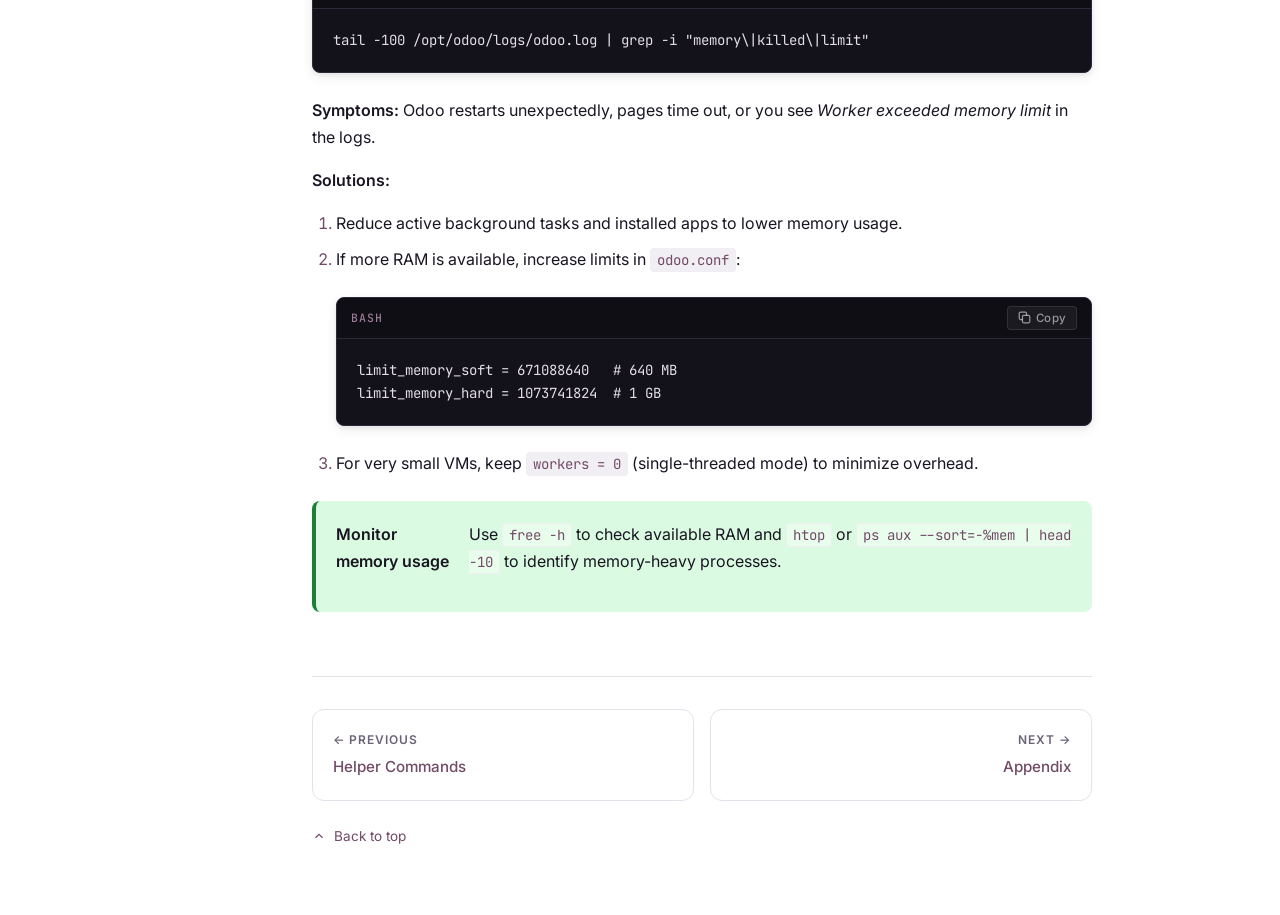
<file: pages/troubleshooting.html>
<!DOCTYPE html>
<html lang="en" data-theme="light">
<head>
  <meta charset="UTF-8">
  <meta name="viewport" content="width=device-width, initial-scale=1.0">
  <title>Troubleshooting — Odoo On-Premise</title>
  <meta name="description" content="Solutions for common Odoo on-premise deployment problems including DNS, Nginx 502, Enterprise modules, HTTPS challenges, firewall, systemd, and memory limits.">
  <script>(function(){var t=localStorage.getItem('odoo-docs-theme')||(window.matchMedia('(prefers-color-scheme: dark)').matches?'dark':'light');document.documentElement.setAttribute('data-theme',t);})();</script>
  <link rel="stylesheet" href="../assets/css/style.css">
  <link rel="stylesheet" href="../assets/css/components.css">
  <link rel="stylesheet" href="../assets/css/code.css">
  <link rel="stylesheet" href="../assets/css/dark.css">
</head>
<body>
<header class="doc-header" role="banner">
  <button class="hamburger" aria-label="Toggle navigation" aria-expanded="false"><svg width="18" height="18" viewBox="0 0 24 24" fill="none" stroke="currentColor" stroke-width="2" stroke-linecap="round"><line x1="3" y1="6" x2="21" y2="6"/><line x1="3" y1="12" x2="21" y2="12"/><line x1="3" y1="18" x2="21" y2="18"/></svg></button>
  <a class="header-brand" href="../index.html" aria-label="Odoo Docs Home"><svg class="brand-logo" viewBox="0 0 32 32" fill="none" xmlns="http://www.w3.org/2000/svg" aria-hidden="true"><rect width="32" height="32" rx="8" fill="#714B67"/><path d="M8 22V10h4.5a4.5 4.5 0 010 9H12v3H8zm4-5.5h.5a2 2 0 000-4H12v4z" fill="white"/><circle cx="21" cy="19" r="3.5" fill="white"/><path d="M19.5 10h3v7a3.5 3.5 0 01-3.5 3.5H19V10h.5z" fill="white" opacity="0.7"/></svg><span class="brand-title">Odoo On-Premise</span></a>
  <span class="header-version"><svg width="12" height="12" viewBox="0 0 24 24" fill="none" stroke="currentColor" stroke-width="2" aria-hidden="true"><path d="M20.59 13.41l-7.17 7.17a2 2 0 01-2.83 0L2 12V2h10l8.59 8.59a2 2 0 010 2.82z"/><line x1="7" y1="7" x2="7.01" y2="7"/></svg>v18 · Ubuntu 24.04</span>
  <div class="header-search"><div class="search-box" role="search"><svg class="search-icon" viewBox="0 0 24 24" fill="none" stroke="currentColor" stroke-width="2" stroke-linecap="round" aria-hidden="true"><circle cx="11" cy="11" r="8"/><line x1="21" y1="21" x2="16.65" y2="16.65"/></svg><input type="search" class="search-input" placeholder="Search docs… (/ or Ctrl+K)" aria-label="Search documentation" autocomplete="off" spellcheck="false"><div class="search-shortcut" aria-hidden="true"><kbd>/</kbd></div><div class="search-results" role="listbox" aria-label="Search results"></div></div></div>
  <div class="header-actions"><button class="theme-toggle" aria-label="Toggle dark mode" title="Toggle dark mode (D)"><svg class="icon-moon" width="16" height="16" viewBox="0 0 24 24" fill="none" stroke="currentColor" stroke-width="2" stroke-linecap="round" aria-hidden="true"><path d="M21 12.79A9 9 0 1111.21 3 7 7 0 0021 12.79z"/></svg><svg class="icon-sun" width="16" height="16" viewBox="0 0 24 24" fill="none" stroke="currentColor" stroke-width="2" stroke-linecap="round" aria-hidden="true"><circle cx="12" cy="12" r="5"/><line x1="12" y1="1" x2="12" y2="3"/><line x1="12" y1="21" x2="12" y2="23"/><line x1="4.22" y1="4.22" x2="5.64" y2="5.64"/><line x1="18.36" y1="18.36" x2="19.78" y2="19.78"/><line x1="1" y1="12" x2="3" y2="12"/><line x1="21" y1="12" x2="23" y2="12"/><line x1="4.22" y1="19.78" x2="5.64" y2="18.36"/><line x1="18.36" y1="5.64" x2="19.78" y2="4.22"/></svg></button></div>
</header>
<div class="sidebar-backdrop" aria-hidden="true"></div>
<div class="doc-shell">
  <aside class="doc-sidebar" aria-label="Documentation navigation"></aside>
  <div class="doc-content">
    <div class="doc-content-inner">
      <main class="doc-article" id="main-content">

        <nav class="breadcrumbs" aria-label="Breadcrumb">
          <a href="../index.html">Home</a><span class="sep" aria-hidden="true">›</span>
          <span>Administration</span><span class="sep" aria-hidden="true">›</span>
          <span class="current">Troubleshooting</span>
        </nav>

        <header class="page-header">
          <span class="page-category">Administration</span>
          <h1>Troubleshooting Guide</h1>
          <p class="page-description">
            Reference solutions for the most common problems encountered during and after an Odoo
            on-premise deployment on Oracle Cloud. Start with the diagnostic commands, then
            match your symptom to the relevant section.
          </p>
        </header>

        <!-- General diagnostics -->
        <section id="diagnostics">
          <h2>General Diagnostics</h2>
          <p>When something goes wrong, start with these commands to identify which component is the problem.</p>

<div class="code-block"><div class="code-header"><span class="code-lang">bash</span><button type="button" class="copy-btn" aria-label="Copy code to clipboard" title="Copy code" onclick="copyCode(this)"><svg viewBox="0 0 16 16" fill="none" stroke="currentColor" stroke-width="1.5" aria-hidden="true"><rect x="5.5" y="5.5" width="9" height="9" rx="1.5"/><path d="M10.5 5.5V3A1.5 1.5 0 009 1.5H3A1.5 1.5 0 001.5 3v6A1.5 1.5 0 003 10.5h2.5"/></svg><span class="copy-label">Copy</span></button></div><pre># Check all key services at once
sudo systemctl status odoo postgresql nginx --no-pager

# View recent Odoo logs
journalctl -u odoo -n 100 --no-pager

# Check which processes are listening on which ports
sudo ss -tlnp

# Check Nginx configuration validity
sudo nginx -t</pre></div>
        </section>

        <!-- DNS -->
        <section id="dns">
          <h2>DNS Problems</h2>
          <p>DNS issues are the most common cause of a failed Let's Encrypt challenge and connection timeouts when first setting up the domain.</p>

          <div class="table-wrapper">
            <table>
              <thead><tr><th>Symptom</th><th>Likely Cause</th><th>Resolution</th></tr></thead>
              <tbody>
                <tr>
                  <td>Registrar parking page appears instead of Odoo</td>
                  <td>Registrar's default DNS records still active</td>
                  <td>Delete all default A and CNAME records from your registrar, then add your own A record pointing to the Oracle VM IP</td>
                </tr>
                <tr>
                  <td>Different devices resolve to different IP addresses</td>
                  <td>DNS cache not yet expired</td>
                  <td>Test with <code>dig @8.8.8.8 example.com</code> to bypass local cache. Wait for the TTL to expire.</td>
                </tr>
                <tr>
                  <td>HTTP 404 after pointing DNS correctly</td>
                  <td>Nginx <code>server_name</code> does not match the domain</td>
                  <td>Edit <code>/etc/nginx/sites-available/odoo</code> and ensure <code>server_name</code> matches your domain exactly, then <code>sudo nginx -t &amp;&amp; sudo systemctl reload nginx</code></td>
                </tr>
              </tbody>
            </table>
          </div>

<div class="code-block"><div class="code-header"><span class="code-lang">bash</span><button type="button" class="copy-btn" aria-label="Copy code to clipboard" title="Copy code" onclick="copyCode(this)"><svg viewBox="0 0 16 16" fill="none" stroke="currentColor" stroke-width="1.5" aria-hidden="true"><rect x="5.5" y="5.5" width="9" height="9" rx="1.5"/><path d="M10.5 5.5V3A1.5 1.5 0 009 1.5H3A1.5 1.5 0 001.5 3v6A1.5 1.5 0 003 10.5h2.5"/></svg><span class="copy-label">Copy</span></button></div><pre># Test with a specific DNS resolver to bypass cache
dig @8.8.8.8 +short example.com
dig @1.1.1.1 +short example.com</pre></div>
        </section>

        <!-- Nginx -->
        <section id="nginx">
          <h2>Nginx Problems</h2>

<div class="code-block"><div class="code-header"><span class="code-lang">bash</span><button type="button" class="copy-btn" aria-label="Copy code to clipboard" title="Copy code" onclick="copyCode(this)"><svg viewBox="0 0 16 16" fill="none" stroke="currentColor" stroke-width="1.5" aria-hidden="true"><rect x="5.5" y="5.5" width="9" height="9" rx="1.5"/><path d="M10.5 5.5V3A1.5 1.5 0 009 1.5H3A1.5 1.5 0 001.5 3v6A1.5 1.5 0 003 10.5h2.5"/></svg><span class="copy-label">Copy</span></button></div><pre>sudo nginx -t
sudo systemctl status nginx --no-pager
sudo journalctl -u nginx -n 50 --no-pager
sudo cat /var/log/nginx/error.log | tail -50</pre></div>

          <div class="table-wrapper">
            <table>
              <thead><tr><th>Problem</th><th>Cause</th><th>Resolution</th></tr></thead>
              <tbody>
                <tr>
                  <td>Default Nginx welcome page appears</td>
                  <td>Default site is still enabled</td>
                  <td><code>sudo rm /etc/nginx/sites-enabled/default</code> and reload Nginx</td>
                </tr>
                <tr>
                  <td>502 Bad Gateway</td>
                  <td>Odoo is not running or is not listening on port 8069</td>
                  <td>Run <code>sudo systemctl status odoo</code> and check <code>sudo ss -tlnp | grep 8069</code></td>
                </tr>
                <tr>
                  <td>WebSocket errors / live chat not working</td>
                  <td>Missing <code>Upgrade</code> and <code>Connection</code> proxy headers</td>
                  <td>Verify the <code>/websocket</code> location block in the Nginx config includes <code>proxy_http_version 1.1</code> and the <code>Upgrade</code>/<code>Connection</code> headers</td>
                </tr>
                <tr>
                  <td>413 Request Entity Too Large on uploads</td>
                  <td><code>client_max_body_size</code> is too low</td>
                  <td>Set <code>client_max_body_size 100M;</code> (or higher) in the Nginx server block</td>
                </tr>
              </tbody>
            </table>
          </div>
        </section>

        <!-- Enterprise -->
        <section id="enterprise">
          <h2>Enterprise Modules Missing</h2>
          <p>If Odoo starts but you only see Community modules in the app list, or the Enterprise features are absent, check the following.</p>

          <ol>
            <li>Verify <code>addons_path</code> in <code>/etc/odoo/odoo.conf</code> includes the path to the Enterprise repository:<br><code>addons_path = /opt/odoo/community/addons,/opt/odoo/custom,/opt/odoo/enterprise</code></li>
            <li>Confirm the Enterprise directory is not empty: <code>ls /opt/odoo/enterprise/</code></li>
            <li>Ensure both repositories are on the same branch: <code>cd /opt/odoo/enterprise &amp;&amp; git branch</code></li>
            <li>Restart Odoo after any <code>addons_path</code> change: <code>sudo systemctl restart odoo</code></li>
          </ol>

          <div class="warning">
            <strong>Database created before Enterprise was configured</strong>
            <p>
              If the Odoo database was created before the Enterprise repository was added to
              <code>addons_path</code>, you may need to update the module list from the Odoo UI
              (Settings → Technical → Update Module List) or recreate the database.
            </p>
          </div>
        </section>

        <!-- HTTPS -->
        <section id="certbot">
          <h2>HTTPS / Certbot Issues</h2>

          <div class="table-wrapper">
            <table>
              <thead><tr><th>Problem</th><th>Resolution</th></tr></thead>
              <tbody>
                <tr>
                  <td>ACME challenge failed</td>
                  <td>Confirm DNS resolves to the VM and port 80 is reachable from the Internet. Run <code>curl -I http://example.com</code> from an external machine.</td>
                </tr>
                <tr>
                  <td>HTTPS connection times out</td>
                  <td>Open TCP 443 in the Oracle Security List <em>and</em> in iptables: <code>sudo iptables -I INPUT -p tcp --dport 443 -j ACCEPT</code></td>
                </tr>
                <tr>
                  <td>Certificate not renewing automatically</td>
                  <td>Check <code>sudo systemctl status certbot.timer</code>. Run a dry-run: <code>sudo certbot renew --dry-run</code></td>
                </tr>
                <tr>
                  <td>Too many failed attempts — rate limited</td>
                  <td>Wait at least 1 hour. Use <code>--staging</code> flag during testing: <code>sudo certbot --nginx --staging</code></td>
                </tr>
                <tr>
                  <td>Browser still shows HTTP (no padlock)</td>
                  <td>Clear browser cache. Verify the HTTP→HTTPS redirect in the Nginx config: look for a <code>return 301 https://</code> directive.</td>
                </tr>
              </tbody>
            </table>
          </div>
        </section>

        <!-- Firewall -->
        <section id="firewall">
          <h2>Firewall Issues</h2>
<div class="code-block"><div class="code-header"><span class="code-lang">bash</span><button type="button" class="copy-btn" aria-label="Copy code to clipboard" title="Copy code" onclick="copyCode(this)"><svg viewBox="0 0 16 16" fill="none" stroke="currentColor" stroke-width="1.5" aria-hidden="true"><rect x="5.5" y="5.5" width="9" height="9" rx="1.5"/><path d="M10.5 5.5V3A1.5 1.5 0 009 1.5H3A1.5 1.5 0 001.5 3v6A1.5 1.5 0 003 10.5h2.5"/></svg><span class="copy-label">Copy</span></button></div><pre>sudo iptables -L INPUT -n --line-numbers
sudo ss -tlnp</pre></div>

          <div class="table-wrapper">
            <table>
              <thead><tr><th>Problem</th><th>Resolution</th></tr></thead>
              <tbody>
                <tr>
                  <td>Port 80 or 443 connection times out</td>
                  <td>Check both the Oracle Security List (cloud console) <em>and</em> iptables. Both must allow the port.</td>
                </tr>
                <tr>
                  <td>Rules disappear after reboot</td>
                  <td>Install <code>iptables-persistent</code> and run <code>sudo iptables-save | sudo tee /etc/iptables/rules.v4</code></td>
                </tr>
                <tr>
                  <td>Port 8069 accessible from Internet</td>
                  <td>Delete the ingress rule for TCP 8069 from the Oracle Security List. Ensure <code>http_interface = 127.0.0.1</code> in <code>odoo.conf</code>.</td>
                </tr>
              </tbody>
            </table>
          </div>

          <div class="warning">
            <strong>Keep port 8069 private at all times</strong>
            <p>Publicly exposing port 8069 bypasses Nginx, disables HTTPS encryption, and exposes Odoo directly to the Internet — this is a serious security risk.</p>
          </div>
        </section>

        <!-- systemd -->
        <section id="systemd">
          <h2>Odoo Service Won't Start</h2>

<div class="code-block"><div class="code-header"><span class="code-lang">bash</span><button type="button" class="copy-btn" aria-label="Copy code to clipboard" title="Copy code" onclick="copyCode(this)"><svg viewBox="0 0 16 16" fill="none" stroke="currentColor" stroke-width="1.5" aria-hidden="true"><rect x="5.5" y="5.5" width="9" height="9" rx="1.5"/><path d="M10.5 5.5V3A1.5 1.5 0 009 1.5H3A1.5 1.5 0 001.5 3v6A1.5 1.5 0 003 10.5h2.5"/></svg><span class="copy-label">Copy</span></button></div><pre>sudo systemctl status odoo --no-pager
journalctl -u odoo -n 100 --no-pager</pre></div>

          <div class="table-wrapper">
            <table>
              <thead><tr><th>Error in Logs</th><th>Cause</th><th>Resolution</th></tr></thead>
              <tbody>
                <tr>
                  <td><code>No such file or directory</code> for ExecStart</td>
                  <td>Incorrect path to Python or odoo-bin</td>
                  <td>Verify the paths: <code>ls /opt/odoo/venv/bin/python3</code> and <code>ls /opt/odoo/community/odoo-bin</code></td>
                </tr>
                <tr>
                  <td><code>Permission denied</code></td>
                  <td>Files not owned by the <code>odoo</code> user</td>
                  <td><code>sudo chown -R odoo:odoo /opt/odoo /etc/odoo</code></td>
                </tr>
                <tr>
                  <td><code>ModuleNotFoundError</code></td>
                  <td>Python dependencies not installed in the venv, or wrong interpreter</td>
                  <td>Confirm ExecStart uses the venv Python, then <code>sudo -u odoo /opt/odoo/venv/bin/pip install -r /opt/odoo/community/requirements.txt</code></td>
                </tr>
                <tr>
                  <td>PostgreSQL connection refused</td>
                  <td>PostgreSQL not running or wrong DB user</td>
                  <td><code>sudo systemctl start postgresql</code> and verify the <code>odoo</code> role: <code>sudo -u postgres psql -c "\du odoo"</code></td>
                </tr>
              </tbody>
            </table>
          </div>
        </section>

        <!-- Memory -->
        <section id="memory">
          <h2>Memory Limit Warnings</h2>
          <p>
            On small Oracle Cloud Free Tier instances (1 GB RAM), Odoo workers may be killed
            when they exceed the configured memory limits. This appears in the log as:
          </p>

<div class="code-block"><div class="code-header"><span class="code-lang">bash</span><button type="button" class="copy-btn" aria-label="Copy code to clipboard" title="Copy code" onclick="copyCode(this)"><svg viewBox="0 0 16 16" fill="none" stroke="currentColor" stroke-width="1.5" aria-hidden="true"><rect x="5.5" y="5.5" width="9" height="9" rx="1.5"/><path d="M10.5 5.5V3A1.5 1.5 0 009 1.5H3A1.5 1.5 0 001.5 3v6A1.5 1.5 0 003 10.5h2.5"/></svg><span class="copy-label">Copy</span></button></div><pre>tail -100 /opt/odoo/logs/odoo.log | grep -i "memory\|killed\|limit"</pre></div>

          <p><strong>Symptoms:</strong> Odoo restarts unexpectedly, pages time out, or you see <em>Worker exceeded memory limit</em> in the logs.</p>

          <p><strong>Solutions:</strong></p>
          <ol>
            <li>Reduce active background tasks and installed apps to lower memory usage.</li>
            <li>If more RAM is available, increase limits in <code>odoo.conf</code>:
<div class="code-block"><div class="code-header"><span class="code-lang">bash</span><button type="button" class="copy-btn" aria-label="Copy code to clipboard" title="Copy code" onclick="copyCode(this)"><svg viewBox="0 0 16 16" fill="none" stroke="currentColor" stroke-width="1.5" aria-hidden="true"><rect x="5.5" y="5.5" width="9" height="9" rx="1.5"/><path d="M10.5 5.5V3A1.5 1.5 0 009 1.5H3A1.5 1.5 0 001.5 3v6A1.5 1.5 0 003 10.5h2.5"/></svg><span class="copy-label">Copy</span></button></div><pre>limit_memory_soft = 671088640   # 640 MB
limit_memory_hard = 1073741824  # 1 GB</pre></div>
            </li>
            <li>For very small VMs, keep <code>workers = 0</code> (single-threaded mode) to minimize overhead.</li>
          </ol>

          <div class="tip">
            <strong>Monitor memory usage</strong>
            <p>Use <code>free -h</code> to check available RAM and <code>htop</code> or <code>ps aux --sort=-%mem | head -10</code> to identify memory-heavy processes.</p>
          </div>
        </section>

        <nav class="page-nav" aria-label="Chapter navigation">
          <a class="page-nav-item prev" href="helper-commands.html"><span class="nav-label">← Previous</span><span class="nav-title">Helper Commands</span></a>
          <a class="page-nav-item next" href="appendix.html"><span class="nav-label">Next →</span><span class="nav-title">Appendix</span></a>
        </nav>
        <a class="back-to-top" href="#main-content"><svg width="14" height="14" viewBox="0 0 24 24" fill="none" stroke="currentColor" stroke-width="2" aria-hidden="true"><polyline points="18 15 12 9 6 15"/></svg>Back to top</a>

      </main>
      <div class="doc-toc-column" aria-label="Page table of contents"></div>
    </div>
  </div>
</div>
<script src="../assets/js/darkmode.js"></script>
<script src="../assets/js/navigation.js"></script>
<script src="../assets/js/toc.js"></script>
<script src="../assets/js/search.js"></script>
<script src="../assets/js/app.js"></script>
</body>
</html>
</file>
<file: assets/css/style.css>
/* ============================================================
   Odoo On-Premise Documentation — Design System
   style.css — Base styles, layout, typography
   ============================================================ */

/* ── Google Fonts ── */
@import url('https://fonts.googleapis.com/css2?family=Inter:wght@300;400;500;600;700&family=JetBrains+Mono:wght@400;500&display=swap');

/* ── Design Tokens ── */
:root {
  /* Brand */
  --clr-primary:       #714B67;
  --clr-primary-dark:  #5c3d54;
  --clr-primary-light: #9b7a97;
  --clr-accent:        #8E5D7C;

  /* Backgrounds */
  --clr-bg:            #ffffff;
  --clr-bg-subtle:     #f8f7f9;
  --clr-bg-muted:      #f1eff3;
  --clr-surface:       #ffffff;
  --clr-sidebar-bg:    #faf9fb;

  /* Text */
  --clr-text:          #1a1523;
  --clr-text-muted:    #6b6478;
  --clr-text-faint:    #9e96a8;
  --clr-text-inverse:  #ffffff;

  /* Borders */
  --clr-border:        #e5e1eb;
  --clr-border-muted:  #f0edf3;
  --clr-border-strong: #c8c0d0;

  /* Semantic */
  --clr-info:          #0969da;
  --clr-info-bg:       #ddf4ff;
  --clr-success:       #1a7f37;
  --clr-success-bg:    #dcffe4;
  --clr-warning:       #9a6700;
  --clr-warning-bg:    #fff8c5;
  --clr-danger:        #d1242f;
  --clr-danger-bg:     #ffebe9;
  --clr-tip:           #1a7f37;
  --clr-tip-bg:        #dafbe1;

  /* Code */
  --clr-code-bg:       #13111a;
  --clr-code-text:     #e2dce8;
  --clr-code-border:   #2d2838;
  --clr-inline-code-bg: #f1eff4;
  --clr-inline-code:   #714B67;

  /* Layout */
  --sidebar-width:     272px;
  --toc-width:         220px;
  --header-height:     60px;
  --content-max-width: 860px;

  /* Spacing */
  --space-1: 0.25rem;
  --space-2: 0.5rem;
  --space-3: 0.75rem;
  --space-4: 1rem;
  --space-5: 1.25rem;
  --space-6: 1.5rem;
  --space-8: 2rem;
  --space-10: 2.5rem;
  --space-12: 3rem;
  --space-16: 4rem;

  /* Typography */
  --font-sans:  'Inter', -apple-system, BlinkMacSystemFont, 'Segoe UI', sans-serif;
  --font-mono:  'JetBrains Mono', 'Cascadia Code', 'Fira Code', Consolas, monospace;

  /* Effects */
  --radius-sm:  4px;
  --radius-md:  8px;
  --radius-lg:  12px;
  --radius-xl:  16px;

  --shadow-sm:  0 1px 3px rgba(0,0,0,.06), 0 1px 2px rgba(0,0,0,.04);
  --shadow-md:  0 4px 12px rgba(0,0,0,.08), 0 2px 4px rgba(0,0,0,.05);
  --shadow-lg:  0 8px 24px rgba(0,0,0,.1),  0 4px 8px rgba(0,0,0,.06);

  --transition: 150ms ease;
  --transition-slow: 250ms ease;
}

/* ── Dark mode tokens ── */
[data-theme="dark"] {
  --clr-bg:            #0f0d13;
  --clr-bg-subtle:     #1a1723;
  --clr-bg-muted:      #211e2d;
  --clr-surface:       #16131f;
  --clr-sidebar-bg:    #13111a;

  --clr-text:          #e8e3f0;
  --clr-text-muted:    #9d96ab;
  --clr-text-faint:    #6d6580;
  --clr-text-inverse:  #0f0d13;

  --clr-border:        #2a2636;
  --clr-border-muted:  #211e2c;
  --clr-border-strong: #3d3850;

  --clr-primary:       #c49abd;
  --clr-primary-dark:  #a87ca0;
  --clr-primary-light: #9b7a97;

  --clr-info:          #58a6ff;
  --clr-info-bg:       #0d1117;
  --clr-success:       #3fb950;
  --clr-success-bg:    #0d1117;
  --clr-warning:       #d29922;
  --clr-warning-bg:    #161209;
  --clr-danger:        #f85149;
  --clr-danger-bg:     #1a0800;
  --clr-tip:           #56d364;
  --clr-tip-bg:        #051e0a;

  --clr-code-bg:       #0d0b12;
  --clr-code-border:   #1e1a2a;
  --clr-inline-code-bg: #211e2d;
  --clr-inline-code:   #c49abd;

  --shadow-sm:  0 1px 3px rgba(0,0,0,.3);
  --shadow-md:  0 4px 12px rgba(0,0,0,.4);
  --shadow-lg:  0 8px 24px rgba(0,0,0,.5);
}

/* ── Reset & Base ── */
*, *::before, *::after {
  box-sizing: border-box;
  margin: 0;
  padding: 0;
}

html {
  scroll-behavior: smooth;
  font-size: 16px;
  -webkit-text-size-adjust: 100%;
  /* Prevent horizontal overflow from code blocks on mobile */
  overflow-x: hidden;
}

body {
  font-family: var(--font-sans);
  font-size: 1rem;
  line-height: 1.7;
  color: var(--clr-text);
  background: var(--clr-bg);
  transition: background-color var(--transition-slow), color var(--transition-slow);
  -webkit-font-smoothing: antialiased;
  -moz-osx-font-smoothing: grayscale;
  /* Prevent horizontal overflow from code blocks escaping the viewport */
  overflow-x: hidden;
}

/* ── Page Shell ── */
.doc-shell {
  display: grid;
  grid-template-rows: var(--header-height) 1fr;
  grid-template-columns: var(--sidebar-width) 1fr;
  grid-template-areas:
    "header  header"
    "sidebar content";
  min-height: 100vh;
  /* On ultra-wide monitors, max-width the entire shell and centre it */
  max-width: 1800px;
  margin-left: auto;
  margin-right: auto;
}

/* ── Header ── */
.doc-header {
  grid-area: header;
  position: fixed;
  top: 0;
  left: 0;
  right: 0;
  height: var(--header-height);
  z-index: 100;
  display: flex;
  align-items: center;
  gap: var(--space-4);
  padding: 0 var(--space-6);
  background: var(--clr-bg);
  border-bottom: 1px solid var(--clr-border);
  box-shadow: var(--shadow-sm);
}

.header-brand {
  display: flex;
  align-items: center;
  gap: var(--space-3);
  text-decoration: none;
  color: var(--clr-text);
  white-space: nowrap;
  flex-shrink: 0;
}

.header-brand .brand-logo {
  width: 28px;
  height: 28px;
}

.header-brand .brand-title {
  font-size: 0.9rem;
  font-weight: 600;
  color: var(--clr-primary);
}

.header-version {
  display: inline-flex;
  align-items: center;
  gap: var(--space-1);
  padding: 2px 10px;
  background: var(--clr-bg-muted);
  border: 1px solid var(--clr-border);
  border-radius: 999px;
  font-size: 0.75rem;
  font-weight: 500;
  color: var(--clr-text-muted);
  white-space: nowrap;
}

.header-search {
  flex: 1;
  max-width: 440px;
  margin: 0 auto;
}

.header-actions {
  display: flex;
  align-items: center;
  gap: var(--space-2);
  flex-shrink: 0;
}

/* ── Sidebar ── */
.doc-sidebar {
  grid-area: sidebar;
  position: fixed;
  top: var(--header-height);
  left: 0;
  width: var(--sidebar-width);
  height: calc(100vh - var(--header-height));
  overflow-y: auto;
  background: var(--clr-sidebar-bg);
  border-right: 1px solid var(--clr-border);
  padding: var(--space-6) 0;
  z-index: 90;
  scrollbar-width: thin;
  scrollbar-color: var(--clr-border) transparent;
}

.doc-sidebar::-webkit-scrollbar { width: 4px; }
.doc-sidebar::-webkit-scrollbar-track { background: transparent; }
.doc-sidebar::-webkit-scrollbar-thumb { background: var(--clr-border); border-radius: 4px; }

/* ── Content Area ── */
.doc-content {
  grid-area: content;
  min-width: 0;
  padding-top: var(--header-height);
}

.doc-content-inner {
  display: flex;
  gap: 0;
}

.doc-article {
  flex: 1;
  min-width: 0;
  max-width: var(--content-max-width);
  padding: var(--space-10) var(--space-10) var(--space-16);
}

/* ── TOC Column ── */
.doc-toc-column {
  width: var(--toc-width);
  flex-shrink: 0;
  padding: var(--space-10) var(--space-4);
}

/* ── Breadcrumbs ── */
.breadcrumbs {
  display: flex;
  align-items: center;
  gap: var(--space-2);
  flex-wrap: wrap;
  font-size: 0.8rem;
  color: var(--clr-text-muted);
  margin-bottom: var(--space-6);
  padding-bottom: var(--space-4);
  border-bottom: 1px solid var(--clr-border-muted);
}

.breadcrumbs a {
  color: var(--clr-text-muted);
  text-decoration: none;
  transition: color var(--transition);
}
.breadcrumbs a:hover { color: var(--clr-primary); }
.breadcrumbs .sep {
  color: var(--clr-text-faint);
  user-select: none;
}
.breadcrumbs .current {
  color: var(--clr-text);
  font-weight: 500;
}

/* ── Page Header ── */
.page-header {
  margin-bottom: var(--space-10);
  padding-bottom: var(--space-8);
  border-bottom: 1px solid var(--clr-border);
}

.page-header .page-category {
  display: inline-block;
  font-size: 0.75rem;
  font-weight: 600;
  text-transform: uppercase;
  letter-spacing: 0.08em;
  color: var(--clr-primary);
  margin-bottom: var(--space-3);
}

.page-header h1 {
  font-size: 2rem;
  font-weight: 700;
  line-height: 1.25;
  color: var(--clr-text);
  margin-bottom: var(--space-3);
  letter-spacing: -0.02em;
}

.page-header .page-description {
  font-size: 1.05rem;
  color: var(--clr-text-muted);
  line-height: 1.6;
}

.page-meta {
  display: flex;
  align-items: center;
  gap: var(--space-4);
  flex-wrap: wrap;
  margin-top: var(--space-5);
  font-size: 0.82rem;
  color: var(--clr-text-faint);
}

.page-meta .meta-item {
  display: flex;
  align-items: center;
  gap: var(--space-2);
}

/* ── Typography ── */
.doc-article h2 {
  font-size: 1.4rem;
  font-weight: 600;
  color: var(--clr-text);
  margin-top: var(--space-12);
  margin-bottom: var(--space-5);
  padding-bottom: var(--space-3);
  border-bottom: 1px solid var(--clr-border-muted);
  letter-spacing: -0.015em;
  scroll-margin-top: calc(var(--header-height) + 1rem);
}

.doc-article h3 {
  font-size: 1.1rem;
  font-weight: 600;
  color: var(--clr-text);
  margin-top: var(--space-8);
  margin-bottom: var(--space-4);
  scroll-margin-top: calc(var(--header-height) + 1rem);
}

.doc-article h4 {
  font-size: 0.95rem;
  font-weight: 600;
  color: var(--clr-text-muted);
  text-transform: uppercase;
  letter-spacing: 0.05em;
  margin-top: var(--space-6);
  margin-bottom: var(--space-3);
  scroll-margin-top: calc(var(--header-height) + 1rem);
}

.doc-article h2:first-child,
.doc-article h3:first-child {
  margin-top: 0;
}

.doc-article p {
  margin-bottom: var(--space-4);
  color: var(--clr-text);
}

.doc-article a {
  color: var(--clr-primary);
  text-decoration: underline;
  text-underline-offset: 2px;
  text-decoration-color: transparent;
  transition: text-decoration-color var(--transition), color var(--transition);
}
.doc-article a:hover {
  text-decoration-color: var(--clr-primary);
}

.doc-article ul,
.doc-article ol {
  padding-left: var(--space-6);
  margin-bottom: var(--space-4);
}

.doc-article li {
  margin-bottom: var(--space-2);
}

.doc-article li::marker {
  color: var(--clr-primary);
}

.doc-article strong {
  font-weight: 600;
  color: var(--clr-text);
}

/* ── Inline Code ── */
.doc-article code:not(pre code) {
  font-family: var(--font-mono);
  font-size: 0.875em;
  background: var(--clr-inline-code-bg);
  color: var(--clr-inline-code);
  padding: 2px 6px;
  border-radius: var(--radius-sm);
  border: 1px solid var(--clr-border-muted);
}

/* ── Anchor links on headings ── */
.doc-article h2 a.anchor,
.doc-article h3 a.anchor {
  display: inline-block;
  margin-left: var(--space-2);
  color: var(--clr-border-strong);
  text-decoration: none;
  opacity: 0;
  transition: opacity var(--transition);
  font-weight: 400;
  font-size: 0.9em;
}
.doc-article h2:hover a.anchor,
.doc-article h3:hover a.anchor {
  opacity: 1;
}

/* ── Footer navigation ── */
.page-nav {
  display: grid;
  grid-template-columns: 1fr 1fr;
  gap: var(--space-4);
  margin-top: var(--space-16);
  padding-top: var(--space-8);
  border-top: 1px solid var(--clr-border);
}

.page-nav-item {
  display: flex;
  flex-direction: column;
  gap: var(--space-1);
  padding: var(--space-5);
  border: 1px solid var(--clr-border);
  border-radius: var(--radius-lg);
  text-decoration: none;
  color: var(--clr-text);
  transition: border-color var(--transition), background var(--transition), box-shadow var(--transition);
  background: var(--clr-bg);
}
.page-nav-item:hover {
  border-color: var(--clr-primary);
  background: var(--clr-bg-subtle);
  box-shadow: var(--shadow-md);
  text-decoration: none;
}

.page-nav-item.next {
  text-align: right;
  grid-column: 2;
}
.page-nav-item.prev {
  grid-column: 1;
}
.page-nav-item:only-child.next {
  grid-column: 2;
}

.nav-label {
  font-size: 0.75rem;
  font-weight: 600;
  text-transform: uppercase;
  letter-spacing: 0.08em;
  color: var(--clr-text-muted);
}
.nav-title {
  font-size: 0.95rem;
  font-weight: 500;
  color: var(--clr-primary);
}

.back-to-top {
  display: inline-flex;
  align-items: center;
  gap: var(--space-2);
  margin-top: var(--space-6);
  font-size: 0.85rem;
  color: var(--clr-text-muted);
  text-decoration: none;
  transition: color var(--transition);
}
.back-to-top:hover { color: var(--clr-primary); }

/* ── Checklist items ── */
.checklist {
  list-style: none;
  padding-left: 0;
}
.checklist li {
  display: flex;
  align-items: flex-start;
  gap: var(--space-3);
  padding: var(--space-2) 0;
  border-bottom: 1px solid var(--clr-border-muted);
}
.checklist li:last-child { border-bottom: none; }
.checklist .check-icon {
  flex-shrink: 0;
  width: 20px;
  height: 20px;
  border-radius: 50%;
  background: var(--clr-success-bg);
  color: var(--clr-success);
  display: flex;
  align-items: center;
  justify-content: center;
  margin-top: 2px;
  font-size: 12px;
  font-weight: 700;
}

/* ══════════════════════════════════════════
   RESPONSIVE BREAKPOINTS
   1280px  — hide right TOC column
   900px   — collapse sidebar into drawer
   768px   — tablet: hide version badge
   600px   — hide header search bar
   480px   — very small phone adjustments
══════════════════════════════════════════ */

/* ── ≤1280px: hide TOC column ── */
@media (max-width: 1280px) {
  .doc-toc-column {
    display: none;
  }
}

/* ── ≤900px: sidebar becomes a drawer ── */
@media (max-width: 900px) {
  .doc-shell {
    grid-template-columns: 1fr;
    grid-template-areas:
      "header"
      "content";
    /* Remove ultra-wide centering constraint on small screens */
    max-width: 100%;
  }

  .doc-sidebar {
    /* Off-screen by default, slides in when .open is added by JS */
    transform: translateX(-100%);
    transition: transform var(--transition-slow);
    z-index: 200;
  }
  .doc-sidebar.open {
    transform: translateX(0);
    box-shadow: var(--shadow-lg);
  }

  .doc-content {
    padding-top: var(--header-height);
  }

  .doc-article {
    padding: var(--space-6) var(--space-5) var(--space-12);
    max-width: 100%;
  }

  .page-header h1 {
    font-size: 1.6rem;
  }

  /* Stack prev/next footer navigation vertically */
  .page-nav {
    grid-template-columns: 1fr;
  }
  .page-nav-item.next,
  .page-nav-item.prev {
    grid-column: 1;
    text-align: left;
  }
}

/* ── ≤768px: tablet — hide version badge to save header space ── */
@media (max-width: 768px) {
  .header-version {
    display: none;
  }

  /* Make search a bit narrower on tablet */
  .header-search {
    max-width: 260px;
  }

  /* Reduce h1 size on tablet */
  .page-header h1 {
    font-size: 1.5rem;
  }

  /* Tighten card grid for 2-col at tablet */
  .card-grid {
    grid-template-columns: repeat(auto-fit, minmax(180px, 1fr));
  }
  .nav-card-grid {
    grid-template-columns: repeat(auto-fit, minmax(220px, 1fr));
  }
}

/* ── ≤600px: mobile — hide search bar entirely ── */
@media (max-width: 600px) {
  .header-search {
    display: none;
  }

  .doc-article {
    padding: var(--space-5) var(--space-4) var(--space-10);
  }

  /* Slightly smaller body text improves density on mobile */
  .doc-article p,
  .doc-article li {
    font-size: 0.97rem;
  }
}

/* ── ≤480px: very small phones ── */
@media (max-width: 480px) {
  :root {
    --header-height: 54px;
  }

  .doc-article {
    padding: var(--space-4) var(--space-3) var(--space-8);
  }

  .page-header h1 {
    font-size: 1.35rem;
  }

  .page-header .page-description {
    font-size: 0.95rem;
  }

  /* Brand title shorter */
  .brand-title {
    max-width: 120px;
    overflow: hidden;
    text-overflow: ellipsis;
    white-space: nowrap;
  }

  /* Single-column cards */
  .card-grid {
    grid-template-columns: 1fr;
  }
  .nav-card-grid {
    grid-template-columns: 1fr;
  }

  /* Make verify list items wrap better */
  .verify-list li {
    align-items: flex-start;
  }

  /* Page nav stacks */
  .page-nav {
    gap: var(--space-3);
  }
}

/* ── Print ── */
@media print {
  .doc-header,
  .doc-sidebar,
  .doc-toc-column,
  .page-nav {
    display: none !important;
  }
  .doc-shell {
    display: block;
  }
  .doc-article {
    max-width: 100%;
    padding: 0;
  }
}
</file>
<file: assets/css/components.css>
/* ============================================================
   components.css — Callouts, Tables, Cards, Badges, Search,
                    Sidebar Nav, TOC, Header controls
   ============================================================ */

/* ── Search Box ── */
.search-box {
  position: relative;
  width: 100%;
}

.search-box .search-icon {
  position: absolute;
  left: 12px;
  top: 50%;
  transform: translateY(-50%);
  color: var(--clr-text-faint);
  pointer-events: none;
  width: 16px;
  height: 16px;
}

.search-input {
  width: 100%;
  height: 36px;
  padding: 0 12px 0 38px;
  background: var(--clr-bg-subtle);
  border: 1px solid var(--clr-border);
  border-radius: var(--radius-md);
  font-family: var(--font-sans);
  font-size: 0.875rem;
  color: var(--clr-text);
  outline: none;
  transition: border-color var(--transition), box-shadow var(--transition), background var(--transition);
}

.search-input::placeholder {
  color: var(--clr-text-faint);
}

.search-input:focus {
  border-color: var(--clr-primary);
  background: var(--clr-bg);
  box-shadow: 0 0 0 3px rgba(113, 75, 103, 0.15);
}

.search-shortcut {
  position: absolute;
  right: 10px;
  top: 50%;
  transform: translateY(-50%);
  display: flex;
  align-items: center;
  gap: 2px;
}

.search-shortcut kbd {
  display: inline-block;
  padding: 1px 5px;
  background: var(--clr-bg-muted);
  border: 1px solid var(--clr-border-strong);
  border-radius: 4px;
  font-family: var(--font-mono);
  font-size: 0.7rem;
  color: var(--clr-text-muted);
  line-height: 1.6;
}

/* Search Results Dropdown */
.search-results {
  position: absolute;
  top: calc(100% + 6px);
  left: 0;
  right: 0;
  z-index: 500;
  background: var(--clr-surface);
  border: 1px solid var(--clr-border);
  border-radius: var(--radius-lg);
  box-shadow: var(--shadow-lg);
  overflow: hidden;
  display: none;
  max-height: 480px;
  overflow-y: auto;
}

.search-results.visible { display: block; }

.search-result-group-title {
  padding: 10px 16px 6px;
  font-size: 0.7rem;
  font-weight: 700;
  text-transform: uppercase;
  letter-spacing: 0.1em;
  color: var(--clr-text-faint);
}

.search-result-item {
  display: block;
  padding: 10px 16px;
  text-decoration: none;
  transition: background var(--transition);
  cursor: pointer;
  border-top: 1px solid var(--clr-border-muted);
}
.search-result-item:first-child { border-top: none; }
.search-result-item:hover,
.search-result-item.focused {
  background: var(--clr-bg-subtle);
}

.result-page-title {
  font-size: 0.875rem;
  font-weight: 600;
  color: var(--clr-text);
  margin-bottom: 2px;
}

.result-heading {
  font-size: 0.8rem;
  color: var(--clr-primary);
  font-weight: 500;
}

.result-preview {
  font-size: 0.775rem;
  color: var(--clr-text-muted);
  margin-top: 2px;
  white-space: nowrap;
  overflow: hidden;
  text-overflow: ellipsis;
}

.search-no-results {
  padding: 24px 16px;
  text-align: center;
  color: var(--clr-text-muted);
  font-size: 0.875rem;
}

/* Search Modal (mobile / kbd shortcut) */
.search-modal-overlay {
  position: fixed;
  inset: 0;
  background: rgba(0,0,0,0.5);
  z-index: 1000;
  display: none;
  align-items: flex-start;
  justify-content: center;
  padding-top: 80px;
  backdrop-filter: blur(4px);
}
.search-modal-overlay.open { display: flex; }

.search-modal {
  width: 600px;
  max-width: calc(100vw - 2rem);
  background: var(--clr-surface);
  border: 1px solid var(--clr-border);
  border-radius: var(--radius-xl);
  box-shadow: var(--shadow-lg);
  overflow: hidden;
}

.search-modal-header {
  display: flex;
  align-items: center;
  gap: var(--space-3);
  padding: var(--space-4) var(--space-5);
  border-bottom: 1px solid var(--clr-border);
}

.search-modal-input {
  flex: 1;
  border: none;
  background: transparent;
  font-family: var(--font-sans);
  font-size: 1rem;
  color: var(--clr-text);
  outline: none;
}

.search-modal-close {
  background: none;
  border: none;
  cursor: pointer;
  color: var(--clr-text-muted);
  padding: var(--space-1);
  border-radius: var(--radius-sm);
  transition: color var(--transition);
}
.search-modal-close:hover { color: var(--clr-text); }

.search-modal-results {
  max-height: 400px;
  overflow-y: auto;
}

/* ── Dark Mode Toggle ── */
.theme-toggle {
  display: flex;
  align-items: center;
  justify-content: center;
  width: 34px;
  height: 34px;
  background: none;
  border: 1px solid var(--clr-border);
  border-radius: var(--radius-md);
  cursor: pointer;
  color: var(--clr-text-muted);
  transition: color var(--transition), border-color var(--transition), background var(--transition);
}
.theme-toggle:hover {
  color: var(--clr-primary);
  border-color: var(--clr-primary);
  background: var(--clr-bg-subtle);
}

.theme-toggle .icon-sun  { display: none; }
.theme-toggle .icon-moon { display: block; }
[data-theme="dark"] .theme-toggle .icon-sun  { display: block; }
[data-theme="dark"] .theme-toggle .icon-moon { display: none; }

/* ── Hamburger (mobile) ── */
.hamburger {
  display: none;
  align-items: center;
  justify-content: center;
  width: 34px;
  height: 34px;
  background: none;
  border: 1px solid var(--clr-border);
  border-radius: var(--radius-md);
  cursor: pointer;
  color: var(--clr-text-muted);
  transition: color var(--transition), border-color var(--transition);
  flex-shrink: 0;
}
.hamburger:hover {
  color: var(--clr-primary);
  border-color: var(--clr-primary);
}

@media (max-width: 900px) {
  .hamburger {
    display: flex;
    /* Slightly larger tap target on mobile */
    width: 38px;
    height: 38px;
  }
}

/* Mobile overlay backdrop */
.sidebar-backdrop {
  display: none;
  position: fixed;
  inset: 0;
  background: rgba(0,0,0,0.4);
  z-index: 150;
  backdrop-filter: blur(2px);
}
.sidebar-backdrop.visible { display: block; }

/* ── Sidebar Navigation ── */
.sidebar-nav {
  padding: 0 var(--space-3);
}

.sidebar-nav-group {
  margin-bottom: var(--space-6);
}

.sidebar-group-label {
  display: block;
  padding: var(--space-2) var(--space-3);
  font-size: 0.7rem;
  font-weight: 700;
  text-transform: uppercase;
  letter-spacing: 0.1em;
  color: var(--clr-text-faint);
  cursor: default;
  margin-bottom: var(--space-1);
}

.sidebar-link {
  display: flex;
  align-items: center;
  gap: var(--space-3);
  padding: 6px var(--space-3);
  border-radius: var(--radius-md);
  font-size: 0.875rem;
  color: var(--clr-text-muted);
  text-decoration: none;
  transition: color var(--transition), background var(--transition);
  line-height: 1.4;
  position: relative;
}

.sidebar-link:hover {
  color: var(--clr-text);
  background: var(--clr-bg-muted);
}

.sidebar-link.active {
  color: var(--clr-primary);
  background: var(--clr-bg-muted);
  font-weight: 500;
}

.sidebar-link.active::before {
  content: '';
  position: absolute;
  left: 0;
  top: 4px;
  bottom: 4px;
  width: 3px;
  background: var(--clr-primary);
  border-radius: 2px;
}

.sidebar-link .link-icon {
  width: 14px;
  height: 14px;
  flex-shrink: 0;
  opacity: 0.6;
}
.sidebar-link.active .link-icon { opacity: 1; }

/* Sidebar divider */
.sidebar-divider {
  height: 1px;
  background: var(--clr-border-muted);
  margin: var(--space-4) var(--space-3);
}

/* ── TOC (Table of Contents) ── */
.toc-container {
  position: sticky;
  top: calc(var(--header-height) + var(--space-6));
}

.toc-title {
  font-size: 0.7rem;
  font-weight: 700;
  text-transform: uppercase;
  letter-spacing: 0.1em;
  color: var(--clr-text-faint);
  margin-bottom: var(--space-3);
}

.toc-list {
  list-style: none;
  padding: 0;
  border-left: 1px solid var(--clr-border);
}

.toc-item a {
  display: block;
  padding: 4px 14px;
  font-size: 0.8rem;
  color: var(--clr-text-muted);
  text-decoration: none;
  border-left: 2px solid transparent;
  margin-left: -1px;
  transition: color var(--transition), border-color var(--transition);
  line-height: 1.5;
}

.toc-item a:hover {
  color: var(--clr-text);
}

.toc-item a.active {
  color: var(--clr-primary);
  border-left-color: var(--clr-primary);
  font-weight: 500;
}

.toc-item.toc-h3 a {
  padding-left: 24px;
  font-size: 0.775rem;
}

/* ── Callout / Admonition Boxes ── */
.callout {
  display: flex;
  gap: var(--space-4);
  padding: var(--space-5);
  border-radius: var(--radius-md);
  margin: var(--space-6) 0;
  border: 1px solid transparent;
}

.callout-icon {
  flex-shrink: 0;
  width: 20px;
  height: 20px;
  margin-top: 2px;
}

.callout-body {
  flex: 1;
  min-width: 0;
}

.callout-title {
  font-weight: 600;
  font-size: 0.875rem;
  margin-bottom: var(--space-1);
}

.callout-body p {
  font-size: 0.9rem;
  margin-bottom: 0;
  color: inherit;
}

.callout-body code:not(pre code) {
  font-size: 0.85em;
}

/* Callout variants */
.callout-note {
  background: var(--clr-info-bg);
  border-color: var(--clr-info);
  color: color-mix(in srgb, var(--clr-info) 80%, var(--clr-text));
}
.callout-note .callout-title { color: var(--clr-info); }

.callout-tip {
  background: var(--clr-tip-bg);
  border-color: var(--clr-tip);
  color: color-mix(in srgb, var(--clr-tip) 80%, var(--clr-text));
}
.callout-tip .callout-title { color: var(--clr-tip); }

.callout-warning {
  background: var(--clr-warning-bg);
  border-color: var(--clr-warning);
  color: color-mix(in srgb, var(--clr-warning) 80%, var(--clr-text));
}
.callout-warning .callout-title { color: var(--clr-warning); }

.callout-danger {
  background: var(--clr-danger-bg);
  border-color: var(--clr-danger);
  color: color-mix(in srgb, var(--clr-danger) 80%, var(--clr-text));
}
.callout-danger .callout-title { color: var(--clr-danger); }

.callout-best-practice {
  background: linear-gradient(135deg, color-mix(in srgb, var(--clr-primary) 8%, transparent), color-mix(in srgb, var(--clr-primary) 4%, transparent));
  border-color: var(--clr-primary);
  color: color-mix(in srgb, var(--clr-primary) 90%, var(--clr-text));
}
.callout-best-practice .callout-title { color: var(--clr-primary); }

/* Legacy .note / .tip / .warning compat */
.note, .tip, .warning, .danger {
  display: flex;
  gap: var(--space-4);
  padding: var(--space-5);
  border-radius: var(--radius-md);
  margin: var(--space-6) 0;
  border-left: 4px solid;
}
.note    { background: var(--clr-info-bg);    border-color: var(--clr-info);    color: color-mix(in srgb, var(--clr-info) 80%, var(--clr-text)); }
.tip     { background: var(--clr-tip-bg);     border-color: var(--clr-tip);     color: color-mix(in srgb, var(--clr-tip) 80%, var(--clr-text)); }
.warning { background: var(--clr-warning-bg); border-color: var(--clr-warning); color: color-mix(in srgb, var(--clr-warning) 80%, var(--clr-text)); }
.danger  { background: var(--clr-danger-bg);  border-color: var(--clr-danger);  color: color-mix(in srgb, var(--clr-danger) 80%, var(--clr-text)); }
.note strong, .tip strong, .warning strong, .danger strong { display: block; margin-bottom: var(--space-1); }
.note code:not(pre code), .tip code:not(pre code), .warning code:not(pre code) {
  background: rgba(255,255,255,0.4);
}

/* ── Tables ── */
.table-wrapper {
  width: 100%;
  max-width: 100%;
  overflow-x: auto;
  margin: var(--space-6) 0;
  border-radius: var(--radius-md);
  border: 1px solid var(--clr-border);
  box-shadow: var(--shadow-sm);
  /* Improve scroll momentum on iOS */
  -webkit-overflow-scrolling: touch;
}

table {
  width: 100%;
  border-collapse: collapse;
  font-size: 0.9rem;
}

.table-wrapper table {
  border: none;
}

thead {
  background: var(--clr-bg-subtle);
}

th {
  padding: var(--space-3) var(--space-4);
  text-align: left;
  font-size: 0.8rem;
  font-weight: 600;
  text-transform: uppercase;
  letter-spacing: 0.05em;
  color: var(--clr-text-muted);
  border-bottom: 1px solid var(--clr-border);
  /* Allow wrapping on very narrow screens so the table stays scrollable
     rather than the th being the cause of overflow */
  white-space: normal;
  min-width: 80px;
}

td {
  padding: var(--space-3) var(--space-4);
  border-bottom: 1px solid var(--clr-border-muted);
  color: var(--clr-text);
  vertical-align: top;
  line-height: 1.5;
}

tbody tr:last-child td {
  border-bottom: none;
}

tbody tr:hover td {
  background: var(--clr-bg-subtle);
}

tbody tr:nth-child(even) td {
  background: color-mix(in srgb, var(--clr-bg-subtle) 50%, transparent);
}

tbody tr:nth-child(even):hover td {
  background: var(--clr-bg-subtle);
}

/* ── Cards ── */
.card-grid {
  display: grid;
  grid-template-columns: repeat(auto-fit, minmax(200px, 1fr));
  gap: var(--space-4);
  margin: var(--space-6) 0;
}

.card {
  background: var(--clr-bg);
  border: 1px solid var(--clr-border);
  border-radius: var(--radius-lg);
  padding: var(--space-5);
  box-shadow: var(--shadow-sm);
  transition: border-color var(--transition), box-shadow var(--transition), transform var(--transition);
}

.card:hover {
  border-color: var(--clr-primary-light);
  box-shadow: var(--shadow-md);
  transform: translateY(-1px);
}

.card-icon {
  font-size: 1.5rem;
  margin-bottom: var(--space-3);
}

.card-title {
  font-size: 0.875rem;
  font-weight: 600;
  color: var(--clr-text);
  margin-bottom: var(--space-2);
}

.card-desc {
  font-size: 0.825rem;
  color: var(--clr-text-muted);
  line-height: 1.5;
}

/* ── Badges ── */
.badge {
  display: inline-flex;
  align-items: center;
  gap: 4px;
  padding: 3px 10px;
  border-radius: 999px;
  font-size: 0.75rem;
  font-weight: 500;
  white-space: nowrap;
}

.badge-purple {
  background: color-mix(in srgb, var(--clr-primary) 12%, transparent);
  color: var(--clr-primary);
  border: 1px solid color-mix(in srgb, var(--clr-primary) 25%, transparent);
}

.badge-neutral {
  background: var(--clr-bg-muted);
  color: var(--clr-text-muted);
  border: 1px solid var(--clr-border);
}

.badge-success {
  background: var(--clr-success-bg);
  color: var(--clr-success);
  border: 1px solid color-mix(in srgb, var(--clr-success) 25%, transparent);
}

/* ── Step list ── */
.steps {
  counter-reset: step;
  list-style: none;
  padding: 0;
  margin: var(--space-6) 0;
}

.steps li {
  counter-increment: step;
  display: flex;
  gap: var(--space-4);
  padding: var(--space-4) 0;
  border-bottom: 1px solid var(--clr-border-muted);
  align-items: flex-start;
}
.steps li:last-child { border-bottom: none; }

.steps li::before {
  content: counter(step);
  display: flex;
  align-items: center;
  justify-content: center;
  width: 28px;
  height: 28px;
  border-radius: 50%;
  background: var(--clr-primary);
  color: white;
  font-size: 0.8rem;
  font-weight: 700;
  flex-shrink: 0;
  margin-top: 1px;
}

/* ── Buttons ── */
.btn {
  display: inline-flex;
  align-items: center;
  gap: var(--space-2);
  padding: 8px 18px;
  border-radius: var(--radius-md);
  font-family: var(--font-sans);
  font-size: 0.875rem;
  font-weight: 500;
  text-decoration: none;
  cursor: pointer;
  border: 1px solid transparent;
  transition: all var(--transition);
  line-height: 1;
}

.btn-primary {
  background: var(--clr-primary);
  color: white;
  border-color: var(--clr-primary);
}
.btn-primary:hover {
  background: var(--clr-primary-dark);
  border-color: var(--clr-primary-dark);
  text-decoration: none;
  color: white;
}

.btn-outline {
  background: transparent;
  color: var(--clr-primary);
  border-color: var(--clr-primary);
}
.btn-outline:hover {
  background: var(--clr-primary);
  color: white;
  text-decoration: none;
}

/* Legacy .button compat */
.button {
  display: inline-flex;
  align-items: center;
  gap: var(--space-2);
  padding: 8px 18px;
  background: var(--clr-primary);
  color: white;
  border-radius: var(--radius-md);
  font-size: 0.875rem;
  font-weight: 500;
  text-decoration: none;
  transition: background var(--transition);
  border: 1px solid transparent;
}
.button:hover {
  background: var(--clr-primary-dark);
  text-decoration: none;
  color: white;
}

/* ── SVG Diagram container ── */
.diagram-container {
  margin: var(--space-8) 0;
  text-align: center;
}

.diagram-container svg {
  max-width: 100%;
  height: auto;
}

.diagram-caption {
  font-size: 0.8rem;
  color: var(--clr-text-muted);
  margin-top: var(--space-3);
  font-style: italic;
}

/* ── Image with caption ── */
.doc-image {
  margin: var(--space-8) 0;
}

.doc-image img {
  max-width: 100%;
  height: auto;
  border-radius: var(--radius-lg);
  border: 1px solid var(--clr-border);
  box-shadow: var(--shadow-md);
  cursor: zoom-in;
  transition: box-shadow var(--transition);
}
.doc-image img:hover { box-shadow: var(--shadow-lg); }

.doc-image figcaption {
  font-size: 0.8rem;
  color: var(--clr-text-muted);
  margin-top: var(--space-3);
  text-align: center;
  font-style: italic;
}

/* Image lightbox */
.lightbox-overlay {
  position: fixed;
  inset: 0;
  background: rgba(0,0,0,0.85);
  z-index: 2000;
  display: none;
  align-items: center;
  justify-content: center;
  padding: var(--space-8);
  cursor: zoom-out;
}
.lightbox-overlay.open { display: flex; }
.lightbox-overlay img {
  max-width: 100%;
  max-height: 100%;
  border-radius: var(--radius-md);
  box-shadow: var(--shadow-lg);
}

/* ── Home page quick-start grid ── */
.home-hero {
  padding: var(--space-12) 0 var(--space-8);
  border-bottom: 1px solid var(--clr-border);
  margin-bottom: var(--space-10);
}

.home-hero h1 {
  font-size: 2.4rem;
  font-weight: 700;
  letter-spacing: -0.025em;
  color: var(--clr-text);
  line-height: 1.2;
  margin-bottom: var(--space-4);
}

.home-hero .hero-sub {
  font-size: 1.1rem;
  color: var(--clr-text-muted);
  max-width: 600px;
  margin-bottom: var(--space-6);
}

.home-hero .hero-badges {
  display: flex;
  flex-wrap: wrap;
  gap: var(--space-3);
  margin-bottom: var(--space-8);
}

.nav-card-grid {
  display: grid;
  grid-template-columns: repeat(auto-fit, minmax(240px, 1fr));
  gap: var(--space-4);
  margin: var(--space-8) 0;
}

.nav-card {
  display: block;
  padding: var(--space-6);
  background: var(--clr-bg);
  border: 1px solid var(--clr-border);
  border-radius: var(--radius-lg);
  text-decoration: none;
  color: var(--clr-text);
  transition: border-color var(--transition), box-shadow var(--transition), transform var(--transition);
  box-shadow: var(--shadow-sm);
}

.nav-card:hover {
  border-color: var(--clr-primary);
  box-shadow: var(--shadow-md);
  transform: translateY(-2px);
  text-decoration: none;
}

.nav-card .nav-card-icon {
  font-size: 1.75rem;
  margin-bottom: var(--space-4);
}

.nav-card .nav-card-title {
  font-size: 0.95rem;
  font-weight: 600;
  color: var(--clr-text);
  margin-bottom: var(--space-2);
}

.nav-card .nav-card-desc {
  font-size: 0.8rem;
  color: var(--clr-text-muted);
  line-height: 1.5;
}

/* ── Roadmap steps ── */
.roadmap {
  position: relative;
  margin: var(--space-8) 0;
}

.roadmap-step {
  display: flex;
  gap: var(--space-5);
  padding: var(--space-4) 0;
  align-items: flex-start;
}

.roadmap-num {
  display: flex;
  align-items: center;
  justify-content: center;
  width: 32px;
  height: 32px;
  border-radius: 50%;
  background: var(--clr-primary);
  color: white;
  font-size: 0.8rem;
  font-weight: 700;
  flex-shrink: 0;
}

.roadmap-content a {
  font-weight: 500;
}

/* ── Verification checklist ── */
.verify-list {
  list-style: none;
  padding: 0;
  margin: var(--space-4) 0;
}

.verify-list li {
  display: flex;
  align-items: center;
  gap: var(--space-3);
  padding: var(--space-3) 0;
  border-bottom: 1px solid var(--clr-border-muted);
  font-size: 0.9rem;
}

.verify-list li:last-child { border-bottom: none; }

.verify-list .tick {
  display: inline-flex;
  align-items: center;
  justify-content: center;
  width: 20px;
  height: 20px;
  border-radius: 50%;
  background: var(--clr-success-bg);
  color: var(--clr-success);
  font-size: 11px;
  font-weight: 700;
  flex-shrink: 0;
}

/* ── Inline version tag ── */
.version-tag {
  display: inline-flex;
  align-items: center;
  padding: 2px 8px;
  border-radius: 999px;
  font-size: 0.7rem;
  font-weight: 600;
  background: color-mix(in srgb, var(--clr-primary) 12%, transparent);
  color: var(--clr-primary);
  border: 1px solid color-mix(in srgb, var(--clr-primary) 25%, transparent);
  vertical-align: middle;
  margin-left: 4px;
}
</file>
<file: assets/css/code.css>
/* ============================================================
   code.css — Code blocks, copy button, syntax highlighting
   ============================================================ */

/* ── Code Block Wrapper ── */
.code-block {
  position: relative;
  margin: var(--space-6) 0;
  border-radius: var(--radius-md);
  background: var(--clr-code-bg);
  border: 1px solid var(--clr-code-border);
  box-shadow: var(--shadow-md);
  overflow: hidden;
  /* Prevent the block from stretching beyond its containing column */
  max-width: 100%;
  min-width: 0;
}

/* ── Code Header Bar ── */
.code-header {
  display: flex;
  align-items: center;
  justify-content: space-between;
  padding: 8px 14px;
  background: color-mix(in srgb, var(--clr-code-bg) 80%, #000);
  border-bottom: 1px solid var(--clr-code-border);
}

.code-lang {
  font-family: var(--font-mono);
  font-size: 0.72rem;
  font-weight: 500;
  color: var(--clr-primary-light);
  text-transform: uppercase;
  letter-spacing: 0.08em;
}

/* ── Copy Button ── */
.copy-btn {
  display: inline-flex;
  align-items: center;
  gap: 5px;
  padding: 4px 10px;
  background: rgba(255,255,255,0.05);
  border: 1px solid rgba(255,255,255,0.1);
  border-radius: var(--radius-sm);
  font-family: var(--font-sans);
  font-size: 0.72rem;
  font-weight: 500;
  color: rgba(255,255,255,0.55);
  cursor: pointer;
  transition: all var(--transition);
  letter-spacing: 0.02em;
}

.copy-btn:hover {
  background: rgba(255,255,255,0.1);
  color: rgba(255,255,255,0.85);
  border-color: rgba(255,255,255,0.2);
}

.copy-btn.copied {
  background: rgba(30, 167, 90, 0.2);
  border-color: rgba(30, 167, 90, 0.4);
  color: #4ade80;
}

.copy-btn svg {
  width: 13px;
  height: 13px;
  flex-shrink: 0;
}

/* ── Pre / Code ── */
.code-block pre {
  margin: 0;
  padding: var(--space-5);
  overflow-x: auto;
  background: transparent;
  border-radius: 0;
  border: none;
  box-shadow: none;

  /* Text styling — applied here so plain <pre> (no <code> child) is
     styled correctly. These apply in BOTH light and dark mode. */
  font-family: var(--font-mono);
  font-size: 0.875rem;
  line-height: 1.65;
  color: var(--clr-code-text);   /* light text on dark code-bg — always */
  white-space: pre;
  tab-size: 2;

  scrollbar-width: thin;
  scrollbar-color: rgba(255,255,255,0.15) transparent;
}

.code-block pre::-webkit-scrollbar {
  height: 5px;
}
.code-block pre::-webkit-scrollbar-track {
  background: transparent;
}
.code-block pre::-webkit-scrollbar-thumb {
  background: rgba(255,255,255,0.15);
  border-radius: 3px;
}

/* Only needed if a <code> element is explicitly used inside <pre> */
.code-block pre code {
  font-family: inherit;
  font-size: inherit;
  line-height: inherit;
  color: inherit;
  background: transparent;
  padding: 0;
  border: none;
  border-radius: 0;
  white-space: inherit;
  tab-size: inherit;
}

/* ── Bare pre (without wrapper) — legacy compat ── */
pre:not(.code-block pre) {
  font-family: var(--font-mono);
  font-size: 0.875rem;
  line-height: 1.65;
  background: var(--clr-code-bg);
  color: var(--clr-code-text);
  padding: var(--space-5);
  border-radius: var(--radius-md);
  border: 1px solid var(--clr-code-border);
  overflow-x: auto;
  margin: var(--space-6) 0;
  box-shadow: var(--shadow-md);
  white-space: pre;
  tab-size: 2;
  scrollbar-width: thin;
  scrollbar-color: rgba(255,255,255,0.15) transparent;
  /* Critical: constrain within parent so it doesn't break page layout on mobile */
  max-width: 100%;
  min-width: 0;
}

/* ── Syntax Highlight Tokens ── */
.tok-comment  { color: #7d7088; font-style: italic; }
.tok-string   { color: #a3e0b5; }
.tok-keyword  { color: #c49abd; font-weight: 600; }
.tok-number   { color: #f9b280; }
.tok-operator { color: #8ec4e8; }
.tok-fn       { color: #7db9e8; }
.tok-var      { color: #e2dce8; }
.tok-type     { color: #daa9d6; }
.tok-builtin  { color: #89dceb; }
.tok-path     { color: #b5e8b0; }
.tok-flag     { color: #f5c2b0; }
.tok-option   { color: #f5e0b0; }
.tok-value    { color: #a0d8b0; }
.tok-section  { color: #c49abd; font-weight: 600; }
.tok-key      { color: #8ec4e8; }
.tok-prompt   { color: #7d7088; user-select: none; }

/* ── Line numbers (optional) ── */
.code-block.has-line-numbers pre code {
  display: grid;
  counter-reset: line;
}
.code-block.has-line-numbers pre code .line {
  display: block;
  padding-left: 3.5em;
  position: relative;
}
.code-block.has-line-numbers pre code .line::before {
  counter-increment: line;
  content: counter(line);
  position: absolute;
  left: 0;
  width: 2.5em;
  text-align: right;
  color: rgba(255,255,255,0.2);
  padding-right: 1em;
  user-select: none;
  font-size: 0.8em;
}

/* ── Highlighted lines ── */
.code-block pre .line-highlight {
  display: block;
  background: rgba(113, 75, 103, 0.15);
  border-left: 3px solid var(--clr-primary-light);
  margin: 0 calc(-1 * var(--space-5));
  padding: 0 var(--space-5);
}

/* ── Terminal / Shell style ── */
.code-block.shell pre code::before {
  content: none;
}

/* Shell prompt line indicator */
.code-block.shell .tok-prompt {
  color: rgba(255,255,255,0.25);
  margin-right: 8px;
}

/* ── Mobile: slightly smaller mono font for readability ── */
@media (max-width: 600px) {
  .code-block pre code,
  pre:not(.code-block pre) {
    font-size: 0.8rem;
  }

  /* Ensure the scroll indicator is always visible on mobile */
  .code-block pre::-webkit-scrollbar,
  pre:not(.code-block pre)::-webkit-scrollbar {
    height: 4px;
  }
}
</file>
<file: assets/css/dark.css>
/* ============================================================
   dark.css — Additional dark mode refinements
   ============================================================ */

/* ── Code block header in dark mode ── */
[data-theme="dark"] .code-block {
  box-shadow: 0 4px 16px rgba(0,0,0,.5);
}

/* ── Header scroll shadow ── */
.doc-header.scrolled {
  box-shadow: 0 2px 12px rgba(0,0,0,.1);
}
[data-theme="dark"] .doc-header.scrolled {
  box-shadow: 0 2px 12px rgba(0,0,0,.4);
}

/* ── Table zebra stripes in dark mode ── */
[data-theme="dark"] thead {
  background: var(--clr-bg-subtle);
}
[data-theme="dark"] tbody tr:nth-child(even) td {
  background: color-mix(in srgb, var(--clr-bg-subtle) 50%, transparent);
}
[data-theme="dark"] tbody tr:hover td {
  background: var(--clr-bg-muted);
}

/* ── Card hover in dark mode ── */
[data-theme="dark"] .card {
  background: var(--clr-surface);
}
[data-theme="dark"] .card:hover {
  background: var(--clr-bg-subtle);
}

/* ── Nav card in dark mode ── */
[data-theme="dark"] .nav-card {
  background: var(--clr-surface);
}
[data-theme="dark"] .nav-card:hover {
  background: var(--clr-bg-subtle);
}

/* ── Page nav item in dark mode ── */
[data-theme="dark"] .page-nav-item {
  background: var(--clr-surface);
}
[data-theme="dark"] .page-nav-item:hover {
  background: var(--clr-bg-subtle);
}

/* ── Sidebar active link in dark mode ── */
[data-theme="dark"] .sidebar-link.active {
  background: color-mix(in srgb, var(--clr-primary) 15%, transparent);
}

/* ── Search input in dark mode ── */
[data-theme="dark"] .search-input {
  background: var(--clr-bg-subtle);
  color: var(--clr-text);
}
[data-theme="dark"] .search-input:focus {
  background: var(--clr-bg);
  box-shadow: 0 0 0 3px rgba(196, 154, 189, 0.2);
}

/* ── Callout border-left legacy variants dark mode ── */
[data-theme="dark"] .note {
  background: rgba(88, 166, 255, 0.08);
}
[data-theme="dark"] .tip {
  background: rgba(86, 211, 100, 0.08);
}
[data-theme="dark"] .warning {
  background: rgba(210, 153, 34, 0.08);
}
[data-theme="dark"] .danger {
  background: rgba(248, 81, 73, 0.08);
}

/* ── Breadcrumb separator in dark mode ── */
[data-theme="dark"] .breadcrumbs .sep {
  color: var(--clr-border-strong);
}

/* ── Verify list tick in dark mode ── */
[data-theme="dark"] .verify-list .tick {
  background: rgba(56, 211, 100, 0.12);
}

/* ── Scrollbar in dark mode ── */
[data-theme="dark"] {
  scrollbar-color: var(--clr-border) transparent;
}
[data-theme="dark"] ::-webkit-scrollbar-thumb {
  background: var(--clr-border);
}
[data-theme="dark"] ::-webkit-scrollbar-track {
  background: transparent;
}

/* ── Badge in dark mode ── */
[data-theme="dark"] .badge-purple {
  background: color-mix(in srgb, var(--clr-primary) 18%, transparent);
}
[data-theme="dark"] .badge-neutral {
  background: var(--clr-bg-muted);
}

/* ── Diagram container in dark mode ── */
[data-theme="dark"] .diagram-container img {
  filter: brightness(0.9);
}

/* ── Table wrapper in dark mode ── */
[data-theme="dark"] .table-wrapper {
  box-shadow: none;
  border-color: var(--clr-border);
}

/* ── Page header border in dark mode ── */
[data-theme="dark"] .page-header {
  border-color: var(--clr-border);
}

/* ── h2 border in dark mode ── */
[data-theme="dark"] .doc-article h2 {
  border-color: var(--clr-border);
}

/* ── focus styles (accessibility) ── */
:focus-visible {
  outline: 2px solid var(--clr-primary);
  outline-offset: 2px;
  border-radius: var(--radius-sm);
}

/* ── Selection color ── */
::selection {
  background: color-mix(in srgb, var(--clr-primary) 25%, transparent);
  color: var(--clr-text);
}
</file>
